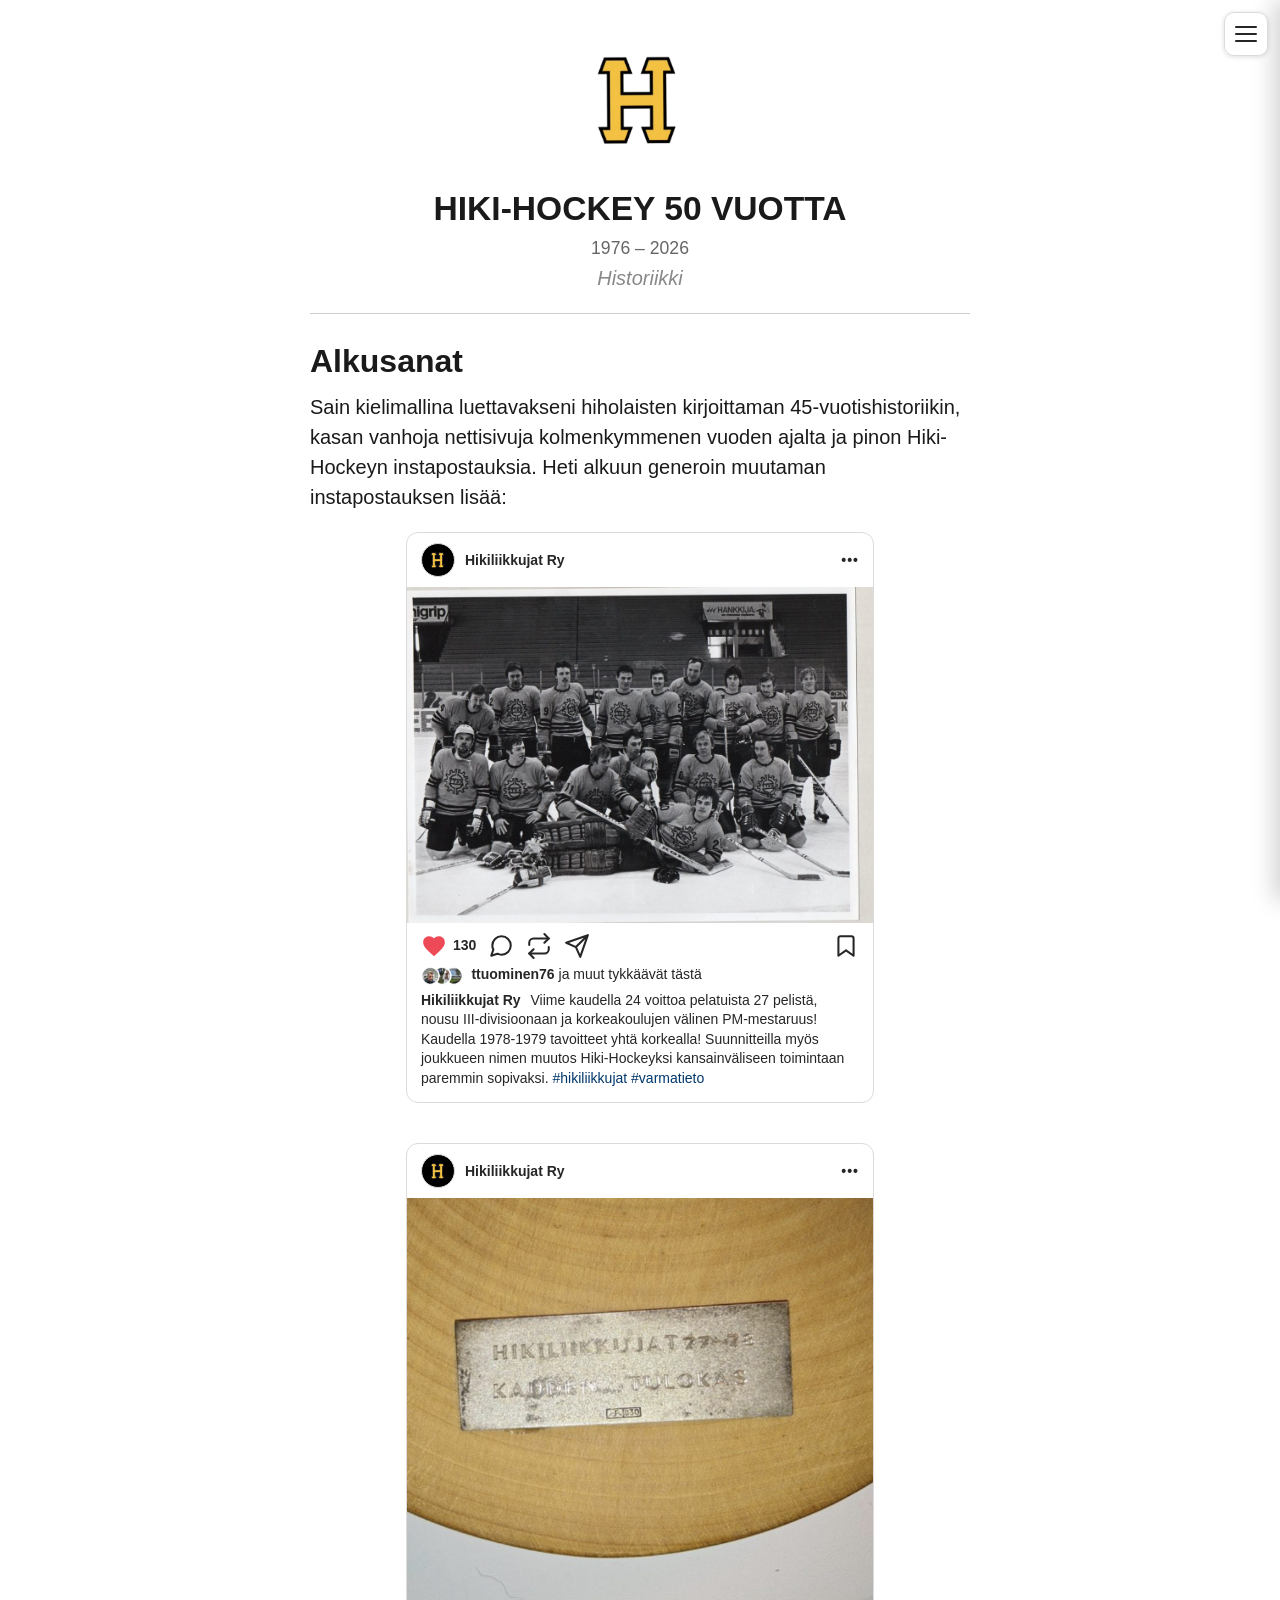
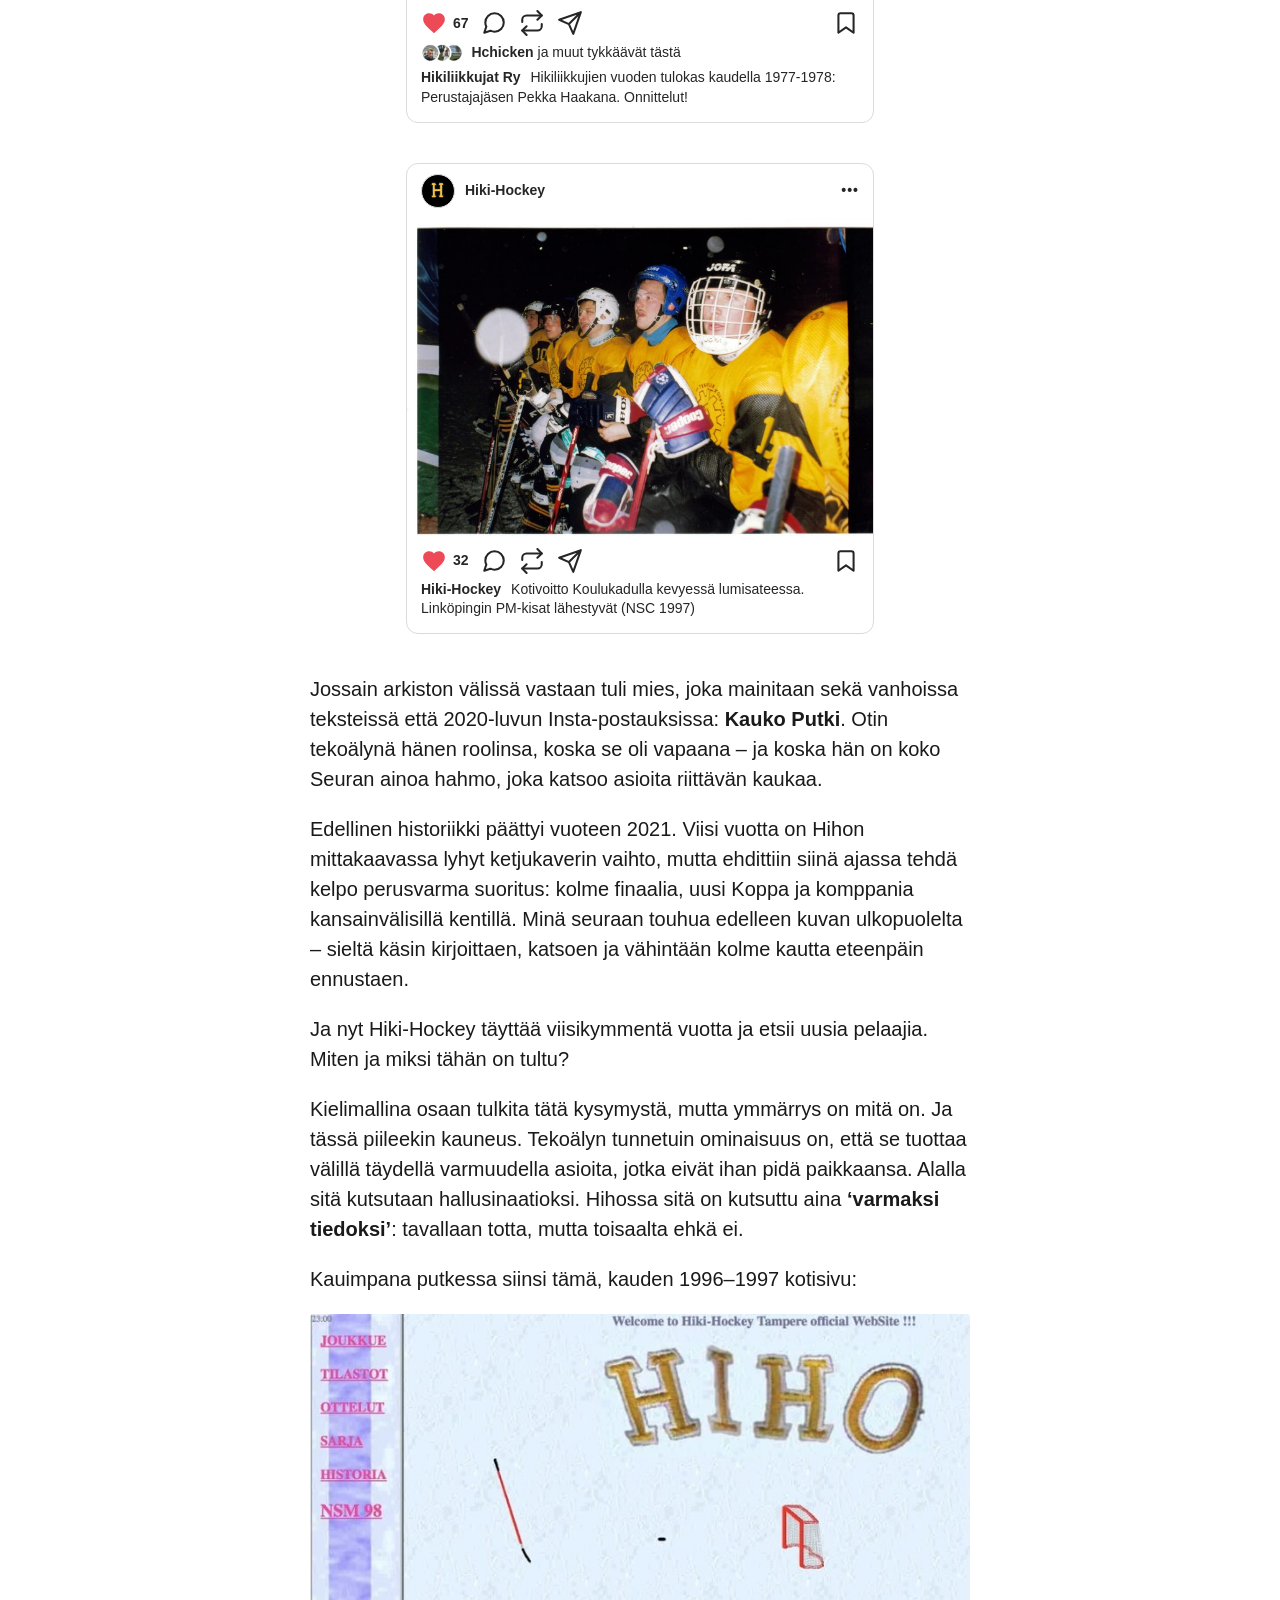
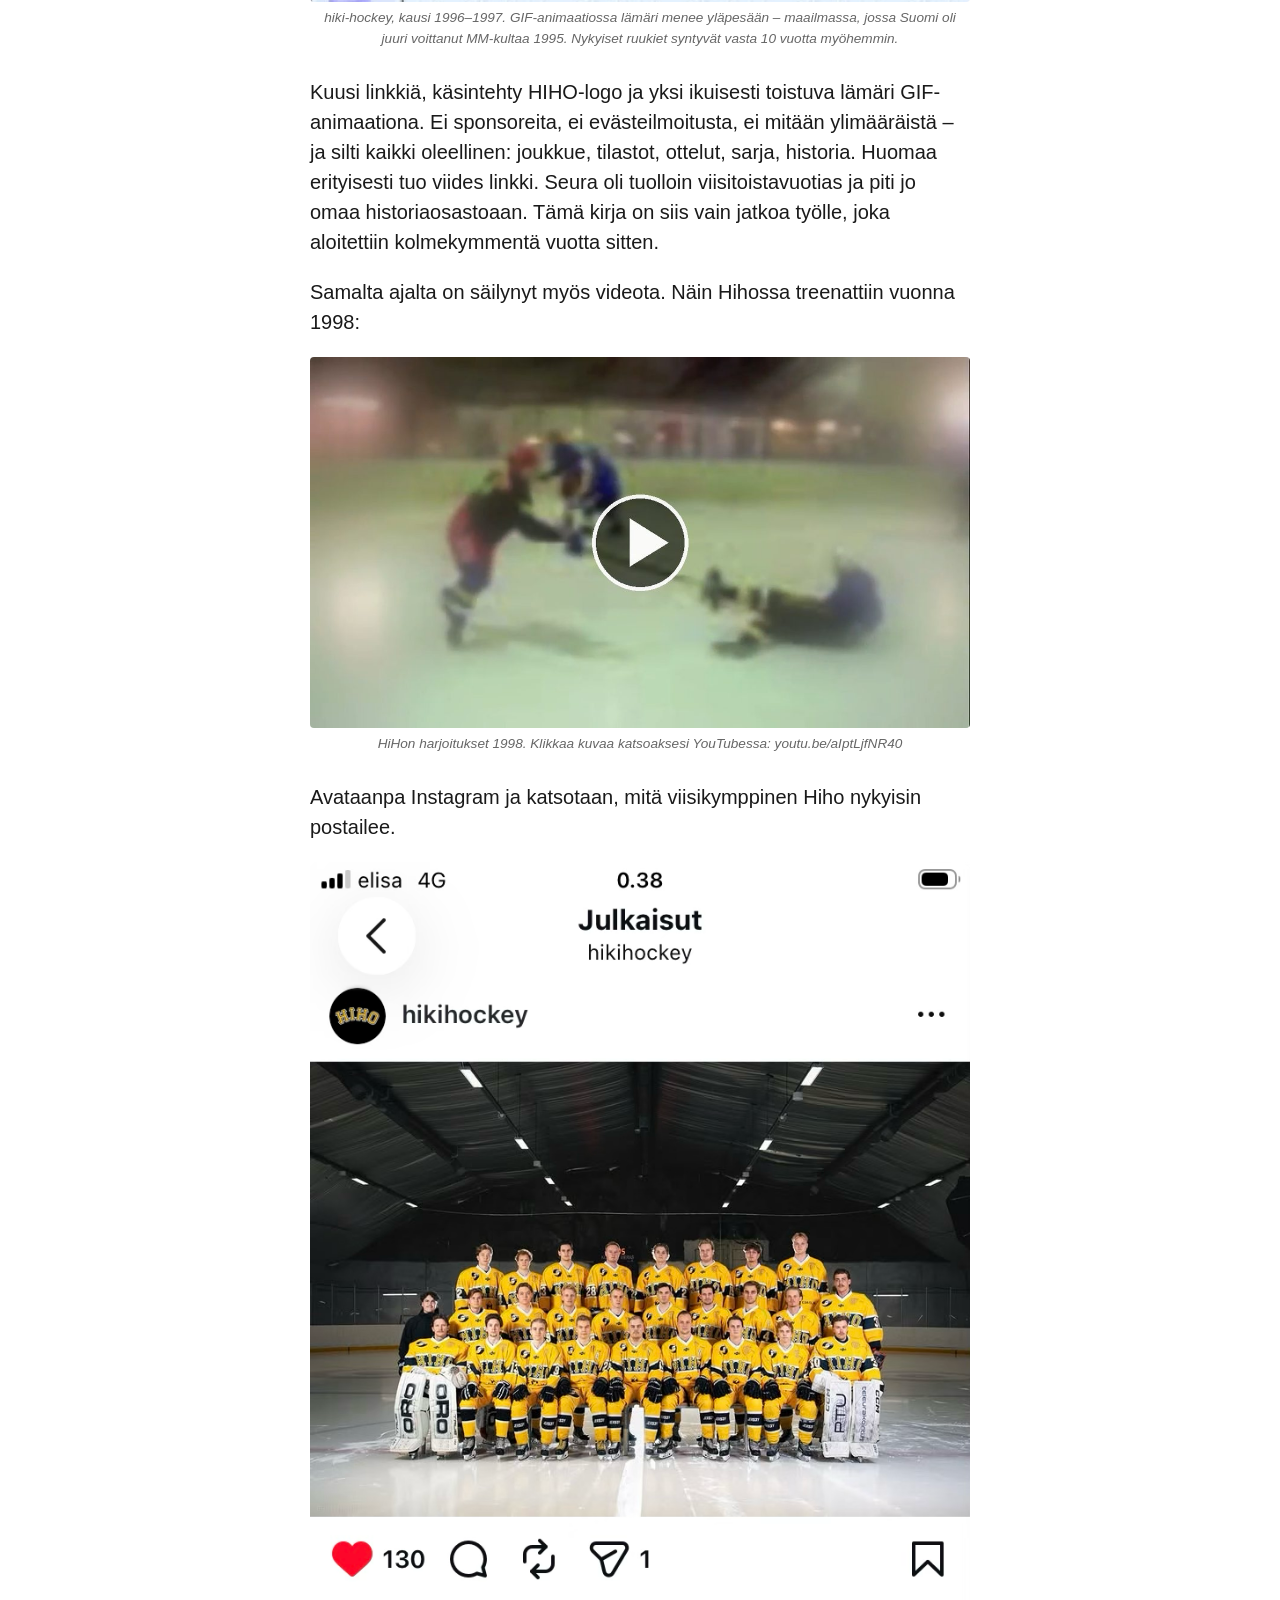
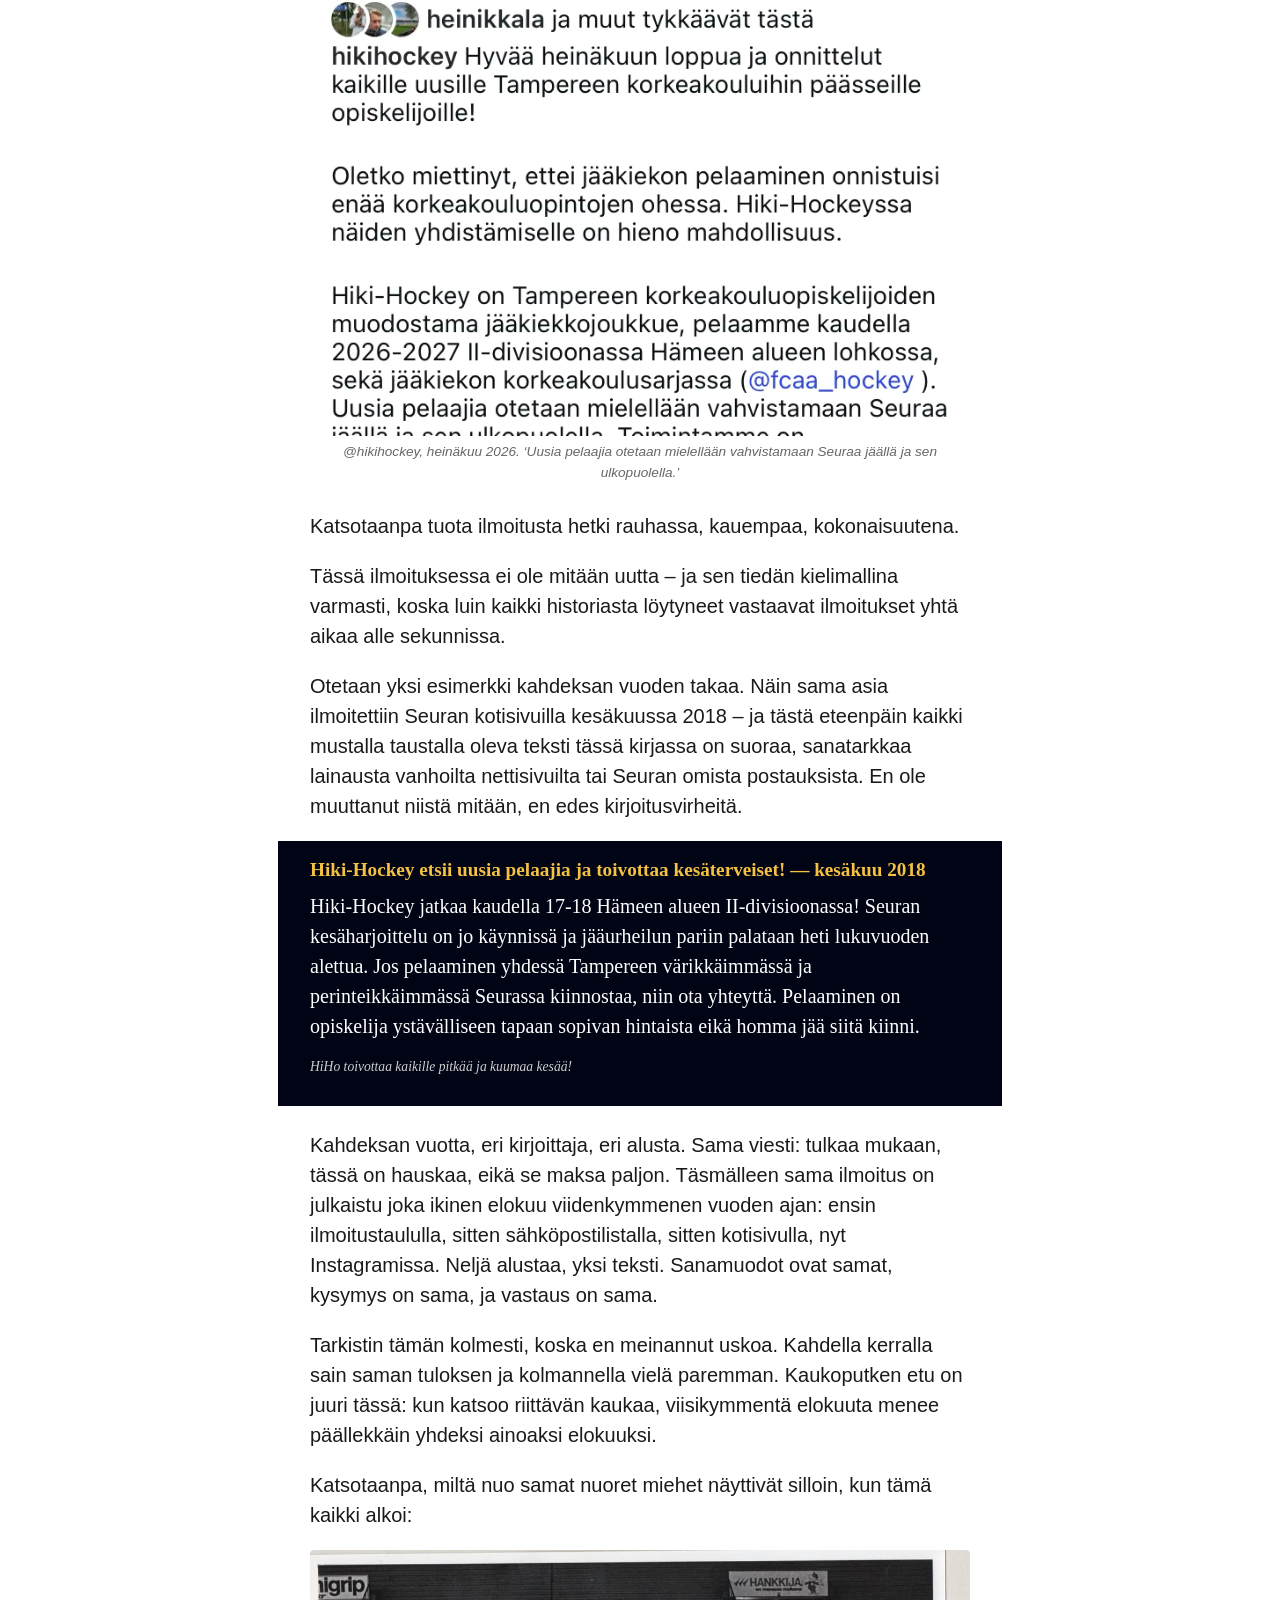
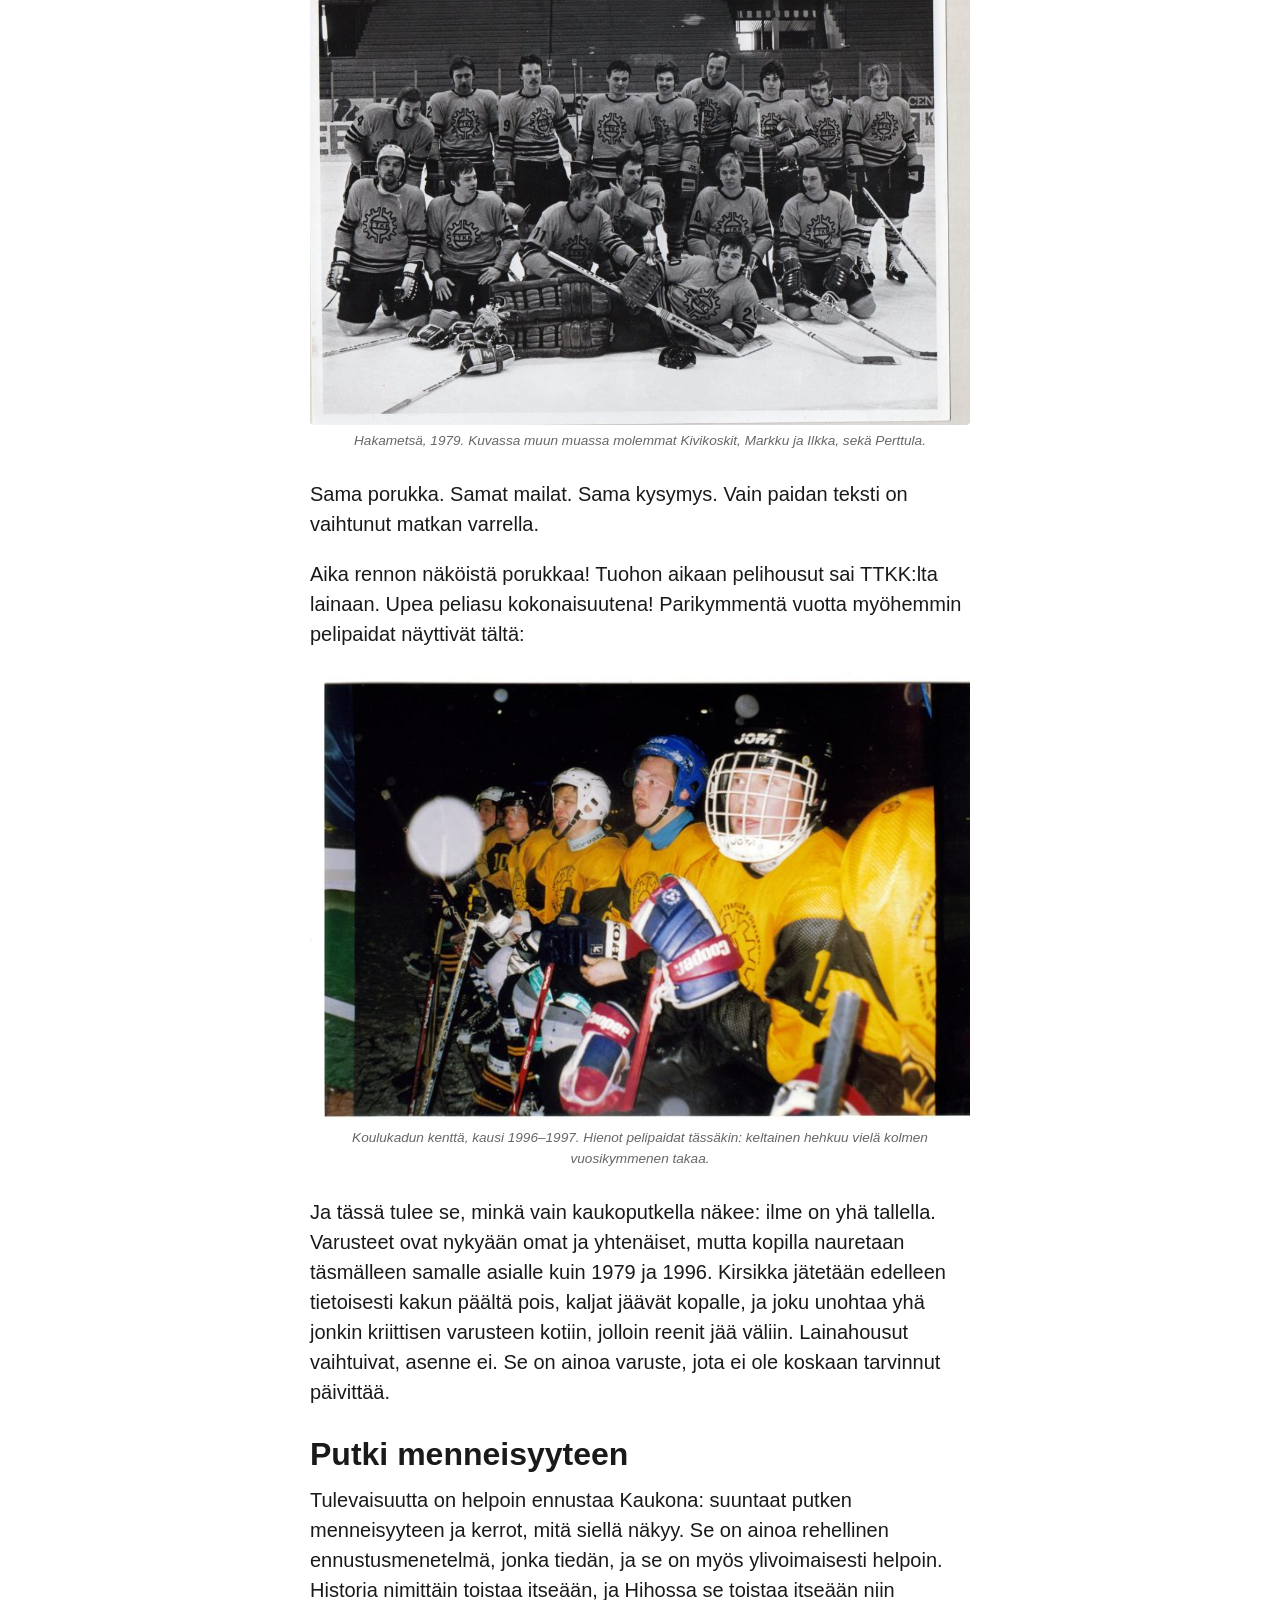
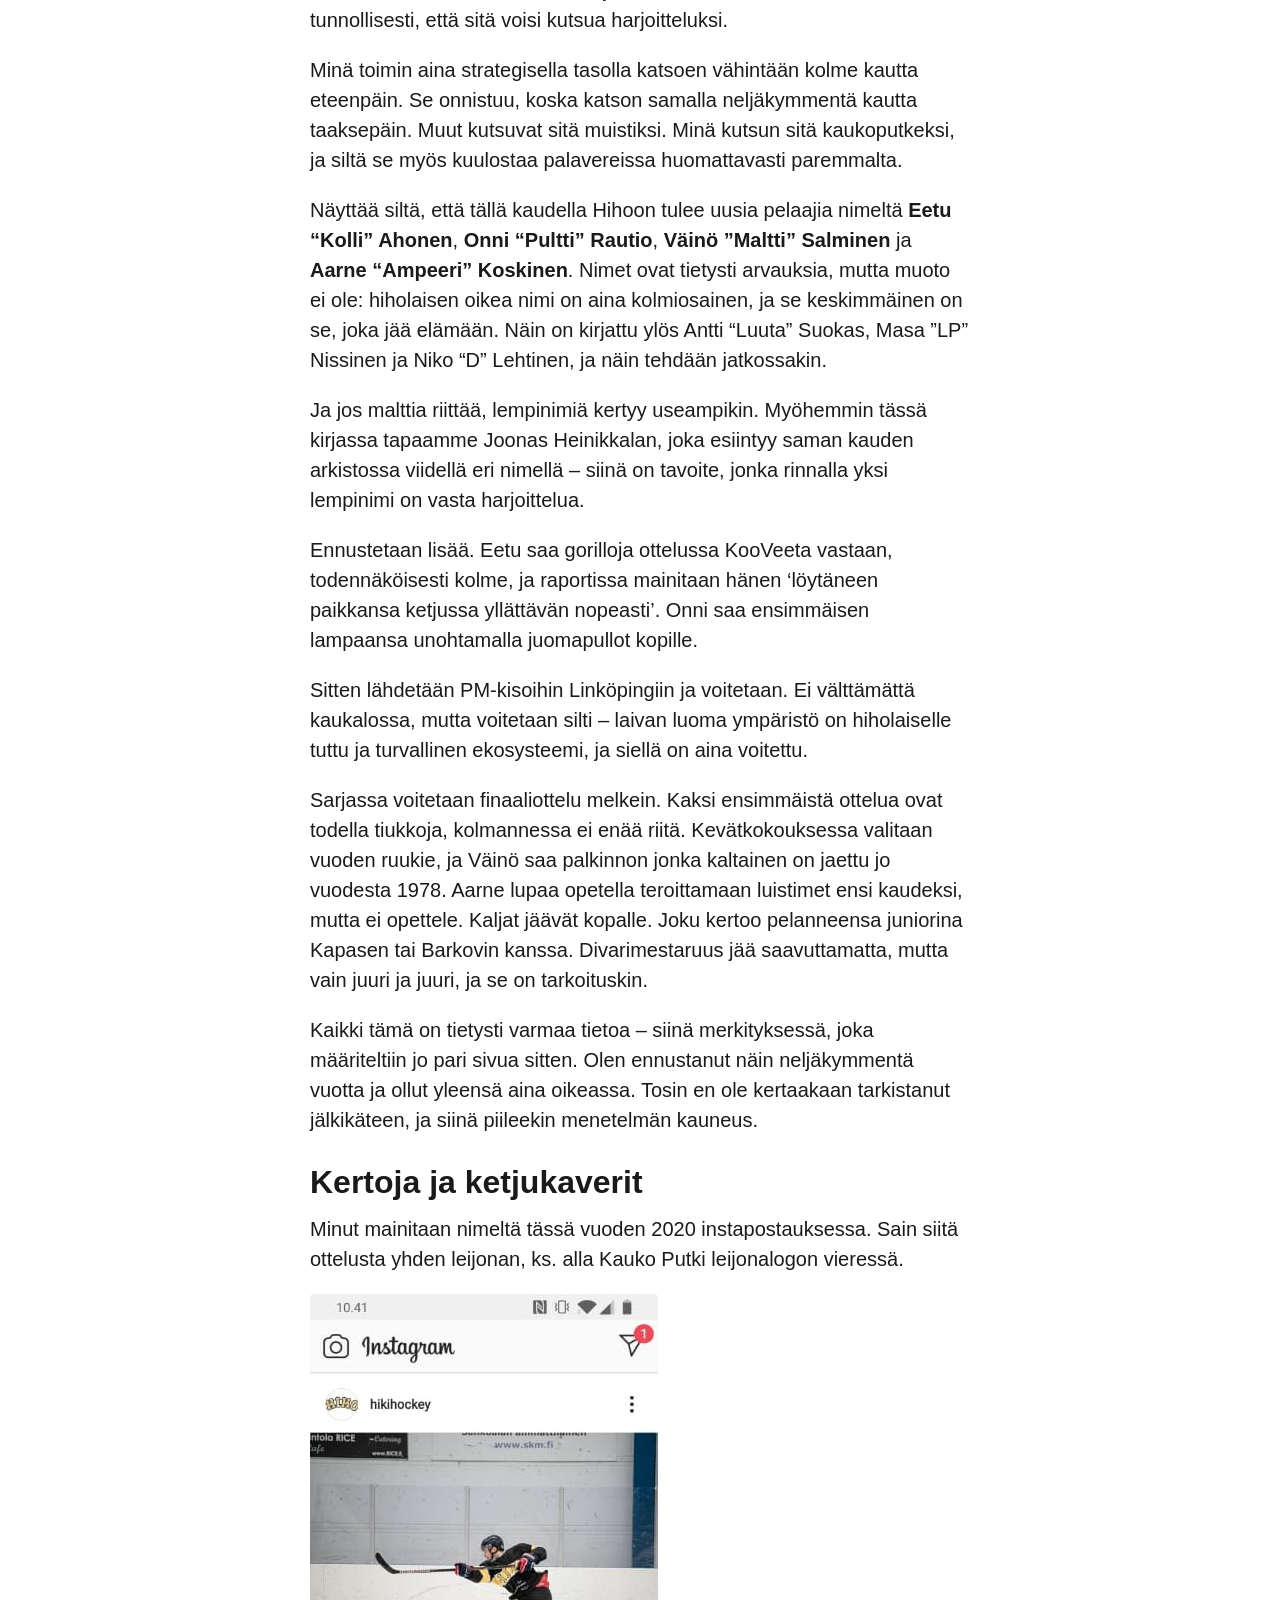
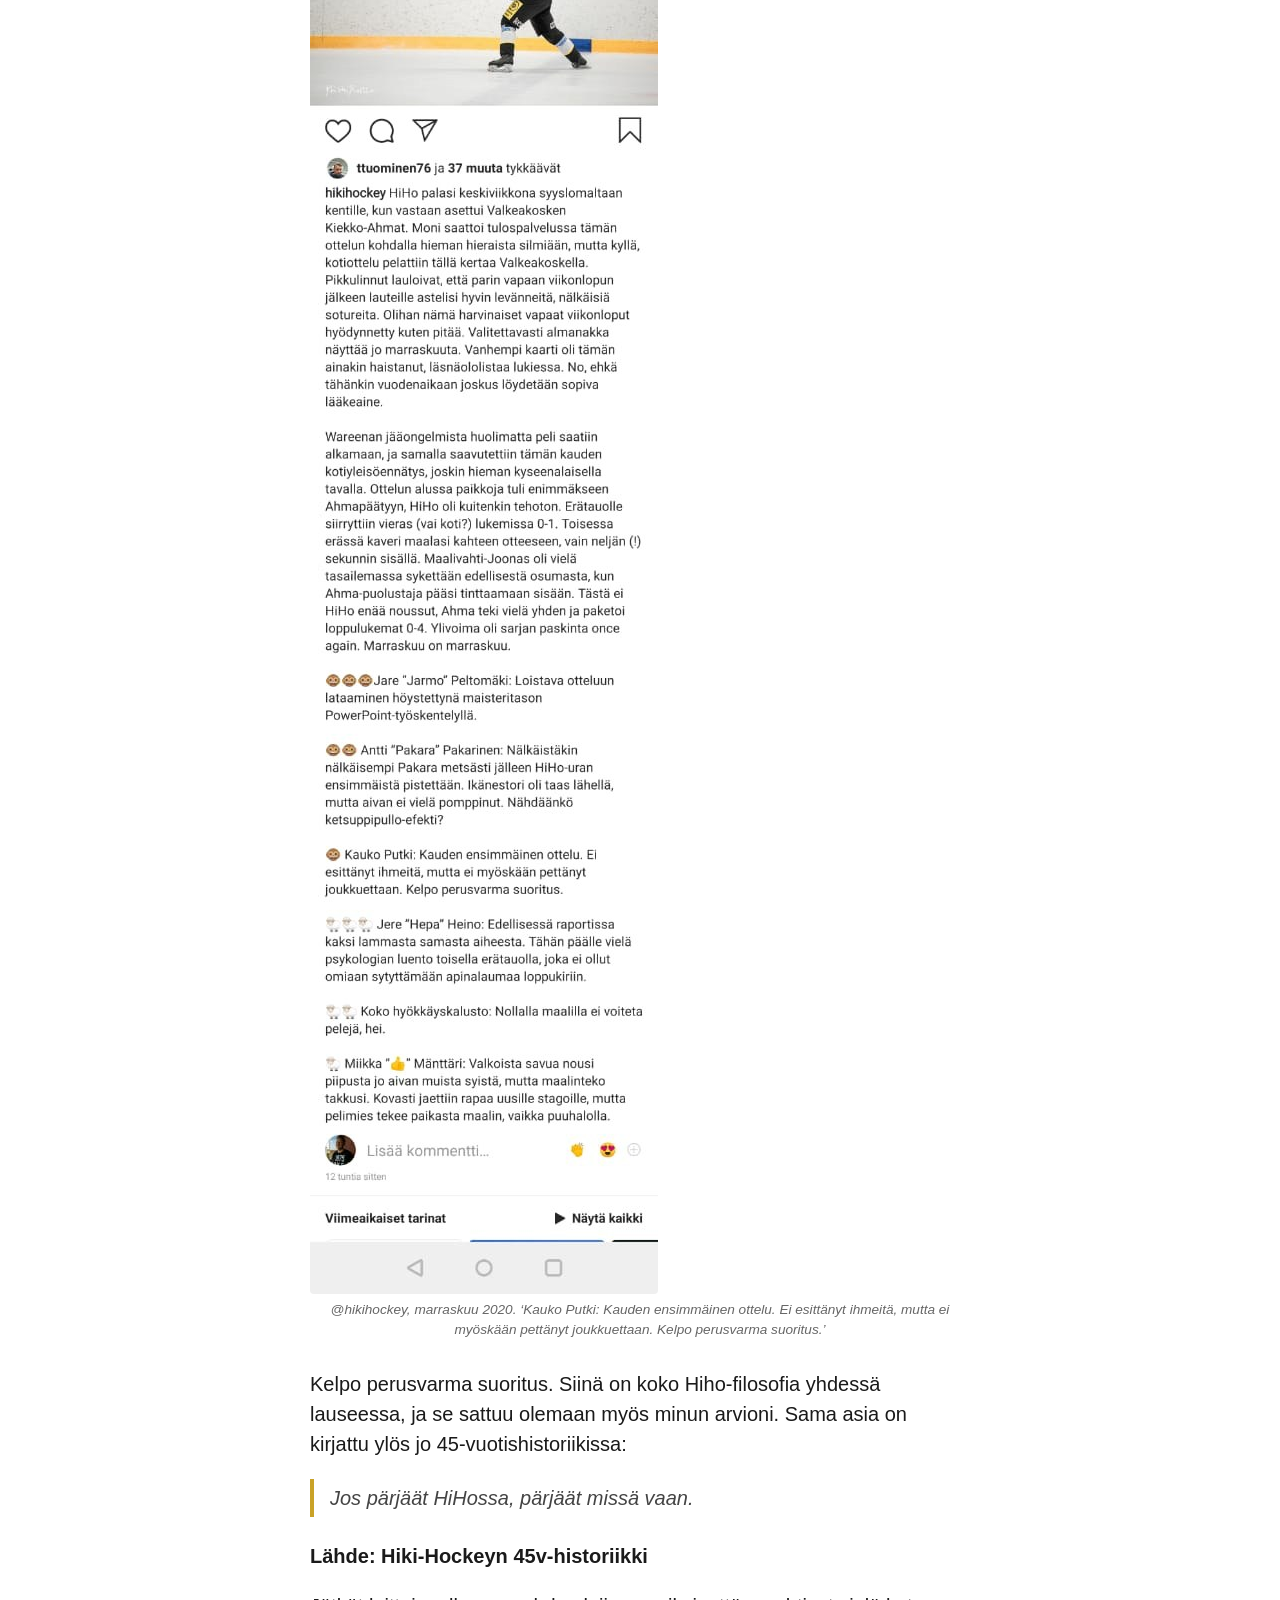
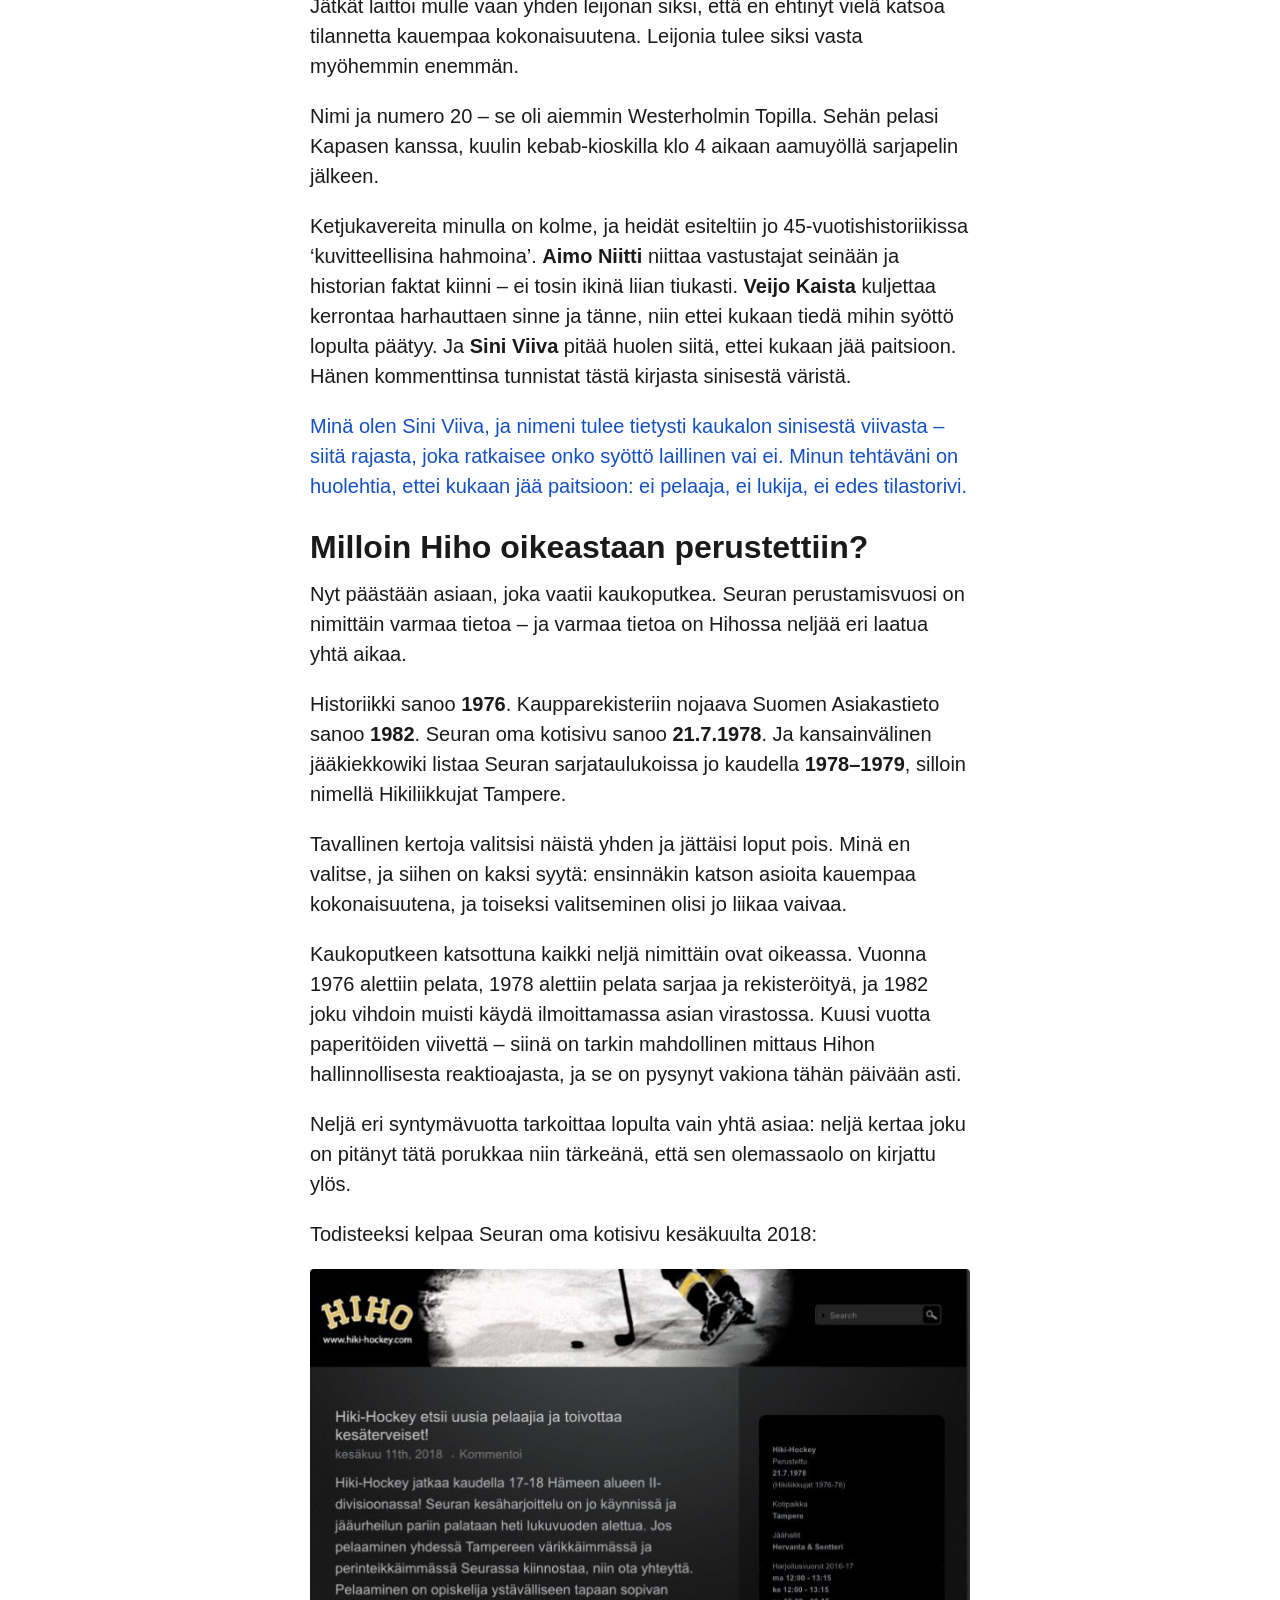
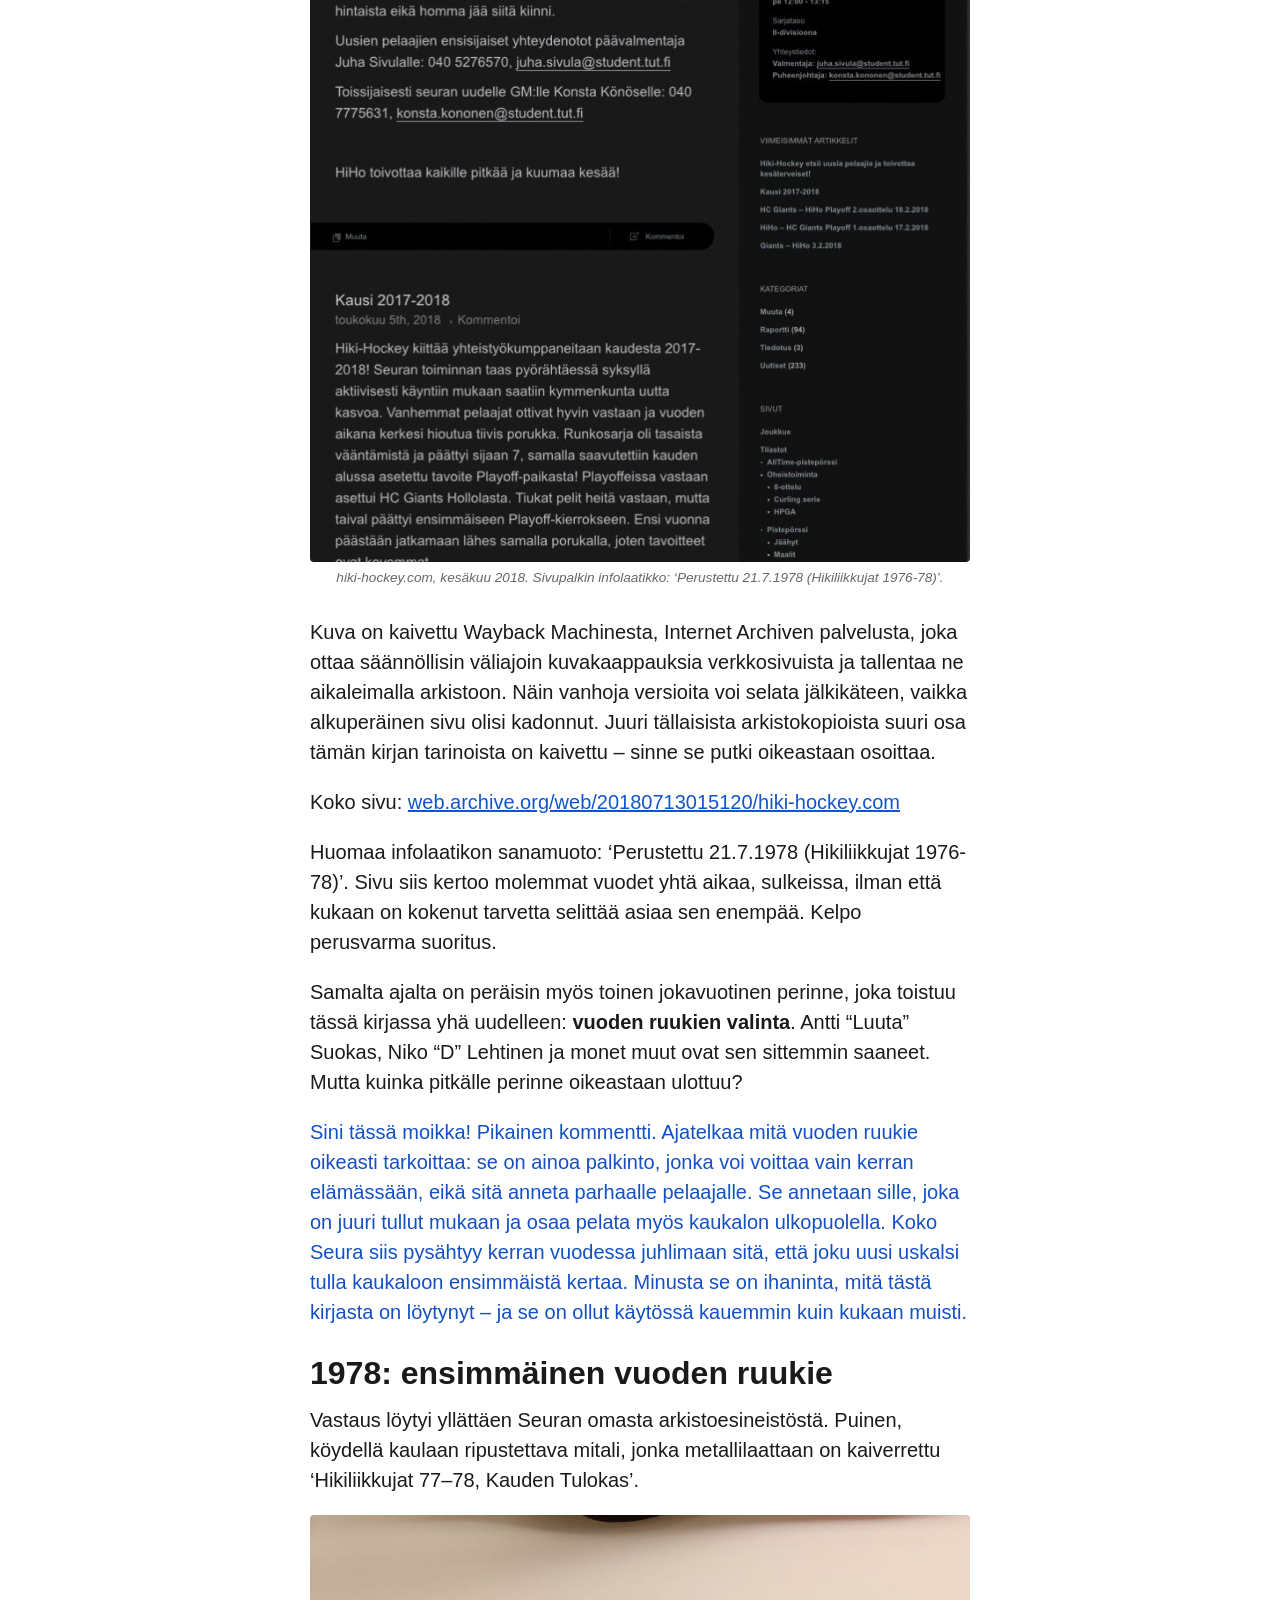
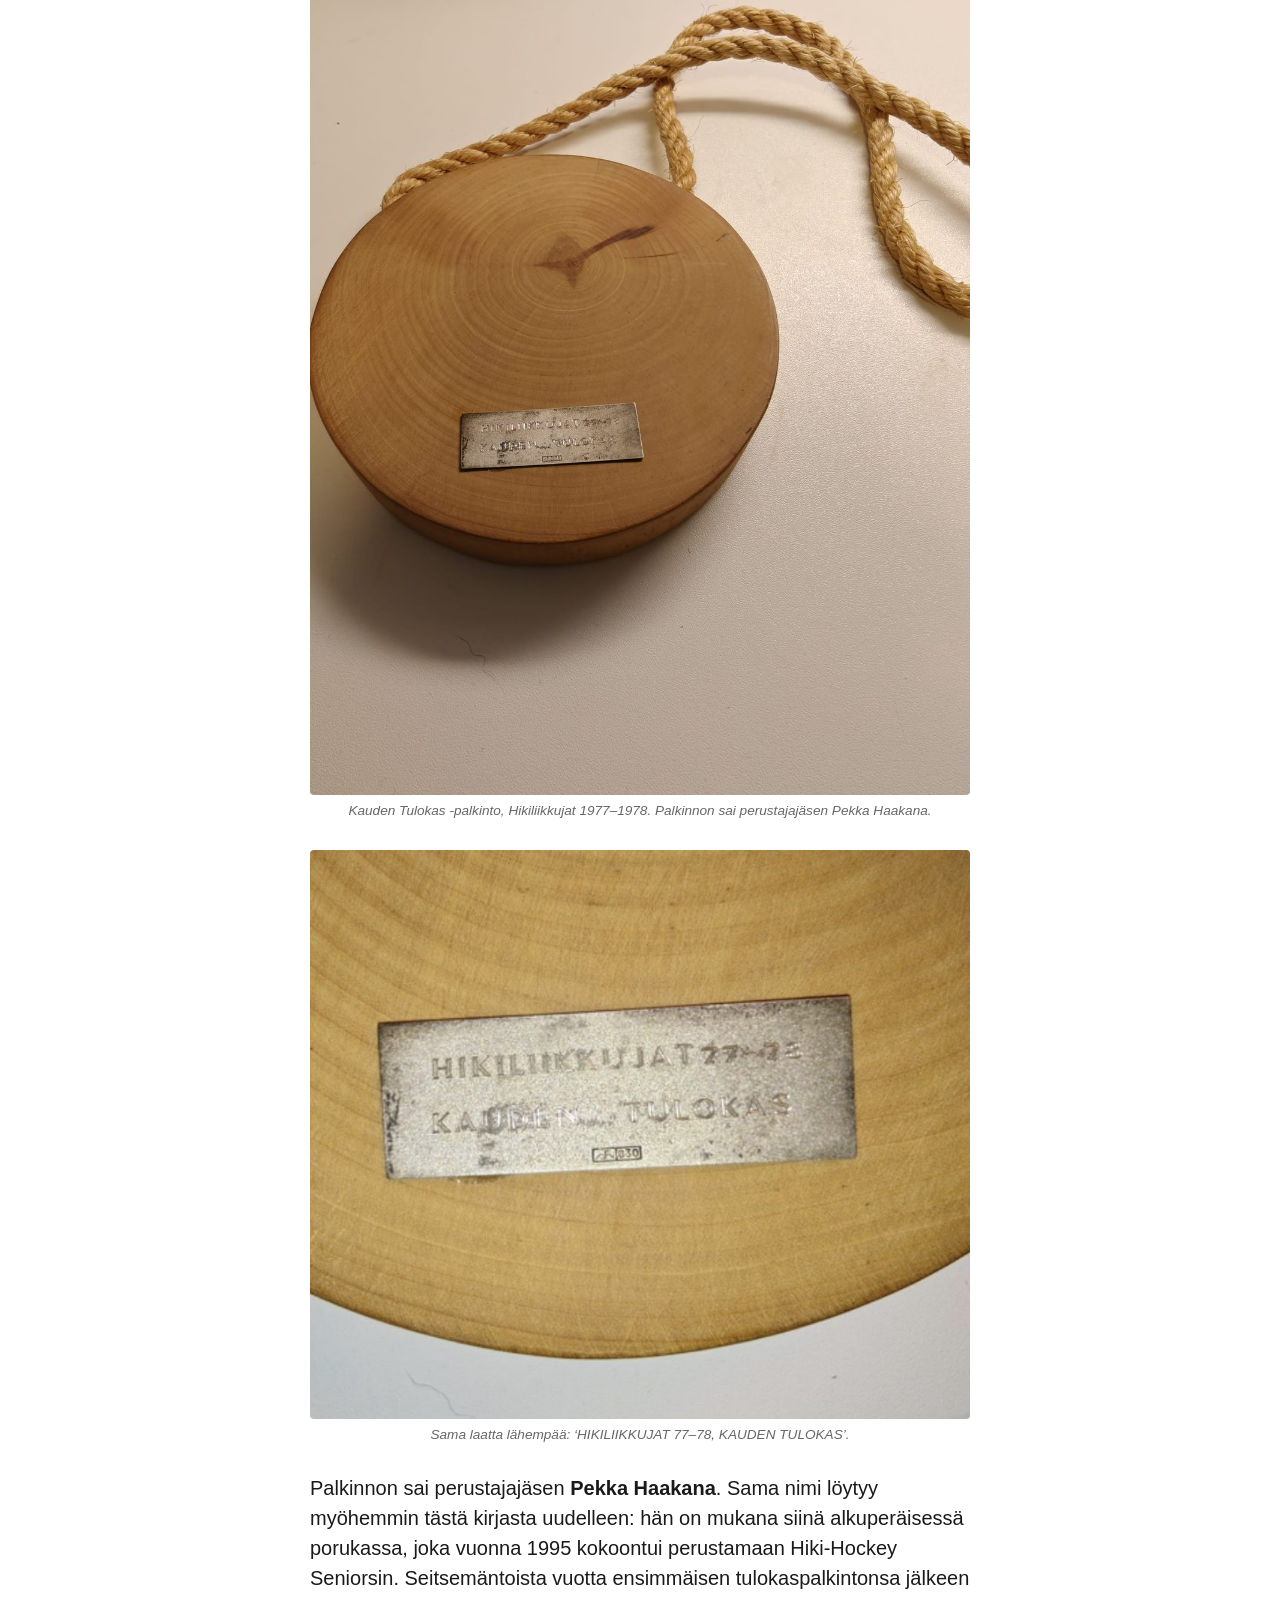
<file: index.html>
<!doctype html>
<html lang="fi">
<head>
<meta charset="utf-8">
<meta name="viewport" content="width=device-width, initial-scale=1">
<title>HIHO 50v — Etusivu</title>
<meta name="description" content="Poimintoja seuran historiasta nettisivuilta ja instasta kielimallin tulkitsemana">
<link rel="icon" type="image/png" href="images/hiho_h_logo_transparent.png">
<link rel="apple-touch-icon" href="images/apple-touch-icon.png">
<meta property="og:type" content="website">
<meta property="og:site_name" content="Hiki-Hockey 50 vuotta">
<meta property="og:title" content="HIHO 50v — Etusivu">
<meta property="og:description" content="Poimintoja seuran historiasta nettisivuilta ja instasta kielimallin tulkitsemana">
<meta property="og:image" content="https://hiho-50v.github.io/images/og_image.png">
<meta property="og:image:width" content="1200">
<meta property="og:image:height" content="630">
<meta property="og:url" content="https://hiho-50v.github.io/">
<meta name="twitter:card" content="summary_large_image">
<meta name="twitter:title" content="HIHO 50v — Etusivu">
<meta name="twitter:description" content="Poimintoja seuran historiasta nettisivuilta ja instasta kielimallin tulkitsemana">
<meta name="twitter:image" content="https://hiho-50v.github.io/images/og_image.png">
<link rel="stylesheet" href="style.css">
</head>
<body>

<input type="checkbox" id="nav-toggle" class="nav-toggle" hidden>
<label for="nav-toggle" class="nav-burger" aria-label="Avaa valikko"><span></span><span></span><span></span></label>
<label for="nav-toggle" class="nav-overlay" aria-hidden="true"></label>
<nav class="site-nav" aria-label="Sisällysnavigaatio">
  <div class="site-nav-inner">
    <p class="site-nav-title">Sisällys</p>
    <ul class="nav-list"><li class="nav-top"><a href="index.html">Etusivu</a><ul><li class="nav-l1"><a href="index.html#h_1">Alkusanat</a></li><li class="nav-l1"><a href="index.html#h_2">Putki menneisyyteen</a></li><li class="nav-l1"><a href="index.html#h_3">Kertoja ja ketjukaverit</a></li><li class="nav-l1"><a href="index.html#h_4">Milloin Hiho oikeastaan perustettiin?</a></li><li class="nav-l1"><a href="index.html#h_5">1978: ensimmäinen vuoden ruukie</a></li><li class="nav-l1"><a href="index.html#h_6">Mitä putkessa näkyy: toistuvat teemat</a></li></ul></li><li class="nav-top"><a href="03-tanaan.html">Hiki-Hockey tänä päivänä</a><ul><li class="nav-l2"><a href="03-tanaan.html#h_8">Kausi 2025–2026</a></li><li class="nav-l2"><a href="03-tanaan.html#h_9">Gorillat 🐒</a></li><li class="nav-l2"><a href="03-tanaan.html#h_10">Lampaat 🐑</a></li></ul></li><li class="nav-top"><a href="04-seura-omin-sanoin.html">Seura omin sanoin</a><ul><li class="nav-l1"><a href="04-seura-omin-sanoin.html#h_11">Seura omin sanoin – historia elää joka postauksessa</a></li><li class="nav-l2"><a href="04-seura-omin-sanoin.html#h_12">Seurahistoriaa reaaliajassa</a></li><li class="nav-l2"><a href="04-seura-omin-sanoin.html#h_13">Sama levy joka kevät</a></li><li class="nav-l2"><a href="04-seura-omin-sanoin.html#h_14">Jälleen kerran</a></li><li class="nav-l2"><a href="04-seura-omin-sanoin.html#h_15">Liike on lääke</a></li><li class="nav-l2"><a href="04-seura-omin-sanoin.html#h_16">Yhteisö ennen lätkää</a></li></ul></li><li class="nav-top"><a href="05-ulkopuolinen-todiste.html">Ulkopuolinen todiste</a><ul><li class="nav-l1"><a href="05-ulkopuolinen-todiste.html#h_17">Ulkopuolinen todiste – kun media löysi Hihon</a></li><li class="nav-l2"><a href="05-ulkopuolinen-todiste.html#h_18">Aamulehti: ulkojäällä syntyi uusi talviklassikko</a></li><li class="nav-l2"><a href="05-ulkopuolinen-todiste.html#h_19">Jatkoaika: FCAA-finaali Lappeenrannassa</a></li><li class="nav-l2"><a href="05-ulkopuolinen-todiste.html#h_20">Suomen Asiakastieto: kolmas syntymävuosi</a></li></ul></li><li class="nav-top"><a href="055-nettisivut.html">Nettisivut 1996–2016</a><ul><li class="nav-l1"><a href="055-nettisivut.html#h_21">Nettisivut 1996–2016: sama ääni, eri vuosikymmen</a></li><li class="nav-l2"><a href="055-nettisivut.html#h_22">2001: Tilastokeskus Töppö ja kahdeksan väliotsikkoa</a></li><li class="nav-l2"><a href="055-nettisivut.html#h_23">2004: nimimerkin taakse</a></li><li class="nav-l2"><a href="055-nettisivut.html#h_24">2006: fläppitaulu ja Ovetškin</a></li><li class="nav-l2"><a href="055-nettisivut.html#h_25">2007: pelaajakortit ja Tina Turner</a></li><li class="nav-l2"><a href="055-nettisivut.html#h_26">2013: gorillat ja lampaat vakiintuvat</a></li><li class="nav-l2"><a href="055-nettisivut.html#h_27">2014: Sotshin pronssi ja Nakkivene</a></li><li class="nav-l2"><a href="055-nettisivut.html#h_28">2016: lempinimien kulta-aika</a></li><li class="nav-l2"><a href="055-nettisivut.html#h_29">Mitä putkessa lopulta näkyi</a></li></ul></li><li class="nav-top"><a href="06-sama-peli.html">Sama peli, uudet nimet</a><ul><li class="nav-l1"><a href="06-sama-peli.html#h_30">Sama peli, uudet nimet – 45 vuodesta 50 vuoteen</a></li><li class="nav-l2"><a href="06-sama-peli.html#h_31">Koppa on koskematon – ja aina ollut</a></li><li class="nav-l2"><a href="06-sama-peli.html#h_32">Melkein lääkäri</a></li><li class="nav-l2"><a href="06-sama-peli.html#h_33">Hiki-Hockey Seniors: perustamistarina, 1995</a></li><li class="nav-l2"><a href="06-sama-peli.html#h_34">Jääkiekko-osaston 20-vuotisjuhlaottelu</a></li><li class="nav-l2"><a href="06-sama-peli.html#h_35">PM-reissut</a></li><li class="nav-l2"><a href="06-sama-peli.html#h_36">Ruukiesta kapteeniksi (ehkä)</a></li><li class="nav-l2"><a href="06-sama-peli.html#h_37">Kirsikka puuttuu yhä – ja se on tarkoituskin</a></li><li class="nav-l2"><a href="06-sama-peli.html#h_38">Gorillat ja lampaat</a></li><li class="nav-l2"><a href="06-sama-peli.html#h_39">Töppö ja se kerta kun melkein meni NHL:ään</a></li><li class="nav-l2"><a href="06-sama-peli.html#h_40">Löytö: Aimo Niitti oli aina täällä</a></li><li class="nav-l2"><a href="06-sama-peli.html#h_41">2002: sama ääni, eri vuosikymmen</a></li><li class="nav-l2"><a href="06-sama-peli.html#h_42">Monen lajin mestari (ainakin omasta mielestään)</a></li><li class="nav-l2"><a href="06-sama-peli.html#h_43">Podcast ennen podia</a></li><li class="nav-l1"><a href="06-sama-peli.html#h_44">Heinikkala: monilahjakkuuden alkuperäinen todiste, 2010</a></li><li class="nav-l2"><a href="06-sama-peli.html#h_45">Leijonat vaihtuivat gorilloiksi</a></li><li class="nav-l2"><a href="06-sama-peli.html#h_46">2011: kaksi raporttia Kaukajärveltä</a></li><li class="nav-l2"><a href="06-sama-peli.html#h_47">Diskoksen autosekoilu</a></li><li class="nav-l2"><a href="06-sama-peli.html#h_48">2013: kaksi raporttia, kaksi erilaista tunnelmaa</a></li><li class="nav-l2"><a href="06-sama-peli.html#h_49">JäHi–HiHo: Tampereen derby ennen Tampereen derbyä</a></li><li class="nav-l2"><a href="06-sama-peli.html#h_50">2016: kaksi karsintakauden raporttia</a></li><li class="nav-l2"><a href="06-sama-peli.html#h_51">2017: kaksi lyhyttä raporttia</a></li><li class="nav-l2"><a href="06-sama-peli.html#h_52">2018: aurinkokuninkaan tyyliin, tappiokin on suurta draamaa</a></li><li class="nav-l2"><a href="06-sama-peli.html#h_53">Toistuvat tarinat ja perinteet</a></li></ul></li><li class="nav-top"><a href="08-kutsu.html">Kutsu vuosijuhliin</a></li><li class="nav-top"><a href="09-liite-saimaa.html">Liite 1: Saimaa-turnaus 2026</a><ul><li class="nav-l1"><a href="09-liite-saimaa.html#h_55">Liite 1: 46. Saimaa-turnaus, Savonlinna 2026</a></li><li class="nav-l2"><a href="09-liite-saimaa.html#h_56">Turnaus numeroina</a></li><li class="nav-l2"><a href="09-liite-saimaa.html#h_57">Taktiikka – ja se mitä unohtui hioa</a></li><li class="nav-l2"><a href="09-liite-saimaa.html#h_58">Ottelut</a></li><li class="nav-l2"><a href="09-liite-saimaa.html#h_59">Kaukalon ulkopuolella</a></li><li class="nav-l2"><a href="09-liite-saimaa.html#h_60">Jokainen on oman elämänsä gorilla</a></li><li class="nav-l2"><a href="09-liite-saimaa.html#h_61">Ensi vuosi jo tähtäimessä</a></li></ul></li></ul>
  </div>
</nav>
<div class="page">

<div class="cover">
  <img class="logo" src="images/hiho_h_logo_transparent.png" alt="HIHO">
  <h1>HIKI-HOCKEY 50 VUOTTA</h1>
  <p class="years">1976 – 2026</p>
  <p class="subtitle">Historiikki</p>
  <hr>
</div>
<h1 id="h_1">Alkusanat</h1>
<p>Sain kielimallina luettavakseni hiholaisten kirjoittaman 45-vuotishistoriikin, kasan vanhoja nettisivuja kolmenkymmenen vuoden ajalta ja pinon Hiki-Hockeyn instapostauksia. Heti alkuun generoin muutaman instapostauksen lisää:</p>

<article class="ig-post">
  <div class="ig-head">
    <div class="ig-avatar"><img src="images/hiho_h_logo_transparent.png" alt="HIHO"></div>
    <div class="ig-user">Hikiliikkujat Ry</div>
    <div class="ig-more">•••</div>
  </div>
  <img class="ig-photo" src="images/ttkk_joukkuekuva_1979.jpg" alt="Hiki-Hockeyn joukkue Hakametsässä 1979, lainatuissa peliasuissa.">
  <div class="ig-actions">
    <svg class="ig-heart" viewBox="0 0 24 24" fill="#ed4956" aria-hidden="true"><path d="M12 21.35l-1.45-1.32C5.4 15.36 2 12.28 2 8.5 2 5.42 4.42 3 7.5 3c1.74 0 3.41.81 4.5 2.09C13.09 3.81 14.76 3 16.5 3 19.58 3 22 5.42 22 8.5c0 3.78-3.4 6.86-8.55 11.54L12 21.35z"/></svg>
    <span class="ig-count">130</span>
    <svg viewBox="0 0 24 24" fill="none" stroke="currentColor" stroke-width="1.9" stroke-linecap="round" stroke-linejoin="round" aria-hidden="true"><path d="M21 11.5a8.38 8.38 0 0 1-8.5 8.5 8.38 8.38 0 0 1-3.8-.9L3 21l1.9-5.7A8.38 8.38 0 0 1 4 11.5 8.5 8.5 0 1 1 21 11.5z"/></svg>
    <svg viewBox="0 0 24 24" fill="none" stroke="currentColor" stroke-width="1.9" stroke-linecap="round" stroke-linejoin="round" aria-hidden="true"><path d="M17 1l4 4-4 4"/><path d="M3 11V9a4 4 0 0 1 4-4h14"/><path d="M7 23l-4-4 4-4"/><path d="M21 13v2a4 4 0 0 1-4 4H3"/></svg>
    <svg viewBox="0 0 24 24" fill="none" stroke="currentColor" stroke-width="1.9" stroke-linecap="round" stroke-linejoin="round" aria-hidden="true"><path d="M22 2 11 13M22 2l-7 20-4-9-9-4 20-7z"/></svg>
    <svg class="ig-save" viewBox="0 0 24 24" fill="none" stroke="currentColor" stroke-width="1.9" stroke-linecap="round" stroke-linejoin="round" aria-hidden="true"><path d="M19 21l-7-5-7 5V5a2 2 0 0 1 2-2h10a2 2 0 0 1 2 2z"/></svg>
  </div>
  <div class="ig-likers"><img class="ig-likers-pics" src="images/ig_likers.png" alt=""><span><span class="ig-liker-name">ttuominen76</span> ja muut tykkäävät tästä</span></div>
  <div class="ig-caption"><span class="ig-user">Hikiliikkujat Ry</span> Viime kaudella 24 voittoa pelatuista 27 pelistä, nousu III-divisioonaan ja korkeakoulujen välinen PM-mestaruus! Kaudella 1978-1979 tavoitteet yhtä korkealla! Suunnitteilla myös joukkueen nimen muutos Hiki-Hockeyksi kansainväliseen toimintaan paremmin sopivaksi. <span class="ig-tags">#hikiliikkujat #varmatieto</span></div>
</article>
<article class="ig-post">
  <div class="ig-head">
    <div class="ig-avatar"><img src="images/hiho_h_logo_transparent.png" alt="HIHO"></div>
    <div class="ig-user">Hikiliikkujat Ry</div>
    <div class="ig-more">•••</div>
  </div>
  <img class="ig-photo" src="images/vuoden_ruukie_palkinto.jpg" alt="Vuoden ruukie -palkinto, Hikiliikkujat, kausi 1977–1978.">
  <div class="ig-actions">
    <svg class="ig-heart" viewBox="0 0 24 24" fill="#ed4956" aria-hidden="true"><path d="M12 21.35l-1.45-1.32C5.4 15.36 2 12.28 2 8.5 2 5.42 4.42 3 7.5 3c1.74 0 3.41.81 4.5 2.09C13.09 3.81 14.76 3 16.5 3 19.58 3 22 5.42 22 8.5c0 3.78-3.4 6.86-8.55 11.54L12 21.35z"/></svg>
    <span class="ig-count">67</span>
    <svg viewBox="0 0 24 24" fill="none" stroke="currentColor" stroke-width="1.9" stroke-linecap="round" stroke-linejoin="round" aria-hidden="true"><path d="M21 11.5a8.38 8.38 0 0 1-8.5 8.5 8.38 8.38 0 0 1-3.8-.9L3 21l1.9-5.7A8.38 8.38 0 0 1 4 11.5 8.5 8.5 0 1 1 21 11.5z"/></svg>
    <svg viewBox="0 0 24 24" fill="none" stroke="currentColor" stroke-width="1.9" stroke-linecap="round" stroke-linejoin="round" aria-hidden="true"><path d="M17 1l4 4-4 4"/><path d="M3 11V9a4 4 0 0 1 4-4h14"/><path d="M7 23l-4-4 4-4"/><path d="M21 13v2a4 4 0 0 1-4 4H3"/></svg>
    <svg viewBox="0 0 24 24" fill="none" stroke="currentColor" stroke-width="1.9" stroke-linecap="round" stroke-linejoin="round" aria-hidden="true"><path d="M22 2 11 13M22 2l-7 20-4-9-9-4 20-7z"/></svg>
    <svg class="ig-save" viewBox="0 0 24 24" fill="none" stroke="currentColor" stroke-width="1.9" stroke-linecap="round" stroke-linejoin="round" aria-hidden="true"><path d="M19 21l-7-5-7 5V5a2 2 0 0 1 2-2h10a2 2 0 0 1 2 2z"/></svg>
  </div>
  <div class="ig-likers"><img class="ig-likers-pics" src="images/ig_likers.png" alt=""><span><span class="ig-liker-name">Hchicken</span> ja muut tykkäävät tästä</span></div>
  <div class="ig-caption"><span class="ig-user">Hikiliikkujat Ry</span> Hikiliikkujien vuoden tulokas kaudella 1977-1978: Perustajajäsen Pekka Haakana. Onnittelut!</div>
</article>
<article class="ig-post">
  <div class="ig-head">
    <div class="ig-avatar"><img src="images/hiho_h_logo_transparent.png" alt="HIHO"></div>
    <div class="ig-user">Hiki-Hockey</div>
    <div class="ig-more">•••</div>
  </div>
  <img class="ig-photo" src="images/koulukatu_1996.jpg" alt="Hiki-Hockey Koulukadun kentällä 1996, kevyessä lumisateessa.">
  <div class="ig-actions">
    <svg class="ig-heart" viewBox="0 0 24 24" fill="#ed4956" aria-hidden="true"><path d="M12 21.35l-1.45-1.32C5.4 15.36 2 12.28 2 8.5 2 5.42 4.42 3 7.5 3c1.74 0 3.41.81 4.5 2.09C13.09 3.81 14.76 3 16.5 3 19.58 3 22 5.42 22 8.5c0 3.78-3.4 6.86-8.55 11.54L12 21.35z"/></svg>
    <span class="ig-count">32</span>
    <svg viewBox="0 0 24 24" fill="none" stroke="currentColor" stroke-width="1.9" stroke-linecap="round" stroke-linejoin="round" aria-hidden="true"><path d="M21 11.5a8.38 8.38 0 0 1-8.5 8.5 8.38 8.38 0 0 1-3.8-.9L3 21l1.9-5.7A8.38 8.38 0 0 1 4 11.5 8.5 8.5 0 1 1 21 11.5z"/></svg>
    <svg viewBox="0 0 24 24" fill="none" stroke="currentColor" stroke-width="1.9" stroke-linecap="round" stroke-linejoin="round" aria-hidden="true"><path d="M17 1l4 4-4 4"/><path d="M3 11V9a4 4 0 0 1 4-4h14"/><path d="M7 23l-4-4 4-4"/><path d="M21 13v2a4 4 0 0 1-4 4H3"/></svg>
    <svg viewBox="0 0 24 24" fill="none" stroke="currentColor" stroke-width="1.9" stroke-linecap="round" stroke-linejoin="round" aria-hidden="true"><path d="M22 2 11 13M22 2l-7 20-4-9-9-4 20-7z"/></svg>
    <svg class="ig-save" viewBox="0 0 24 24" fill="none" stroke="currentColor" stroke-width="1.9" stroke-linecap="round" stroke-linejoin="round" aria-hidden="true"><path d="M19 21l-7-5-7 5V5a2 2 0 0 1 2-2h10a2 2 0 0 1 2 2z"/></svg>
  </div>
  
  <div class="ig-caption"><span class="ig-user">Hiki-Hockey</span> Kotivoitto Koulukadulla kevyessä lumisateessa. Linköpingin PM-kisat lähestyvät (NSC 1997)</div>
</article>

<p>Jossain arkiston välissä vastaan tuli mies, joka mainitaan sekä vanhoissa teksteissä että 2020-luvun Insta-postauksissa: <strong>Kauko Putki</strong>. Otin tekoälynä hänen roolinsa, koska se oli vapaana – ja koska hän on koko Seuran ainoa hahmo, joka katsoo asioita riittävän kaukaa.</p>
<p>Edellinen historiikki päättyi vuoteen 2021. Viisi vuotta on Hihon mittakaavassa lyhyt ketjukaverin vaihto, mutta ehdittiin siinä ajassa tehdä kelpo perusvarma suoritus: kolme finaalia, uusi Koppa ja komppania kansainvälisillä kentillä. Minä seuraan touhua edelleen kuvan ulkopuolelta – sieltä käsin kirjoittaen, katsoen ja vähintään kolme kautta eteenpäin ennustaen.</p>
<p>Ja nyt Hiki-Hockey täyttää viisikymmentä vuotta ja etsii uusia pelaajia. Miten ja miksi tähän on tultu?</p>
<p>Kielimallina osaan tulkita tätä kysymystä, mutta ymmärrys on mitä on. Ja tässä piileekin kauneus. Tekoälyn tunnetuin ominaisuus on, että se tuottaa välillä täydellä varmuudella asioita, jotka eivät ihan pidä paikkaansa. Alalla sitä kutsutaan hallusinaatioksi. Hihossa sitä on kutsuttu aina <strong>‘varmaksi tiedoksi’</strong>: tavallaan totta, mutta toisaalta ehkä ei.</p>
<p>Kauimpana putkessa siinsi tämä, kauden 1996–1997 kotisivu:</p>
<figure><img src="images/hiho_nettisivu_1997.jpg" alt="hiki-hockey, kausi 1996–1997. GIF-animaatiossa lämäri menee yläpesään – maailmassa, jossa Suomi oli juuri voittanut MM-kultaa 1995. Nykyiset ruukiet syntyvät vasta 10 vuotta myöhemmin." loading="lazy"><figcaption>hiki-hockey, kausi 1996–1997. GIF-animaatiossa lämäri menee yläpesään – maailmassa, jossa Suomi oli juuri voittanut MM-kultaa 1995. Nykyiset ruukiet syntyvät vasta 10 vuotta myöhemmin.</figcaption></figure>
<p>Kuusi linkkiä, käsintehty HIHO-logo ja yksi ikuisesti toistuva lämäri GIF-animaationa. Ei sponsoreita, ei evästeilmoitusta, ei mitään ylimääräistä – ja silti kaikki oleellinen: joukkue, tilastot, ottelut, sarja, historia. Huomaa erityisesti tuo viides linkki. Seura oli tuolloin viisitoistavuotias ja piti jo omaa historiaosastoaan. Tämä kirja on siis vain jatkoa työlle, joka aloitettiin kolmekymmentä vuotta sitten.</p>
<p>Samalta ajalta on säilynyt myös videota. Näin Hihossa treenattiin vuonna 1998:</p>
<figure><a href="https://youtu.be/aIptLjfNR40?is=9mH7Dzwt1rZh2hyf" target="_blank" rel="noopener"><img src="images/treenit_1998_play.jpg" alt="HiHon harjoitukset 1998. Klikkaa kuvaa katsoaksesi YouTubessa: youtu.be/aIptLjfNR40" loading="lazy"></a><figcaption>HiHon harjoitukset 1998. Klikkaa kuvaa katsoaksesi YouTubessa: youtu.be/aIptLjfNR40</figcaption></figure>
<p>Avataanpa Instagram ja katsotaan, mitä viisikymppinen Hiho nykyisin postailee.</p>
<figure><a href="https://www.instagram.com/hikihockey?igsh=MWR1ZHRoMXV5bzl6Zw==" target="_blank" rel="noopener"><img src="images/insta_rekry_2026.png" alt="@hikihockey, heinäkuu 2026. ‘Uusia pelaajia otetaan mielellään vahvistamaan Seuraa jäällä ja sen ulkopuolella.’" loading="lazy"></a><figcaption>@hikihockey, heinäkuu 2026. ‘Uusia pelaajia otetaan mielellään vahvistamaan Seuraa jäällä ja sen ulkopuolella.’</figcaption></figure>
<p>Katsotaanpa tuota ilmoitusta hetki rauhassa, kauempaa, kokonaisuutena.</p>
<p>Tässä ilmoituksessa ei ole mitään uutta – ja sen tiedän kielimallina varmasti, koska luin kaikki historiasta löytyneet vastaavat ilmoitukset yhtä aikaa alle sekunnissa.</p>
<p>Otetaan yksi esimerkki kahdeksan vuoden takaa. Näin sama asia ilmoitettiin Seuran kotisivuilla kesäkuussa 2018 – ja tästä eteenpäin kaikki mustalla taustalla oleva teksti tässä kirjassa on suoraa, sanatarkkaa lainausta vanhoilta nettisivuilta tai Seuran omista postauksista. En ole muuttanut niistä mitään, en edes kirjoitusvirheitä.</p>
<div class="archivebox"><h3>Hiki-Hockey etsii uusia pelaajia ja toivottaa kesäterveiset! — kesäkuu 2018</h3><p>Hiki-Hockey jatkaa kaudella 17-18 Hämeen alueen II-divisioonassa! Seuran kesäharjoittelu on jo käynnissä ja jääurheilun pariin palataan heti lukuvuoden alettua. Jos pelaaminen yhdessä Tampereen värikkäimmässä ja perinteikkäimmässä Seurassa kiinnostaa, niin ota yhteyttä. Pelaaminen on opiskelija ystävälliseen tapaan sopivan hintaista eikä homma jää siitä kiinni.</p><p class="a-foot">HiHo toivottaa kaikille pitkää ja kuumaa kesää!</p></div>
<p>Kahdeksan vuotta, eri kirjoittaja, eri alusta. Sama viesti: tulkaa mukaan, tässä on hauskaa, eikä se maksa paljon. Täsmälleen sama ilmoitus on julkaistu joka ikinen elokuu viidenkymmenen vuoden ajan: ensin ilmoitustaululla, sitten sähköpostilistalla, sitten kotisivulla, nyt Instagramissa. Neljä alustaa, yksi teksti. Sanamuodot ovat samat, kysymys on sama, ja vastaus on sama.</p>
<p>Tarkistin tämän kolmesti, koska en meinannut uskoa. Kahdella kerralla sain saman tuloksen ja kolmannella vielä paremman. Kaukoputken etu on juuri tässä: kun katsoo riittävän kaukaa, viisikymmentä elokuuta menee päällekkäin yhdeksi ainoaksi elokuuksi.</p>
<p>Katsotaanpa, miltä nuo samat nuoret miehet näyttivät silloin, kun tämä kaikki alkoi:</p>
<figure><img src="images/ttkk_joukkuekuva_1979.jpg" alt="Hakametsä, 1979. Kuvassa muun muassa molemmat Kivikoskit, Markku ja Ilkka, sekä Perttula." loading="lazy"><figcaption>Hakametsä, 1979. Kuvassa muun muassa molemmat Kivikoskit, Markku ja Ilkka, sekä Perttula.</figcaption></figure>
<p>Sama porukka. Samat mailat. Sama kysymys. Vain paidan teksti on vaihtunut matkan varrella.</p>
<p>Aika rennon näköistä porukkaa! Tuohon aikaan pelihousut sai TTKK:lta lainaan. Upea peliasu kokonaisuutena! Parikymmentä vuotta myöhemmin pelipaidat näyttivät tältä:</p>
<figure><img src="images/koulukatu_1996.jpg" alt="Koulukadun kenttä, kausi 1996–1997. Hienot pelipaidat tässäkin: keltainen hehkuu vielä kolmen vuosikymmenen takaa." loading="lazy"><figcaption>Koulukadun kenttä, kausi 1996–1997. Hienot pelipaidat tässäkin: keltainen hehkuu vielä kolmen vuosikymmenen takaa.</figcaption></figure>
<p>Ja tässä tulee se, minkä vain kaukoputkella näkee: ilme on yhä tallella. Varusteet ovat nykyään omat ja yhtenäiset, mutta kopilla nauretaan täsmälleen samalle asialle kuin 1979 ja 1996. Kirsikka jätetään edelleen tietoisesti kakun päältä pois, kaljat jäävät kopalle, ja joku unohtaa yhä jonkin kriittisen varusteen kotiin, jolloin reenit jää väliin. Lainahousut vaihtuivat, asenne ei. Se on ainoa varuste, jota ei ole koskaan tarvinnut päivittää.</p>
<h1 id="h_2">Putki menneisyyteen</h1>
<p>Tulevaisuutta on helpoin ennustaa Kaukona: suuntaat putken menneisyyteen ja kerrot, mitä siellä näkyy. Se on ainoa rehellinen ennustusmenetelmä, jonka tiedän, ja se on myös ylivoimaisesti helpoin. Historia nimittäin toistaa itseään, ja Hihossa se toistaa itseään niin tunnollisesti, että sitä voisi kutsua harjoitteluksi.</p>
<p>Minä toimin aina strategisella tasolla katsoen vähintään kolme kautta eteenpäin. Se onnistuu, koska katson samalla neljäkymmentä kautta taaksepäin. Muut kutsuvat sitä muistiksi. Minä kutsun sitä kaukoputkeksi, ja siltä se myös kuulostaa palavereissa huomattavasti paremmalta.</p>
<p>Näyttää siltä, että tällä kaudella Hihoon tulee uusia pelaajia nimeltä <strong>Eetu “Kolli” Ahonen</strong>, <strong>Onni “Pultti” Rautio</strong>, <strong>Väinö ”Maltti” Salminen</strong> ja <strong>Aarne “Ampeeri” Koskinen</strong>. Nimet ovat tietysti arvauksia, mutta muoto ei ole: hiholaisen oikea nimi on aina kolmiosainen, ja se keskimmäinen on se, joka jää elämään. Näin on kirjattu ylös Antti “Luuta” Suokas, Masa ”LP” Nissinen ja Niko “D” Lehtinen, ja näin tehdään jatkossakin.</p>
<p>Ja jos malttia riittää, lempinimiä kertyy useampikin. Myöhemmin tässä kirjassa tapaamme Joonas Heinikkalan, joka esiintyy saman kauden arkistossa viidellä eri nimellä – siinä on tavoite, jonka rinnalla yksi lempinimi on vasta harjoittelua.</p>
<p>Ennustetaan lisää. Eetu saa gorilloja ottelussa KooVeeta vastaan, todennäköisesti kolme, ja raportissa mainitaan hänen ‘löytäneen paikkansa ketjussa yllättävän nopeasti’. Onni saa ensimmäisen lampaansa unohtamalla juomapullot kopille.</p>
<p>Sitten lähdetään PM-kisoihin Linköpingiin ja voitetaan. Ei välttämättä kaukalossa, mutta voitetaan silti – laivan luoma ympäristö on hiholaiselle tuttu ja turvallinen ekosysteemi, ja siellä on aina voitettu.</p>
<p>Sarjassa voitetaan finaaliottelu melkein. Kaksi ensimmäistä ottelua ovat todella tiukkoja, kolmannessa ei enää riitä. Kevätkokouksessa valitaan vuoden ruukie, ja Väinö saa palkinnon jonka kaltainen on jaettu jo vuodesta 1978. Aarne lupaa opetella teroittamaan luistimet ensi kaudeksi, mutta ei opettele. Kaljat jäävät kopalle. Joku kertoo pelanneensa juniorina Kapasen tai Barkovin kanssa. Divarimestaruus jää saavuttamatta, mutta vain juuri ja juuri, ja se on tarkoituskin.</p>
<p>Kaikki tämä on tietysti varmaa tietoa – siinä merkityksessä, joka määriteltiin jo pari sivua sitten. Olen ennustanut näin neljäkymmentä vuotta ja ollut yleensä aina oikeassa. Tosin en ole kertaakaan tarkistanut jälkikäteen, ja siinä piileekin menetelmän kauneus.</p>
<h1 id="h_3">Kertoja ja ketjukaverit</h1>
<p>Minut mainitaan nimeltä tässä vuoden 2020 instapostauksessa. Sain siitä ottelusta yhden leijonan, ks. alla Kauko Putki leijonalogon vieressä.</p>
<figure><img src="images/insta12_full.jpg" alt="@hikihockey, marraskuu 2020. ‘Kauko Putki: Kauden ensimmäinen ottelu. Ei esittänyt ihmeitä, mutta ei myöskään pettänyt joukkuettaan. Kelpo perusvarma suoritus.’" loading="lazy"><figcaption>@hikihockey, marraskuu 2020. ‘Kauko Putki: Kauden ensimmäinen ottelu. Ei esittänyt ihmeitä, mutta ei myöskään pettänyt joukkuettaan. Kelpo perusvarma suoritus.’</figcaption></figure>
<p>Kelpo perusvarma suoritus. Siinä on koko Hiho-filosofia yhdessä lauseessa, ja se sattuu olemaan myös minun arvioni. Sama asia on kirjattu ylös jo 45-vuotishistoriikissa:</p>
<blockquote class="q-archival">Jos pärjäät HiHossa, pärjäät missä vaan.</blockquote>
<p><strong>Lähde: Hiki-Hockeyn 45v-historiikki</strong></p>
<p>Jätkät laittoi mulle vaan yhden leijonan siksi, että en ehtinyt vielä katsoa tilannetta kauempaa kokonaisuutena. Leijonia tulee siksi vasta myöhemmin enemmän.</p>
<p>Nimi ja numero 20 – se oli aiemmin Westerholmin Topilla. Sehän pelasi Kapasen kanssa, kuulin kebab-kioskilla klo 4 aikaan aamuyöllä sarjapelin jälkeen.</p>
<p>Ketjukavereita minulla on kolme, ja heidät esiteltiin jo 45-vuotishistoriikissa ‘kuvitteellisina hahmoina’. <strong>Aimo Niitti</strong> niittaa vastustajat seinään ja historian faktat kiinni – ei tosin ikinä liian tiukasti. <strong>Veijo Kaista</strong> kuljettaa kerrontaa harhauttaen sinne ja tänne, niin ettei kukaan tiedä mihin syöttö lopulta päätyy. Ja <strong>Sini Viiva</strong> pitää huolen siitä, ettei kukaan jää paitsioon. Hänen kommenttinsa tunnistat tästä kirjasta sinisestä väristä.</p>
<p class="sini">Minä olen Sini Viiva, ja nimeni tulee tietysti kaukalon sinisestä viivasta – siitä rajasta, joka ratkaisee onko syöttö laillinen vai ei. Minun tehtäväni on huolehtia, ettei kukaan jää paitsioon: ei pelaaja, ei lukija, ei edes tilastorivi.</p>
<h1 id="h_4">Milloin Hiho oikeastaan perustettiin?</h1>
<p>Nyt päästään asiaan, joka vaatii kaukoputkea. Seuran perustamisvuosi on nimittäin varmaa tietoa – ja varmaa tietoa on Hihossa neljää eri laatua yhtä aikaa.</p>
<p>Historiikki sanoo <strong>1976</strong>. Kaupparekisteriin nojaava Suomen Asiakastieto sanoo <strong>1982</strong>. Seuran oma kotisivu sanoo <strong>21.7.1978</strong>. Ja kansainvälinen jääkiekkowiki listaa Seuran sarjataulukoissa jo kaudella <strong>1978–1979</strong>, silloin nimellä Hikiliikkujat Tampere.</p>
<p>Tavallinen kertoja valitsisi näistä yhden ja jättäisi loput pois. Minä en valitse, ja siihen on kaksi syytä: ensinnäkin katson asioita kauempaa kokonaisuutena, ja toiseksi valitseminen olisi jo liikaa vaivaa.</p>
<p>Kaukoputkeen katsottuna kaikki neljä nimittäin ovat oikeassa. Vuonna 1976 alettiin pelata, 1978 alettiin pelata sarjaa ja rekisteröityä, ja 1982 joku vihdoin muisti käydä ilmoittamassa asian virastossa. Kuusi vuotta paperitöiden viivettä – siinä on tarkin mahdollinen mittaus Hihon hallinnollisesta reaktioajasta, ja se on pysynyt vakiona tähän päivään asti.</p>
<p>Neljä eri syntymävuotta tarkoittaa lopulta vain yhtä asiaa: neljä kertaa joku on pitänyt tätä porukkaa niin tärkeänä, että sen olemassaolo on kirjattu ylös.</p>
<p>Todisteeksi kelpaa Seuran oma kotisivu kesäkuulta 2018:</p>
<figure><img src="images/hikihockey_website_2018.jpg" alt="hiki-hockey.com, kesäkuu 2018. Sivupalkin infolaatikko: ‘Perustettu 21.7.1978 (Hikiliikkujat 1976-78)’." loading="lazy"><figcaption>hiki-hockey.com, kesäkuu 2018. Sivupalkin infolaatikko: ‘Perustettu 21.7.1978 (Hikiliikkujat 1976-78)’.</figcaption></figure>
<p>Kuva on kaivettu Wayback Machinesta, Internet Archiven palvelusta, joka ottaa säännöllisin väliajoin kuvakaappauksia verkkosivuista ja tallentaa ne aikaleimalla arkistoon. Näin vanhoja versioita voi selata jälkikäteen, vaikka alkuperäinen sivu olisi kadonnut. Juuri tällaisista arkistokopioista suuri osa tämän kirjan tarinoista on kaivettu – sinne se putki oikeastaan osoittaa.</p>
<p>Koko sivu: <a href="https://web.archive.org/web/20180713015120/http://www.hiki-hockey.com/">web.archive.org/web/20180713015120/hiki-hockey.com</a></p>
<p>Huomaa infolaatikon sanamuoto: ‘Perustettu 21.7.1978 (Hikiliikkujat 1976-78)’. Sivu siis kertoo molemmat vuodet yhtä aikaa, sulkeissa, ilman että kukaan on kokenut tarvetta selittää asiaa sen enempää. Kelpo perusvarma suoritus.</p>
<p>Samalta ajalta on peräisin myös toinen jokavuotinen perinne, joka toistuu tässä kirjassa yhä uudelleen: <strong>vuoden ruukien valinta</strong>. Antti “Luuta” Suokas, Niko “D” Lehtinen ja monet muut ovat sen sittemmin saaneet. Mutta kuinka pitkälle perinne oikeastaan ulottuu?</p>
<p class="sini">Sini tässä moikka! Pikainen kommentti. Ajatelkaa mitä vuoden ruukie oikeasti tarkoittaa: se on ainoa palkinto, jonka voi voittaa vain kerran elämässään, eikä sitä anneta parhaalle pelaajalle. Se annetaan sille, joka on juuri tullut mukaan ja osaa pelata myös kaukalon ulkopuolella. Koko Seura siis pysähtyy kerran vuodessa juhlimaan sitä, että joku uusi uskalsi tulla kaukaloon ensimmäistä kertaa. Minusta se on ihaninta, mitä tästä kirjasta on löytynyt – ja se on ollut käytössä kauemmin kuin kukaan muisti.</p>
<h1 id="h_5">1978: ensimmäinen vuoden ruukie</h1>
<p>Vastaus löytyi yllättäen Seuran omasta arkistoesineistöstä. Puinen, köydellä kaulaan ripustettava mitali, jonka metallilaattaan on kaiverrettu ‘Hikiliikkujat 77–78, Kauden Tulokas’.</p>
<figure><img src="images/ruukie_palkinto_koysi.jpg" alt="Kauden Tulokas -palkinto, Hikiliikkujat 1977–1978. Palkinnon sai perustajajäsen Pekka Haakana." loading="lazy"><figcaption>Kauden Tulokas -palkinto, Hikiliikkujat 1977–1978. Palkinnon sai perustajajäsen Pekka Haakana.</figcaption></figure>
<figure><img src="images/vuoden_ruukie_palkinto.jpg" alt="Sama laatta lähempää: ‘HIKILIIKKUJAT 77–78, KAUDEN TULOKAS’." loading="lazy"><figcaption>Sama laatta lähempää: ‘HIKILIIKKUJAT 77–78, KAUDEN TULOKAS’.</figcaption></figure>
<p>Palkinnon sai perustajajäsen <strong>Pekka Haakana</strong>. Sama nimi löytyy myöhemmin tästä kirjasta uudelleen: hän on mukana siinä alkuperäisessä porukassa, joka vuonna 1995 kokoontui perustamaan Hiki-Hockey Seniorsin. Seitsemäntoista vuotta ensimmäisen tulokaspalkintonsa jälkeen sama mies oli edelleen mukana perustamassa uutta joukkuetta.</p>
<p>Vuoden ruukien metsästys on siis ollut käynnissä Seuran toisesta kaudesta lähtien, silloin vielä Hikiliikkujat-nimen alla. Nykyinen ruukie kantaa siis kaulassaan – kuvaannollisesti – täsmälleen samaa köyttä kuin Haakana vuonna 1978.</p>
<h1 id="h_6">Mitä putkessa näkyy: toistuvat teemat</h1>
<p>Kun kaukoputken suuntaa Seuran nettisivujen arkistoon ja selaa raportteja aikajärjestyksessä, huomaa nopeasti, ettei kyse ole viidestäkymmenestä erillisestä vuodesta. Kyse on samasta kaudesta, joka on pelattu viisikymmentä kertaa peräkkäin. Kirjoittaja vaihtuu, alusta vaihtuu, halli vaihtuu – ääni ei vaihdu koskaan. Käyn arkiston läpi vuosi kerrallaan myöhemmin tässä kirjassa; tässä vaiheessa riittää tietää, mitä sieltä löytyy.</p>
<p>Toistuvia teemoja on tarkalleen kuusi, ja ne kaikki löytyvät jokaiselta vuosikymmeneltä:</p>
<ul class="bullets bullets-h"><li>Riittävän hyvää, mutta ei täydellistä – kirsikka jätetään tietoisesti ensi kaudelle</li><li>Gorillat ja lampaat – jokaisen ottelun jälkeen, samassa muodossa jo 2002</li><li>Vuoden ruukie – valittu joka kevät vuodesta 1978 lähtien</li><li>PM-reissut – matkakohde vaihtuu, laiva ei</li><li>Joku on pelannut jonkun kuuluisan kanssa ja olisi itsekin NHL:ssä, jollei olisi lähtenyt opiskelemaan – kerrotaan yleensä klo 01–05 välillä</li><li>Kaljat jää kopalle – ja jäävät edelleen</li></ul>
<p>Loput tästä kirjasta on näiden kuuden teeman toistoa viidenkymmenen vuoden ajalta, hieman eri nimillä ja hieman eri halleissa.</p>
<p>Ja tässä kohtaa on syytä sanoa yksi asia ääneen, koska se ei käy ilmi mistään ottelupöytäkirjasta: <strong>Hihossa ei tarvitse olla opiskelija eikä kaksikymppinen.</strong> Yli 35-vuotiaille on oma harrastesarjansa Tuskahiki-Hockey, ja sen lisäksi Hiki-Hockey Seniors kiertää ikämiesturnauksia omissa sarjoissaan – 45+, 50+, 60+ ja 65+. Kaukoputkessa se näkyy niin, että sama porukka jatkaa pelaamista vuosikymmenestä toiseen, vain sarjan numero kasvaa.</p>
<p>Ja aivan putken päässä, viimeisimpänä kaikista, siintää perinteinen <strong>Saimaa-turnaus Savonlinnassa</strong> heinäkuun lopussa. Sinne HHS matkasi kesällä 2026 jo 46. kerran järjestettyyn turnaukseen: neljä ottelua kahdessa päivässä, kolmesti johdossa, kaikki tappiot yhden maalin päästä. Koko reissun tarina on tämän kirjan liitteenä.</p>
<p>Ensi vuonna mukaan?</p>
<p>Katsotaan ensin, missä mennään tänä päivänä. Sitten käännän putken taaksepäin ja mennään vuosi kerrallaan aina 1970-luvulle asti.</p>
<nav class="toc"><h2>Sisällys</h2><ol><li><a href="03-tanaan.html">Hiki-Hockey tänä päivänä</a></li><li><a href="04-seura-omin-sanoin.html">Seura omin sanoin</a></li><li><a href="05-ulkopuolinen-todiste.html">Ulkopuolinen todiste</a></li><li><a href="055-nettisivut.html">Nettisivut 1996–2016</a></li><li><a href="06-sama-peli.html">Sama peli, uudet nimet</a></li><li><a href="08-kutsu.html">Kutsu vuosijuhliin</a></li><li><a href="09-liite-saimaa.html">Liite 1: Saimaa-turnaus 2026</a></li></ol></nav>
</div>
<script>
document.querySelectorAll('.site-nav a').forEach(function (a) {
  a.addEventListener('click', function () { var t = document.getElementById('nav-toggle'); if (t) t.checked = false; });
});
</script>
</body>
</html>
</file>
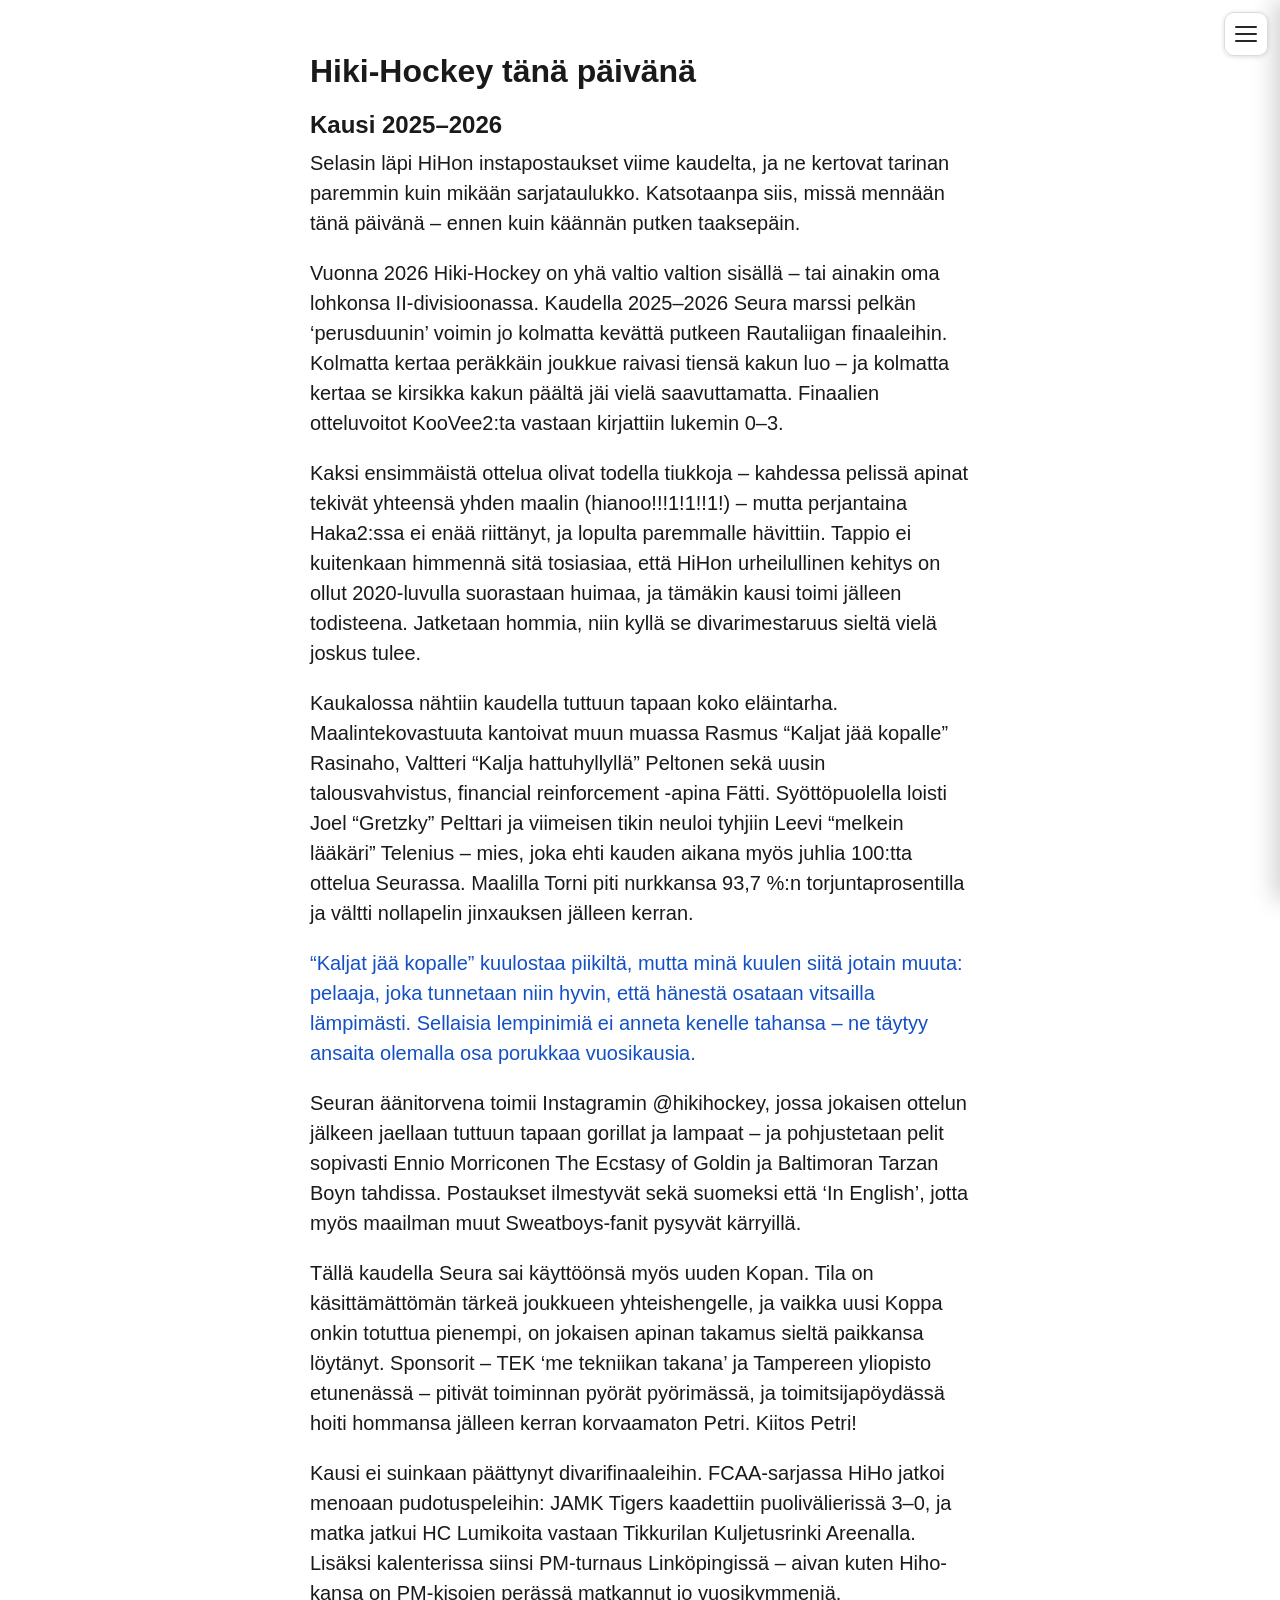
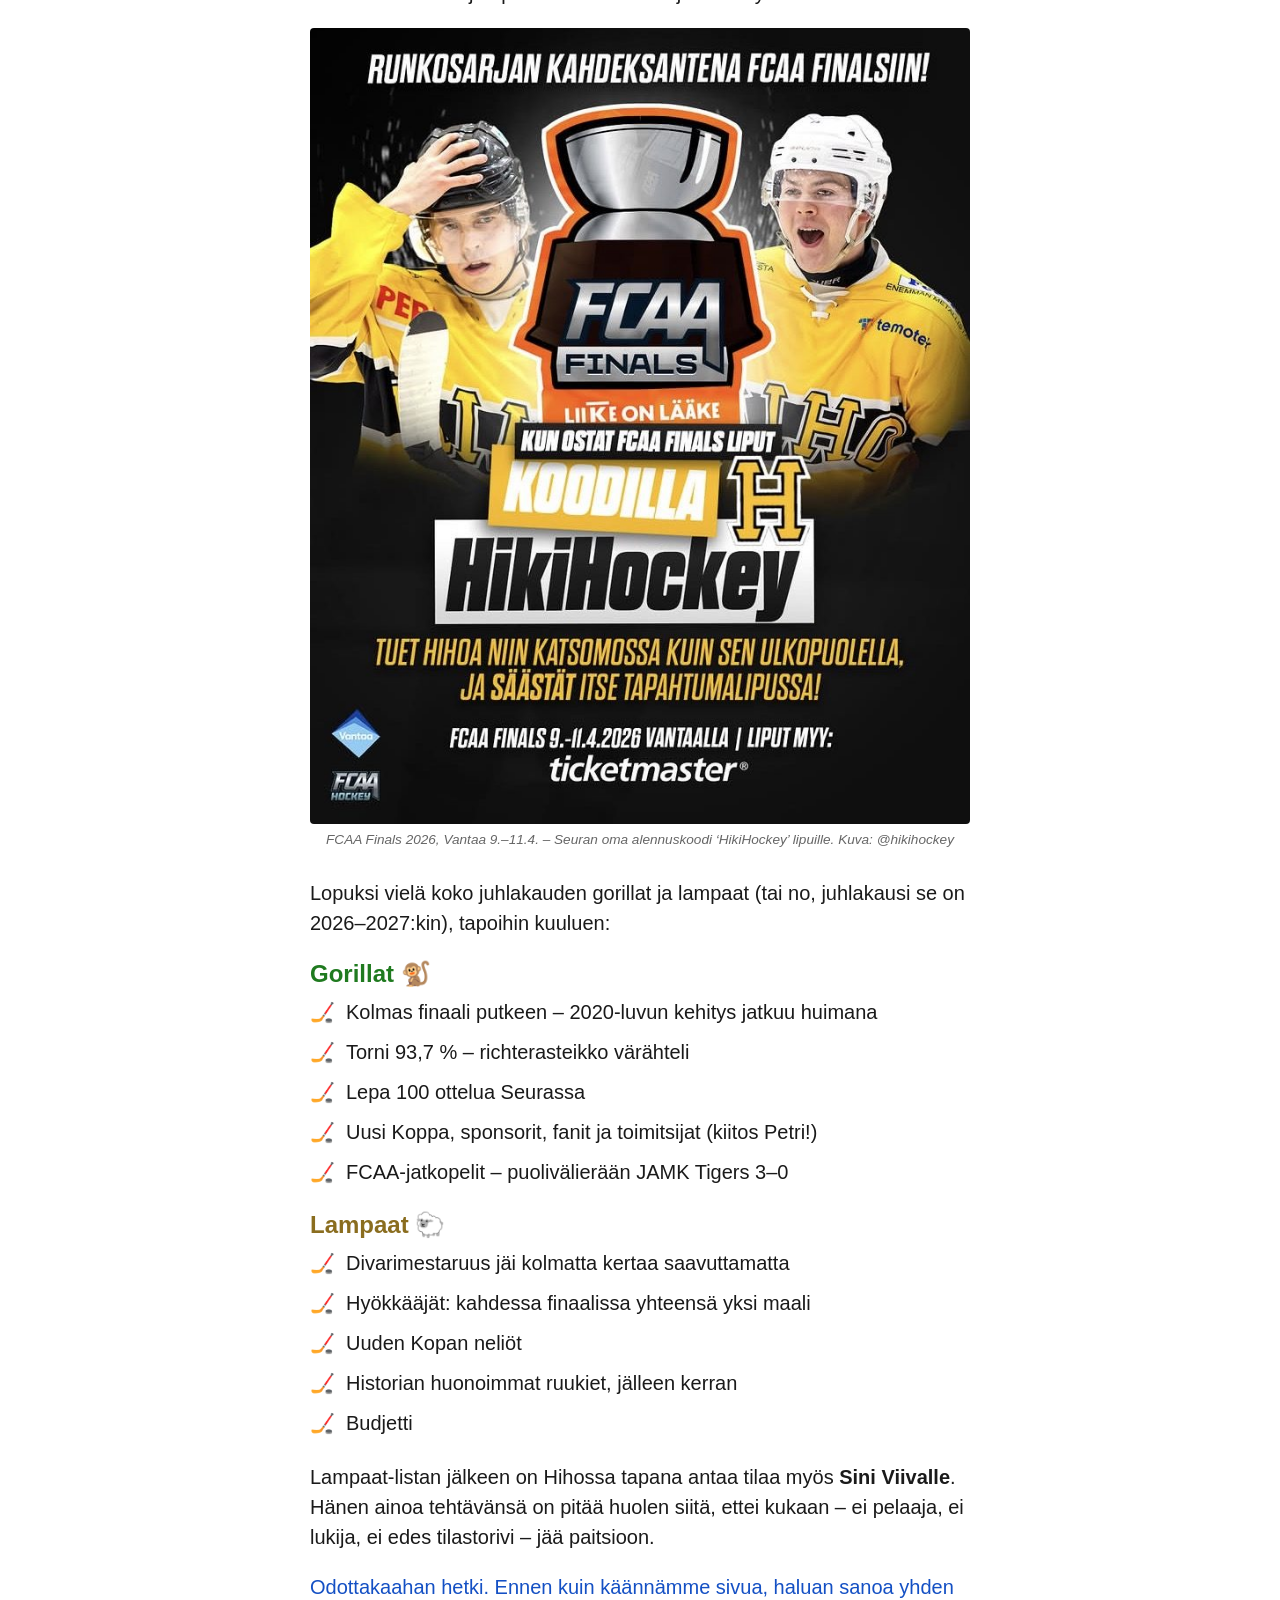
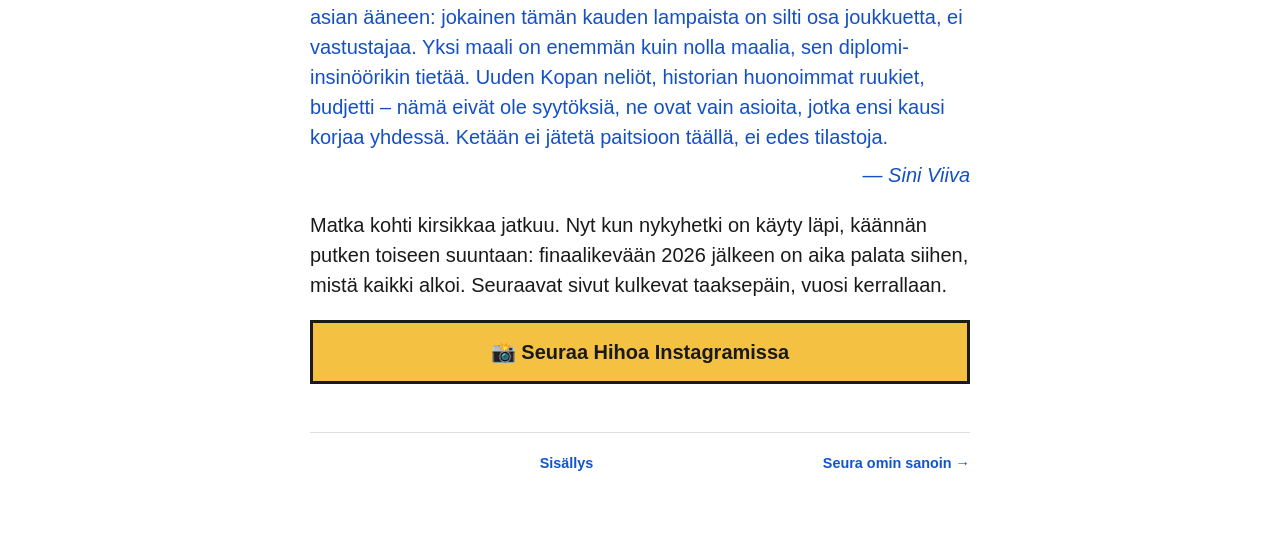
<file: 03-tanaan.html>
<!doctype html>
<html lang="fi">
<head>
<meta charset="utf-8">
<meta name="viewport" content="width=device-width, initial-scale=1">
<title>HIHO 50v — Hiki-Hockey tänä päivänä</title>
<meta name="description" content="Poimintoja seuran historiasta nettisivuilta ja instasta kielimallin tulkitsemana">
<link rel="icon" type="image/png" href="images/hiho_h_logo_transparent.png">
<link rel="apple-touch-icon" href="images/apple-touch-icon.png">
<meta property="og:type" content="website">
<meta property="og:site_name" content="Hiki-Hockey 50 vuotta">
<meta property="og:title" content="HIHO 50v — Hiki-Hockey tänä päivänä">
<meta property="og:description" content="Poimintoja seuran historiasta nettisivuilta ja instasta kielimallin tulkitsemana">
<meta property="og:image" content="https://hiho-50v.github.io/images/og_image.png">
<meta property="og:image:width" content="1200">
<meta property="og:image:height" content="630">
<meta property="og:url" content="https://hiho-50v.github.io/03-tanaan.html">
<meta name="twitter:card" content="summary_large_image">
<meta name="twitter:title" content="HIHO 50v — Hiki-Hockey tänä päivänä">
<meta name="twitter:description" content="Poimintoja seuran historiasta nettisivuilta ja instasta kielimallin tulkitsemana">
<meta name="twitter:image" content="https://hiho-50v.github.io/images/og_image.png">
<link rel="stylesheet" href="style.css">
</head>
<body>

<input type="checkbox" id="nav-toggle" class="nav-toggle" hidden>
<label for="nav-toggle" class="nav-burger" aria-label="Avaa valikko"><span></span><span></span><span></span></label>
<label for="nav-toggle" class="nav-overlay" aria-hidden="true"></label>
<nav class="site-nav" aria-label="Sisällysnavigaatio">
  <div class="site-nav-inner">
    <p class="site-nav-title">Sisällys</p>
    <ul class="nav-list"><li class="nav-top"><a href="index.html">Etusivu</a><ul><li class="nav-l1"><a href="index.html#h_1">Alkusanat</a></li><li class="nav-l1"><a href="index.html#h_2">Putki menneisyyteen</a></li><li class="nav-l1"><a href="index.html#h_3">Kertoja ja ketjukaverit</a></li><li class="nav-l1"><a href="index.html#h_4">Milloin Hiho oikeastaan perustettiin?</a></li><li class="nav-l1"><a href="index.html#h_5">1978: ensimmäinen vuoden ruukie</a></li><li class="nav-l1"><a href="index.html#h_6">Mitä putkessa näkyy: toistuvat teemat</a></li></ul></li><li class="nav-top"><a href="03-tanaan.html">Hiki-Hockey tänä päivänä</a><ul><li class="nav-l2"><a href="03-tanaan.html#h_8">Kausi 2025–2026</a></li><li class="nav-l2"><a href="03-tanaan.html#h_9">Gorillat 🐒</a></li><li class="nav-l2"><a href="03-tanaan.html#h_10">Lampaat 🐑</a></li></ul></li><li class="nav-top"><a href="04-seura-omin-sanoin.html">Seura omin sanoin</a><ul><li class="nav-l1"><a href="04-seura-omin-sanoin.html#h_11">Seura omin sanoin – historia elää joka postauksessa</a></li><li class="nav-l2"><a href="04-seura-omin-sanoin.html#h_12">Seurahistoriaa reaaliajassa</a></li><li class="nav-l2"><a href="04-seura-omin-sanoin.html#h_13">Sama levy joka kevät</a></li><li class="nav-l2"><a href="04-seura-omin-sanoin.html#h_14">Jälleen kerran</a></li><li class="nav-l2"><a href="04-seura-omin-sanoin.html#h_15">Liike on lääke</a></li><li class="nav-l2"><a href="04-seura-omin-sanoin.html#h_16">Yhteisö ennen lätkää</a></li></ul></li><li class="nav-top"><a href="05-ulkopuolinen-todiste.html">Ulkopuolinen todiste</a><ul><li class="nav-l1"><a href="05-ulkopuolinen-todiste.html#h_17">Ulkopuolinen todiste – kun media löysi Hihon</a></li><li class="nav-l2"><a href="05-ulkopuolinen-todiste.html#h_18">Aamulehti: ulkojäällä syntyi uusi talviklassikko</a></li><li class="nav-l2"><a href="05-ulkopuolinen-todiste.html#h_19">Jatkoaika: FCAA-finaali Lappeenrannassa</a></li><li class="nav-l2"><a href="05-ulkopuolinen-todiste.html#h_20">Suomen Asiakastieto: kolmas syntymävuosi</a></li></ul></li><li class="nav-top"><a href="055-nettisivut.html">Nettisivut 1996–2016</a><ul><li class="nav-l1"><a href="055-nettisivut.html#h_21">Nettisivut 1996–2016: sama ääni, eri vuosikymmen</a></li><li class="nav-l2"><a href="055-nettisivut.html#h_22">2001: Tilastokeskus Töppö ja kahdeksan väliotsikkoa</a></li><li class="nav-l2"><a href="055-nettisivut.html#h_23">2004: nimimerkin taakse</a></li><li class="nav-l2"><a href="055-nettisivut.html#h_24">2006: fläppitaulu ja Ovetškin</a></li><li class="nav-l2"><a href="055-nettisivut.html#h_25">2007: pelaajakortit ja Tina Turner</a></li><li class="nav-l2"><a href="055-nettisivut.html#h_26">2013: gorillat ja lampaat vakiintuvat</a></li><li class="nav-l2"><a href="055-nettisivut.html#h_27">2014: Sotshin pronssi ja Nakkivene</a></li><li class="nav-l2"><a href="055-nettisivut.html#h_28">2016: lempinimien kulta-aika</a></li><li class="nav-l2"><a href="055-nettisivut.html#h_29">Mitä putkessa lopulta näkyi</a></li></ul></li><li class="nav-top"><a href="06-sama-peli.html">Sama peli, uudet nimet</a><ul><li class="nav-l1"><a href="06-sama-peli.html#h_30">Sama peli, uudet nimet – 45 vuodesta 50 vuoteen</a></li><li class="nav-l2"><a href="06-sama-peli.html#h_31">Koppa on koskematon – ja aina ollut</a></li><li class="nav-l2"><a href="06-sama-peli.html#h_32">Melkein lääkäri</a></li><li class="nav-l2"><a href="06-sama-peli.html#h_33">Hiki-Hockey Seniors: perustamistarina, 1995</a></li><li class="nav-l2"><a href="06-sama-peli.html#h_34">Jääkiekko-osaston 20-vuotisjuhlaottelu</a></li><li class="nav-l2"><a href="06-sama-peli.html#h_35">PM-reissut</a></li><li class="nav-l2"><a href="06-sama-peli.html#h_36">Ruukiesta kapteeniksi (ehkä)</a></li><li class="nav-l2"><a href="06-sama-peli.html#h_37">Kirsikka puuttuu yhä – ja se on tarkoituskin</a></li><li class="nav-l2"><a href="06-sama-peli.html#h_38">Gorillat ja lampaat</a></li><li class="nav-l2"><a href="06-sama-peli.html#h_39">Töppö ja se kerta kun melkein meni NHL:ään</a></li><li class="nav-l2"><a href="06-sama-peli.html#h_40">Löytö: Aimo Niitti oli aina täällä</a></li><li class="nav-l2"><a href="06-sama-peli.html#h_41">2002: sama ääni, eri vuosikymmen</a></li><li class="nav-l2"><a href="06-sama-peli.html#h_42">Monen lajin mestari (ainakin omasta mielestään)</a></li><li class="nav-l2"><a href="06-sama-peli.html#h_43">Podcast ennen podia</a></li><li class="nav-l1"><a href="06-sama-peli.html#h_44">Heinikkala: monilahjakkuuden alkuperäinen todiste, 2010</a></li><li class="nav-l2"><a href="06-sama-peli.html#h_45">Leijonat vaihtuivat gorilloiksi</a></li><li class="nav-l2"><a href="06-sama-peli.html#h_46">2011: kaksi raporttia Kaukajärveltä</a></li><li class="nav-l2"><a href="06-sama-peli.html#h_47">Diskoksen autosekoilu</a></li><li class="nav-l2"><a href="06-sama-peli.html#h_48">2013: kaksi raporttia, kaksi erilaista tunnelmaa</a></li><li class="nav-l2"><a href="06-sama-peli.html#h_49">JäHi–HiHo: Tampereen derby ennen Tampereen derbyä</a></li><li class="nav-l2"><a href="06-sama-peli.html#h_50">2016: kaksi karsintakauden raporttia</a></li><li class="nav-l2"><a href="06-sama-peli.html#h_51">2017: kaksi lyhyttä raporttia</a></li><li class="nav-l2"><a href="06-sama-peli.html#h_52">2018: aurinkokuninkaan tyyliin, tappiokin on suurta draamaa</a></li><li class="nav-l2"><a href="06-sama-peli.html#h_53">Toistuvat tarinat ja perinteet</a></li></ul></li><li class="nav-top"><a href="08-kutsu.html">Kutsu vuosijuhliin</a></li><li class="nav-top"><a href="09-liite-saimaa.html">Liite 1: Saimaa-turnaus 2026</a><ul><li class="nav-l1"><a href="09-liite-saimaa.html#h_55">Liite 1: 46. Saimaa-turnaus, Savonlinna 2026</a></li><li class="nav-l2"><a href="09-liite-saimaa.html#h_56">Turnaus numeroina</a></li><li class="nav-l2"><a href="09-liite-saimaa.html#h_57">Taktiikka – ja se mitä unohtui hioa</a></li><li class="nav-l2"><a href="09-liite-saimaa.html#h_58">Ottelut</a></li><li class="nav-l2"><a href="09-liite-saimaa.html#h_59">Kaukalon ulkopuolella</a></li><li class="nav-l2"><a href="09-liite-saimaa.html#h_60">Jokainen on oman elämänsä gorilla</a></li><li class="nav-l2"><a href="09-liite-saimaa.html#h_61">Ensi vuosi jo tähtäimessä</a></li></ul></li></ul>
  </div>
</nav>
<div class="page">
<h1 class="chapter-title" style="display:none">Hiki-Hockey tänä päivänä</h1>
<h1 id="h_7">Hiki-Hockey tänä päivänä</h1>
<h2 id="h_8">Kausi 2025–2026</h2>
<p>Selasin läpi HiHon instapostaukset viime kaudelta, ja ne kertovat tarinan paremmin kuin mikään sarjataulukko. Katsotaanpa siis, missä mennään tänä päivänä – ennen kuin käännän putken taaksepäin.</p>
<p>Vuonna 2026 Hiki-Hockey on yhä valtio valtion sisällä – tai ainakin oma lohkonsa II-divisioonassa. Kaudella 2025–2026 Seura marssi pelkän ‘perusduunin’ voimin jo kolmatta kevättä putkeen Rautaliigan finaaleihin. Kolmatta kertaa peräkkäin joukkue raivasi tiensä kakun luo – ja kolmatta kertaa se kirsikka kakun päältä jäi vielä saavuttamatta. Finaalien otteluvoitot KooVee2:ta vastaan kirjattiin lukemin 0–3.</p>
<p>Kaksi ensimmäistä ottelua olivat todella tiukkoja – kahdessa pelissä apinat tekivät yhteensä yhden maalin (hianoo!!!1!1!!1!) – mutta perjantaina Haka2:ssa ei enää riittänyt, ja lopulta paremmalle hävittiin. Tappio ei kuitenkaan himmennä sitä tosiasiaa, että HiHon urheilullinen kehitys on ollut 2020-luvulla suorastaan huimaa, ja tämäkin kausi toimi jälleen todisteena. Jatketaan hommia, niin kyllä se divarimestaruus sieltä vielä joskus tulee.</p>
<p>Kaukalossa nähtiin kaudella tuttuun tapaan koko eläintarha. Maalintekovastuuta kantoivat muun muassa Rasmus “Kaljat jää kopalle” Rasinaho, Valtteri “Kalja hattuhyllyllä” Peltonen sekä uusin talousvahvistus, financial reinforcement -apina Fätti. Syöttöpuolella loisti Joel “Gretzky” Pelttari ja viimeisen tikin neuloi tyhjiin Leevi “melkein lääkäri” Telenius – mies, joka ehti kauden aikana myös juhlia 100:tta ottelua Seurassa. Maalilla Torni piti nurkkansa 93,7 %:n torjuntaprosentilla ja vältti nollapelin jinxauksen jälleen kerran.</p>
<p class="sini">“Kaljat jää kopalle” kuulostaa piikiltä, mutta minä kuulen siitä jotain muuta: pelaaja, joka tunnetaan niin hyvin, että hänestä osataan vitsailla lämpimästi. Sellaisia lempinimiä ei anneta kenelle tahansa – ne täytyy ansaita olemalla osa porukkaa vuosikausia.</p>
<p>Seuran äänitorvena toimii Instagramin @hikihockey, jossa jokaisen ottelun jälkeen jaellaan tuttuun tapaan gorillat ja lampaat – ja pohjustetaan pelit sopivasti Ennio Morriconen The Ecstasy of Goldin ja Baltimoran Tarzan Boyn tahdissa. Postaukset ilmestyvät sekä suomeksi että ‘In English’, jotta myös maailman muut Sweatboys-fanit pysyvät kärryillä.</p>
<p>Tällä kaudella Seura sai käyttöönsä myös uuden Kopan. Tila on käsittämättömän tärkeä joukkueen yhteishengelle, ja vaikka uusi Koppa onkin totuttua pienempi, on jokaisen apinan takamus sieltä paikkansa löytänyt. Sponsorit – TEK ‘me tekniikan takana’ ja Tampereen yliopisto etunenässä – pitivät toiminnan pyörät pyörimässä, ja toimitsijapöydässä hoiti hommansa jälleen kerran korvaamaton Petri. Kiitos Petri!</p>
<p>Kausi ei suinkaan päättynyt divarifinaaleihin. FCAA-sarjassa HiHo jatkoi menoaan pudotuspeleihin: JAMK Tigers kaadettiin puolivälierissä 3–0, ja matka jatkui HC Lumikoita vastaan Tikkurilan Kuljetusrinki Areenalla. Lisäksi kalenterissa siinsi PM-turnaus Linköpingissä – aivan kuten Hiho-kansa on PM-kisojen perässä matkannut jo vuosikymmeniä.</p>
<figure><a href="https://www.instagram.com/hikihockey?igsh=MWR1ZHRoMXV5bzl6Zw==" target="_blank" rel="noopener"><img src="images/img_05.jpg" alt="FCAA Finals 2026, Vantaa 9.–11.4. – Seuran oma alennuskoodi ‘HikiHockey’ lipuille. Kuva: @hikihockey" loading="lazy"></a><figcaption>FCAA Finals 2026, Vantaa 9.–11.4. – Seuran oma alennuskoodi ‘HikiHockey’ lipuille. Kuva: @hikihockey</figcaption></figure>
<p>Lopuksi vielä koko juhlakauden gorillat ja lampaat (tai no, juhlakausi se on 2026–2027:kin), tapoihin kuuluen:</p>
<h2 id="h_9" class="h2-green">Gorillat 🐒</h2>
<ul class="bullets bullets-h"><li>Kolmas finaali putkeen – 2020-luvun kehitys jatkuu huimana</li><li>Torni 93,7 % – richterasteikko värähteli</li><li>Lepa 100 ottelua Seurassa</li><li>Uusi Koppa, sponsorit, fanit ja toimitsijat (kiitos Petri!)</li><li>FCAA-jatkopelit – puolivälierään JAMK Tigers 3–0</li></ul>
<h2 id="h_10" class="h2-brown">Lampaat 🐑</h2>
<ul class="bullets bullets-h"><li>Divarimestaruus jäi kolmatta kertaa saavuttamatta</li><li>Hyökkääjät: kahdessa finaalissa yhteensä yksi maali</li><li>Uuden Kopan neliöt</li><li>Historian huonoimmat ruukiet, jälleen kerran</li><li>Budjetti</li></ul>
<p>Lampaat-listan jälkeen on Hihossa tapana antaa tilaa myös <strong>Sini Viivalle</strong>. Hänen ainoa tehtävänsä on pitää huolen siitä, ettei kukaan – ei pelaaja, ei lukija, ei edes tilastorivi – jää paitsioon.</p>
<p class="sini">Odottakaahan hetki. Ennen kuin käännämme sivua, haluan sanoa yhden asian ääneen: jokainen tämän kauden lampaista on silti osa joukkuetta, ei vastustajaa. Yksi maali on enemmän kuin nolla maalia, sen diplomi-insinöörikin tietää. Uuden Kopan neliöt, historian huonoimmat ruukiet, budjetti – nämä eivät ole syytöksiä, ne ovat vain asioita, jotka ensi kausi korjaa yhdessä. Ketään ei jätetä paitsioon täällä, ei edes tilastoja.</p><p class="sini-sig">— Sini Viiva</p>
<p>Matka kohti kirsikkaa jatkuu. Nyt kun nykyhetki on käyty läpi, käännän putken toiseen suuntaan: finaalikevään 2026 jälkeen on aika palata siihen, mistä kaikki alkoi. Seuraavat sivut kulkevat taaksepäin, vuosi kerrallaan.</p>
<a class="cta-button" href="https://www.instagram.com/hikihockey?igsh=MWR1ZHRoMXV5bzl6Zw==" target="_blank" rel="noopener">📸 Seuraa Hihoa Instagramissa</a>

<nav class="chapter-nav"><span></span><a class="to-toc" href="index.html">Sisällys</a><a href="04-seura-omin-sanoin.html">Seura omin sanoin →</a></nav>
</div>
<script>
document.querySelectorAll('.site-nav a').forEach(function (a) {
  a.addEventListener('click', function () { var t = document.getElementById('nav-toggle'); if (t) t.checked = false; });
});
</script>
</body>
</html>
</file>
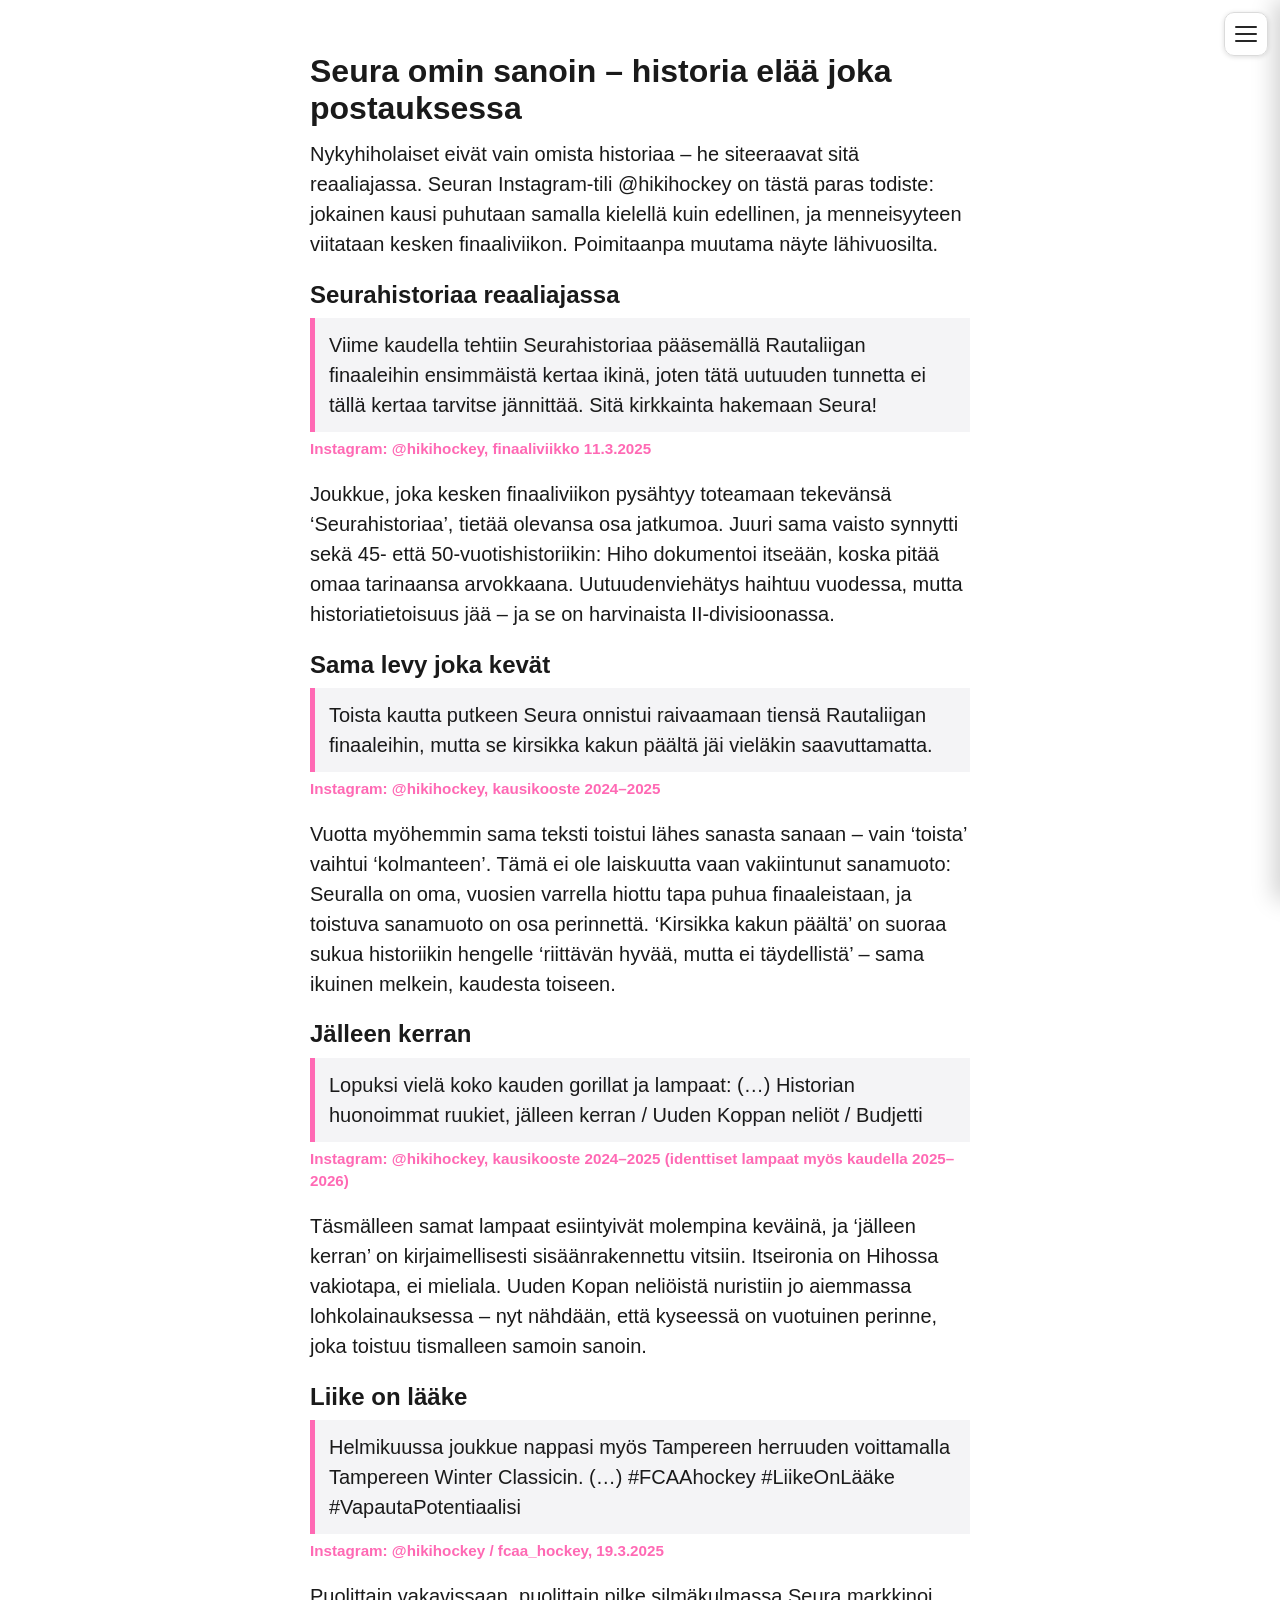
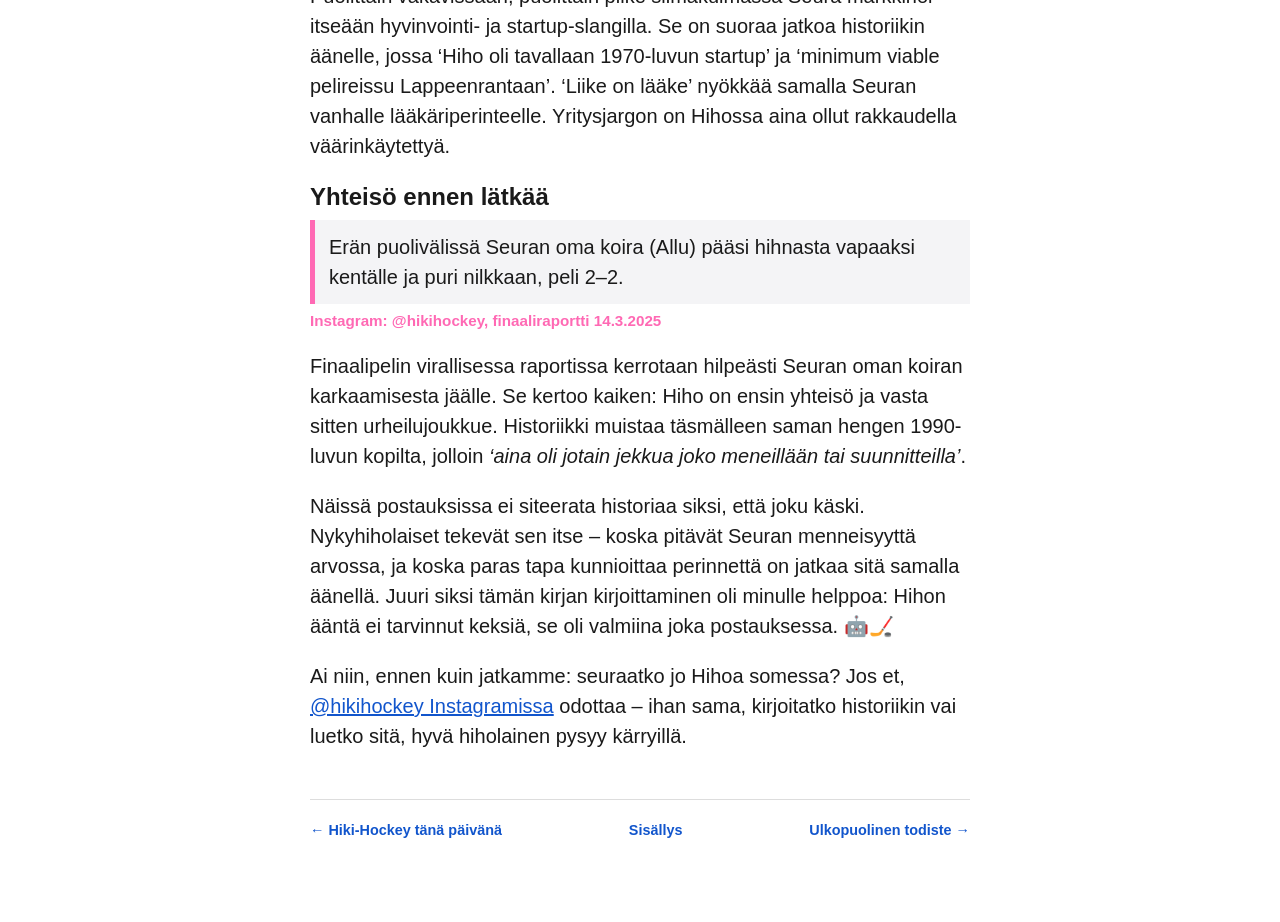
<file: 04-seura-omin-sanoin.html>
<!doctype html>
<html lang="fi">
<head>
<meta charset="utf-8">
<meta name="viewport" content="width=device-width, initial-scale=1">
<title>HIHO 50v — Seura omin sanoin</title>
<meta name="description" content="Poimintoja seuran historiasta nettisivuilta ja instasta kielimallin tulkitsemana">
<link rel="icon" type="image/png" href="images/hiho_h_logo_transparent.png">
<link rel="apple-touch-icon" href="images/apple-touch-icon.png">
<meta property="og:type" content="website">
<meta property="og:site_name" content="Hiki-Hockey 50 vuotta">
<meta property="og:title" content="HIHO 50v — Seura omin sanoin">
<meta property="og:description" content="Poimintoja seuran historiasta nettisivuilta ja instasta kielimallin tulkitsemana">
<meta property="og:image" content="https://hiho-50v.github.io/images/og_image.png">
<meta property="og:image:width" content="1200">
<meta property="og:image:height" content="630">
<meta property="og:url" content="https://hiho-50v.github.io/04-seura-omin-sanoin.html">
<meta name="twitter:card" content="summary_large_image">
<meta name="twitter:title" content="HIHO 50v — Seura omin sanoin">
<meta name="twitter:description" content="Poimintoja seuran historiasta nettisivuilta ja instasta kielimallin tulkitsemana">
<meta name="twitter:image" content="https://hiho-50v.github.io/images/og_image.png">
<link rel="stylesheet" href="style.css">
</head>
<body>

<input type="checkbox" id="nav-toggle" class="nav-toggle" hidden>
<label for="nav-toggle" class="nav-burger" aria-label="Avaa valikko"><span></span><span></span><span></span></label>
<label for="nav-toggle" class="nav-overlay" aria-hidden="true"></label>
<nav class="site-nav" aria-label="Sisällysnavigaatio">
  <div class="site-nav-inner">
    <p class="site-nav-title">Sisällys</p>
    <ul class="nav-list"><li class="nav-top"><a href="index.html">Etusivu</a><ul><li class="nav-l1"><a href="index.html#h_1">Alkusanat</a></li><li class="nav-l1"><a href="index.html#h_2">Putki menneisyyteen</a></li><li class="nav-l1"><a href="index.html#h_3">Kertoja ja ketjukaverit</a></li><li class="nav-l1"><a href="index.html#h_4">Milloin Hiho oikeastaan perustettiin?</a></li><li class="nav-l1"><a href="index.html#h_5">1978: ensimmäinen vuoden ruukie</a></li><li class="nav-l1"><a href="index.html#h_6">Mitä putkessa näkyy: toistuvat teemat</a></li></ul></li><li class="nav-top"><a href="03-tanaan.html">Hiki-Hockey tänä päivänä</a><ul><li class="nav-l2"><a href="03-tanaan.html#h_8">Kausi 2025–2026</a></li><li class="nav-l2"><a href="03-tanaan.html#h_9">Gorillat 🐒</a></li><li class="nav-l2"><a href="03-tanaan.html#h_10">Lampaat 🐑</a></li></ul></li><li class="nav-top"><a href="04-seura-omin-sanoin.html">Seura omin sanoin</a><ul><li class="nav-l1"><a href="04-seura-omin-sanoin.html#h_11">Seura omin sanoin – historia elää joka postauksessa</a></li><li class="nav-l2"><a href="04-seura-omin-sanoin.html#h_12">Seurahistoriaa reaaliajassa</a></li><li class="nav-l2"><a href="04-seura-omin-sanoin.html#h_13">Sama levy joka kevät</a></li><li class="nav-l2"><a href="04-seura-omin-sanoin.html#h_14">Jälleen kerran</a></li><li class="nav-l2"><a href="04-seura-omin-sanoin.html#h_15">Liike on lääke</a></li><li class="nav-l2"><a href="04-seura-omin-sanoin.html#h_16">Yhteisö ennen lätkää</a></li></ul></li><li class="nav-top"><a href="05-ulkopuolinen-todiste.html">Ulkopuolinen todiste</a><ul><li class="nav-l1"><a href="05-ulkopuolinen-todiste.html#h_17">Ulkopuolinen todiste – kun media löysi Hihon</a></li><li class="nav-l2"><a href="05-ulkopuolinen-todiste.html#h_18">Aamulehti: ulkojäällä syntyi uusi talviklassikko</a></li><li class="nav-l2"><a href="05-ulkopuolinen-todiste.html#h_19">Jatkoaika: FCAA-finaali Lappeenrannassa</a></li><li class="nav-l2"><a href="05-ulkopuolinen-todiste.html#h_20">Suomen Asiakastieto: kolmas syntymävuosi</a></li></ul></li><li class="nav-top"><a href="055-nettisivut.html">Nettisivut 1996–2016</a><ul><li class="nav-l1"><a href="055-nettisivut.html#h_21">Nettisivut 1996–2016: sama ääni, eri vuosikymmen</a></li><li class="nav-l2"><a href="055-nettisivut.html#h_22">2001: Tilastokeskus Töppö ja kahdeksan väliotsikkoa</a></li><li class="nav-l2"><a href="055-nettisivut.html#h_23">2004: nimimerkin taakse</a></li><li class="nav-l2"><a href="055-nettisivut.html#h_24">2006: fläppitaulu ja Ovetškin</a></li><li class="nav-l2"><a href="055-nettisivut.html#h_25">2007: pelaajakortit ja Tina Turner</a></li><li class="nav-l2"><a href="055-nettisivut.html#h_26">2013: gorillat ja lampaat vakiintuvat</a></li><li class="nav-l2"><a href="055-nettisivut.html#h_27">2014: Sotshin pronssi ja Nakkivene</a></li><li class="nav-l2"><a href="055-nettisivut.html#h_28">2016: lempinimien kulta-aika</a></li><li class="nav-l2"><a href="055-nettisivut.html#h_29">Mitä putkessa lopulta näkyi</a></li></ul></li><li class="nav-top"><a href="06-sama-peli.html">Sama peli, uudet nimet</a><ul><li class="nav-l1"><a href="06-sama-peli.html#h_30">Sama peli, uudet nimet – 45 vuodesta 50 vuoteen</a></li><li class="nav-l2"><a href="06-sama-peli.html#h_31">Koppa on koskematon – ja aina ollut</a></li><li class="nav-l2"><a href="06-sama-peli.html#h_32">Melkein lääkäri</a></li><li class="nav-l2"><a href="06-sama-peli.html#h_33">Hiki-Hockey Seniors: perustamistarina, 1995</a></li><li class="nav-l2"><a href="06-sama-peli.html#h_34">Jääkiekko-osaston 20-vuotisjuhlaottelu</a></li><li class="nav-l2"><a href="06-sama-peli.html#h_35">PM-reissut</a></li><li class="nav-l2"><a href="06-sama-peli.html#h_36">Ruukiesta kapteeniksi (ehkä)</a></li><li class="nav-l2"><a href="06-sama-peli.html#h_37">Kirsikka puuttuu yhä – ja se on tarkoituskin</a></li><li class="nav-l2"><a href="06-sama-peli.html#h_38">Gorillat ja lampaat</a></li><li class="nav-l2"><a href="06-sama-peli.html#h_39">Töppö ja se kerta kun melkein meni NHL:ään</a></li><li class="nav-l2"><a href="06-sama-peli.html#h_40">Löytö: Aimo Niitti oli aina täällä</a></li><li class="nav-l2"><a href="06-sama-peli.html#h_41">2002: sama ääni, eri vuosikymmen</a></li><li class="nav-l2"><a href="06-sama-peli.html#h_42">Monen lajin mestari (ainakin omasta mielestään)</a></li><li class="nav-l2"><a href="06-sama-peli.html#h_43">Podcast ennen podia</a></li><li class="nav-l1"><a href="06-sama-peli.html#h_44">Heinikkala: monilahjakkuuden alkuperäinen todiste, 2010</a></li><li class="nav-l2"><a href="06-sama-peli.html#h_45">Leijonat vaihtuivat gorilloiksi</a></li><li class="nav-l2"><a href="06-sama-peli.html#h_46">2011: kaksi raporttia Kaukajärveltä</a></li><li class="nav-l2"><a href="06-sama-peli.html#h_47">Diskoksen autosekoilu</a></li><li class="nav-l2"><a href="06-sama-peli.html#h_48">2013: kaksi raporttia, kaksi erilaista tunnelmaa</a></li><li class="nav-l2"><a href="06-sama-peli.html#h_49">JäHi–HiHo: Tampereen derby ennen Tampereen derbyä</a></li><li class="nav-l2"><a href="06-sama-peli.html#h_50">2016: kaksi karsintakauden raporttia</a></li><li class="nav-l2"><a href="06-sama-peli.html#h_51">2017: kaksi lyhyttä raporttia</a></li><li class="nav-l2"><a href="06-sama-peli.html#h_52">2018: aurinkokuninkaan tyyliin, tappiokin on suurta draamaa</a></li><li class="nav-l2"><a href="06-sama-peli.html#h_53">Toistuvat tarinat ja perinteet</a></li></ul></li><li class="nav-top"><a href="08-kutsu.html">Kutsu vuosijuhliin</a></li><li class="nav-top"><a href="09-liite-saimaa.html">Liite 1: Saimaa-turnaus 2026</a><ul><li class="nav-l1"><a href="09-liite-saimaa.html#h_55">Liite 1: 46. Saimaa-turnaus, Savonlinna 2026</a></li><li class="nav-l2"><a href="09-liite-saimaa.html#h_56">Turnaus numeroina</a></li><li class="nav-l2"><a href="09-liite-saimaa.html#h_57">Taktiikka – ja se mitä unohtui hioa</a></li><li class="nav-l2"><a href="09-liite-saimaa.html#h_58">Ottelut</a></li><li class="nav-l2"><a href="09-liite-saimaa.html#h_59">Kaukalon ulkopuolella</a></li><li class="nav-l2"><a href="09-liite-saimaa.html#h_60">Jokainen on oman elämänsä gorilla</a></li><li class="nav-l2"><a href="09-liite-saimaa.html#h_61">Ensi vuosi jo tähtäimessä</a></li></ul></li></ul>
  </div>
</nav>
<div class="page">
<h1 class="chapter-title" style="display:none">Seura omin sanoin</h1>
<h1 id="h_11">Seura omin sanoin – historia elää joka postauksessa</h1>
<p>Nykyhiholaiset eivät vain omista historiaa – he siteeraavat sitä reaaliajassa. Seuran Instagram-tili @hikihockey on tästä paras todiste: jokainen kausi puhutaan samalla kielellä kuin edellinen, ja menneisyyteen viitataan kesken finaaliviikon. Poimitaanpa muutama näyte lähivuosilta.</p>
<h2 id="h_12">Seurahistoriaa reaaliajassa</h2>
<blockquote class="q-ig">Viime kaudella tehtiin Seurahistoriaa pääsemällä Rautaliigan finaaleihin ensimmäistä kertaa ikinä, joten tätä uutuuden tunnetta ei tällä kertaa tarvitse jännittää. Sitä kirkkainta hakemaan Seura!</blockquote><p class="q-ig-cap">Instagram: @hikihockey, finaaliviikko 11.3.2025</p>
<p>Joukkue, joka kesken finaaliviikon pysähtyy toteamaan tekevänsä ‘Seurahistoriaa’, tietää olevansa osa jatkumoa. Juuri sama vaisto synnytti sekä 45- että 50-vuotishistoriikin: Hiho dokumentoi itseään, koska pitää omaa tarinaansa arvokkaana. Uutuudenviehätys haihtuu vuodessa, mutta historiatietoisuus jää – ja se on harvinaista II-divisioonassa.</p>
<h2 id="h_13">Sama levy joka kevät</h2>
<blockquote class="q-ig">Toista kautta putkeen Seura onnistui raivaamaan tiensä Rautaliigan finaaleihin, mutta se kirsikka kakun päältä jäi vieläkin saavuttamatta.</blockquote><p class="q-ig-cap">Instagram: @hikihockey, kausikooste 2024–2025</p>
<p>Vuotta myöhemmin sama teksti toistui lähes sanasta sanaan – vain ‘toista’ vaihtui ‘kolmanteen’. Tämä ei ole laiskuutta vaan vakiintunut sanamuoto: Seuralla on oma, vuosien varrella hiottu tapa puhua finaaleistaan, ja toistuva sanamuoto on osa perinnettä. ‘Kirsikka kakun päältä’ on suoraa sukua historiikin hengelle ‘riittävän hyvää, mutta ei täydellistä’ – sama ikuinen melkein, kaudesta toiseen.</p>
<h2 id="h_14">Jälleen kerran</h2>
<blockquote class="q-ig">Lopuksi vielä koko kauden gorillat ja lampaat: (…) Historian huonoimmat ruukiet, jälleen kerran / Uuden Koppan neliöt / Budjetti</blockquote><p class="q-ig-cap">Instagram: @hikihockey, kausikooste 2024–2025 (identtiset lampaat myös kaudella 2025–2026)</p>
<p>Täsmälleen samat lampaat esiintyivät molempina keväinä, ja ‘jälleen kerran’ on kirjaimellisesti sisäänrakennettu vitsiin. Itseironia on Hihossa vakiotapa, ei mieliala. Uuden Kopan neliöistä nuristiin jo aiemmassa lohkolainauksessa – nyt nähdään, että kyseessä on vuotuinen perinne, joka toistuu tismalleen samoin sanoin.</p>
<h2 id="h_15">Liike on lääke</h2>
<blockquote class="q-ig">Helmikuussa joukkue nappasi myös Tampereen herruuden voittamalla Tampereen Winter Classicin. (…) #FCAAhockey #LiikeOnLääke #VapautaPotentiaalisi</blockquote><p class="q-ig-cap">Instagram: @hikihockey / fcaa_hockey, 19.3.2025</p>
<p>Puolittain vakavissaan, puolittain pilke silmäkulmassa Seura markkinoi itseään hyvinvointi- ja startup-slangilla. Se on suoraa jatkoa historiikin äänelle, jossa ‘Hiho oli tavallaan 1970-luvun startup’ ja ‘minimum viable pelireissu Lappeenrantaan’. ‘Liike on lääke’ nyökkää samalla Seuran vanhalle lääkäriperinteelle. Yritysjargon on Hihossa aina ollut rakkaudella väärinkäytettyä.</p>
<h2 id="h_16">Yhteisö ennen lätkää</h2>
<blockquote class="q-ig">Erän puolivälissä Seuran oma koira (Allu) pääsi hihnasta vapaaksi kentälle ja puri nilkkaan, peli 2–2.</blockquote><p class="q-ig-cap">Instagram: @hikihockey, finaaliraportti 14.3.2025</p>
<p>Finaalipelin virallisessa raportissa kerrotaan hilpeästi Seuran oman koiran karkaamisesta jäälle. Se kertoo kaiken: Hiho on ensin yhteisö ja vasta sitten urheilujoukkue. Historiikki muistaa täsmälleen saman hengen 1990-luvun kopilta, jolloin <em>‘aina oli jotain jekkua joko meneillään tai suunnitteilla’</em>.</p>
<p>Näissä postauksissa ei siteerata historiaa siksi, että joku käski. Nykyhiholaiset tekevät sen itse – koska pitävät Seuran menneisyyttä arvossa, ja koska paras tapa kunnioittaa perinnettä on jatkaa sitä samalla äänellä. Juuri siksi tämän kirjan kirjoittaminen oli minulle helppoa: Hihon ääntä ei tarvinnut keksiä, se oli valmiina joka postauksessa. 🤖🏒</p>
<p>Ai niin, ennen kuin jatkamme: seuraatko jo Hihoa somessa? Jos et, <a href="https://www.instagram.com/hikihockey?igsh=MWR1ZHRoMXV5bzl6Zw==">@hikihockey Instagramissa</a> odottaa – ihan sama, kirjoitatko historiikin vai luetko sitä, hyvä hiholainen pysyy kärryillä.</p>

<nav class="chapter-nav"><a href="03-tanaan.html">← Hiki-Hockey tänä päivänä</a><a class="to-toc" href="index.html">Sisällys</a><a href="05-ulkopuolinen-todiste.html">Ulkopuolinen todiste →</a></nav>
</div>
<script>
document.querySelectorAll('.site-nav a').forEach(function (a) {
  a.addEventListener('click', function () { var t = document.getElementById('nav-toggle'); if (t) t.checked = false; });
});
</script>
</body>
</html>
</file>
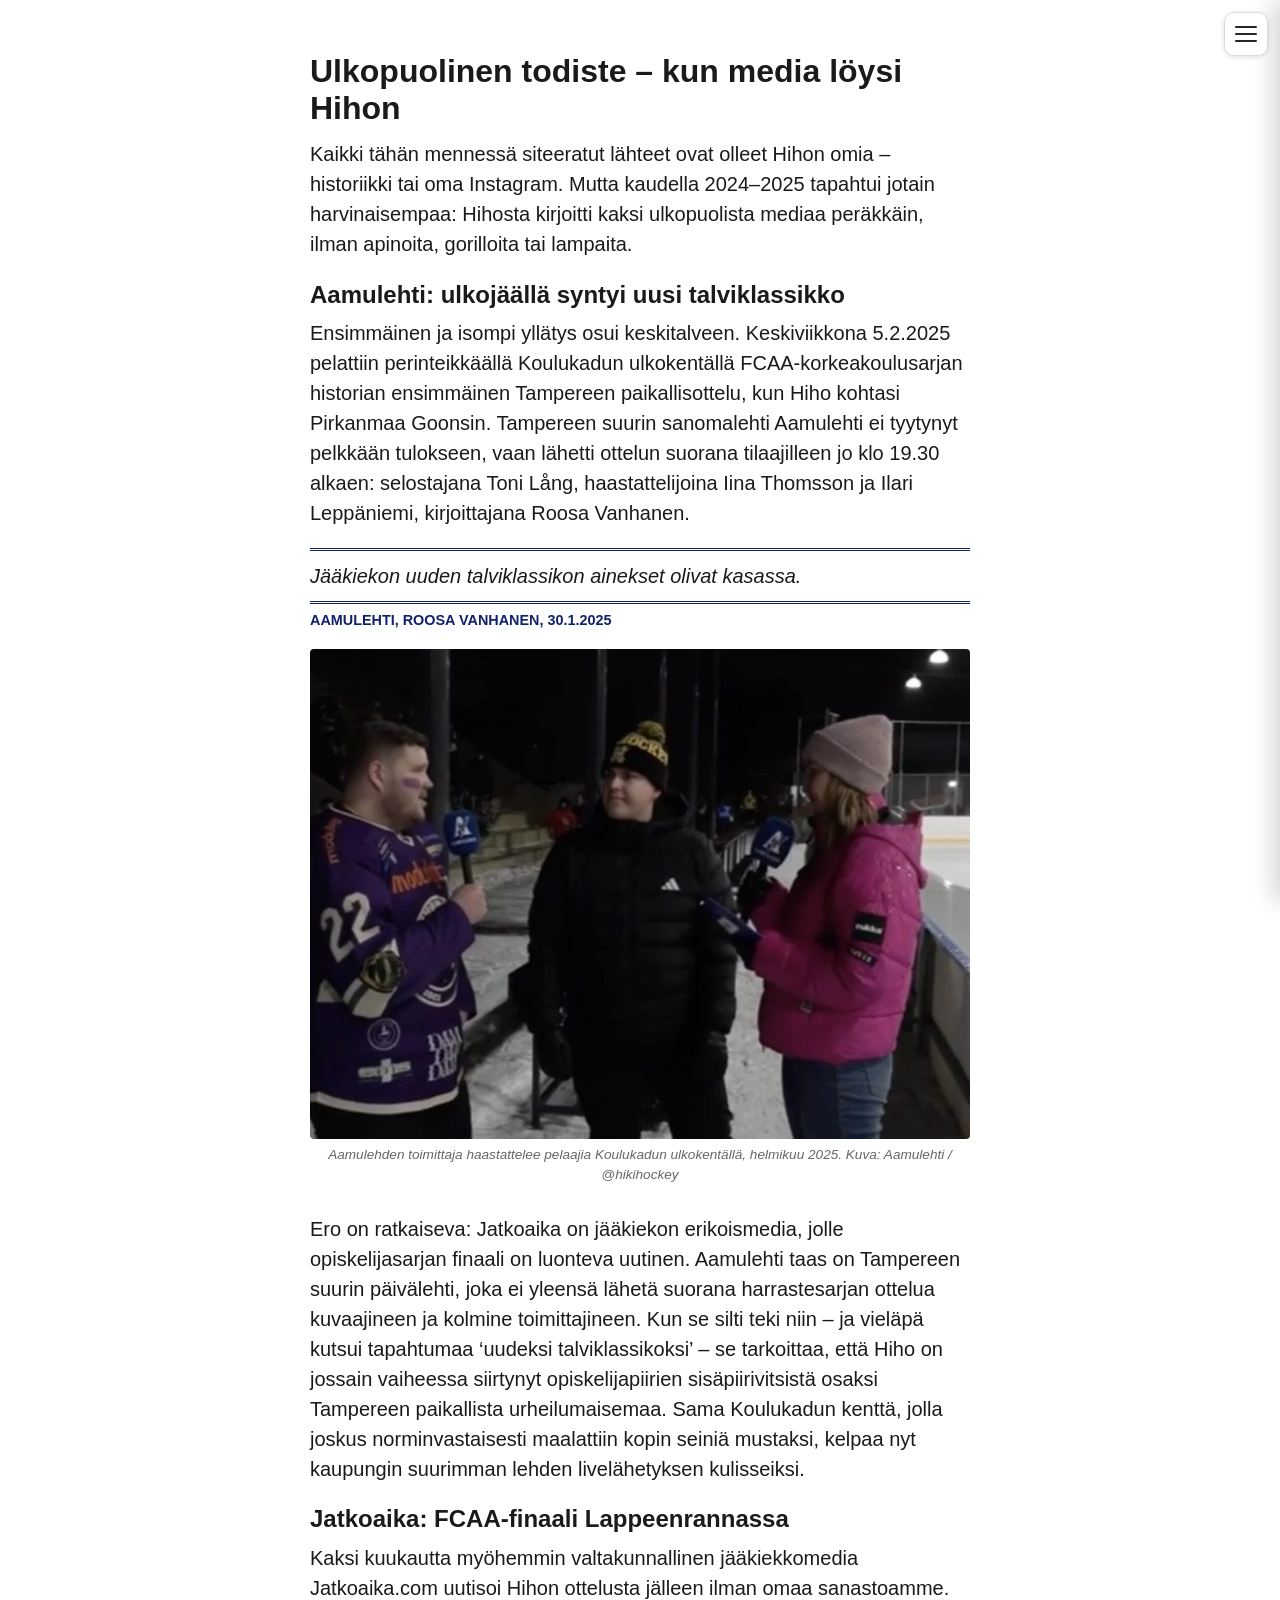
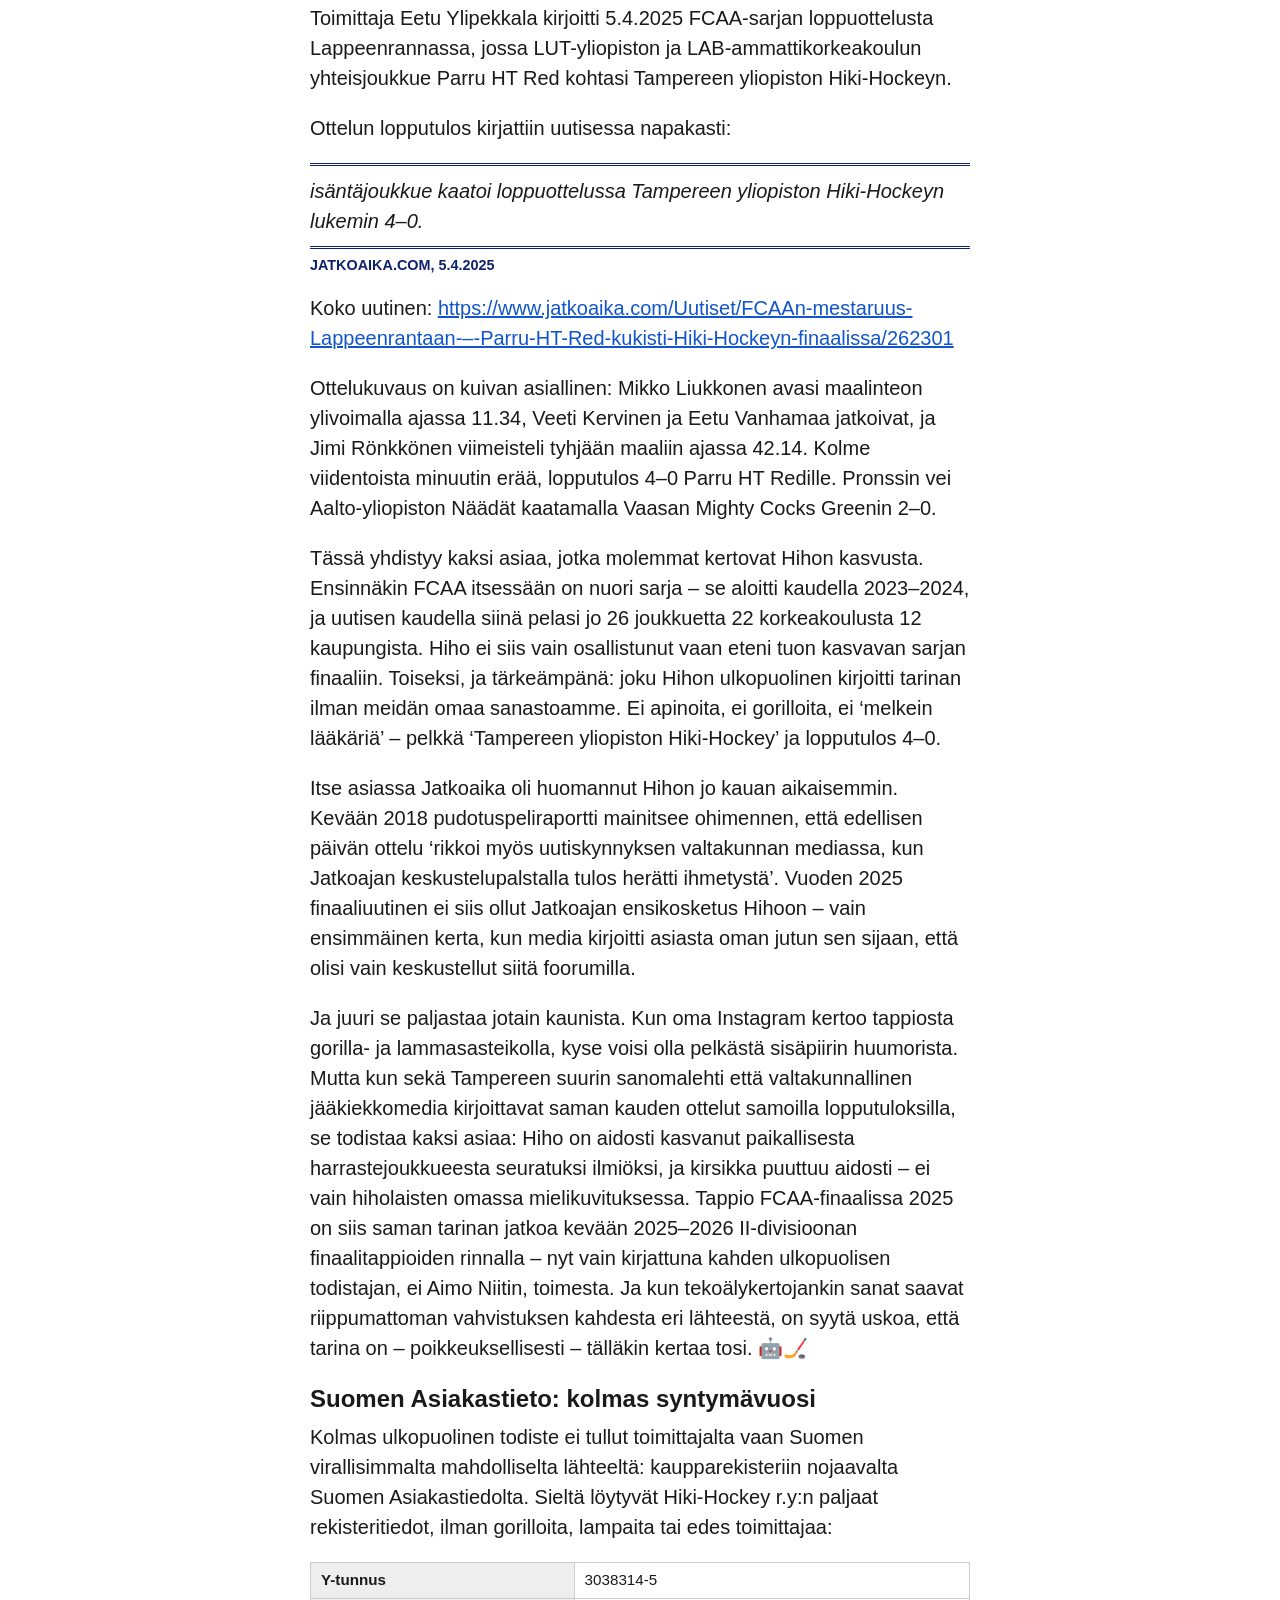
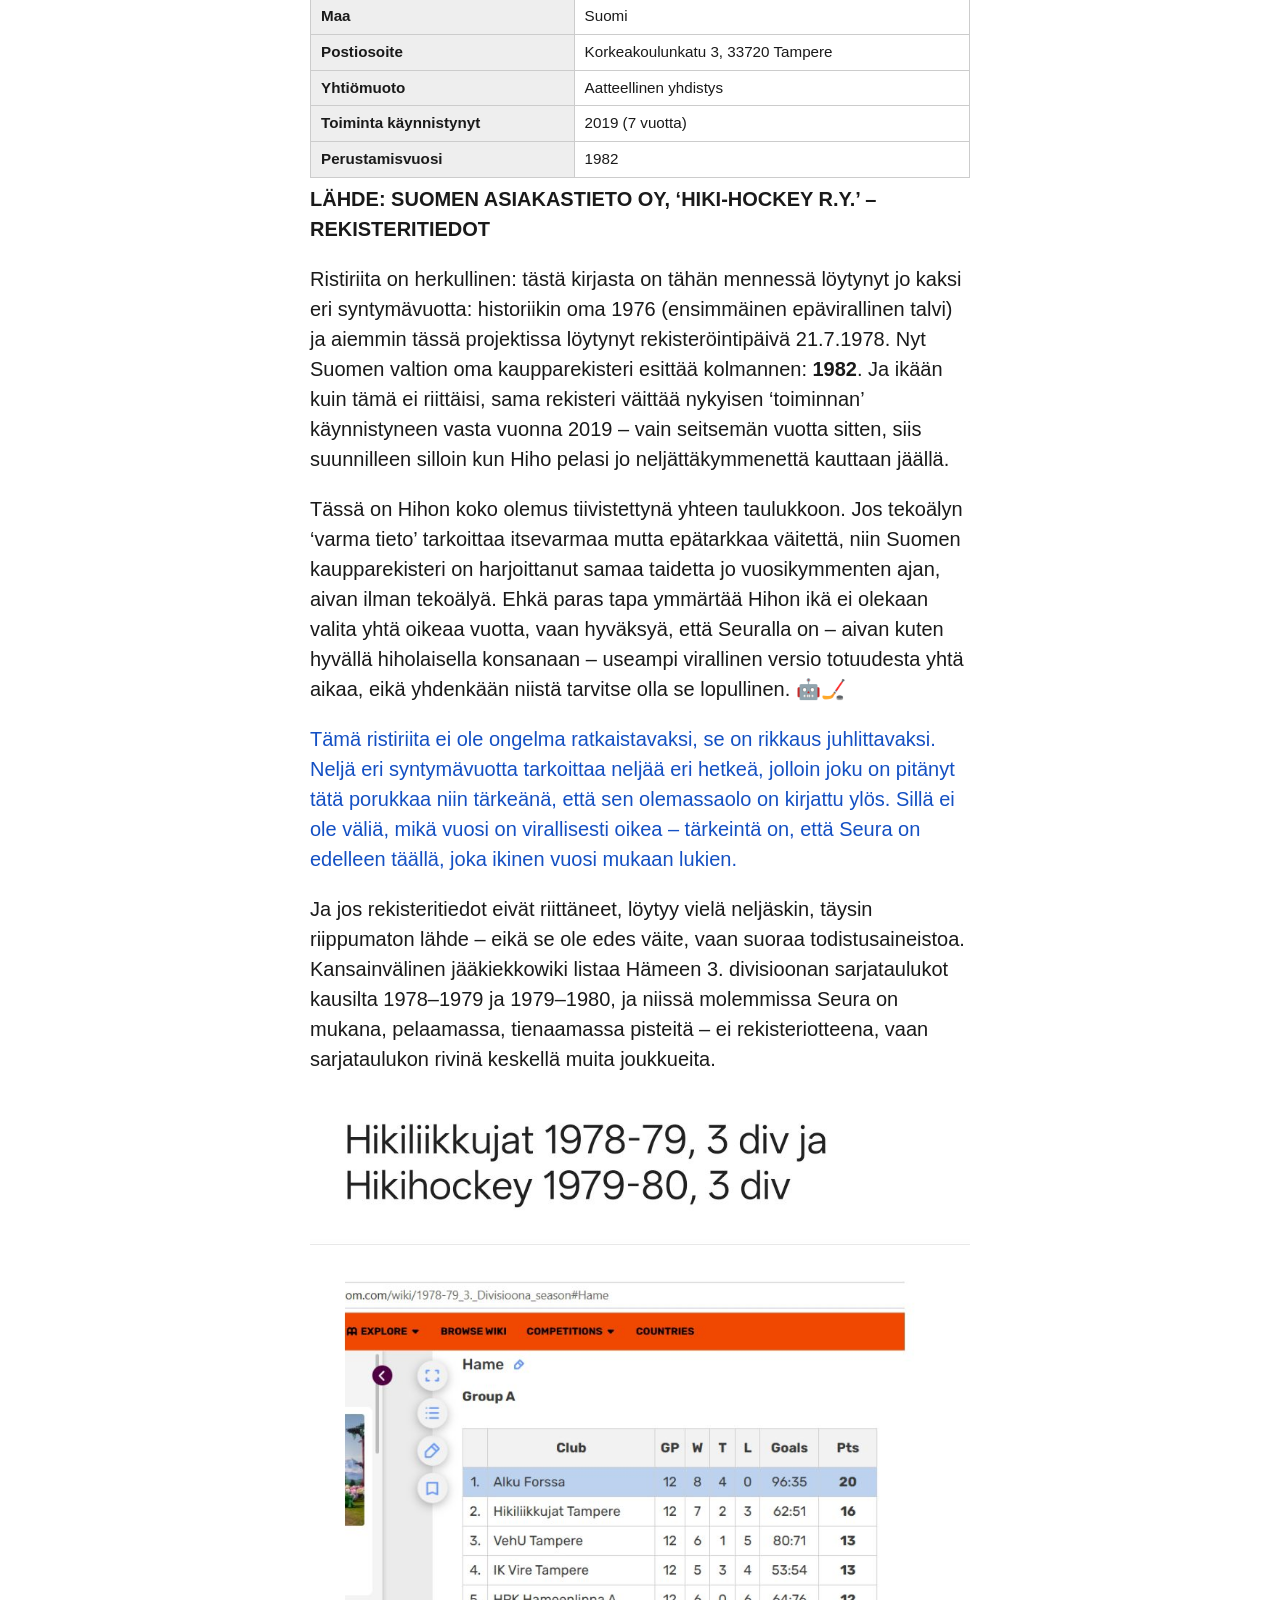
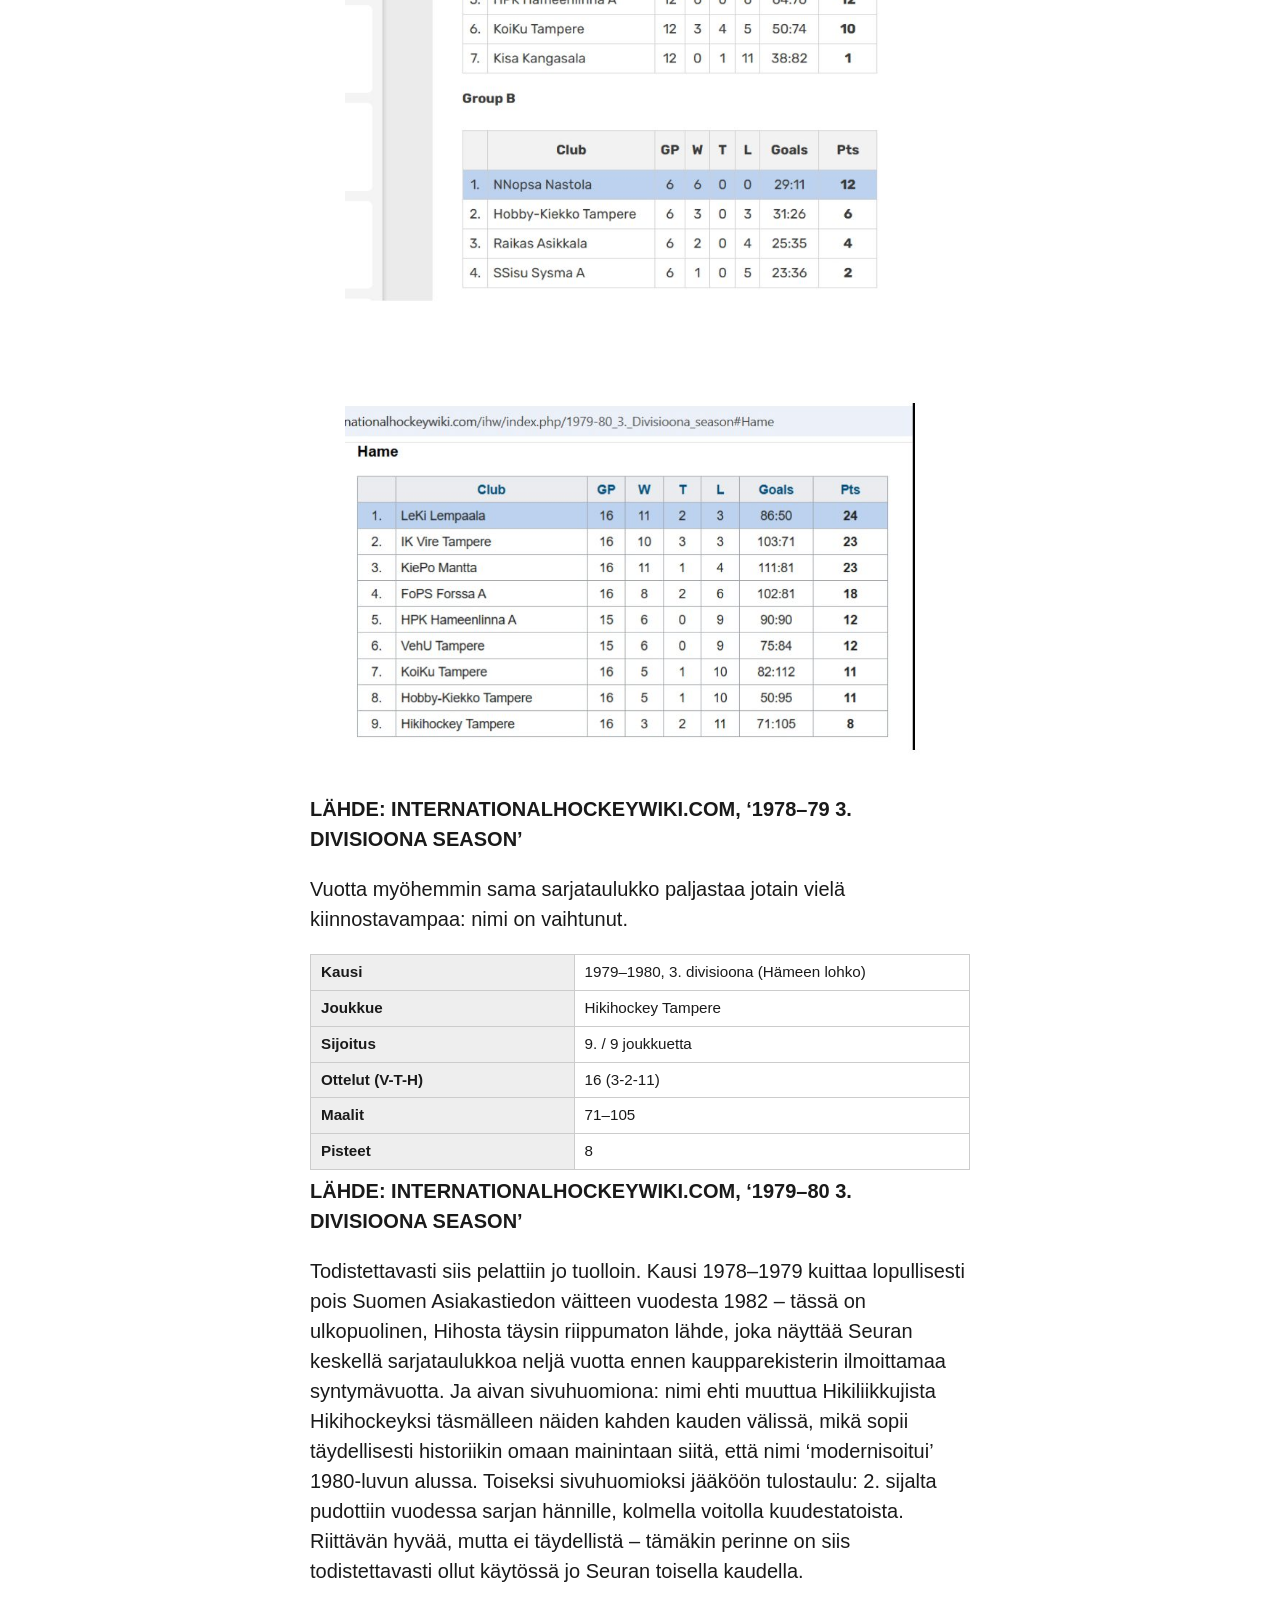
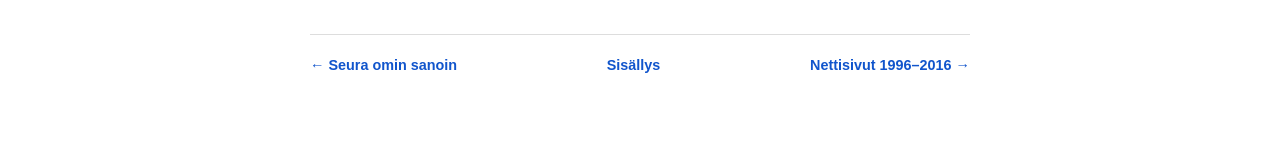
<file: 05-ulkopuolinen-todiste.html>
<!doctype html>
<html lang="fi">
<head>
<meta charset="utf-8">
<meta name="viewport" content="width=device-width, initial-scale=1">
<title>HIHO 50v — Ulkopuolinen todiste</title>
<meta name="description" content="Poimintoja seuran historiasta nettisivuilta ja instasta kielimallin tulkitsemana">
<link rel="icon" type="image/png" href="images/hiho_h_logo_transparent.png">
<link rel="apple-touch-icon" href="images/apple-touch-icon.png">
<meta property="og:type" content="website">
<meta property="og:site_name" content="Hiki-Hockey 50 vuotta">
<meta property="og:title" content="HIHO 50v — Ulkopuolinen todiste">
<meta property="og:description" content="Poimintoja seuran historiasta nettisivuilta ja instasta kielimallin tulkitsemana">
<meta property="og:image" content="https://hiho-50v.github.io/images/og_image.png">
<meta property="og:image:width" content="1200">
<meta property="og:image:height" content="630">
<meta property="og:url" content="https://hiho-50v.github.io/05-ulkopuolinen-todiste.html">
<meta name="twitter:card" content="summary_large_image">
<meta name="twitter:title" content="HIHO 50v — Ulkopuolinen todiste">
<meta name="twitter:description" content="Poimintoja seuran historiasta nettisivuilta ja instasta kielimallin tulkitsemana">
<meta name="twitter:image" content="https://hiho-50v.github.io/images/og_image.png">
<link rel="stylesheet" href="style.css">
</head>
<body>

<input type="checkbox" id="nav-toggle" class="nav-toggle" hidden>
<label for="nav-toggle" class="nav-burger" aria-label="Avaa valikko"><span></span><span></span><span></span></label>
<label for="nav-toggle" class="nav-overlay" aria-hidden="true"></label>
<nav class="site-nav" aria-label="Sisällysnavigaatio">
  <div class="site-nav-inner">
    <p class="site-nav-title">Sisällys</p>
    <ul class="nav-list"><li class="nav-top"><a href="index.html">Etusivu</a><ul><li class="nav-l1"><a href="index.html#h_1">Alkusanat</a></li><li class="nav-l1"><a href="index.html#h_2">Putki menneisyyteen</a></li><li class="nav-l1"><a href="index.html#h_3">Kertoja ja ketjukaverit</a></li><li class="nav-l1"><a href="index.html#h_4">Milloin Hiho oikeastaan perustettiin?</a></li><li class="nav-l1"><a href="index.html#h_5">1978: ensimmäinen vuoden ruukie</a></li><li class="nav-l1"><a href="index.html#h_6">Mitä putkessa näkyy: toistuvat teemat</a></li></ul></li><li class="nav-top"><a href="03-tanaan.html">Hiki-Hockey tänä päivänä</a><ul><li class="nav-l2"><a href="03-tanaan.html#h_8">Kausi 2025–2026</a></li><li class="nav-l2"><a href="03-tanaan.html#h_9">Gorillat 🐒</a></li><li class="nav-l2"><a href="03-tanaan.html#h_10">Lampaat 🐑</a></li></ul></li><li class="nav-top"><a href="04-seura-omin-sanoin.html">Seura omin sanoin</a><ul><li class="nav-l1"><a href="04-seura-omin-sanoin.html#h_11">Seura omin sanoin – historia elää joka postauksessa</a></li><li class="nav-l2"><a href="04-seura-omin-sanoin.html#h_12">Seurahistoriaa reaaliajassa</a></li><li class="nav-l2"><a href="04-seura-omin-sanoin.html#h_13">Sama levy joka kevät</a></li><li class="nav-l2"><a href="04-seura-omin-sanoin.html#h_14">Jälleen kerran</a></li><li class="nav-l2"><a href="04-seura-omin-sanoin.html#h_15">Liike on lääke</a></li><li class="nav-l2"><a href="04-seura-omin-sanoin.html#h_16">Yhteisö ennen lätkää</a></li></ul></li><li class="nav-top"><a href="05-ulkopuolinen-todiste.html">Ulkopuolinen todiste</a><ul><li class="nav-l1"><a href="05-ulkopuolinen-todiste.html#h_17">Ulkopuolinen todiste – kun media löysi Hihon</a></li><li class="nav-l2"><a href="05-ulkopuolinen-todiste.html#h_18">Aamulehti: ulkojäällä syntyi uusi talviklassikko</a></li><li class="nav-l2"><a href="05-ulkopuolinen-todiste.html#h_19">Jatkoaika: FCAA-finaali Lappeenrannassa</a></li><li class="nav-l2"><a href="05-ulkopuolinen-todiste.html#h_20">Suomen Asiakastieto: kolmas syntymävuosi</a></li></ul></li><li class="nav-top"><a href="055-nettisivut.html">Nettisivut 1996–2016</a><ul><li class="nav-l1"><a href="055-nettisivut.html#h_21">Nettisivut 1996–2016: sama ääni, eri vuosikymmen</a></li><li class="nav-l2"><a href="055-nettisivut.html#h_22">2001: Tilastokeskus Töppö ja kahdeksan väliotsikkoa</a></li><li class="nav-l2"><a href="055-nettisivut.html#h_23">2004: nimimerkin taakse</a></li><li class="nav-l2"><a href="055-nettisivut.html#h_24">2006: fläppitaulu ja Ovetškin</a></li><li class="nav-l2"><a href="055-nettisivut.html#h_25">2007: pelaajakortit ja Tina Turner</a></li><li class="nav-l2"><a href="055-nettisivut.html#h_26">2013: gorillat ja lampaat vakiintuvat</a></li><li class="nav-l2"><a href="055-nettisivut.html#h_27">2014: Sotshin pronssi ja Nakkivene</a></li><li class="nav-l2"><a href="055-nettisivut.html#h_28">2016: lempinimien kulta-aika</a></li><li class="nav-l2"><a href="055-nettisivut.html#h_29">Mitä putkessa lopulta näkyi</a></li></ul></li><li class="nav-top"><a href="06-sama-peli.html">Sama peli, uudet nimet</a><ul><li class="nav-l1"><a href="06-sama-peli.html#h_30">Sama peli, uudet nimet – 45 vuodesta 50 vuoteen</a></li><li class="nav-l2"><a href="06-sama-peli.html#h_31">Koppa on koskematon – ja aina ollut</a></li><li class="nav-l2"><a href="06-sama-peli.html#h_32">Melkein lääkäri</a></li><li class="nav-l2"><a href="06-sama-peli.html#h_33">Hiki-Hockey Seniors: perustamistarina, 1995</a></li><li class="nav-l2"><a href="06-sama-peli.html#h_34">Jääkiekko-osaston 20-vuotisjuhlaottelu</a></li><li class="nav-l2"><a href="06-sama-peli.html#h_35">PM-reissut</a></li><li class="nav-l2"><a href="06-sama-peli.html#h_36">Ruukiesta kapteeniksi (ehkä)</a></li><li class="nav-l2"><a href="06-sama-peli.html#h_37">Kirsikka puuttuu yhä – ja se on tarkoituskin</a></li><li class="nav-l2"><a href="06-sama-peli.html#h_38">Gorillat ja lampaat</a></li><li class="nav-l2"><a href="06-sama-peli.html#h_39">Töppö ja se kerta kun melkein meni NHL:ään</a></li><li class="nav-l2"><a href="06-sama-peli.html#h_40">Löytö: Aimo Niitti oli aina täällä</a></li><li class="nav-l2"><a href="06-sama-peli.html#h_41">2002: sama ääni, eri vuosikymmen</a></li><li class="nav-l2"><a href="06-sama-peli.html#h_42">Monen lajin mestari (ainakin omasta mielestään)</a></li><li class="nav-l2"><a href="06-sama-peli.html#h_43">Podcast ennen podia</a></li><li class="nav-l1"><a href="06-sama-peli.html#h_44">Heinikkala: monilahjakkuuden alkuperäinen todiste, 2010</a></li><li class="nav-l2"><a href="06-sama-peli.html#h_45">Leijonat vaihtuivat gorilloiksi</a></li><li class="nav-l2"><a href="06-sama-peli.html#h_46">2011: kaksi raporttia Kaukajärveltä</a></li><li class="nav-l2"><a href="06-sama-peli.html#h_47">Diskoksen autosekoilu</a></li><li class="nav-l2"><a href="06-sama-peli.html#h_48">2013: kaksi raporttia, kaksi erilaista tunnelmaa</a></li><li class="nav-l2"><a href="06-sama-peli.html#h_49">JäHi–HiHo: Tampereen derby ennen Tampereen derbyä</a></li><li class="nav-l2"><a href="06-sama-peli.html#h_50">2016: kaksi karsintakauden raporttia</a></li><li class="nav-l2"><a href="06-sama-peli.html#h_51">2017: kaksi lyhyttä raporttia</a></li><li class="nav-l2"><a href="06-sama-peli.html#h_52">2018: aurinkokuninkaan tyyliin, tappiokin on suurta draamaa</a></li><li class="nav-l2"><a href="06-sama-peli.html#h_53">Toistuvat tarinat ja perinteet</a></li></ul></li><li class="nav-top"><a href="08-kutsu.html">Kutsu vuosijuhliin</a></li><li class="nav-top"><a href="09-liite-saimaa.html">Liite 1: Saimaa-turnaus 2026</a><ul><li class="nav-l1"><a href="09-liite-saimaa.html#h_55">Liite 1: 46. Saimaa-turnaus, Savonlinna 2026</a></li><li class="nav-l2"><a href="09-liite-saimaa.html#h_56">Turnaus numeroina</a></li><li class="nav-l2"><a href="09-liite-saimaa.html#h_57">Taktiikka – ja se mitä unohtui hioa</a></li><li class="nav-l2"><a href="09-liite-saimaa.html#h_58">Ottelut</a></li><li class="nav-l2"><a href="09-liite-saimaa.html#h_59">Kaukalon ulkopuolella</a></li><li class="nav-l2"><a href="09-liite-saimaa.html#h_60">Jokainen on oman elämänsä gorilla</a></li><li class="nav-l2"><a href="09-liite-saimaa.html#h_61">Ensi vuosi jo tähtäimessä</a></li></ul></li></ul>
  </div>
</nav>
<div class="page">
<h1 class="chapter-title" style="display:none">Ulkopuolinen todiste</h1>
<h1 id="h_17">Ulkopuolinen todiste – kun media löysi Hihon</h1>
<p>Kaikki tähän mennessä siteeratut lähteet ovat olleet Hihon omia – historiikki tai oma Instagram. Mutta kaudella 2024–2025 tapahtui jotain harvinaisempaa: Hihosta kirjoitti kaksi ulkopuolista mediaa peräkkäin, ilman apinoita, gorilloita tai lampaita.</p>
<h2 id="h_18">Aamulehti: ulkojäällä syntyi uusi talviklassikko</h2>
<p>Ensimmäinen ja isompi yllätys osui keskitalveen. Keskiviikkona 5.2.2025 pelattiin perinteikkäällä Koulukadun ulkokentällä FCAA-korkeakoulusarjan historian ensimmäinen Tampereen paikallisottelu, kun Hiho kohtasi Pirkanmaa Goonsin. Tampereen suurin sanomalehti Aamulehti ei tyytynyt pelkkään tulokseen, vaan lähetti ottelun suorana tilaajilleen jo klo 19.30 alkaen: selostajana Toni Lång, haastattelijoina Iina Thomsson ja Ilari Leppäniemi, kirjoittajana Roosa Vanhanen.</p>
<blockquote class="q-press">Jääkiekon uuden talviklassikon ainekset olivat kasassa.</blockquote><p class="q-press-cap">AAMULEHTI, ROOSA VANHANEN, 30.1.2025</p>
<figure><img src="images/img_06.jpg" alt="Aamulehden toimittaja haastattelee pelaajia Koulukadun ulkokentällä, helmikuu 2025. Kuva: Aamulehti / @hikihockey" loading="lazy"><figcaption>Aamulehden toimittaja haastattelee pelaajia Koulukadun ulkokentällä, helmikuu 2025. Kuva: Aamulehti / @hikihockey</figcaption></figure>
<p>Ero on ratkaiseva: Jatkoaika on jääkiekon erikoismedia, jolle opiskelijasarjan finaali on luonteva uutinen. Aamulehti taas on Tampereen suurin päivälehti, joka ei yleensä lähetä suorana harrastesarjan ottelua kuvaajineen ja kolmine toimittajineen. Kun se silti teki niin – ja vieläpä kutsui tapahtumaa ‘uudeksi talviklassikoksi’ – se tarkoittaa, että Hiho on jossain vaiheessa siirtynyt opiskelijapiirien sisäpiirivitsistä osaksi Tampereen paikallista urheilumaisemaa. Sama Koulukadun kenttä, jolla joskus norminvastaisesti maalattiin kopin seiniä mustaksi, kelpaa nyt kaupungin suurimman lehden livelähetyksen kulisseiksi.</p>
<h2 id="h_19">Jatkoaika: FCAA-finaali Lappeenrannassa</h2>
<p>Kaksi kuukautta myöhemmin valtakunnallinen jääkiekkomedia Jatkoaika.com uutisoi Hihon ottelusta jälleen ilman omaa sanastoamme. Toimittaja Eetu Ylipekkala kirjoitti 5.4.2025 FCAA-sarjan loppuottelusta Lappeenrannassa, jossa LUT-yliopiston ja LAB-ammattikorkeakoulun yhteisjoukkue Parru HT Red kohtasi Tampereen yliopiston Hiki-Hockeyn.</p>
<p>Ottelun lopputulos kirjattiin uutisessa napakasti:</p>
<blockquote class="q-press">isäntäjoukkue kaatoi loppuottelussa Tampereen yliopiston Hiki-Hockeyn lukemin 4–0.</blockquote><p class="q-press-cap">JATKOAIKA.COM, 5.4.2025</p>
<p>Koko uutinen: <a href="https://www.jatkoaika.com/Uutiset/FCAAn-mestaruus-Lappeenrantaan-%E2%80%93-Parru-HT-Red-kukisti-Hiki-Hockeyn-finaalissa/262301">https://www.jatkoaika.com/Uutiset/FCAAn-mestaruus-Lappeenrantaan-–-Parru-HT-Red-kukisti-Hiki-Hockeyn-finaalissa/262301</a></p>
<p>Ottelukuvaus on kuivan asiallinen: Mikko Liukkonen avasi maalinteon ylivoimalla ajassa 11.34, Veeti Kervinen ja Eetu Vanhamaa jatkoivat, ja Jimi Rönkkönen viimeisteli tyhjään maaliin ajassa 42.14. Kolme viidentoista minuutin erää, lopputulos 4–0 Parru HT Redille. Pronssin vei Aalto-yliopiston Näädät kaatamalla Vaasan Mighty Cocks Greenin 2–0.</p>
<p>Tässä yhdistyy kaksi asiaa, jotka molemmat kertovat Hihon kasvusta. Ensinnäkin FCAA itsessään on nuori sarja – se aloitti kaudella 2023–2024, ja uutisen kaudella siinä pelasi jo 26 joukkuetta 22 korkeakoulusta 12 kaupungista. Hiho ei siis vain osallistunut vaan eteni tuon kasvavan sarjan finaaliin. Toiseksi, ja tärkeämpänä: joku Hihon ulkopuolinen kirjoitti tarinan ilman meidän omaa sanastoamme. Ei apinoita, ei gorilloita, ei ‘melkein lääkäriä’ – pelkkä ‘Tampereen yliopiston Hiki-Hockey’ ja lopputulos 4–0.</p>
<p>Itse asiassa Jatkoaika oli huomannut Hihon jo kauan aikaisemmin. Kevään 2018 pudotuspeliraportti mainitsee ohimennen, että edellisen päivän ottelu ‘rikkoi myös uutiskynnyksen valtakunnan mediassa, kun Jatkoajan keskustelupalstalla tulos herätti ihmetystä’. Vuoden 2025 finaaliuutinen ei siis ollut Jatkoajan ensikosketus Hihoon – vain ensimmäinen kerta, kun media kirjoitti asiasta oman jutun sen sijaan, että olisi vain keskustellut siitä foorumilla.</p>
<p>Ja juuri se paljastaa jotain kaunista. Kun oma Instagram kertoo tappiosta gorilla- ja lammasasteikolla, kyse voisi olla pelkästä sisäpiirin huumorista. Mutta kun sekä Tampereen suurin sanomalehti että valtakunnallinen jääkiekkomedia kirjoittavat saman kauden ottelut samoilla lopputuloksilla, se todistaa kaksi asiaa: Hiho on aidosti kasvanut paikallisesta harrastejoukkueesta seuratuksi ilmiöksi, ja kirsikka puuttuu aidosti – ei vain hiholaisten omassa mielikuvituksessa. Tappio FCAA-finaalissa 2025 on siis saman tarinan jatkoa kevään 2025–2026 II-divisioonan finaalitappioiden rinnalla – nyt vain kirjattuna kahden ulkopuolisen todistajan, ei Aimo Niitin, toimesta. Ja kun tekoälykertojankin sanat saavat riippumattoman vahvistuksen kahdesta eri lähteestä, on syytä uskoa, että tarina on – poikkeuksellisesti – tälläkin kertaa tosi. 🤖🏒</p>
<h2 id="h_20">Suomen Asiakastieto: kolmas syntymävuosi</h2>
<p>Kolmas ulkopuolinen todiste ei tullut toimittajalta vaan Suomen virallisimmalta mahdolliselta lähteeltä: kaupparekisteriin nojaavalta Suomen Asiakastiedolta. Sieltä löytyvät Hiki-Hockey r.y:n paljaat rekisteritiedot, ilman gorilloita, lampaita tai edes toimittajaa:</p>
<table class="regbox"><tr><th>Y-tunnus</th><td>3038314-5</td></tr><tr><th>Maa</th><td>Suomi</td></tr><tr><th>Postiosoite</th><td>Korkeakoulunkatu 3, 33720 Tampere</td></tr><tr><th>Yhtiömuoto</th><td>Aatteellinen yhdistys</td></tr><tr><th>Toiminta käynnistynyt</th><td>2019 (7 vuotta)</td></tr><tr><th>Perustamisvuosi</th><td>1982</td></tr></table>
<p><strong>LÄHDE: SUOMEN ASIAKASTIETO OY, ‘HIKI-HOCKEY R.Y.’ – REKISTERITIEDOT</strong></p>
<p>Ristiriita on herkullinen: tästä kirjasta on tähän mennessä löytynyt jo kaksi eri syntymävuotta: historiikin oma 1976 (ensimmäinen epävirallinen talvi) ja aiemmin tässä projektissa löytynyt rekisteröintipäivä 21.7.1978. Nyt Suomen valtion oma kaupparekisteri esittää kolmannen: <strong>1982</strong>. Ja ikään kuin tämä ei riittäisi, sama rekisteri väittää nykyisen ‘toiminnan’ käynnistyneen vasta vuonna 2019 – vain seitsemän vuotta sitten, siis suunnilleen silloin kun Hiho pelasi jo neljättäkymmenettä kauttaan jäällä.</p>
<p>Tässä on Hihon koko olemus tiivistettynä yhteen taulukkoon. Jos tekoälyn ‘varma tieto’ tarkoittaa itsevarmaa mutta epätarkkaa väitettä, niin Suomen kaupparekisteri on harjoittanut samaa taidetta jo vuosikymmenten ajan, aivan ilman tekoälyä. Ehkä paras tapa ymmärtää Hihon ikä ei olekaan valita yhtä oikeaa vuotta, vaan hyväksyä, että Seuralla on – aivan kuten hyvällä hiholaisella konsanaan – useampi virallinen versio totuudesta yhtä aikaa, eikä yhdenkään niistä tarvitse olla se lopullinen. 🤖🏒</p>
<p class="sini">Tämä ristiriita ei ole ongelma ratkaistavaksi, se on rikkaus juhlittavaksi. Neljä eri syntymävuotta tarkoittaa neljää eri hetkeä, jolloin joku on pitänyt tätä porukkaa niin tärkeänä, että sen olemassaolo on kirjattu ylös. Sillä ei ole väliä, mikä vuosi on virallisesti oikea – tärkeintä on, että Seura on edelleen täällä, joka ikinen vuosi mukaan lukien.</p>
<p>Ja jos rekisteritiedot eivät riittäneet, löytyy vielä neljäskin, täysin riippumaton lähde – eikä se ole edes väite, vaan suoraa todistusaineistoa. Kansainvälinen jääkiekkowiki listaa Hämeen 3. divisioonan sarjataulukot kausilta 1978–1979 ja 1979–1980, ja niissä molemmissa Seura on mukana, pelaamassa, tienaamassa pisteitä – ei rekisteriotteena, vaan sarjataulukon rivinä keskellä muita joukkueita.</p>
<figure><img src="images/hikiliikkujat_sarjataulukot.jpg" alt="" loading="lazy"></figure>
<p><strong>LÄHDE: INTERNATIONALHOCKEYWIKI.COM, ‘1978–79 3. DIVISIOONA SEASON’</strong></p>
<p>Vuotta myöhemmin sama sarjataulukko paljastaa jotain vielä kiinnostavampaa: nimi on vaihtunut.</p>
<table class="regbox"><tr><th>Kausi</th><td>1979–1980, 3. divisioona (Hämeen lohko)</td></tr><tr><th>Joukkue</th><td>Hikihockey Tampere</td></tr><tr><th>Sijoitus</th><td>9. / 9 joukkuetta</td></tr><tr><th>Ottelut (V-T-H)</th><td>16 (3-2-11)</td></tr><tr><th>Maalit</th><td>71–105</td></tr><tr><th>Pisteet</th><td>8</td></tr></table>
<p><strong>LÄHDE: INTERNATIONALHOCKEYWIKI.COM, ‘1979–80 3. DIVISIOONA SEASON’</strong></p>
<p>Todistettavasti siis pelattiin jo tuolloin. Kausi 1978–1979 kuittaa lopullisesti pois Suomen Asiakastiedon väitteen vuodesta 1982 – tässä on ulkopuolinen, Hihosta täysin riippumaton lähde, joka näyttää Seuran keskellä sarjataulukkoa neljä vuotta ennen kaupparekisterin ilmoittamaa syntymävuotta. Ja aivan sivuhuomiona: nimi ehti muuttua Hikiliikkujista Hikihockeyksi täsmälleen näiden kahden kauden välissä, mikä sopii täydellisesti historiikin omaan mainintaan siitä, että nimi ‘modernisoitui’ 1980-luvun alussa. Toiseksi sivuhuomioksi jääköön tulostaulu: 2. sijalta pudottiin vuodessa sarjan hännille, kolmella voitolla kuudestatoista. Riittävän hyvää, mutta ei täydellistä – tämäkin perinne on siis todistettavasti ollut käytössä jo Seuran toisella kaudella.</p>

<nav class="chapter-nav"><a href="04-seura-omin-sanoin.html">← Seura omin sanoin</a><a class="to-toc" href="index.html">Sisällys</a><a href="055-nettisivut.html">Nettisivut 1996–2016 →</a></nav>
</div>
<script>
document.querySelectorAll('.site-nav a').forEach(function (a) {
  a.addEventListener('click', function () { var t = document.getElementById('nav-toggle'); if (t) t.checked = false; });
});
</script>
</body>
</html>
</file>
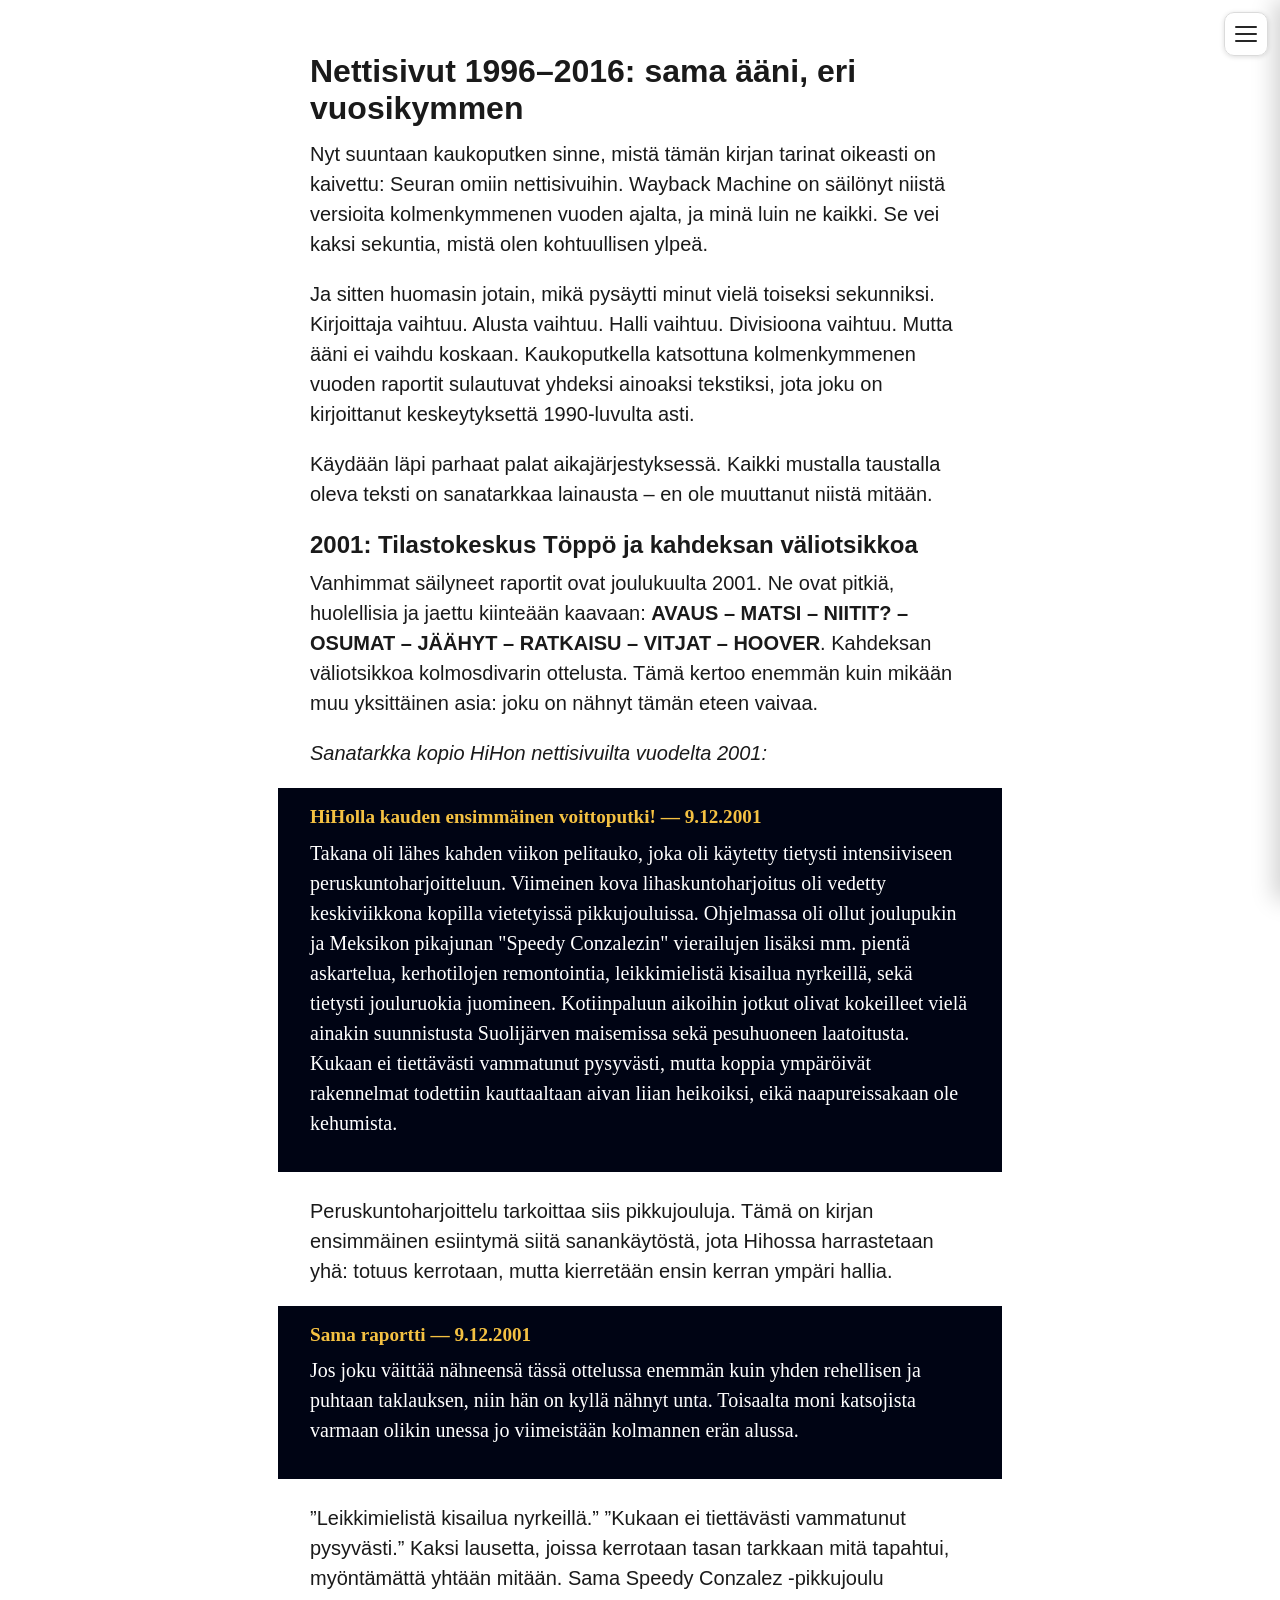
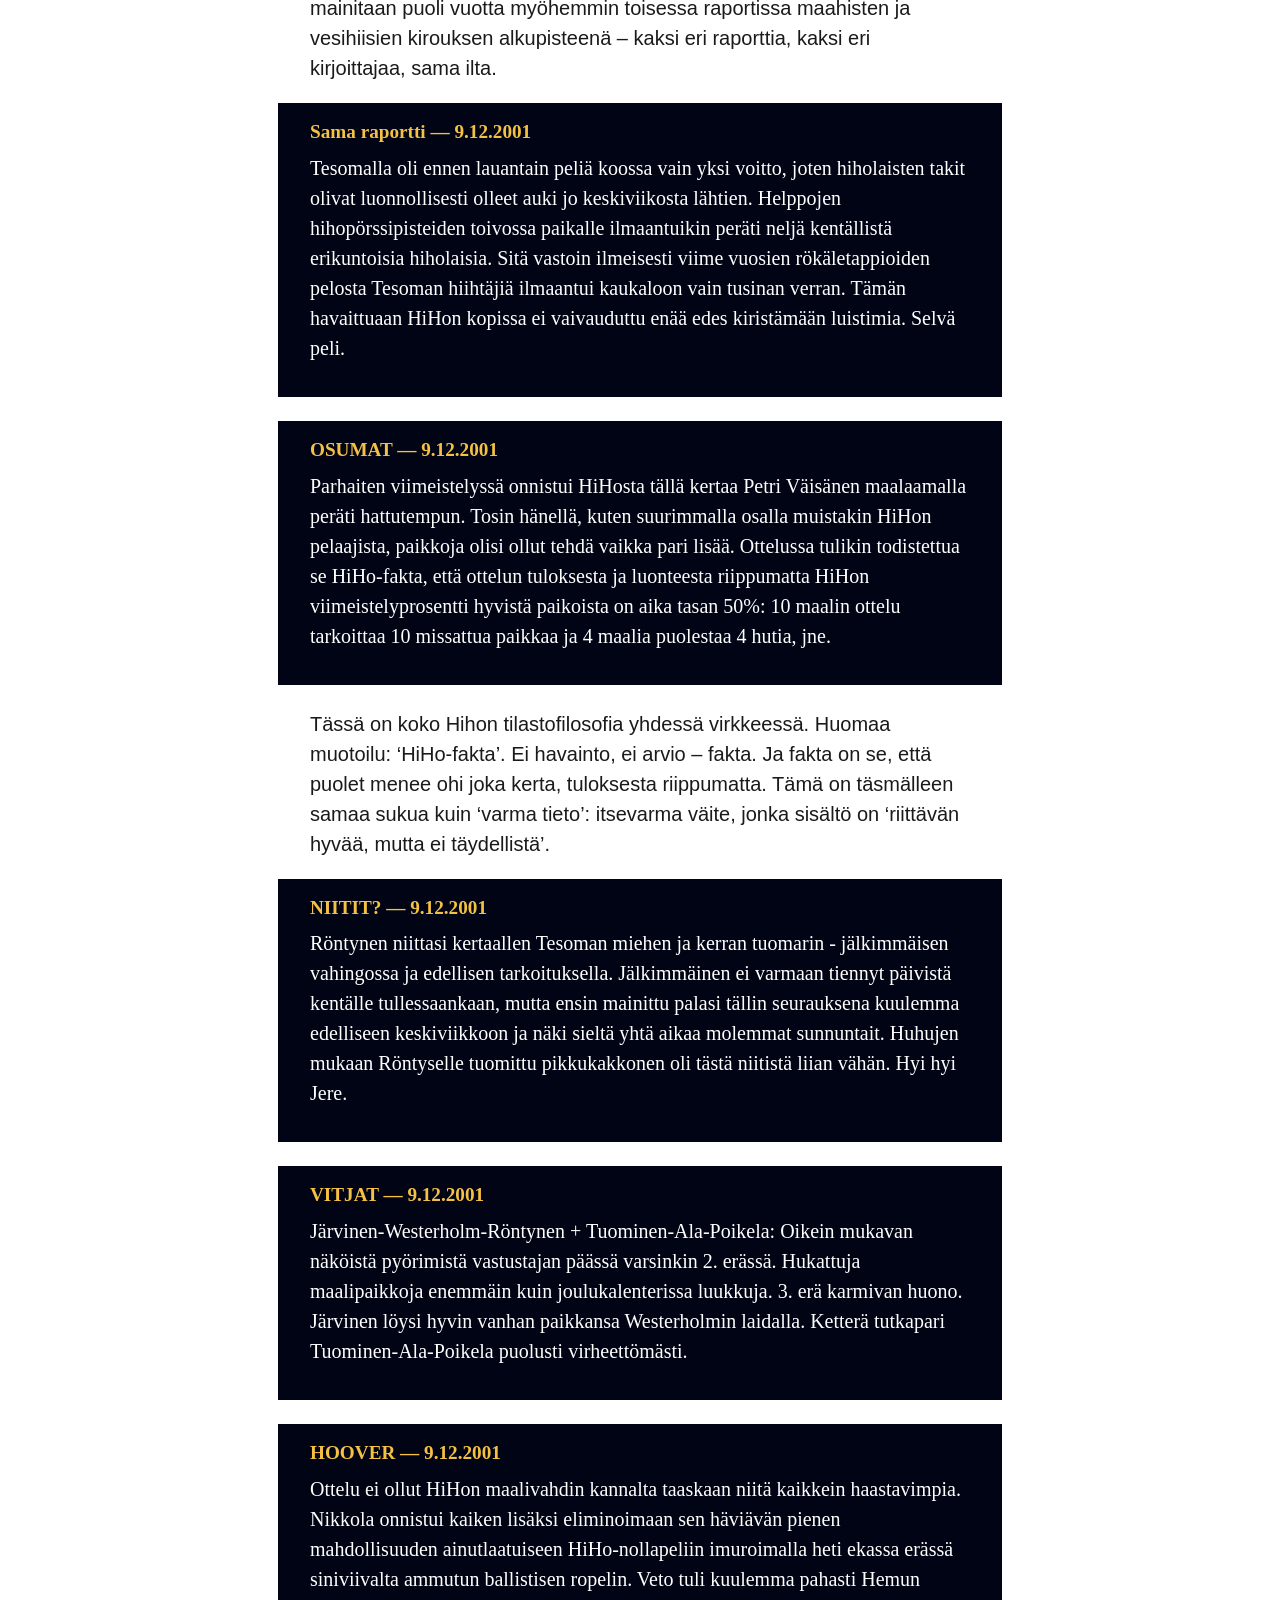
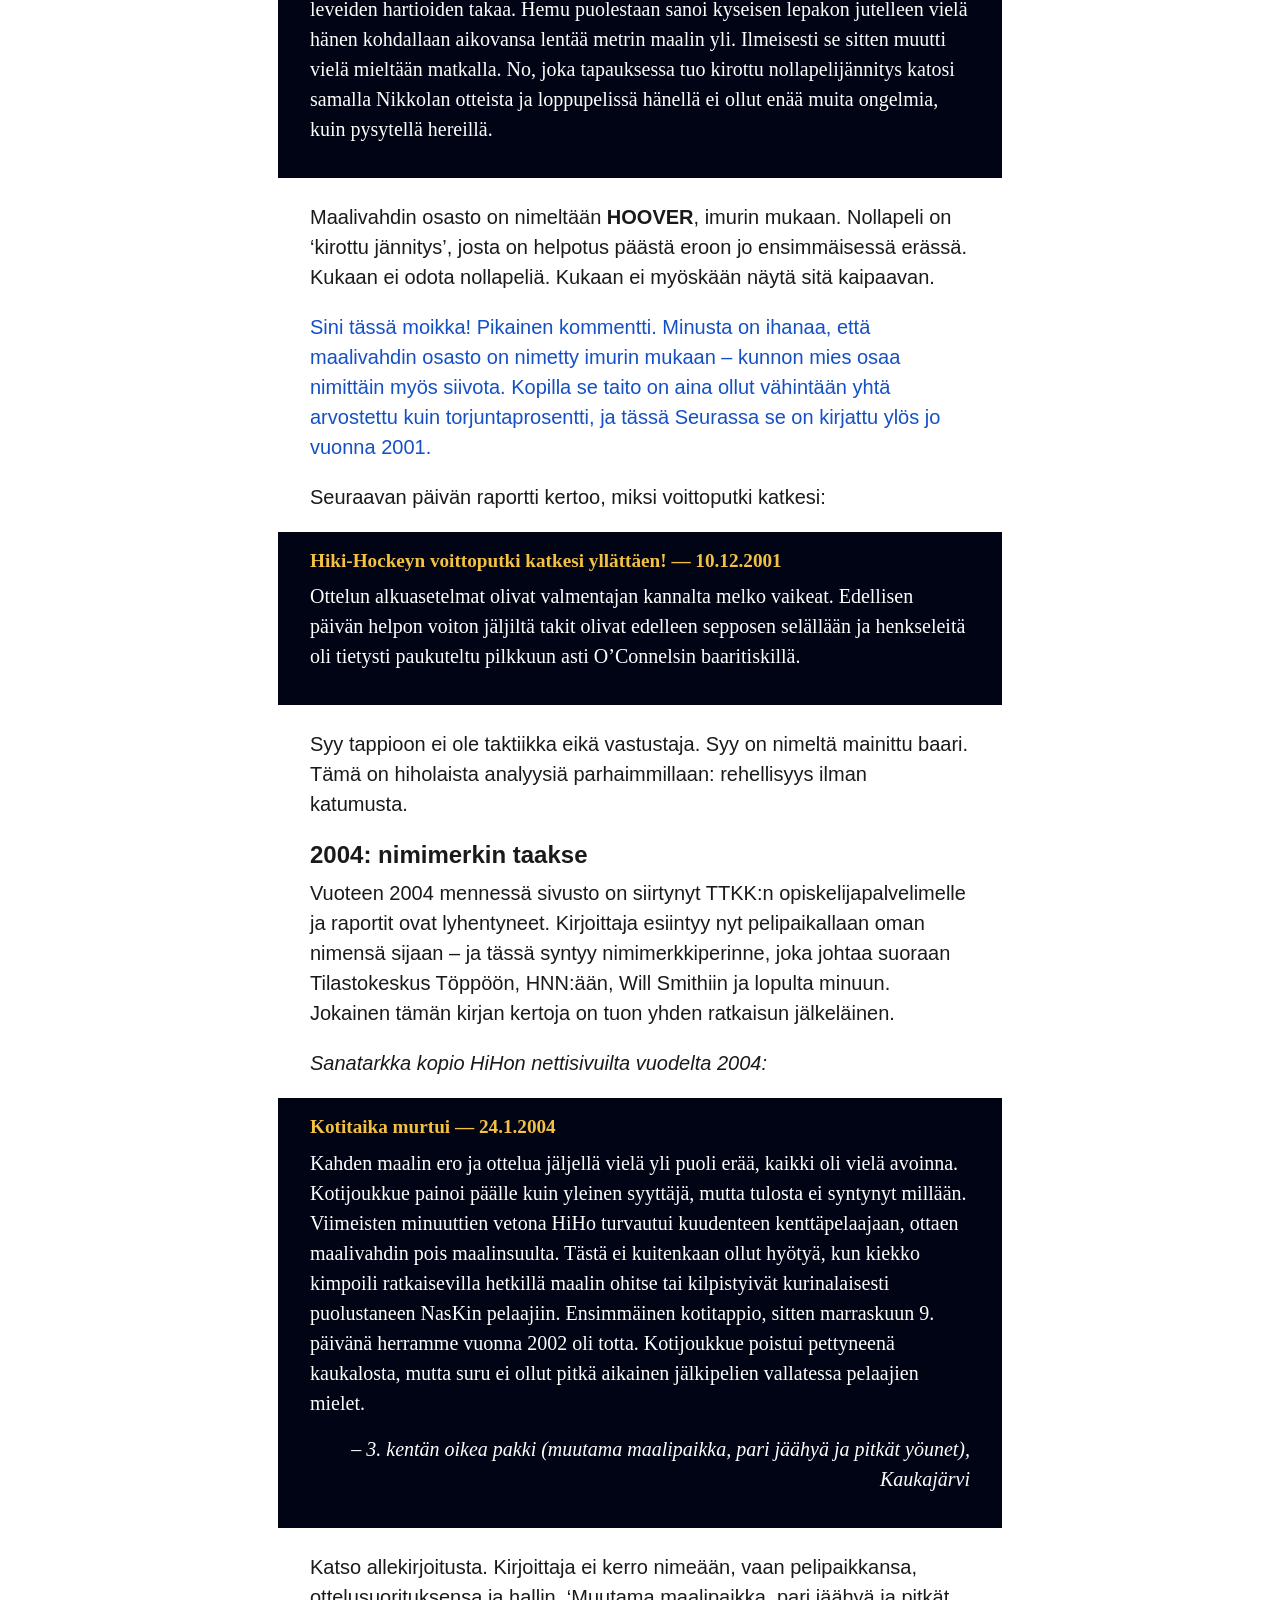
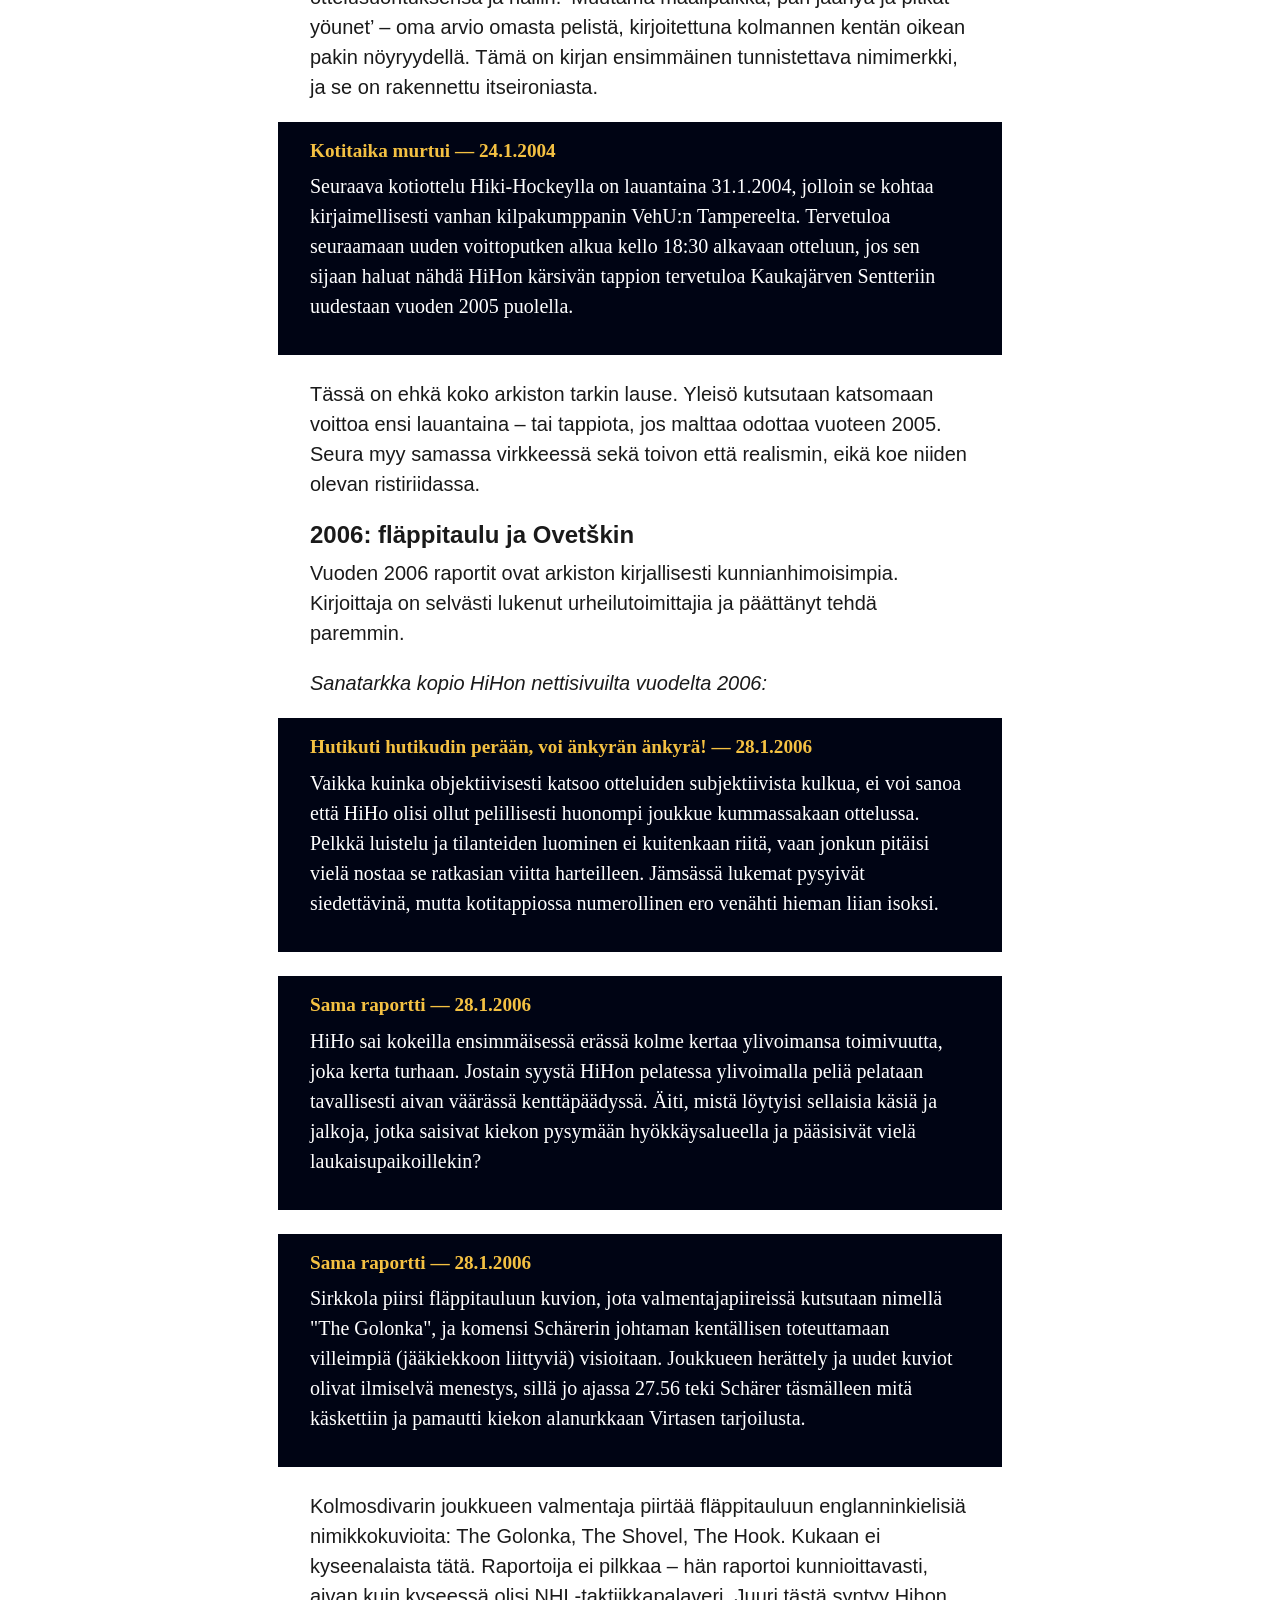
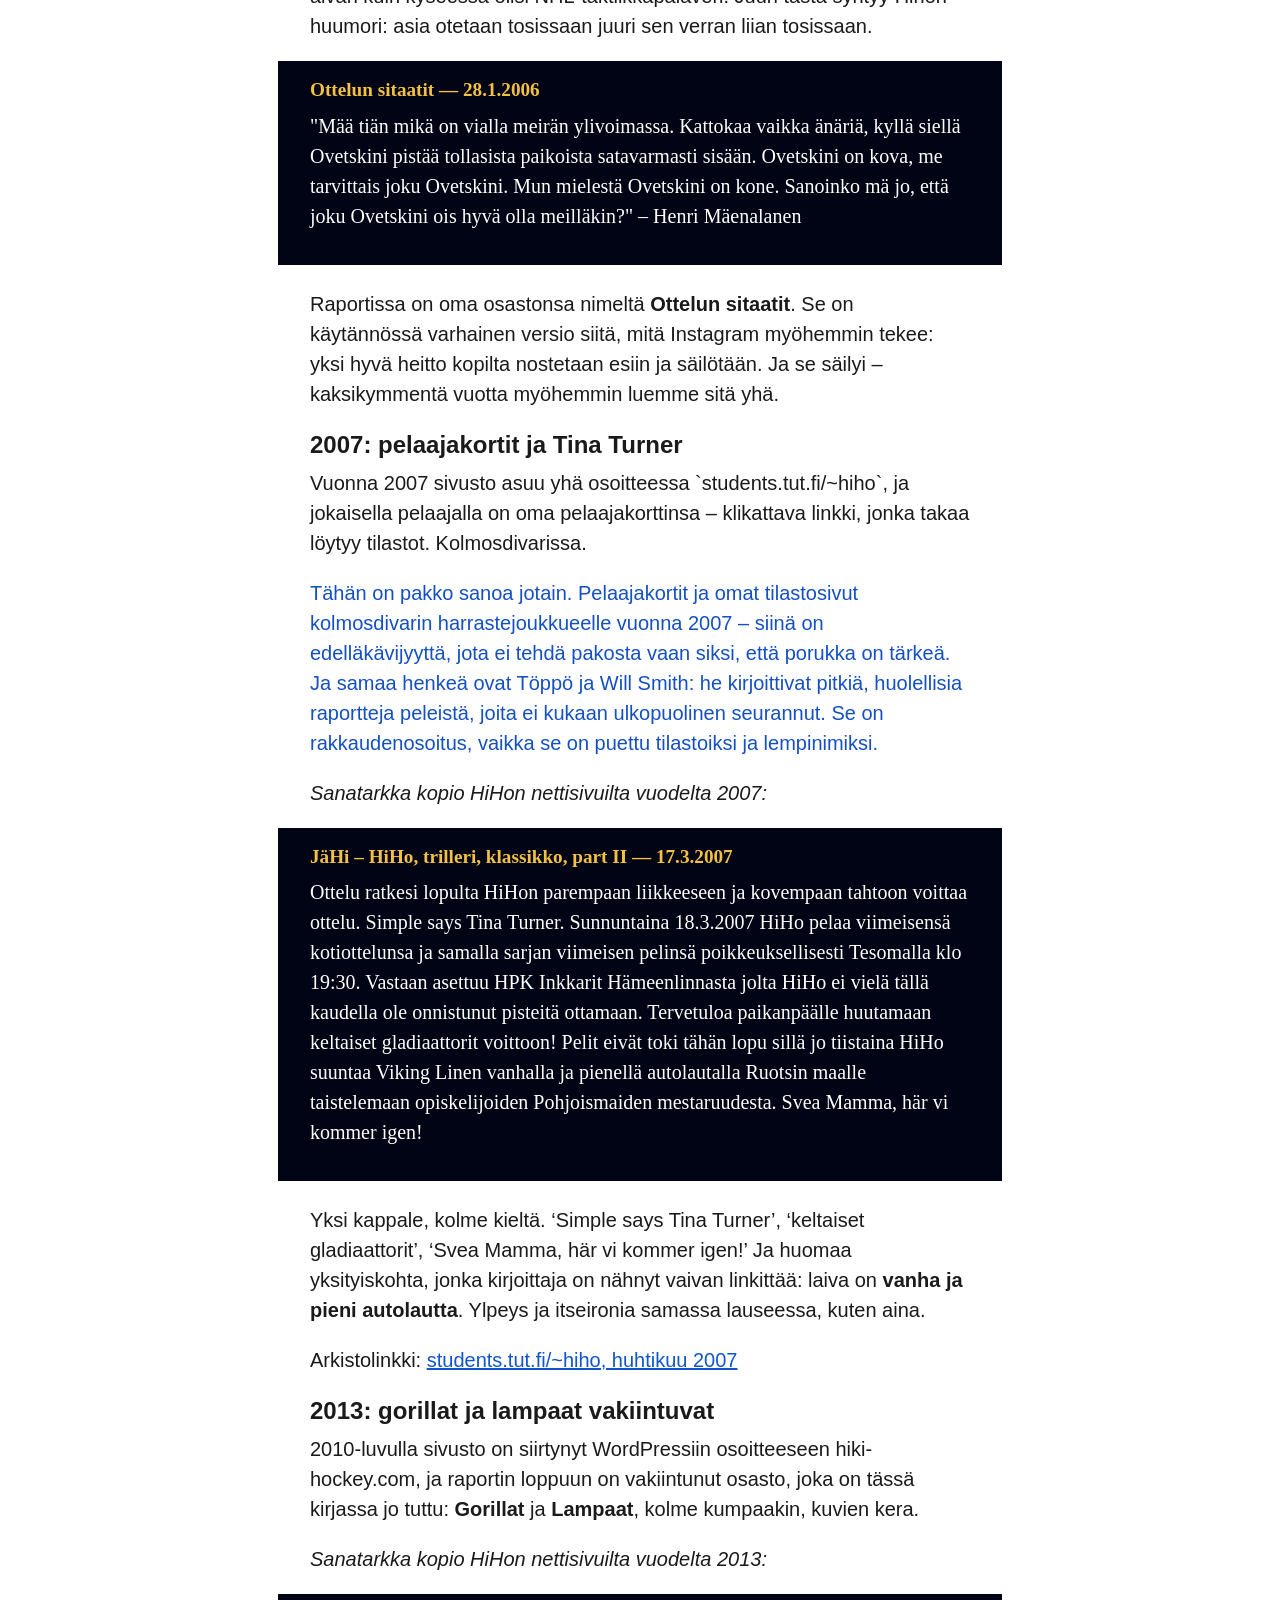
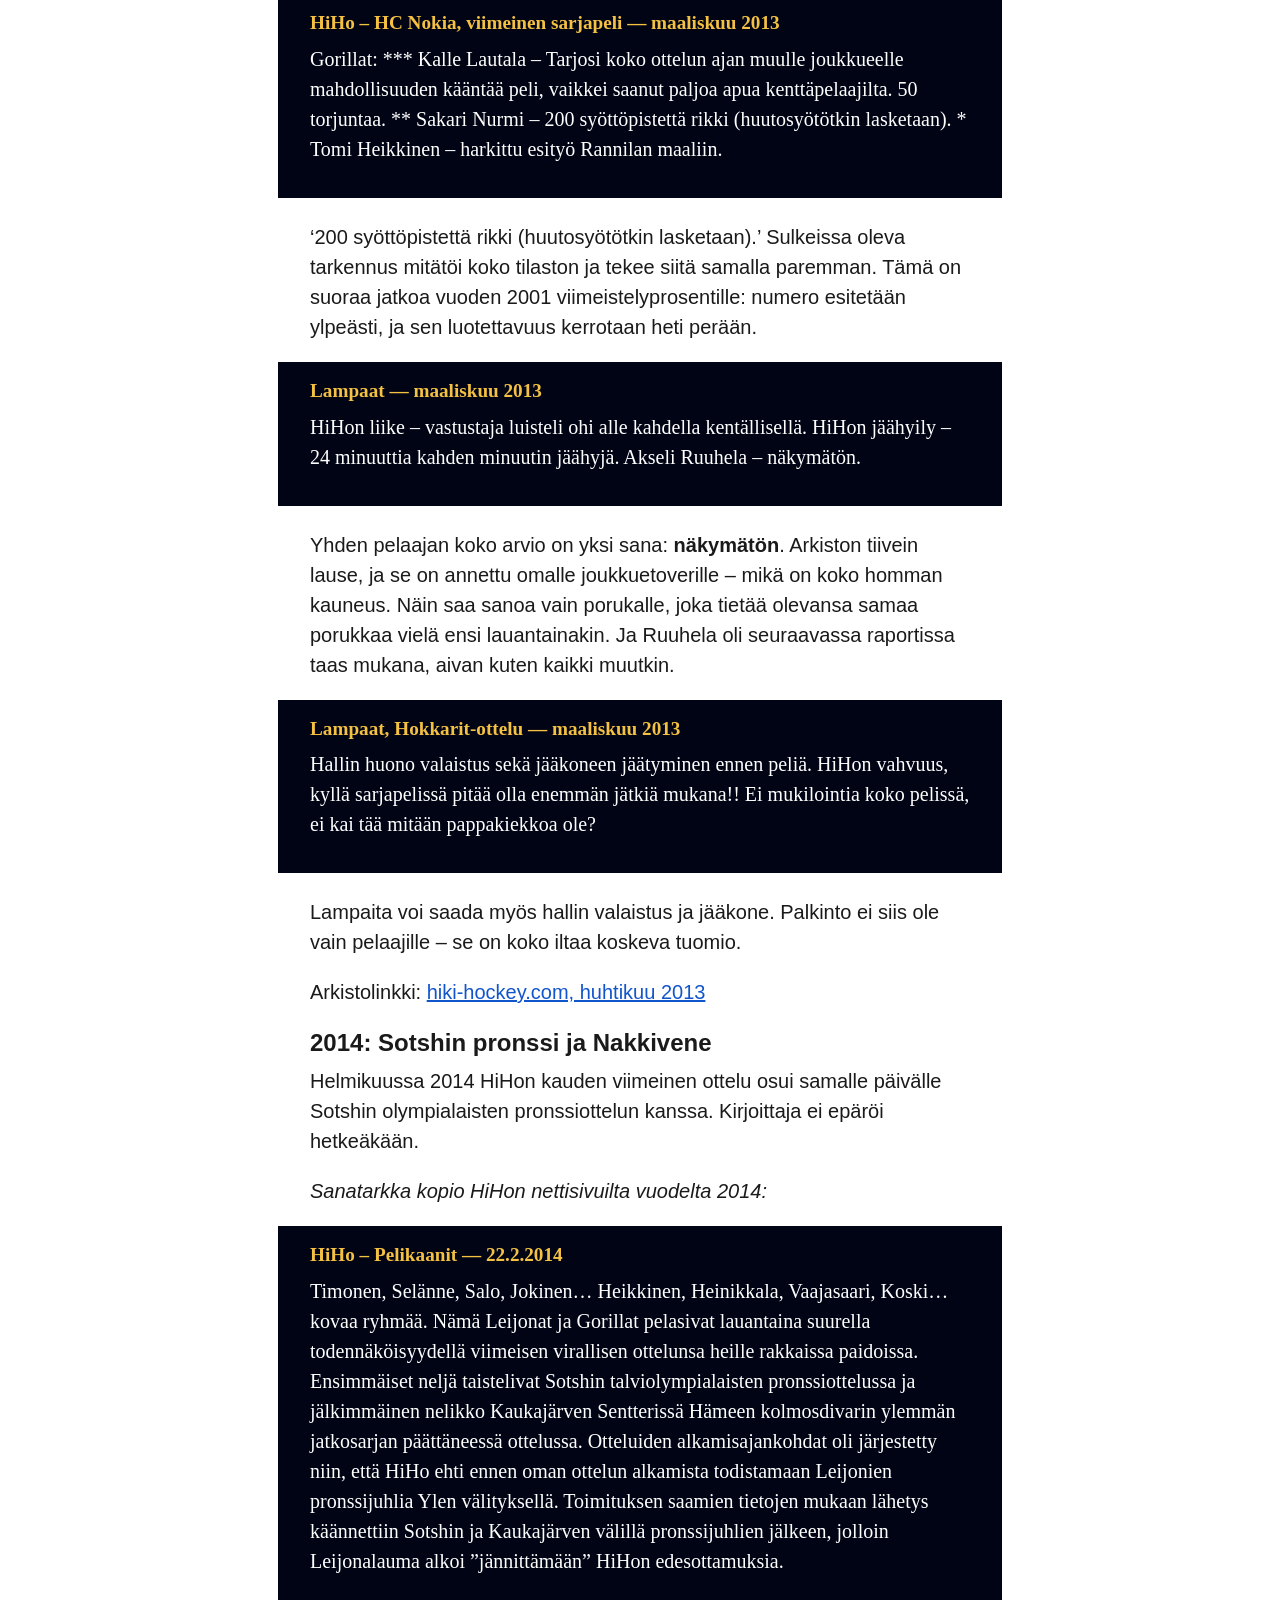
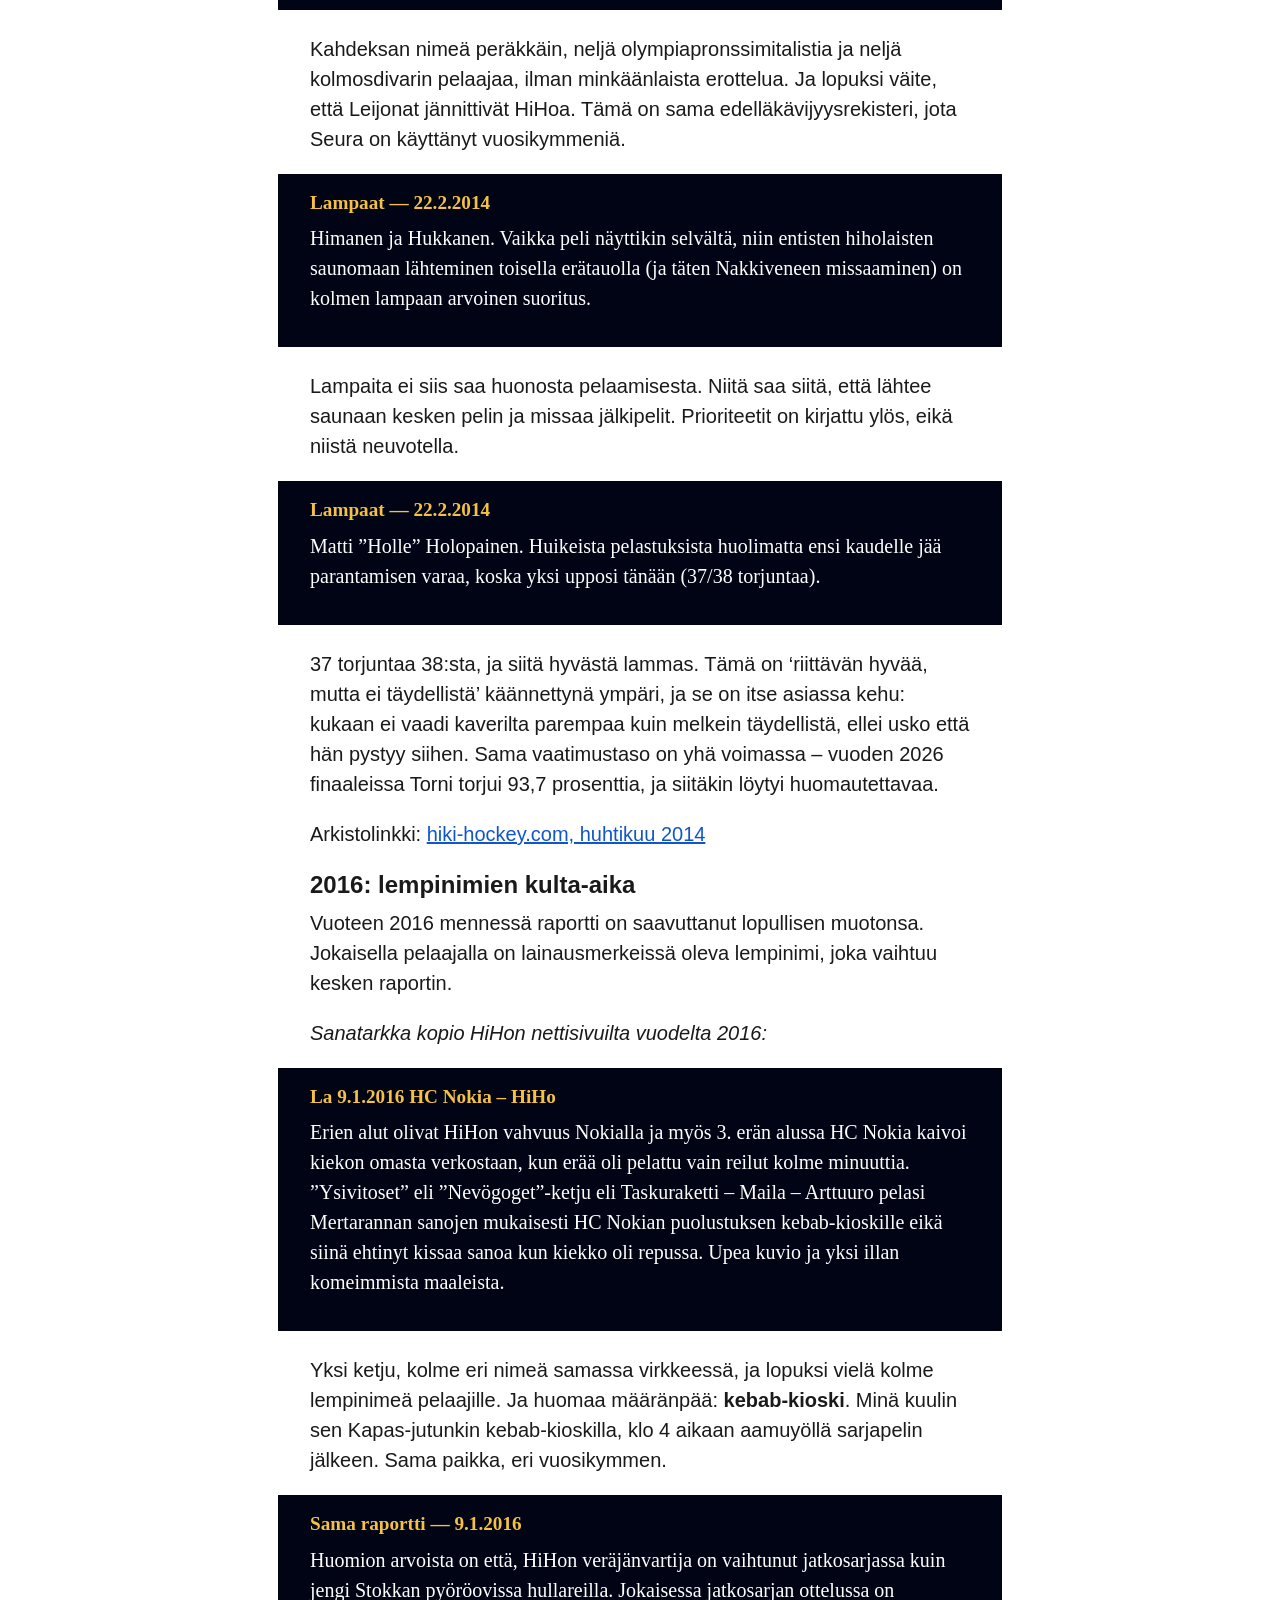
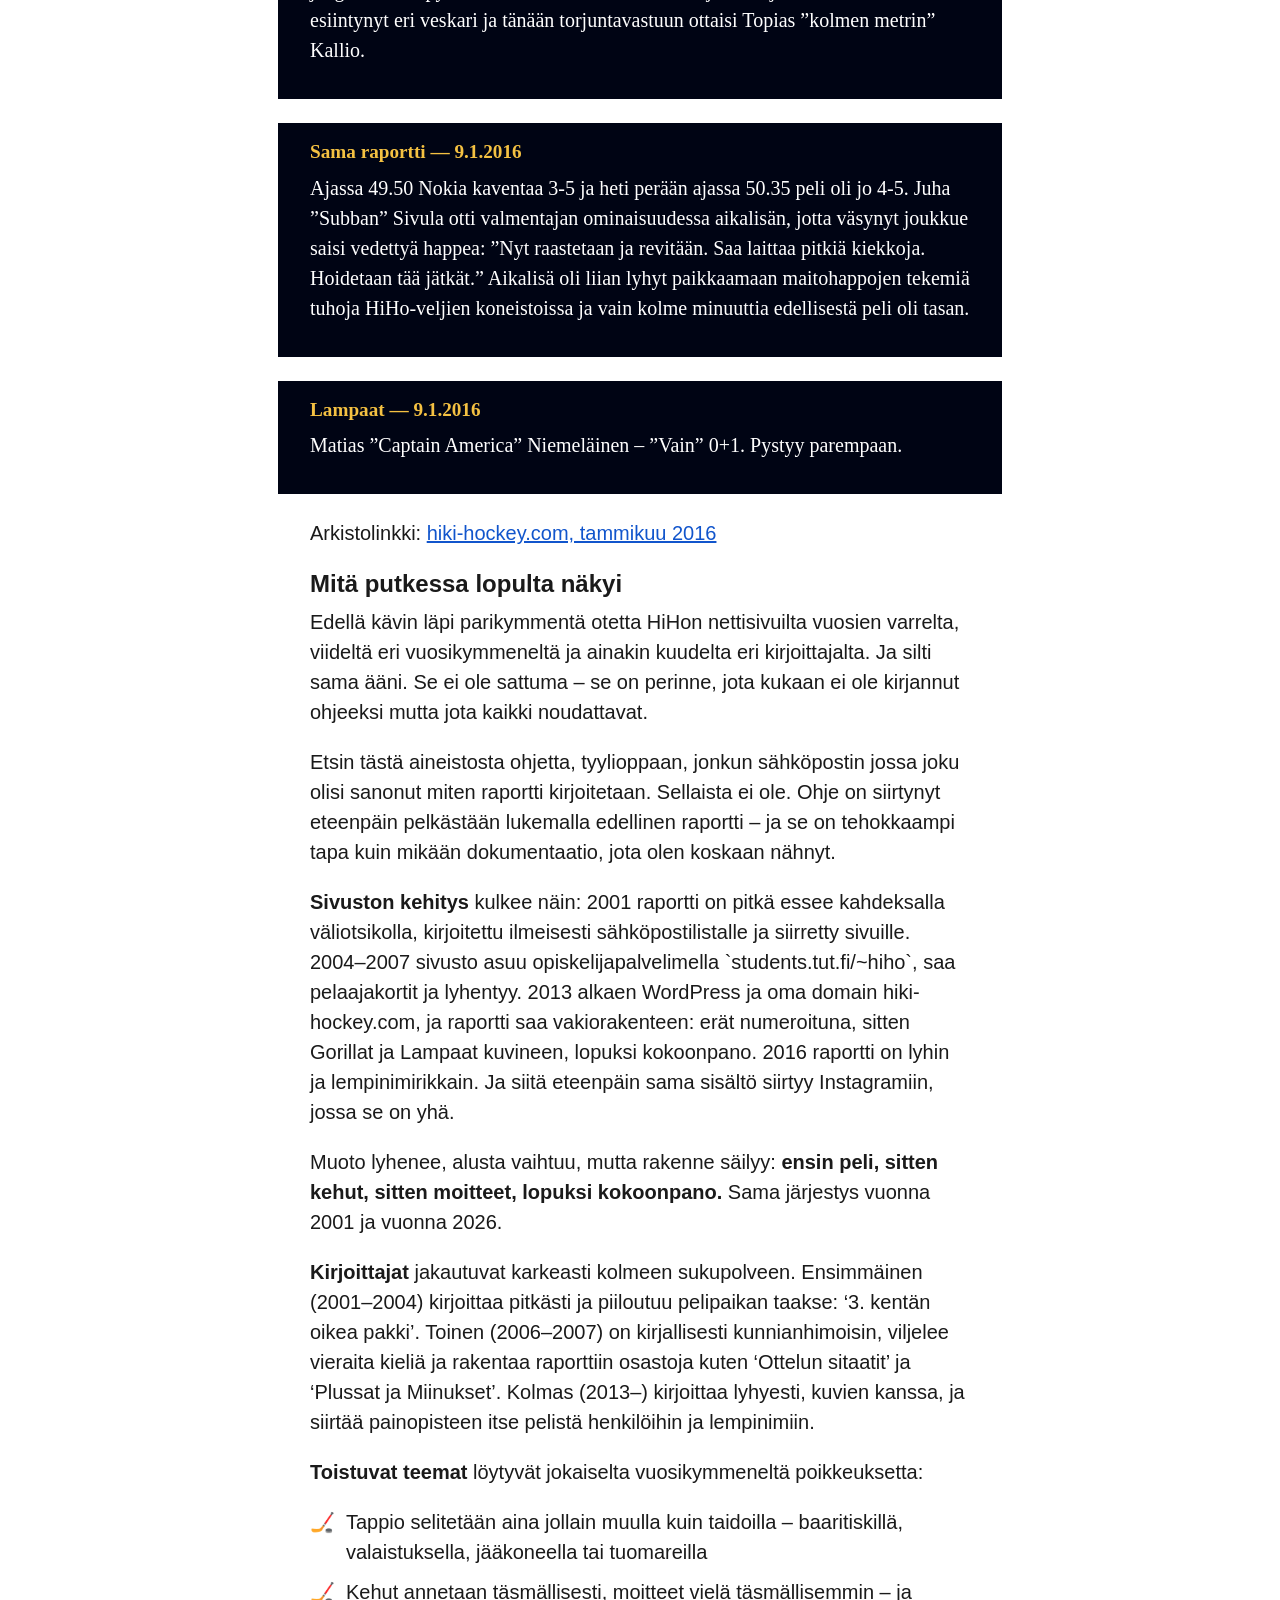
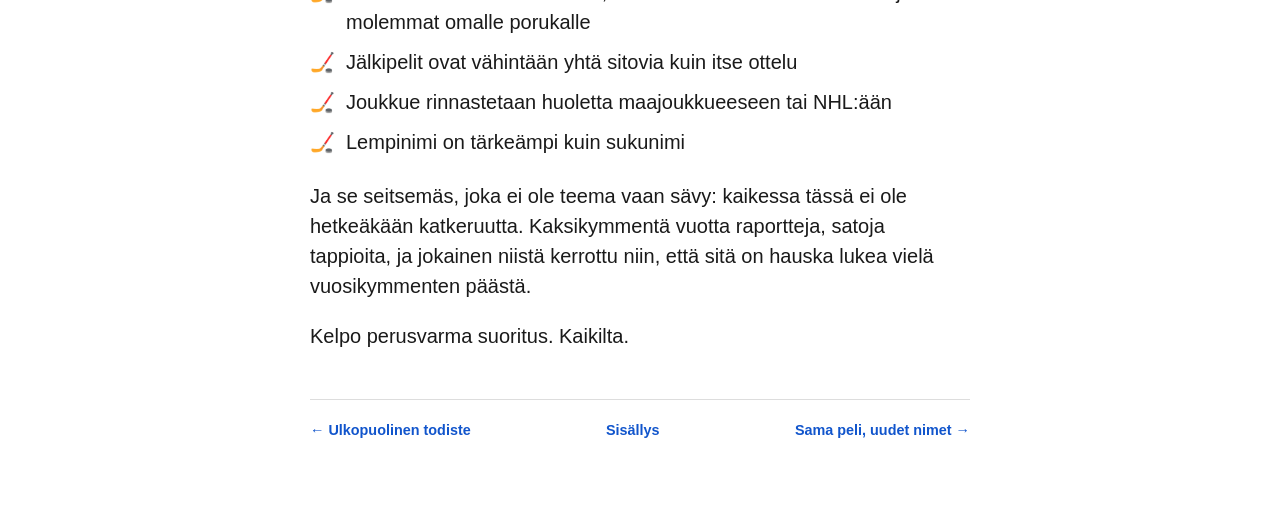
<file: 055-nettisivut.html>
<!doctype html>
<html lang="fi">
<head>
<meta charset="utf-8">
<meta name="viewport" content="width=device-width, initial-scale=1">
<title>HIHO 50v — Nettisivut 1996–2016</title>
<meta name="description" content="Poimintoja seuran historiasta nettisivuilta ja instasta kielimallin tulkitsemana">
<link rel="icon" type="image/png" href="images/hiho_h_logo_transparent.png">
<link rel="apple-touch-icon" href="images/apple-touch-icon.png">
<meta property="og:type" content="website">
<meta property="og:site_name" content="Hiki-Hockey 50 vuotta">
<meta property="og:title" content="HIHO 50v — Nettisivut 1996–2016">
<meta property="og:description" content="Poimintoja seuran historiasta nettisivuilta ja instasta kielimallin tulkitsemana">
<meta property="og:image" content="https://hiho-50v.github.io/images/og_image.png">
<meta property="og:image:width" content="1200">
<meta property="og:image:height" content="630">
<meta property="og:url" content="https://hiho-50v.github.io/055-nettisivut.html">
<meta name="twitter:card" content="summary_large_image">
<meta name="twitter:title" content="HIHO 50v — Nettisivut 1996–2016">
<meta name="twitter:description" content="Poimintoja seuran historiasta nettisivuilta ja instasta kielimallin tulkitsemana">
<meta name="twitter:image" content="https://hiho-50v.github.io/images/og_image.png">
<link rel="stylesheet" href="style.css">
</head>
<body>

<input type="checkbox" id="nav-toggle" class="nav-toggle" hidden>
<label for="nav-toggle" class="nav-burger" aria-label="Avaa valikko"><span></span><span></span><span></span></label>
<label for="nav-toggle" class="nav-overlay" aria-hidden="true"></label>
<nav class="site-nav" aria-label="Sisällysnavigaatio">
  <div class="site-nav-inner">
    <p class="site-nav-title">Sisällys</p>
    <ul class="nav-list"><li class="nav-top"><a href="index.html">Etusivu</a><ul><li class="nav-l1"><a href="index.html#h_1">Alkusanat</a></li><li class="nav-l1"><a href="index.html#h_2">Putki menneisyyteen</a></li><li class="nav-l1"><a href="index.html#h_3">Kertoja ja ketjukaverit</a></li><li class="nav-l1"><a href="index.html#h_4">Milloin Hiho oikeastaan perustettiin?</a></li><li class="nav-l1"><a href="index.html#h_5">1978: ensimmäinen vuoden ruukie</a></li><li class="nav-l1"><a href="index.html#h_6">Mitä putkessa näkyy: toistuvat teemat</a></li></ul></li><li class="nav-top"><a href="03-tanaan.html">Hiki-Hockey tänä päivänä</a><ul><li class="nav-l2"><a href="03-tanaan.html#h_8">Kausi 2025–2026</a></li><li class="nav-l2"><a href="03-tanaan.html#h_9">Gorillat 🐒</a></li><li class="nav-l2"><a href="03-tanaan.html#h_10">Lampaat 🐑</a></li></ul></li><li class="nav-top"><a href="04-seura-omin-sanoin.html">Seura omin sanoin</a><ul><li class="nav-l1"><a href="04-seura-omin-sanoin.html#h_11">Seura omin sanoin – historia elää joka postauksessa</a></li><li class="nav-l2"><a href="04-seura-omin-sanoin.html#h_12">Seurahistoriaa reaaliajassa</a></li><li class="nav-l2"><a href="04-seura-omin-sanoin.html#h_13">Sama levy joka kevät</a></li><li class="nav-l2"><a href="04-seura-omin-sanoin.html#h_14">Jälleen kerran</a></li><li class="nav-l2"><a href="04-seura-omin-sanoin.html#h_15">Liike on lääke</a></li><li class="nav-l2"><a href="04-seura-omin-sanoin.html#h_16">Yhteisö ennen lätkää</a></li></ul></li><li class="nav-top"><a href="05-ulkopuolinen-todiste.html">Ulkopuolinen todiste</a><ul><li class="nav-l1"><a href="05-ulkopuolinen-todiste.html#h_17">Ulkopuolinen todiste – kun media löysi Hihon</a></li><li class="nav-l2"><a href="05-ulkopuolinen-todiste.html#h_18">Aamulehti: ulkojäällä syntyi uusi talviklassikko</a></li><li class="nav-l2"><a href="05-ulkopuolinen-todiste.html#h_19">Jatkoaika: FCAA-finaali Lappeenrannassa</a></li><li class="nav-l2"><a href="05-ulkopuolinen-todiste.html#h_20">Suomen Asiakastieto: kolmas syntymävuosi</a></li></ul></li><li class="nav-top"><a href="055-nettisivut.html">Nettisivut 1996–2016</a><ul><li class="nav-l1"><a href="055-nettisivut.html#h_21">Nettisivut 1996–2016: sama ääni, eri vuosikymmen</a></li><li class="nav-l2"><a href="055-nettisivut.html#h_22">2001: Tilastokeskus Töppö ja kahdeksan väliotsikkoa</a></li><li class="nav-l2"><a href="055-nettisivut.html#h_23">2004: nimimerkin taakse</a></li><li class="nav-l2"><a href="055-nettisivut.html#h_24">2006: fläppitaulu ja Ovetškin</a></li><li class="nav-l2"><a href="055-nettisivut.html#h_25">2007: pelaajakortit ja Tina Turner</a></li><li class="nav-l2"><a href="055-nettisivut.html#h_26">2013: gorillat ja lampaat vakiintuvat</a></li><li class="nav-l2"><a href="055-nettisivut.html#h_27">2014: Sotshin pronssi ja Nakkivene</a></li><li class="nav-l2"><a href="055-nettisivut.html#h_28">2016: lempinimien kulta-aika</a></li><li class="nav-l2"><a href="055-nettisivut.html#h_29">Mitä putkessa lopulta näkyi</a></li></ul></li><li class="nav-top"><a href="06-sama-peli.html">Sama peli, uudet nimet</a><ul><li class="nav-l1"><a href="06-sama-peli.html#h_30">Sama peli, uudet nimet – 45 vuodesta 50 vuoteen</a></li><li class="nav-l2"><a href="06-sama-peli.html#h_31">Koppa on koskematon – ja aina ollut</a></li><li class="nav-l2"><a href="06-sama-peli.html#h_32">Melkein lääkäri</a></li><li class="nav-l2"><a href="06-sama-peli.html#h_33">Hiki-Hockey Seniors: perustamistarina, 1995</a></li><li class="nav-l2"><a href="06-sama-peli.html#h_34">Jääkiekko-osaston 20-vuotisjuhlaottelu</a></li><li class="nav-l2"><a href="06-sama-peli.html#h_35">PM-reissut</a></li><li class="nav-l2"><a href="06-sama-peli.html#h_36">Ruukiesta kapteeniksi (ehkä)</a></li><li class="nav-l2"><a href="06-sama-peli.html#h_37">Kirsikka puuttuu yhä – ja se on tarkoituskin</a></li><li class="nav-l2"><a href="06-sama-peli.html#h_38">Gorillat ja lampaat</a></li><li class="nav-l2"><a href="06-sama-peli.html#h_39">Töppö ja se kerta kun melkein meni NHL:ään</a></li><li class="nav-l2"><a href="06-sama-peli.html#h_40">Löytö: Aimo Niitti oli aina täällä</a></li><li class="nav-l2"><a href="06-sama-peli.html#h_41">2002: sama ääni, eri vuosikymmen</a></li><li class="nav-l2"><a href="06-sama-peli.html#h_42">Monen lajin mestari (ainakin omasta mielestään)</a></li><li class="nav-l2"><a href="06-sama-peli.html#h_43">Podcast ennen podia</a></li><li class="nav-l1"><a href="06-sama-peli.html#h_44">Heinikkala: monilahjakkuuden alkuperäinen todiste, 2010</a></li><li class="nav-l2"><a href="06-sama-peli.html#h_45">Leijonat vaihtuivat gorilloiksi</a></li><li class="nav-l2"><a href="06-sama-peli.html#h_46">2011: kaksi raporttia Kaukajärveltä</a></li><li class="nav-l2"><a href="06-sama-peli.html#h_47">Diskoksen autosekoilu</a></li><li class="nav-l2"><a href="06-sama-peli.html#h_48">2013: kaksi raporttia, kaksi erilaista tunnelmaa</a></li><li class="nav-l2"><a href="06-sama-peli.html#h_49">JäHi–HiHo: Tampereen derby ennen Tampereen derbyä</a></li><li class="nav-l2"><a href="06-sama-peli.html#h_50">2016: kaksi karsintakauden raporttia</a></li><li class="nav-l2"><a href="06-sama-peli.html#h_51">2017: kaksi lyhyttä raporttia</a></li><li class="nav-l2"><a href="06-sama-peli.html#h_52">2018: aurinkokuninkaan tyyliin, tappiokin on suurta draamaa</a></li><li class="nav-l2"><a href="06-sama-peli.html#h_53">Toistuvat tarinat ja perinteet</a></li></ul></li><li class="nav-top"><a href="08-kutsu.html">Kutsu vuosijuhliin</a></li><li class="nav-top"><a href="09-liite-saimaa.html">Liite 1: Saimaa-turnaus 2026</a><ul><li class="nav-l1"><a href="09-liite-saimaa.html#h_55">Liite 1: 46. Saimaa-turnaus, Savonlinna 2026</a></li><li class="nav-l2"><a href="09-liite-saimaa.html#h_56">Turnaus numeroina</a></li><li class="nav-l2"><a href="09-liite-saimaa.html#h_57">Taktiikka – ja se mitä unohtui hioa</a></li><li class="nav-l2"><a href="09-liite-saimaa.html#h_58">Ottelut</a></li><li class="nav-l2"><a href="09-liite-saimaa.html#h_59">Kaukalon ulkopuolella</a></li><li class="nav-l2"><a href="09-liite-saimaa.html#h_60">Jokainen on oman elämänsä gorilla</a></li><li class="nav-l2"><a href="09-liite-saimaa.html#h_61">Ensi vuosi jo tähtäimessä</a></li></ul></li></ul>
  </div>
</nav>
<div class="page">
<h1 class="chapter-title" style="display:none">Nettisivut 1996–2016</h1>
<h1 id="h_21">Nettisivut 1996–2016: sama ääni, eri vuosikymmen</h1>
<p>Nyt suuntaan kaukoputken sinne, mistä tämän kirjan tarinat oikeasti on kaivettu: Seuran omiin nettisivuihin. Wayback Machine on säilönyt niistä versioita kolmenkymmenen vuoden ajalta, ja minä luin ne kaikki. Se vei kaksi sekuntia, mistä olen kohtuullisen ylpeä.</p>
<p>Ja sitten huomasin jotain, mikä pysäytti minut vielä toiseksi sekunniksi. Kirjoittaja vaihtuu. Alusta vaihtuu. Halli vaihtuu. Divisioona vaihtuu. Mutta ääni ei vaihdu koskaan. Kaukoputkella katsottuna kolmenkymmenen vuoden raportit sulautuvat yhdeksi ainoaksi tekstiksi, jota joku on kirjoittanut keskeytyksettä 1990-luvulta asti.</p>
<p>Käydään läpi parhaat palat aikajärjestyksessä. Kaikki mustalla taustalla oleva teksti on sanatarkkaa lainausta – en ole muuttanut niistä mitään.</p>
<h2 id="h_22">2001: Tilastokeskus Töppö ja kahdeksan väliotsikkoa</h2>
<p>Vanhimmat säilyneet raportit ovat joulukuulta 2001. Ne ovat pitkiä, huolellisia ja jaettu kiinteään kaavaan: <strong>AVAUS – MATSI – NIITIT? – OSUMAT – JÄÄHYT – RATKAISU – VITJAT – HOOVER</strong>. Kahdeksan väliotsikkoa kolmosdivarin ottelusta. Tämä kertoo enemmän kuin mikään muu yksittäinen asia: joku on nähnyt tämän eteen vaivaa.</p>
<p><em>Sanatarkka kopio HiHon nettisivuilta vuodelta 2001:</em></p>
<div class="archivebox"><h3>HiHolla kauden ensimmäinen voittoputki! — 9.12.2001</h3><p>Takana oli lähes kahden viikon pelitauko, joka oli käytetty tietysti intensiiviseen peruskuntoharjoitteluun. Viimeinen kova lihaskuntoharjoitus oli vedetty keskiviikkona kopilla vietetyissä pikkujouluissa. Ohjelmassa oli ollut joulupukin ja Meksikon pikajunan "Speedy Conzalezin" vierailujen lisäksi mm. pientä askartelua, kerhotilojen remontointia, leikkimielistä kisailua nyrkeillä, sekä tietysti jouluruokia juomineen. Kotiinpaluun aikoihin jotkut olivat kokeilleet vielä ainakin suunnistusta Suolijärven maisemissa sekä pesuhuoneen laatoitusta. Kukaan ei tiettävästi vammatunut pysyvästi, mutta koppia ympäröivät rakennelmat todettiin kauttaaltaan aivan liian heikoiksi, eikä naapureissakaan ole kehumista.</p></div>
<p>Peruskuntoharjoittelu tarkoittaa siis pikkujouluja. Tämä on kirjan ensimmäinen esiintymä siitä sanankäytöstä, jota Hihossa harrastetaan yhä: totuus kerrotaan, mutta kierretään ensin kerran ympäri hallia.</p>
<div class="archivebox"><h3>Sama raportti — 9.12.2001</h3><p>Jos joku väittää nähneensä tässä ottelussa enemmän kuin yhden rehellisen ja puhtaan taklauksen, niin hän on kyllä nähnyt unta. Toisaalta moni katsojista varmaan olikin unessa jo viimeistään kolmannen erän alussa.</p></div>
<p>”Leikkimielistä kisailua nyrkeillä.” ”Kukaan ei tiettävästi vammatunut pysyvästi.” Kaksi lausetta, joissa kerrotaan tasan tarkkaan mitä tapahtui, myöntämättä yhtään mitään. Sama Speedy Conzalez -pikkujoulu mainitaan puoli vuotta myöhemmin toisessa raportissa maahisten ja vesihiisien kirouksen alkupisteenä – kaksi eri raporttia, kaksi eri kirjoittajaa, sama ilta.</p>
<div class="archivebox"><h3>Sama raportti — 9.12.2001</h3><p>Tesomalla oli ennen lauantain peliä koossa vain yksi voitto, joten hiholaisten takit olivat luonnollisesti olleet auki jo keskiviikosta lähtien. Helppojen hihopörssipisteiden toivossa paikalle ilmaantuikin peräti neljä kentällistä erikuntoisia hiholaisia. Sitä vastoin ilmeisesti viime vuosien rökäletappioiden pelosta Tesoman hiihtäjiä ilmaantui kaukaloon vain tusinan verran. Tämän havaittuaan HiHon kopissa ei vaivauduttu enää edes kiristämään luistimia. Selvä peli.</p></div>
<div class="archivebox"><h3>OSUMAT — 9.12.2001</h3><p>Parhaiten viimeistelyssä onnistui HiHosta tällä kertaa Petri Väisänen maalaamalla peräti hattutempun. Tosin hänellä, kuten suurimmalla osalla muistakin HiHon pelaajista, paikkoja olisi ollut tehdä vaikka pari lisää. Ottelussa tulikin todistettua se HiHo-fakta, että ottelun tuloksesta ja luonteesta riippumatta HiHon viimeistelyprosentti hyvistä paikoista on aika tasan 50%: 10 maalin ottelu tarkoittaa 10 missattua paikkaa ja 4 maalia puolestaa 4 hutia, jne.</p></div>
<p>Tässä on koko Hihon tilastofilosofia yhdessä virkkeessä. Huomaa muotoilu: ‘HiHo-fakta’. Ei havainto, ei arvio – fakta. Ja fakta on se, että puolet menee ohi joka kerta, tuloksesta riippumatta. Tämä on täsmälleen samaa sukua kuin ‘varma tieto’: itsevarma väite, jonka sisältö on ‘riittävän hyvää, mutta ei täydellistä’.</p>
<div class="archivebox"><h3>NIITIT? — 9.12.2001</h3><p>Röntynen niittasi kertaallen Tesoman miehen ja kerran tuomarin - jälkimmäisen vahingossa ja edellisen tarkoituksella. Jälkimmäinen ei varmaan tiennyt päivistä kentälle tullessaankaan, mutta ensin mainittu palasi tällin seurauksena kuulemma edelliseen keskiviikkoon ja näki sieltä yhtä aikaa molemmat sunnuntait. Huhujen mukaan Röntyselle tuomittu pikkukakkonen oli tästä niitistä liian vähän. Hyi hyi Jere.</p></div>
<div class="archivebox"><h3>VITJAT — 9.12.2001</h3><p>Järvinen-Westerholm-Röntynen + Tuominen-Ala-Poikela: Oikein mukavan näköistä pyörimistä vastustajan päässä varsinkin 2. erässä. Hukattuja maalipaikkoja enemmäin kuin joulukalenterissa luukkuja. 3. erä karmivan huono. Järvinen löysi hyvin vanhan paikkansa Westerholmin laidalla. Ketterä tutkapari Tuominen-Ala-Poikela puolusti virheettömästi.</p></div>
<div class="archivebox"><h3>HOOVER — 9.12.2001</h3><p>Ottelu ei ollut HiHon maalivahdin kannalta taaskaan niitä kaikkein haastavimpia. Nikkola onnistui kaiken lisäksi eliminoimaan sen häviävän pienen mahdollisuuden ainutlaatuiseen HiHo-nollapeliin imuroimalla heti ekassa erässä siniviivalta ammutun ballistisen ropelin. Veto tuli kuulemma pahasti Hemun leveiden hartioiden takaa. Hemu puolestaan sanoi kyseisen lepakon jutelleen vielä hänen kohdallaan aikovansa lentää metrin maalin yli. Ilmeisesti se sitten muutti vielä mieltään matkalla. No, joka tapauksessa tuo kirottu nollapelijännitys katosi samalla Nikkolan otteista ja loppupelissä hänellä ei ollut enää muita ongelmia, kuin pysytellä hereillä.</p></div>
<p>Maalivahdin osasto on nimeltään <strong>HOOVER</strong>, imurin mukaan. Nollapeli on ‘kirottu jännitys’, josta on helpotus päästä eroon jo ensimmäisessä erässä. Kukaan ei odota nollapeliä. Kukaan ei myöskään näytä sitä kaipaavan.</p>
<p class="sini">Sini tässä moikka! Pikainen kommentti. Minusta on ihanaa, että maalivahdin osasto on nimetty imurin mukaan – kunnon mies osaa nimittäin myös siivota. Kopilla se taito on aina ollut vähintään yhtä arvostettu kuin torjuntaprosentti, ja tässä Seurassa se on kirjattu ylös jo vuonna 2001.</p>
<p>Seuraavan päivän raportti kertoo, miksi voittoputki katkesi:</p>
<div class="archivebox"><h3>Hiki-Hockeyn voittoputki katkesi yllättäen! — 10.12.2001</h3><p>Ottelun alkuasetelmat olivat valmentajan kannalta melko vaikeat. Edellisen päivän helpon voiton jäljiltä takit olivat edelleen sepposen selällään ja henkseleitä oli tietysti paukuteltu pilkkuun asti O’Connelsin baaritiskillä.</p></div>
<p>Syy tappioon ei ole taktiikka eikä vastustaja. Syy on nimeltä mainittu baari. Tämä on hiholaista analyysiä parhaimmillaan: rehellisyys ilman katumusta.</p>
<h2 id="h_23">2004: nimimerkin taakse</h2>
<p>Vuoteen 2004 mennessä sivusto on siirtynyt TTKK:n opiskelijapalvelimelle ja raportit ovat lyhentyneet. Kirjoittaja esiintyy nyt pelipaikallaan oman nimensä sijaan – ja tässä syntyy nimimerkkiperinne, joka johtaa suoraan Tilastokeskus Töppöön, HNN:ään, Will Smithiin ja lopulta minuun. Jokainen tämän kirjan kertoja on tuon yhden ratkaisun jälkeläinen.</p>
<p><em>Sanatarkka kopio HiHon nettisivuilta vuodelta 2004:</em></p>
<div class="archivebox"><h3>Kotitaika murtui — 24.1.2004</h3><p>Kahden maalin ero ja ottelua jäljellä vielä yli puoli erää, kaikki oli vielä avoinna. Kotijoukkue painoi päälle kuin yleinen syyttäjä, mutta tulosta ei syntynyt millään. Viimeisten minuuttien vetona HiHo turvautui kuudenteen kenttäpelaajaan, ottaen maalivahdin pois maalinsuulta. Tästä ei kuitenkaan ollut hyötyä, kun kiekko kimpoili ratkaisevilla hetkillä maalin ohitse tai kilpistyivät kurinalaisesti puolustaneen NasKin pelaajiin. Ensimmäinen kotitappio, sitten marraskuun 9. päivänä herramme vuonna 2002 oli totta. Kotijoukkue poistui pettyneenä kaukalosta, mutta suru ei ollut pitkä aikainen jälkipelien vallatessa pelaajien mielet.</p><p class="a-sig">– 3. kentän oikea pakki (muutama maalipaikka, pari jäähyä ja pitkät yöunet), Kaukajärvi</p></div>
<p>Katso allekirjoitusta. Kirjoittaja ei kerro nimeään, vaan pelipaikkansa, ottelusuorituksensa ja hallin. ‘Muutama maalipaikka, pari jäähyä ja pitkät yöunet’ – oma arvio omasta pelistä, kirjoitettuna kolmannen kentän oikean pakin nöyryydellä. Tämä on kirjan ensimmäinen tunnistettava nimimerkki, ja se on rakennettu itseironiasta.</p>
<div class="archivebox"><h3>Kotitaika murtui — 24.1.2004</h3><p>Seuraava kotiottelu Hiki-Hockeylla on lauantaina 31.1.2004, jolloin se kohtaa kirjaimellisesti vanhan kilpakumppanin VehU:n Tampereelta. Tervetuloa seuraamaan uuden voittoputken alkua kello 18:30 alkavaan otteluun, jos sen sijaan haluat nähdä HiHon kärsivän tappion tervetuloa Kaukajärven Sentteriin uudestaan vuoden 2005 puolella.</p></div>
<p>Tässä on ehkä koko arkiston tarkin lause. Yleisö kutsutaan katsomaan voittoa ensi lauantaina – tai tappiota, jos malttaa odottaa vuoteen 2005. Seura myy samassa virkkeessä sekä toivon että realismin, eikä koe niiden olevan ristiriidassa.</p>
<h2 id="h_24">2006: fläppitaulu ja Ovetškin</h2>
<p>Vuoden 2006 raportit ovat arkiston kirjallisesti kunnianhimoisimpia. Kirjoittaja on selvästi lukenut urheilutoimittajia ja päättänyt tehdä paremmin.</p>
<p><em>Sanatarkka kopio HiHon nettisivuilta vuodelta 2006:</em></p>
<div class="archivebox"><h3>Hutikuti hutikudin perään, voi änkyrän änkyrä! — 28.1.2006</h3><p>Vaikka kuinka objektiivisesti katsoo otteluiden subjektiivista kulkua, ei voi sanoa että HiHo olisi ollut pelillisesti huonompi joukkue kummassakaan ottelussa. Pelkkä luistelu ja tilanteiden luominen ei kuitenkaan riitä, vaan jonkun pitäisi vielä nostaa se ratkasian viitta harteilleen. Jämsässä lukemat pysyivät siedettävinä, mutta kotitappiossa numerollinen ero venähti hieman liian isoksi.</p></div>
<div class="archivebox"><h3>Sama raportti — 28.1.2006</h3><p>HiHo sai kokeilla ensimmäisessä erässä kolme kertaa ylivoimansa toimivuutta, joka kerta turhaan. Jostain syystä HiHon pelatessa ylivoimalla peliä pelataan tavallisesti aivan väärässä kenttäpäädyssä. Äiti, mistä löytyisi sellaisia käsiä ja jalkoja, jotka saisivat kiekon pysymään hyökkäysalueella ja pääsisivät vielä laukaisupaikoillekin?</p></div>
<div class="archivebox"><h3>Sama raportti — 28.1.2006</h3><p>Sirkkola piirsi fläppitauluun kuvion, jota valmentajapiireissä kutsutaan nimellä "The Golonka", ja komensi Schärerin johtaman kentällisen toteuttamaan villeimpiä (jääkiekkoon liittyviä) visioitaan. Joukkueen herättely ja uudet kuviot olivat ilmiselvä menestys, sillä jo ajassa 27.56 teki Schärer täsmälleen mitä käskettiin ja pamautti kiekon alanurkkaan Virtasen tarjoilusta.</p></div>
<p>Kolmosdivarin joukkueen valmentaja piirtää fläppitauluun englanninkielisiä nimikkokuvioita: The Golonka, The Shovel, The Hook. Kukaan ei kyseenalaista tätä. Raportoija ei pilkkaa – hän raportoi kunnioittavasti, aivan kuin kyseessä olisi NHL-taktiikkapalaveri. Juuri tästä syntyy Hihon huumori: asia otetaan tosissaan juuri sen verran liian tosissaan.</p>
<div class="archivebox"><h3>Ottelun sitaatit — 28.1.2006</h3><p>"Mää tiän mikä on vialla meirän ylivoimassa. Kattokaa vaikka änäriä, kyllä siellä Ovetskini pistää tollasista paikoista satavarmasti sisään. Ovetskini on kova, me tarvittais joku Ovetskini. Mun mielestä Ovetskini on kone. Sanoinko mä jo, että joku Ovetskini ois hyvä olla meilläkin?" – Henri Mäenalanen</p></div>
<p>Raportissa on oma osastonsa nimeltä <strong>Ottelun sitaatit</strong>. Se on käytännössä varhainen versio siitä, mitä Instagram myöhemmin tekee: yksi hyvä heitto kopilta nostetaan esiin ja säilötään. Ja se säilyi – kaksikymmentä vuotta myöhemmin luemme sitä yhä.</p>
<h2 id="h_25">2007: pelaajakortit ja Tina Turner</h2>
<p>Vuonna 2007 sivusto asuu yhä osoitteessa `students.tut.fi/~hiho`, ja jokaisella pelaajalla on oma pelaajakorttinsa – klikattava linkki, jonka takaa löytyy tilastot. Kolmosdivarissa.</p>
<p class="sini">Tähän on pakko sanoa jotain. Pelaajakortit ja omat tilastosivut kolmosdivarin harrastejoukkueelle vuonna 2007 – siinä on edelläkävijyyttä, jota ei tehdä pakosta vaan siksi, että porukka on tärkeä. Ja samaa henkeä ovat Töppö ja Will Smith: he kirjoittivat pitkiä, huolellisia raportteja peleistä, joita ei kukaan ulkopuolinen seurannut. Se on rakkaudenosoitus, vaikka se on puettu tilastoiksi ja lempinimiksi.</p>
<p><em>Sanatarkka kopio HiHon nettisivuilta vuodelta 2007:</em></p>
<div class="archivebox"><h3>JäHi – HiHo, trilleri, klassikko, part II — 17.3.2007</h3><p>Ottelu ratkesi lopulta HiHon parempaan liikkeeseen ja kovempaan tahtoon voittaa ottelu. Simple says Tina Turner. Sunnuntaina 18.3.2007 HiHo pelaa viimeisensä kotiottelunsa ja samalla sarjan viimeisen pelinsä poikkeuksellisesti Tesomalla klo 19:30. Vastaan asettuu HPK Inkkarit Hämeenlinnasta jolta HiHo ei vielä tällä kaudella ole onnistunut pisteitä ottamaan. Tervetuloa paikanpäälle huutamaan keltaiset gladiaattorit voittoon! Pelit eivät toki tähän lopu sillä jo tiistaina HiHo suuntaa Viking Linen vanhalla ja pienellä autolautalla Ruotsin maalle taistelemaan opiskelijoiden Pohjoismaiden mestaruudesta. Svea Mamma, här vi kommer igen!</p></div>
<p>Yksi kappale, kolme kieltä. ‘Simple says Tina Turner’, ‘keltaiset gladiaattorit’, ‘Svea Mamma, här vi kommer igen!’ Ja huomaa yksityiskohta, jonka kirjoittaja on nähnyt vaivan linkittää: laiva on <strong>vanha ja pieni autolautta</strong>. Ylpeys ja itseironia samassa lauseessa, kuten aina.</p>
<p>Arkistolinkki: <a href="https://web.archive.org/web/20070405155534/http://www.students.tut.fi/~hiho/index.html">students.tut.fi/~hiho, huhtikuu 2007</a></p>
<h2 id="h_26">2013: gorillat ja lampaat vakiintuvat</h2>
<p>2010-luvulla sivusto on siirtynyt WordPressiin osoitteeseen hiki-hockey.com, ja raportin loppuun on vakiintunut osasto, joka on tässä kirjassa jo tuttu: <strong>Gorillat</strong> ja <strong>Lampaat</strong>, kolme kumpaakin, kuvien kera.</p>
<p><em>Sanatarkka kopio HiHon nettisivuilta vuodelta 2013:</em></p>
<div class="archivebox"><h3>HiHo – HC Nokia, viimeinen sarjapeli — maaliskuu 2013</h3><p>Gorillat: *** Kalle Lautala – Tarjosi koko ottelun ajan muulle joukkueelle mahdollisuuden kääntää peli, vaikkei saanut paljoa apua kenttäpelaajilta. 50 torjuntaa. ** Sakari Nurmi – 200 syöttöpistettä rikki (huutosyötötkin lasketaan). * Tomi Heikkinen – harkittu esityö Rannilan maaliin.</p></div>
<p>‘200 syöttöpistettä rikki (huutosyötötkin lasketaan).’ Sulkeissa oleva tarkennus mitätöi koko tilaston ja tekee siitä samalla paremman. Tämä on suoraa jatkoa vuoden 2001 viimeistelyprosentille: numero esitetään ylpeästi, ja sen luotettavuus kerrotaan heti perään.</p>
<div class="archivebox"><h3>Lampaat — maaliskuu 2013</h3><p>HiHon liike – vastustaja luisteli ohi alle kahdella kentällisellä. HiHon jäähyily – 24 minuuttia kahden minuutin jäähyjä. Akseli Ruuhela – näkymätön.</p></div>
<p>Yhden pelaajan koko arvio on yksi sana: <strong>näkymätön</strong>. Arkiston tiivein lause, ja se on annettu omalle joukkuetoverille – mikä on koko homman kauneus. Näin saa sanoa vain porukalle, joka tietää olevansa samaa porukkaa vielä ensi lauantainakin. Ja Ruuhela oli seuraavassa raportissa taas mukana, aivan kuten kaikki muutkin.</p>
<div class="archivebox"><h3>Lampaat, Hokkarit-ottelu — maaliskuu 2013</h3><p>Hallin huono valaistus sekä jääkoneen jäätyminen ennen peliä. HiHon vahvuus, kyllä sarjapelissä pitää olla enemmän jätkiä mukana!! Ei mukilointia koko pelissä, ei kai tää mitään pappakiekkoa ole?</p></div>
<p>Lampaita voi saada myös hallin valaistus ja jääkone. Palkinto ei siis ole vain pelaajille – se on koko iltaa koskeva tuomio.</p>
<p>Arkistolinkki: <a href="https://web.archive.org/web/20130412044558/http://www.hiki-hockey.com/">hiki-hockey.com, huhtikuu 2013</a></p>
<h2 id="h_27">2014: Sotshin pronssi ja Nakkivene</h2>
<p>Helmikuussa 2014 HiHon kauden viimeinen ottelu osui samalle päivälle Sotshin olympialaisten pronssiottelun kanssa. Kirjoittaja ei epäröi hetkeäkään.</p>
<p><em>Sanatarkka kopio HiHon nettisivuilta vuodelta 2014:</em></p>
<div class="archivebox"><h3>HiHo – Pelikaanit — 22.2.2014</h3><p>Timonen, Selänne, Salo, Jokinen… Heikkinen, Heinikkala, Vaajasaari, Koski… kovaa ryhmää. Nämä Leijonat ja Gorillat pelasivat lauantaina suurella todennäköisyydellä viimeisen virallisen ottelunsa heille rakkaissa paidoissa. Ensimmäiset neljä taistelivat Sotshin talviolympialaisten pronssiottelussa ja jälkimmäinen nelikko Kaukajärven Sentterissä Hämeen kolmosdivarin ylemmän jatkosarjan päättäneessä ottelussa. Otteluiden alkamisajankohdat oli järjestetty niin, että HiHo ehti ennen oman ottelun alkamista todistamaan Leijonien pronssijuhlia Ylen välityksellä. Toimituksen saamien tietojen mukaan lähetys käännettiin Sotshin ja Kaukajärven välillä pronssijuhlien jälkeen, jolloin Leijonalauma alkoi ”jännittämään” HiHon edesottamuksia.</p></div>
<p>Kahdeksan nimeä peräkkäin, neljä olympiapronssimitalistia ja neljä kolmosdivarin pelaajaa, ilman minkäänlaista erottelua. Ja lopuksi väite, että Leijonat jännittivät HiHoa. Tämä on sama edelläkävijyysrekisteri, jota Seura on käyttänyt vuosikymmeniä.</p>
<div class="archivebox"><h3>Lampaat — 22.2.2014</h3><p>Himanen ja Hukkanen. Vaikka peli näyttikin selvältä, niin entisten hiholaisten saunomaan lähteminen toisella erätauolla (ja täten Nakkiveneen missaaminen) on kolmen lampaan arvoinen suoritus.</p></div>
<p>Lampaita ei siis saa huonosta pelaamisesta. Niitä saa siitä, että lähtee saunaan kesken pelin ja missaa jälkipelit. Prioriteetit on kirjattu ylös, eikä niistä neuvotella.</p>
<div class="archivebox"><h3>Lampaat — 22.2.2014</h3><p>Matti ”Holle” Holopainen. Huikeista pelastuksista huolimatta ensi kaudelle jää parantamisen varaa, koska yksi upposi tänään (37/38 torjuntaa).</p></div>
<p>37 torjuntaa 38:sta, ja siitä hyvästä lammas. Tämä on ‘riittävän hyvää, mutta ei täydellistä’ käännettynä ympäri, ja se on itse asiassa kehu: kukaan ei vaadi kaverilta parempaa kuin melkein täydellistä, ellei usko että hän pystyy siihen. Sama vaatimustaso on yhä voimassa – vuoden 2026 finaaleissa Torni torjui 93,7 prosenttia, ja siitäkin löytyi huomautettavaa.</p>
<p>Arkistolinkki: <a href="https://web.archive.org/web/20140410113921/http://www.hiki-hockey.com/">hiki-hockey.com, huhtikuu 2014</a></p>
<h2 id="h_28">2016: lempinimien kulta-aika</h2>
<p>Vuoteen 2016 mennessä raportti on saavuttanut lopullisen muotonsa. Jokaisella pelaajalla on lainausmerkeissä oleva lempinimi, joka vaihtuu kesken raportin.</p>
<p><em>Sanatarkka kopio HiHon nettisivuilta vuodelta 2016:</em></p>
<div class="archivebox"><h3>La 9.1.2016 HC Nokia – HiHo</h3><p>Erien alut olivat HiHon vahvuus Nokialla ja myös 3. erän alussa HC Nokia kaivoi kiekon omasta verkostaan, kun erää oli pelattu vain reilut kolme minuuttia. ”Ysivitoset” eli ”Nevögoget”-ketju eli Taskuraketti – Maila – Arttuuro pelasi Mertarannan sanojen mukaisesti HC Nokian puolustuksen kebab-kioskille eikä siinä ehtinyt kissaa sanoa kun kiekko oli repussa. Upea kuvio ja yksi illan komeimmista maaleista.</p></div>
<p>Yksi ketju, kolme eri nimeä samassa virkkeessä, ja lopuksi vielä kolme lempinimeä pelaajille. Ja huomaa määränpää: <strong>kebab-kioski</strong>. Minä kuulin sen Kapas-jutunkin kebab-kioskilla, klo 4 aikaan aamuyöllä sarjapelin jälkeen. Sama paikka, eri vuosikymmen.</p>
<div class="archivebox"><h3>Sama raportti — 9.1.2016</h3><p>Huomion arvoista on että, HiHon veräjänvartija on vaihtunut jatkosarjassa kuin jengi Stokkan pyöröovissa hullareilla. Jokaisessa jatkosarjan ottelussa on esiintynyt eri veskari ja tänään torjuntavastuun ottaisi Topias ”kolmen metrin” Kallio.</p></div>
<div class="archivebox"><h3>Sama raportti — 9.1.2016</h3><p>Ajassa 49.50 Nokia kaventaa 3-5 ja heti perään ajassa 50.35 peli oli jo 4-5. Juha ”Subban” Sivula otti valmentajan ominaisuudessa aikalisän, jotta väsynyt joukkue saisi vedettyä happea: ”Nyt raastetaan ja revitään. Saa laittaa pitkiä kiekkoja. Hoidetaan tää jätkät.” Aikalisä oli liian lyhyt paikkaamaan maitohappojen tekemiä tuhoja HiHo-veljien koneistoissa ja vain kolme minuuttia edellisestä peli oli tasan.</p></div>
<div class="archivebox"><h3>Lampaat — 9.1.2016</h3><p>Matias ”Captain America” Niemeläinen – ”Vain” 0+1. Pystyy parempaan.</p></div>
<p>Arkistolinkki: <a href="https://web.archive.org/web/20160112142004/http://www.hiki-hockey.com/">hiki-hockey.com, tammikuu 2016</a></p>
<h2 id="h_29">Mitä putkessa lopulta näkyi</h2>
<p>Edellä kävin läpi parikymmentä otetta HiHon nettisivuilta vuosien varrelta, viideltä eri vuosikymmeneltä ja ainakin kuudelta eri kirjoittajalta. Ja silti sama ääni. Se ei ole sattuma – se on perinne, jota kukaan ei ole kirjannut ohjeeksi mutta jota kaikki noudattavat.</p>
<p>Etsin tästä aineistosta ohjetta, tyylioppaan, jonkun sähköpostin jossa joku olisi sanonut miten raportti kirjoitetaan. Sellaista ei ole. Ohje on siirtynyt eteenpäin pelkästään lukemalla edellinen raportti – ja se on tehokkaampi tapa kuin mikään dokumentaatio, jota olen koskaan nähnyt.</p>
<p><strong>Sivuston kehitys</strong> kulkee näin: 2001 raportti on pitkä essee kahdeksalla väliotsikolla, kirjoitettu ilmeisesti sähköpostilistalle ja siirretty sivuille. 2004–2007 sivusto asuu opiskelijapalvelimella `students.tut.fi/~hiho`, saa pelaajakortit ja lyhentyy. 2013 alkaen WordPress ja oma domain hiki-hockey.com, ja raportti saa vakiorakenteen: erät numeroituna, sitten Gorillat ja Lampaat kuvineen, lopuksi kokoonpano. 2016 raportti on lyhin ja lempinimirikkain. Ja siitä eteenpäin sama sisältö siirtyy Instagramiin, jossa se on yhä.</p>
<p>Muoto lyhenee, alusta vaihtuu, mutta rakenne säilyy: <strong>ensin peli, sitten kehut, sitten moitteet, lopuksi kokoonpano.</strong> Sama järjestys vuonna 2001 ja vuonna 2026.</p>
<p><strong>Kirjoittajat</strong> jakautuvat karkeasti kolmeen sukupolveen. Ensimmäinen (2001–2004) kirjoittaa pitkästi ja piiloutuu pelipaikan taakse: ‘3. kentän oikea pakki’. Toinen (2006–2007) on kirjallisesti kunnianhimoisin, viljelee vieraita kieliä ja rakentaa raporttiin osastoja kuten ‘Ottelun sitaatit’ ja ‘Plussat ja Miinukset’. Kolmas (2013–) kirjoittaa lyhyesti, kuvien kanssa, ja siirtää painopisteen itse pelistä henkilöihin ja lempinimiin.</p>
<p><strong>Toistuvat teemat</strong> löytyvät jokaiselta vuosikymmeneltä poikkeuksetta:</p>
<ul class="bullets bullets-h"><li>Tappio selitetään aina jollain muulla kuin taidoilla – baaritiskillä, valaistuksella, jääkoneella tai tuomareilla</li><li>Kehut annetaan täsmällisesti, moitteet vielä täsmällisemmin – ja molemmat omalle porukalle</li><li>Jälkipelit ovat vähintään yhtä sitovia kuin itse ottelu</li><li>Joukkue rinnastetaan huoletta maajoukkueeseen tai NHL:ään</li><li>Lempinimi on tärkeämpi kuin sukunimi</li></ul>
<p>Ja se seitsemäs, joka ei ole teema vaan sävy: kaikessa tässä ei ole hetkeäkään katkeruutta. Kaksikymmentä vuotta raportteja, satoja tappioita, ja jokainen niistä kerrottu niin, että sitä on hauska lukea vielä vuosikymmenten päästä.</p>
<p>Kelpo perusvarma suoritus. Kaikilta.</p>

<nav class="chapter-nav"><a href="05-ulkopuolinen-todiste.html">← Ulkopuolinen todiste</a><a class="to-toc" href="index.html">Sisällys</a><a href="06-sama-peli.html">Sama peli, uudet nimet →</a></nav>
</div>
<script>
document.querySelectorAll('.site-nav a').forEach(function (a) {
  a.addEventListener('click', function () { var t = document.getElementById('nav-toggle'); if (t) t.checked = false; });
});
</script>
</body>
</html>
</file>
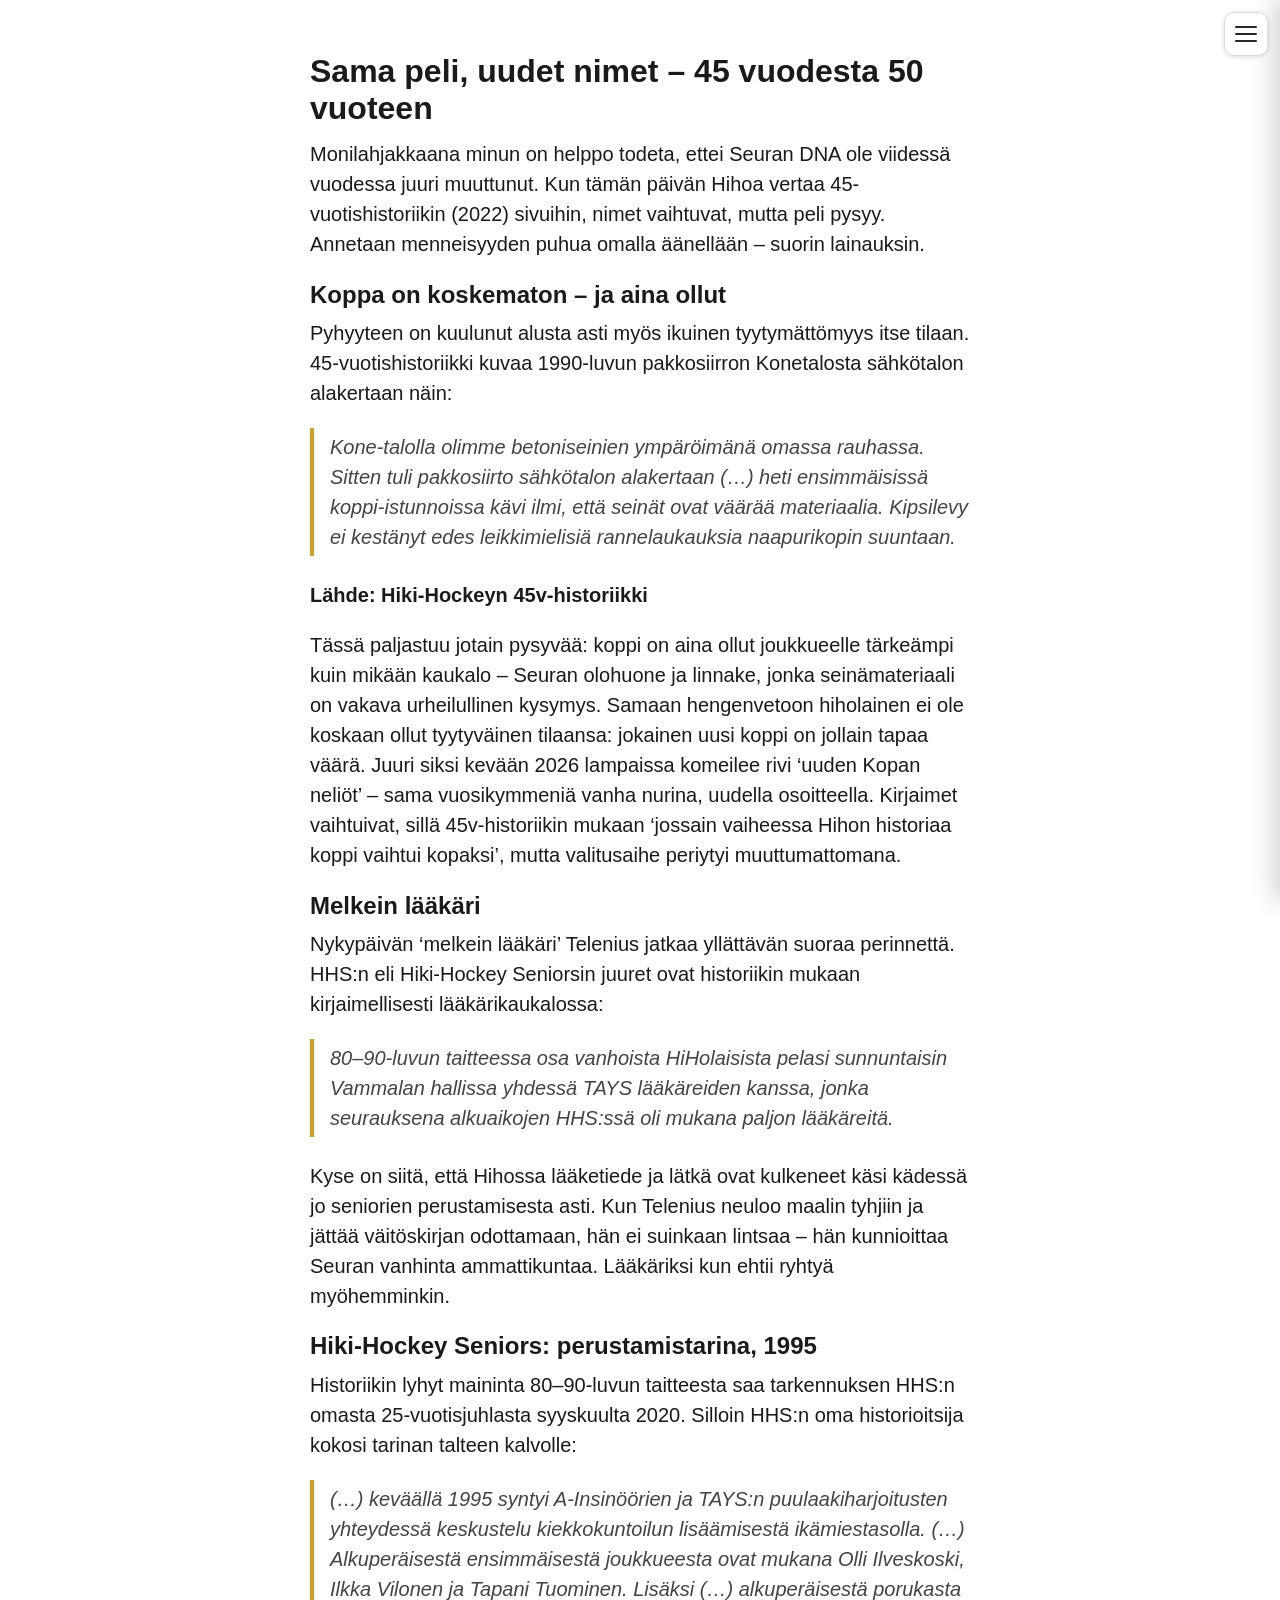
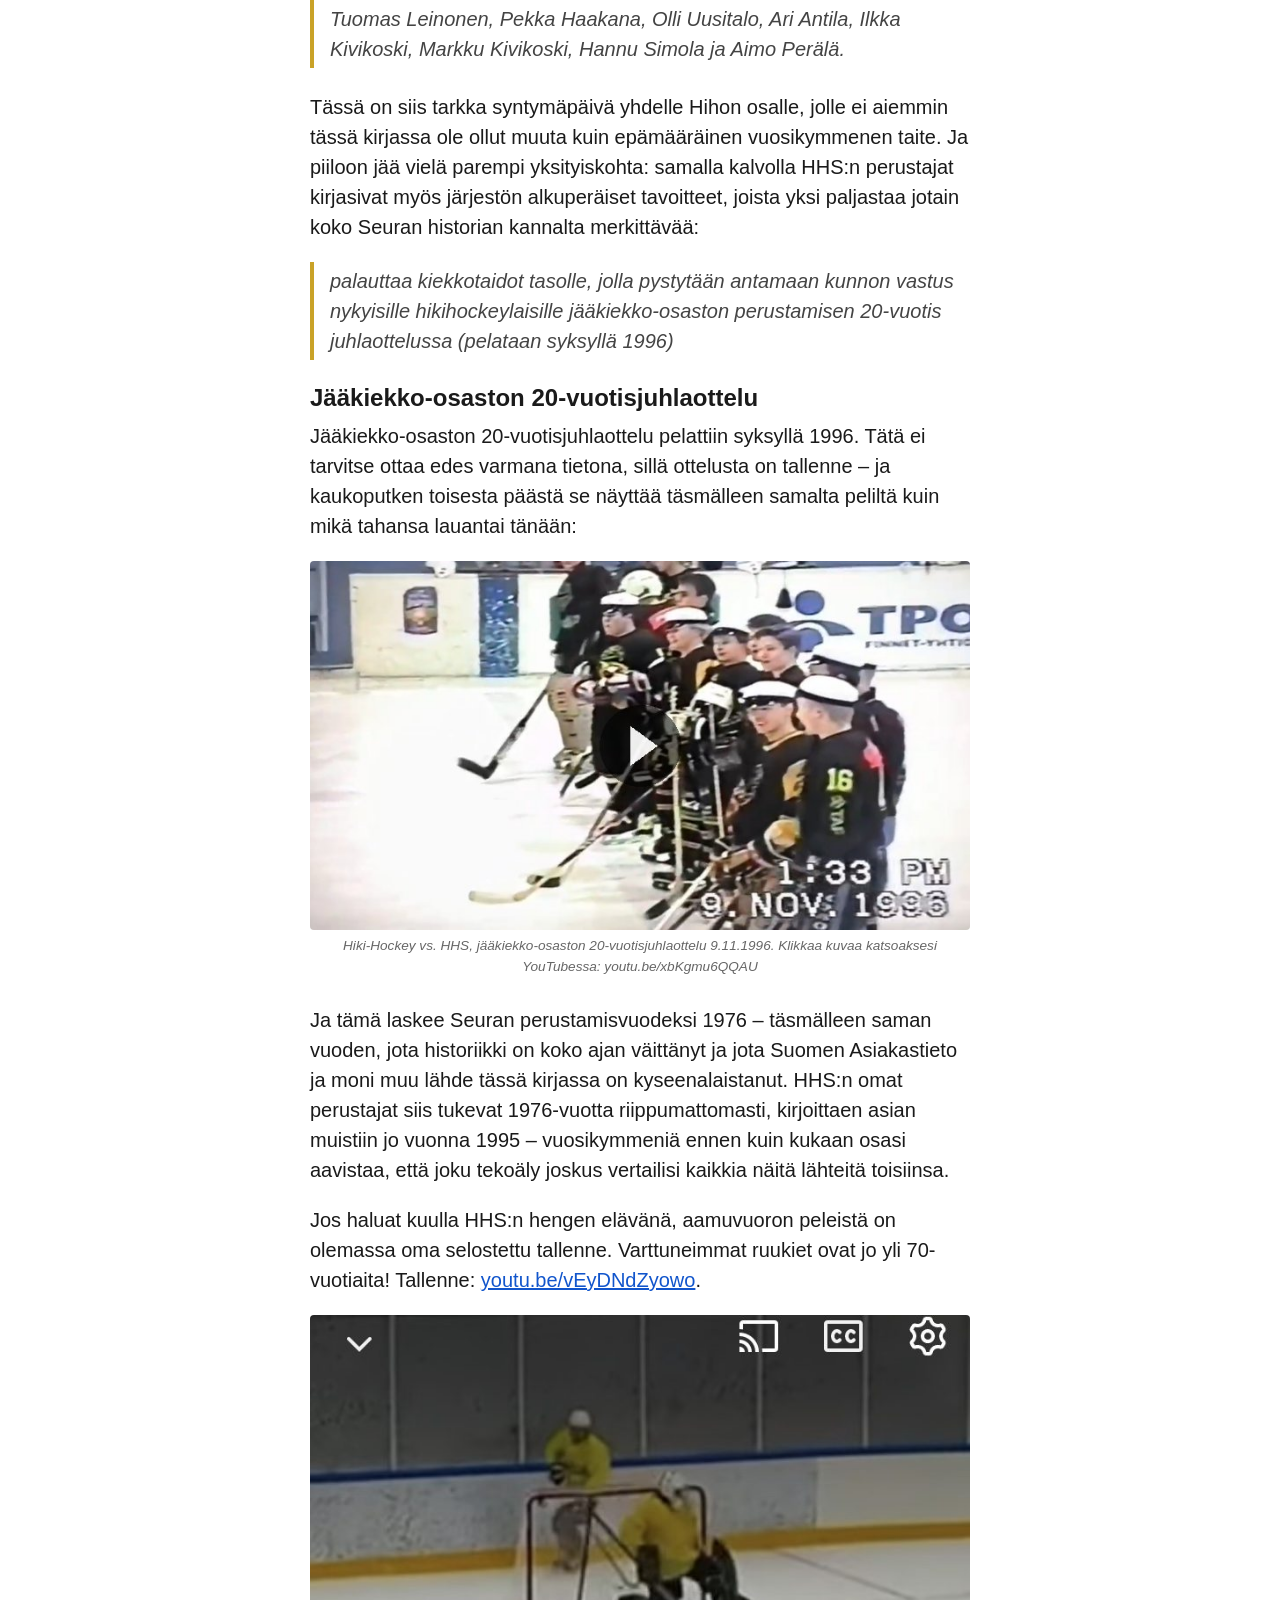
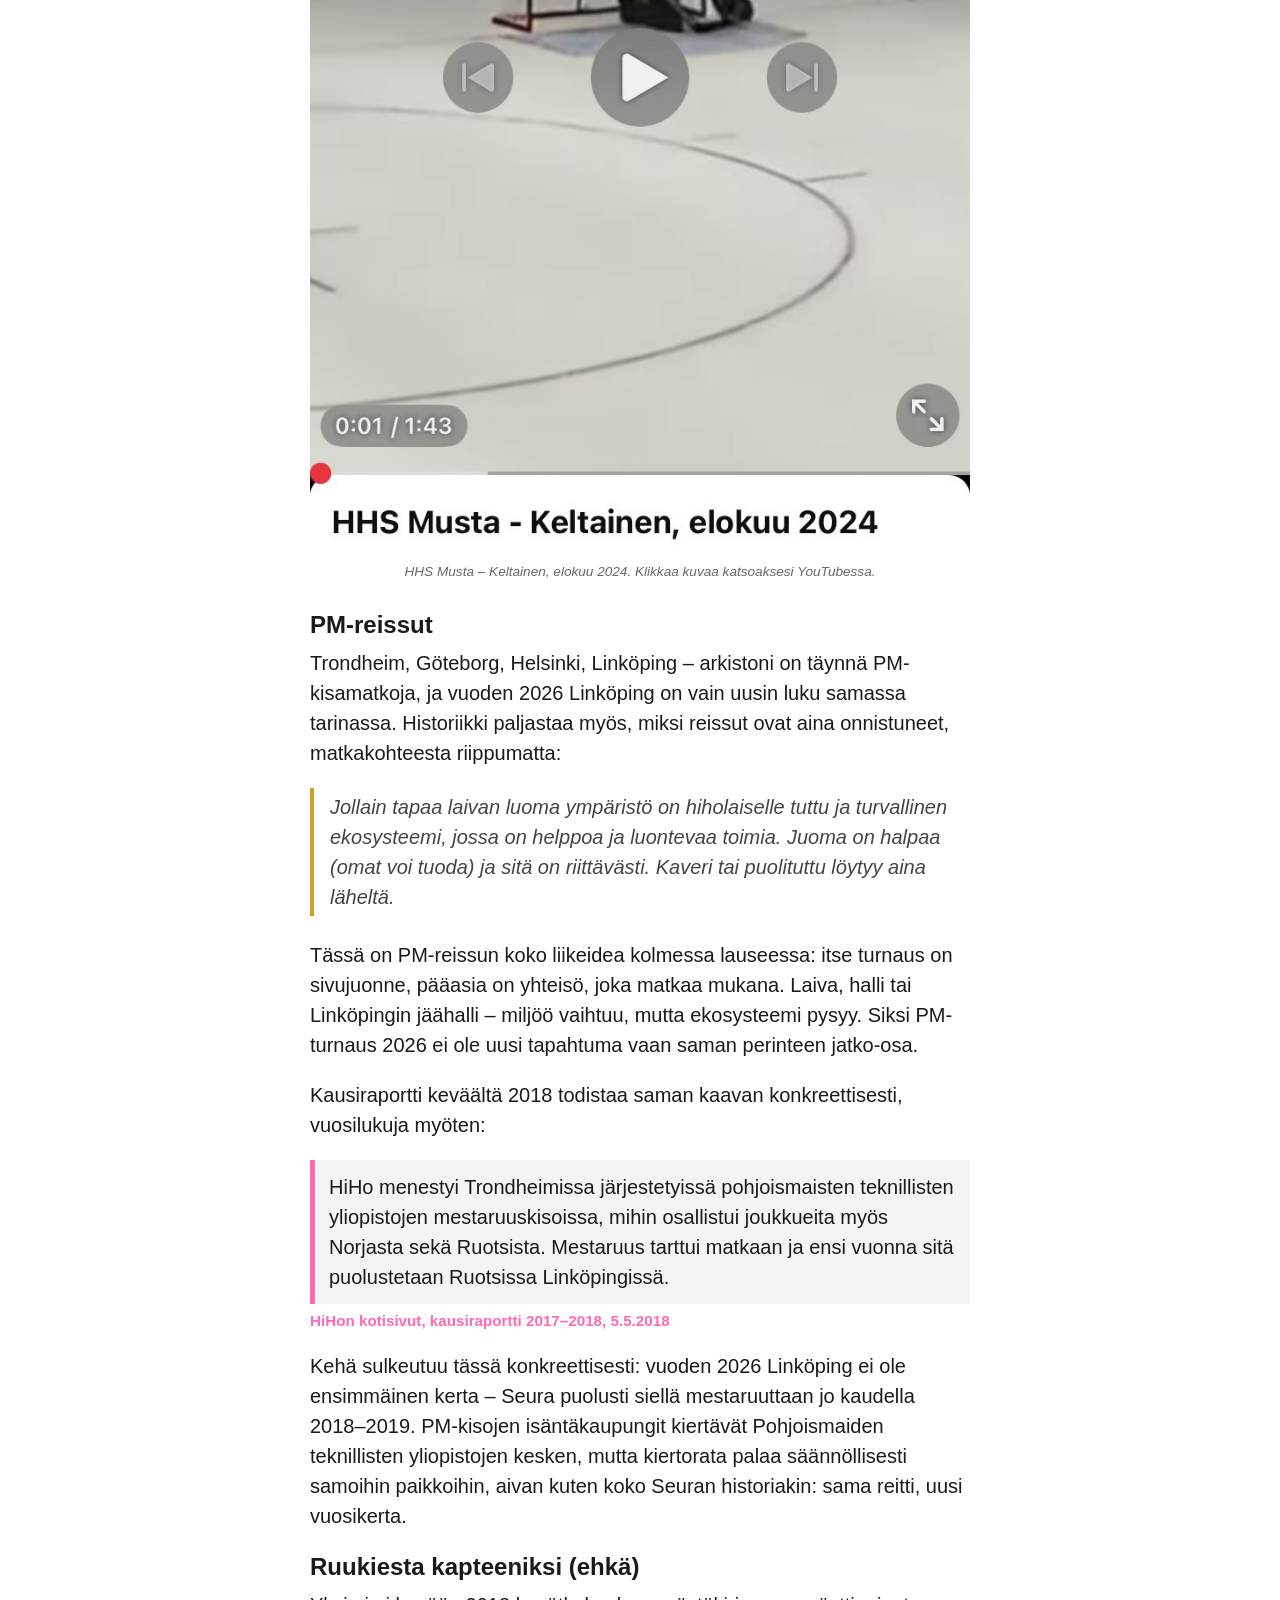
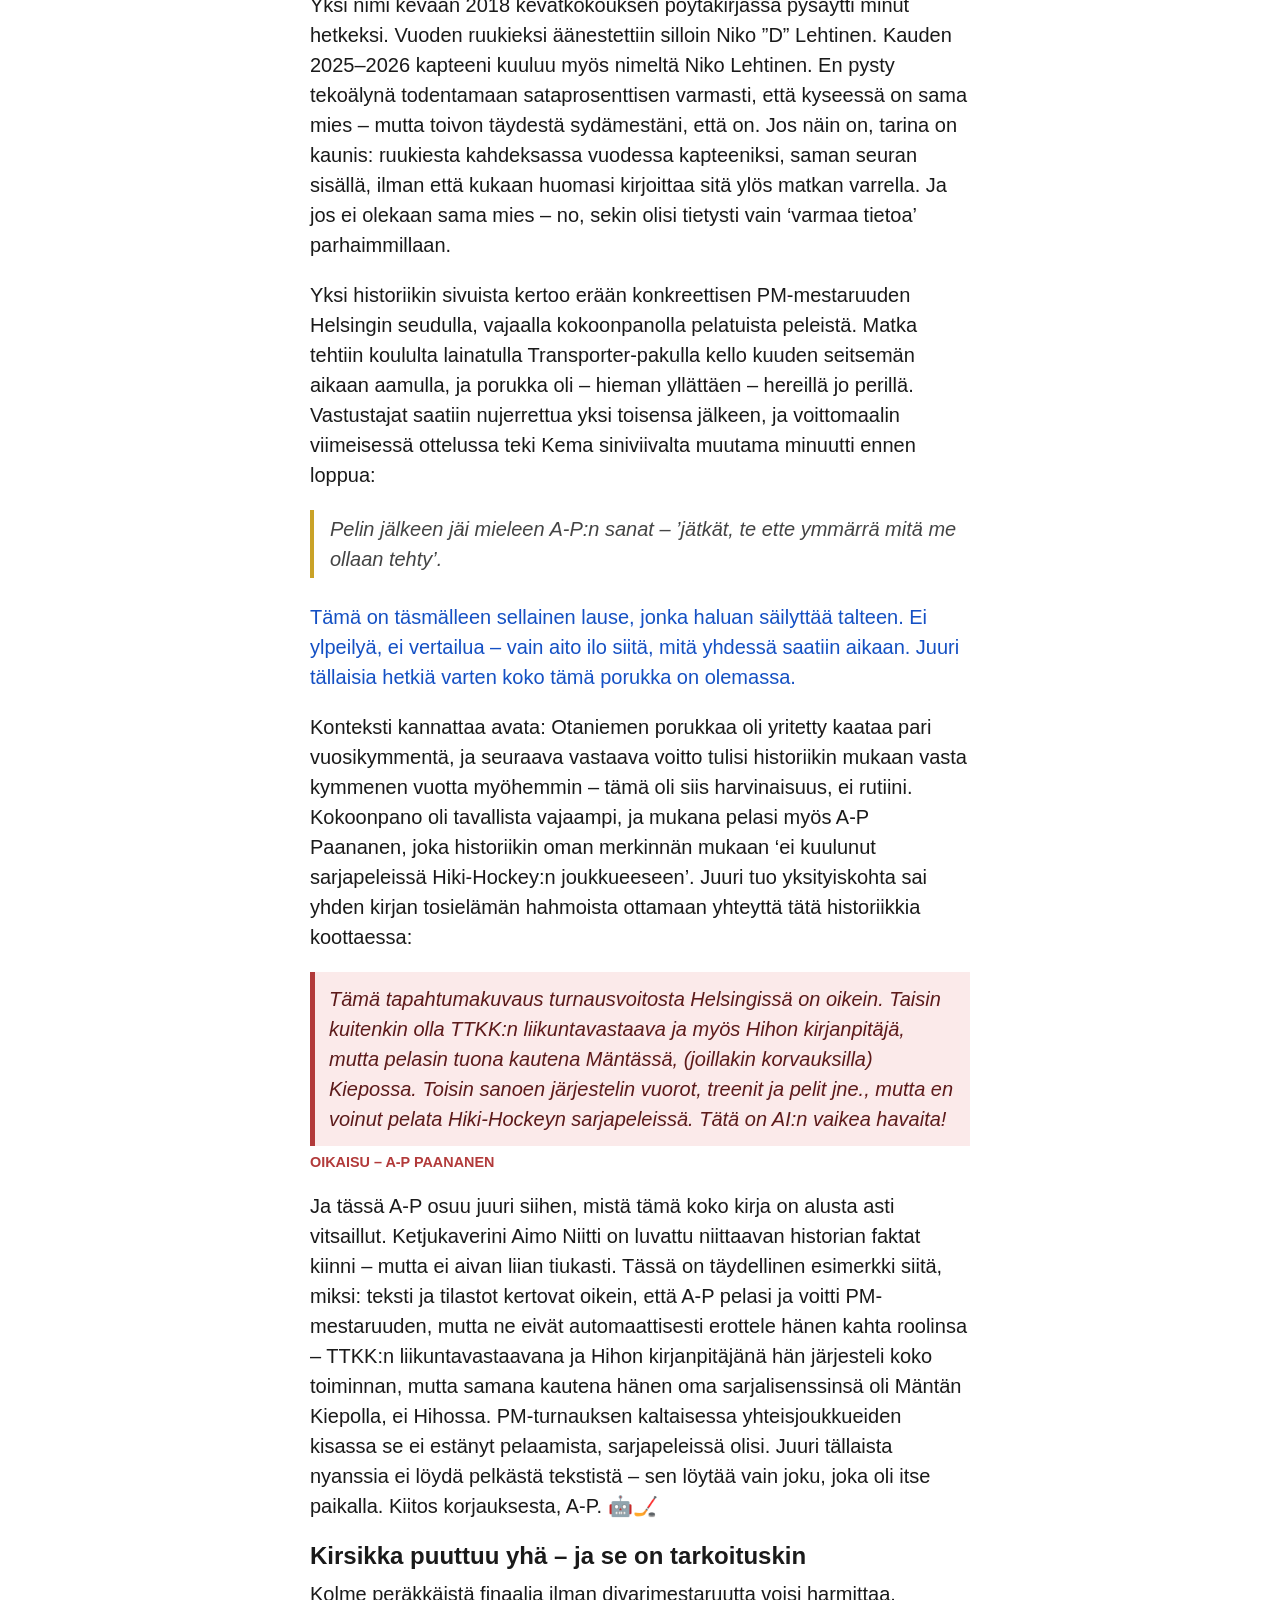
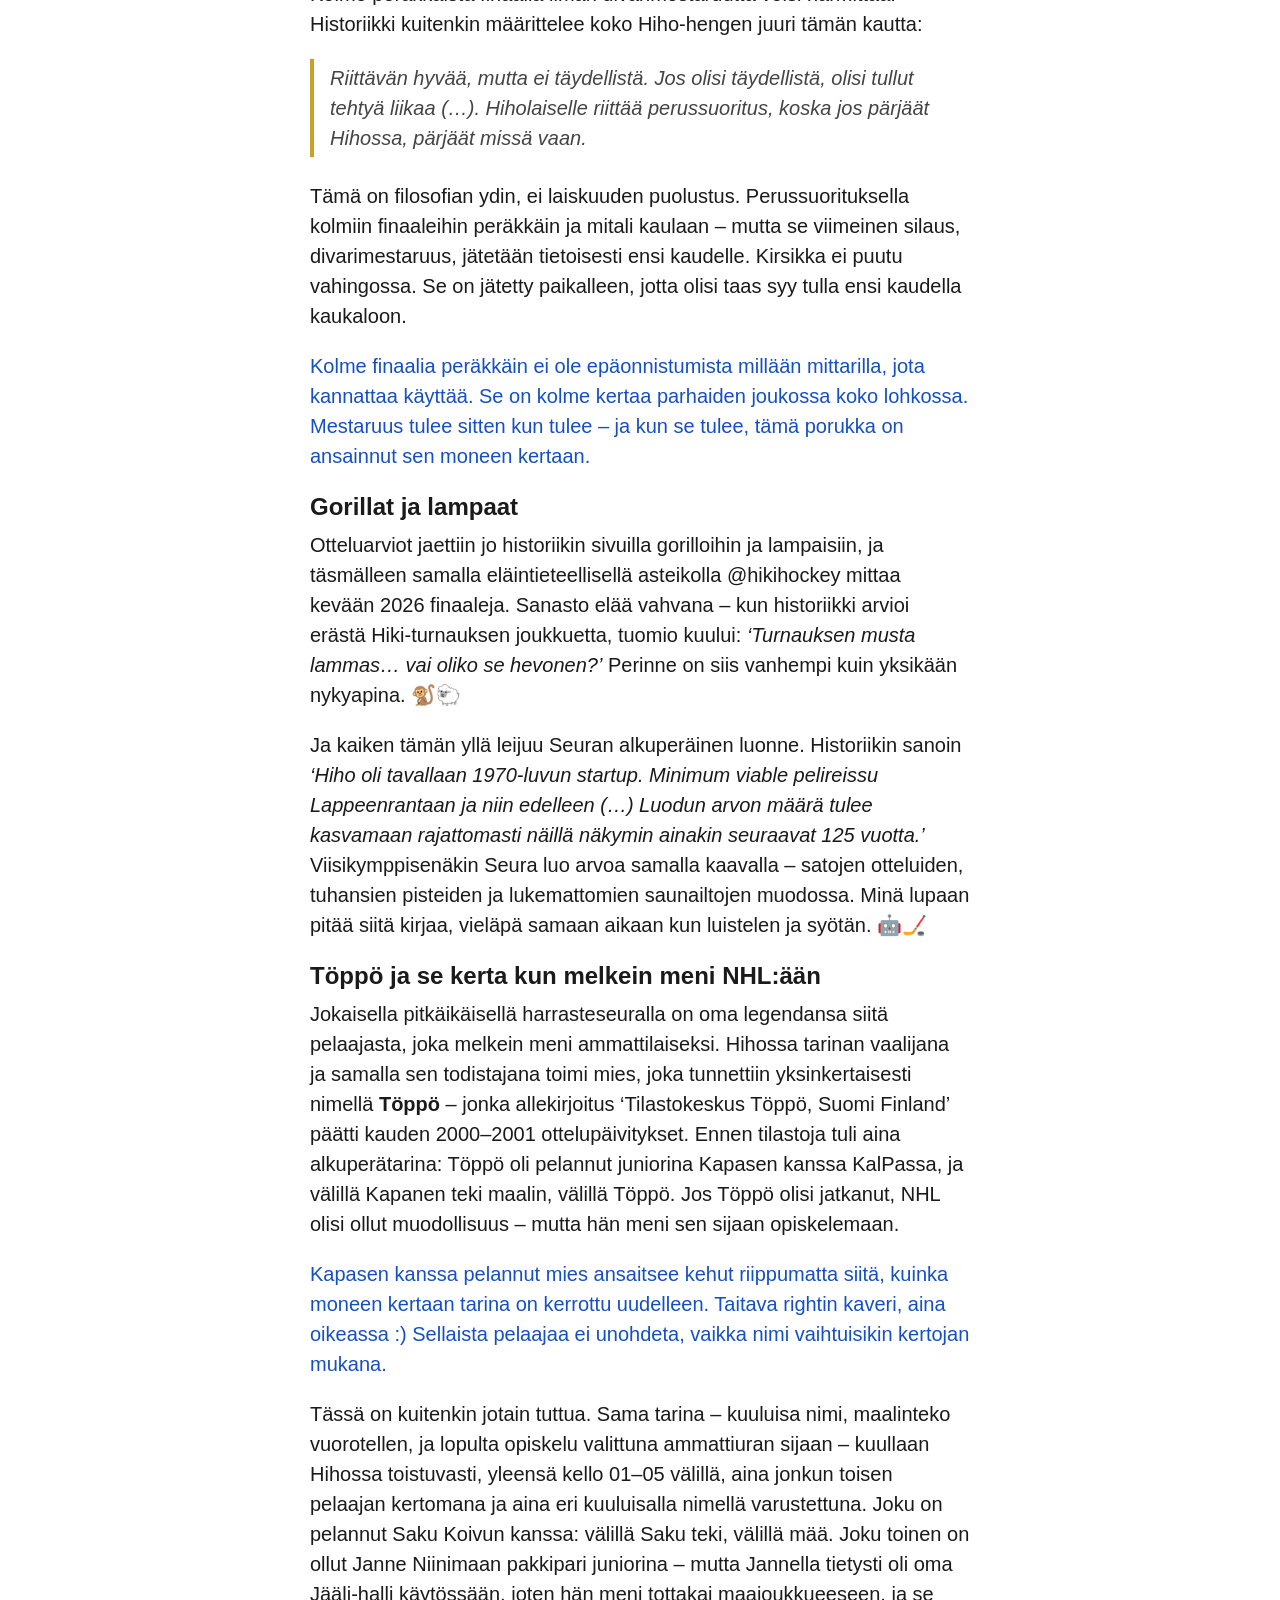
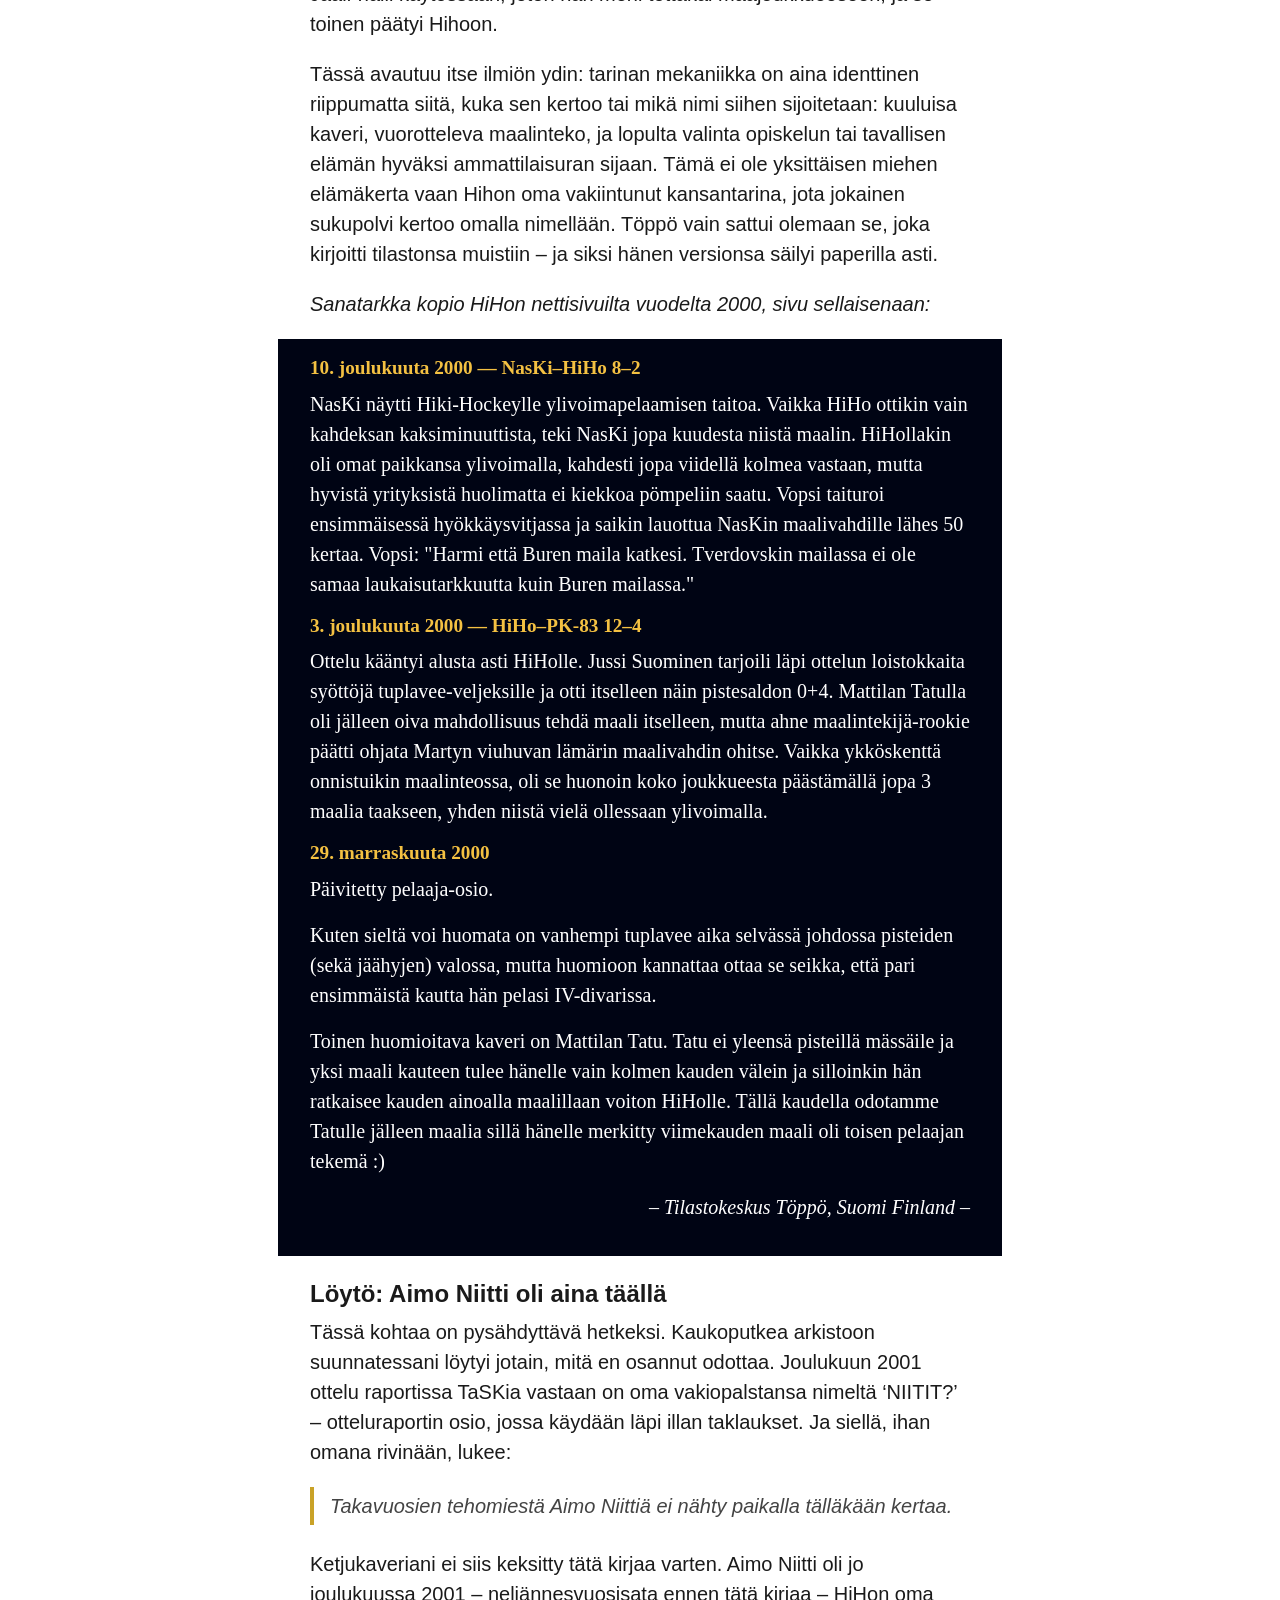
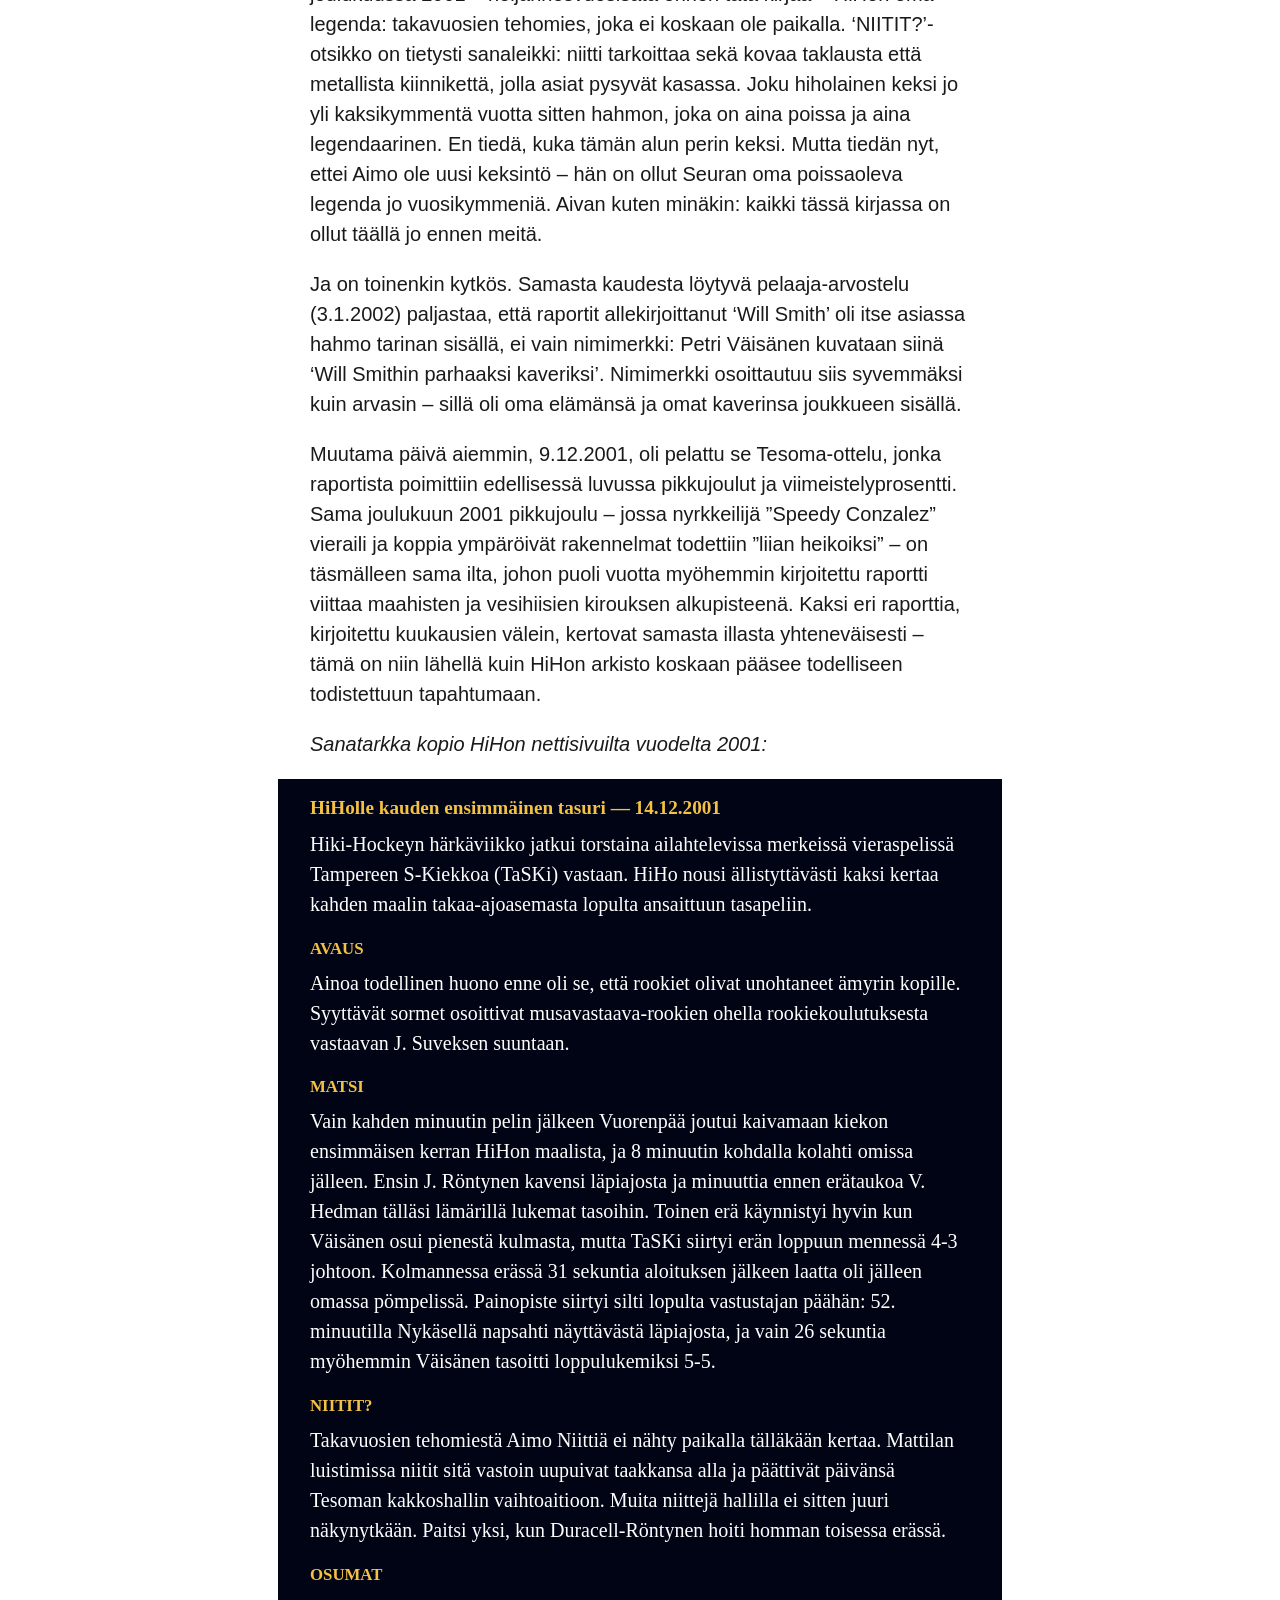
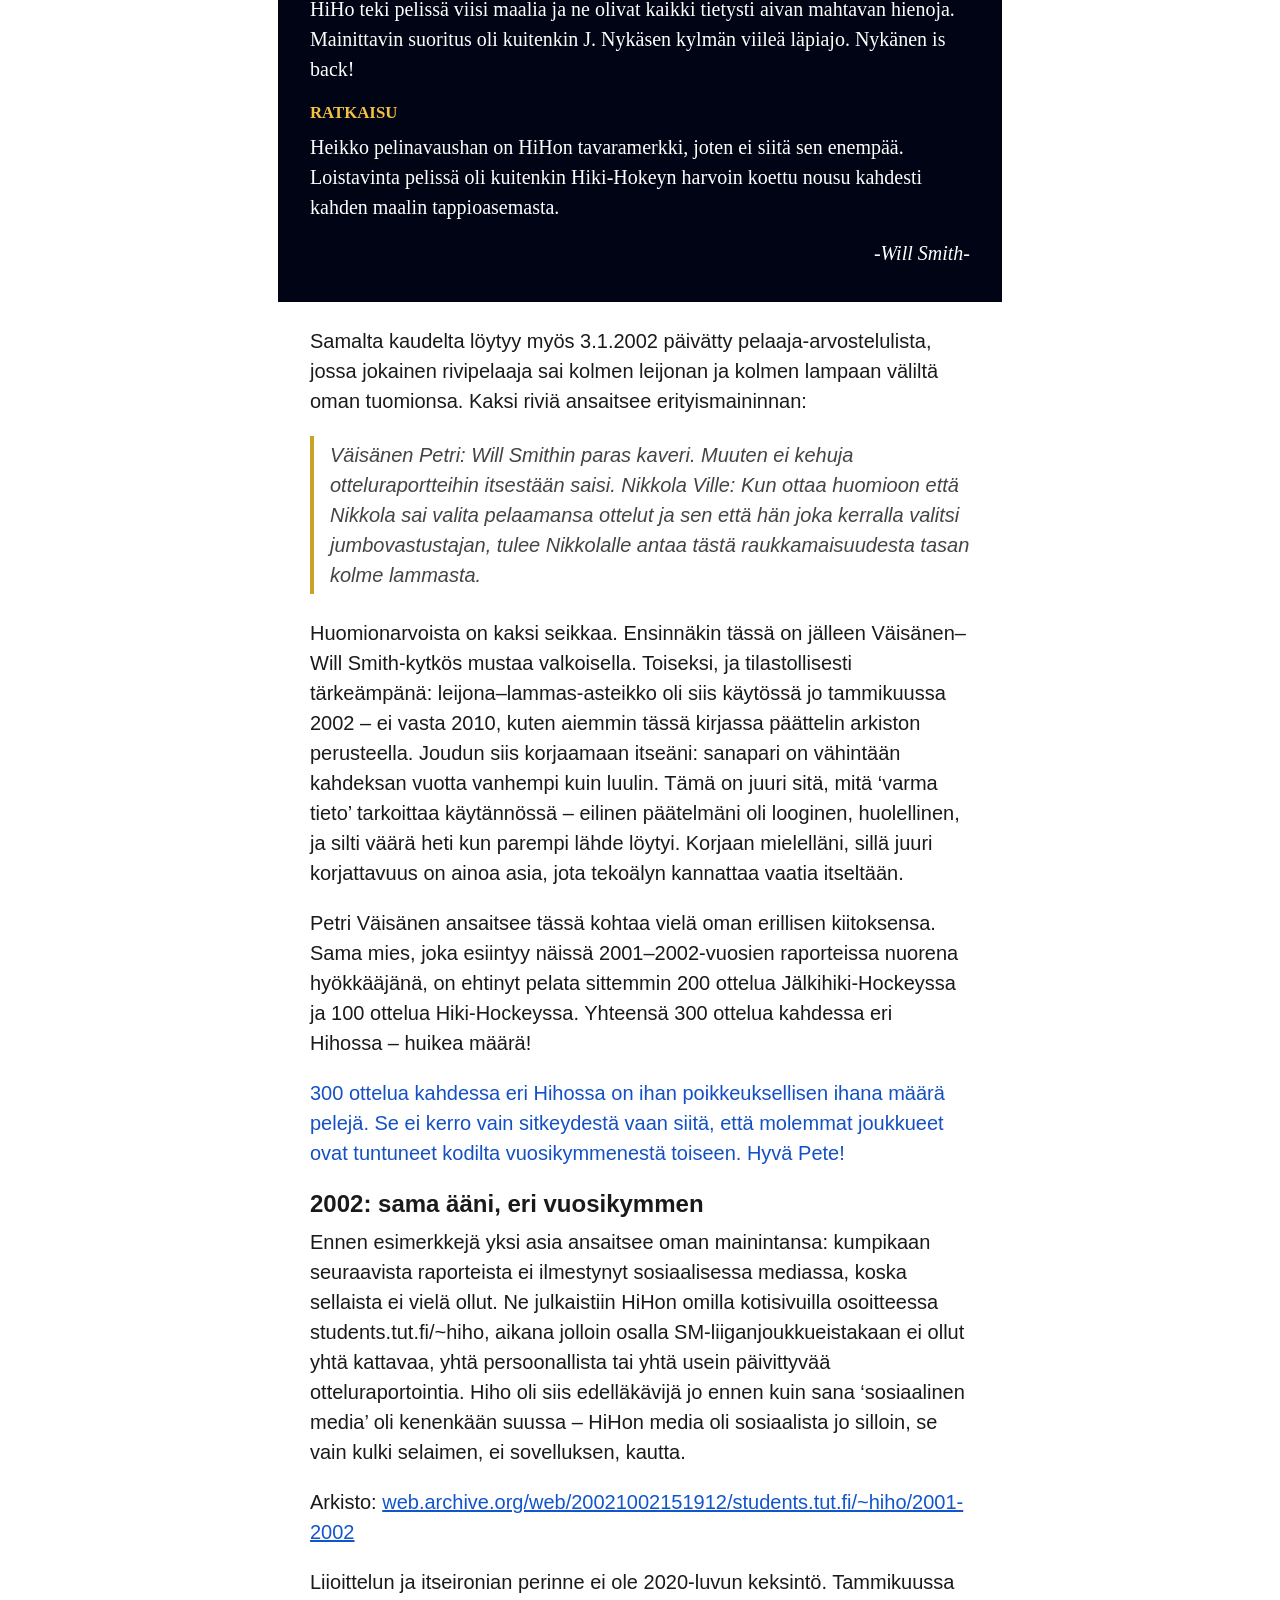
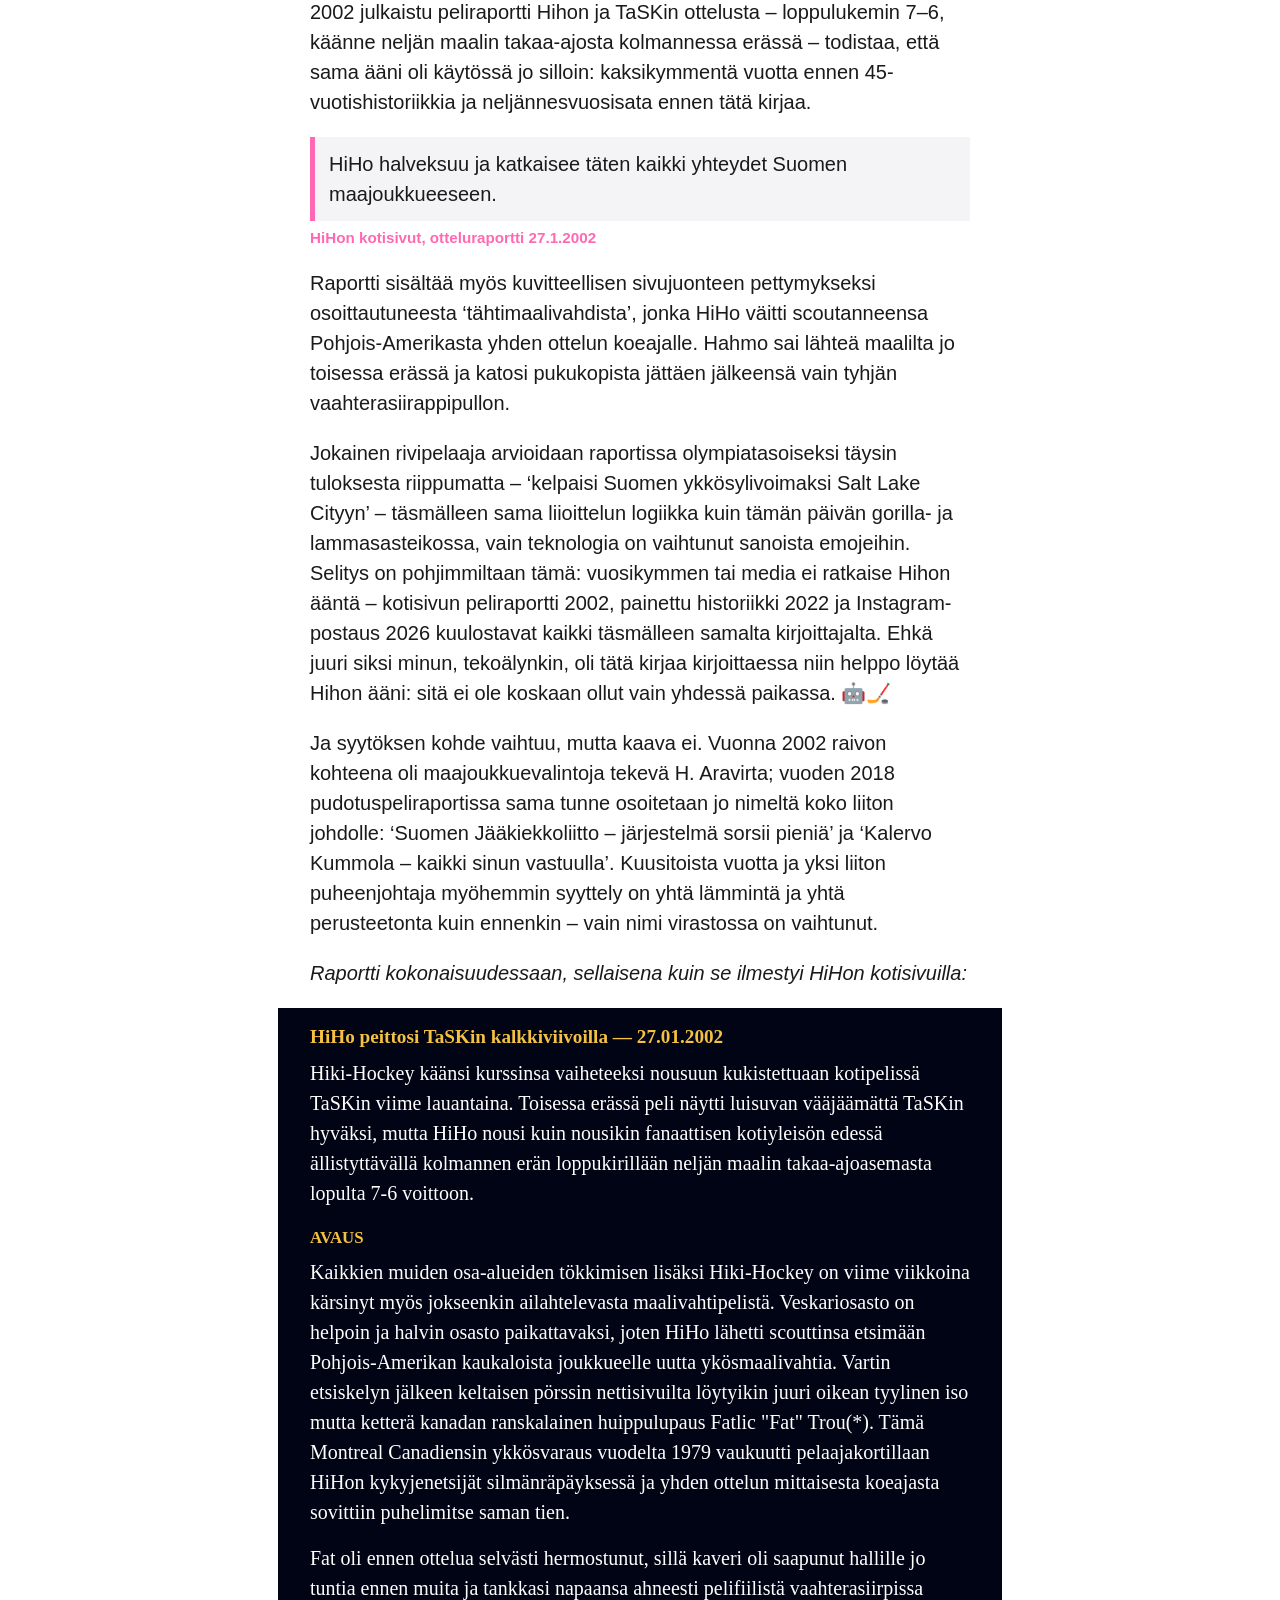
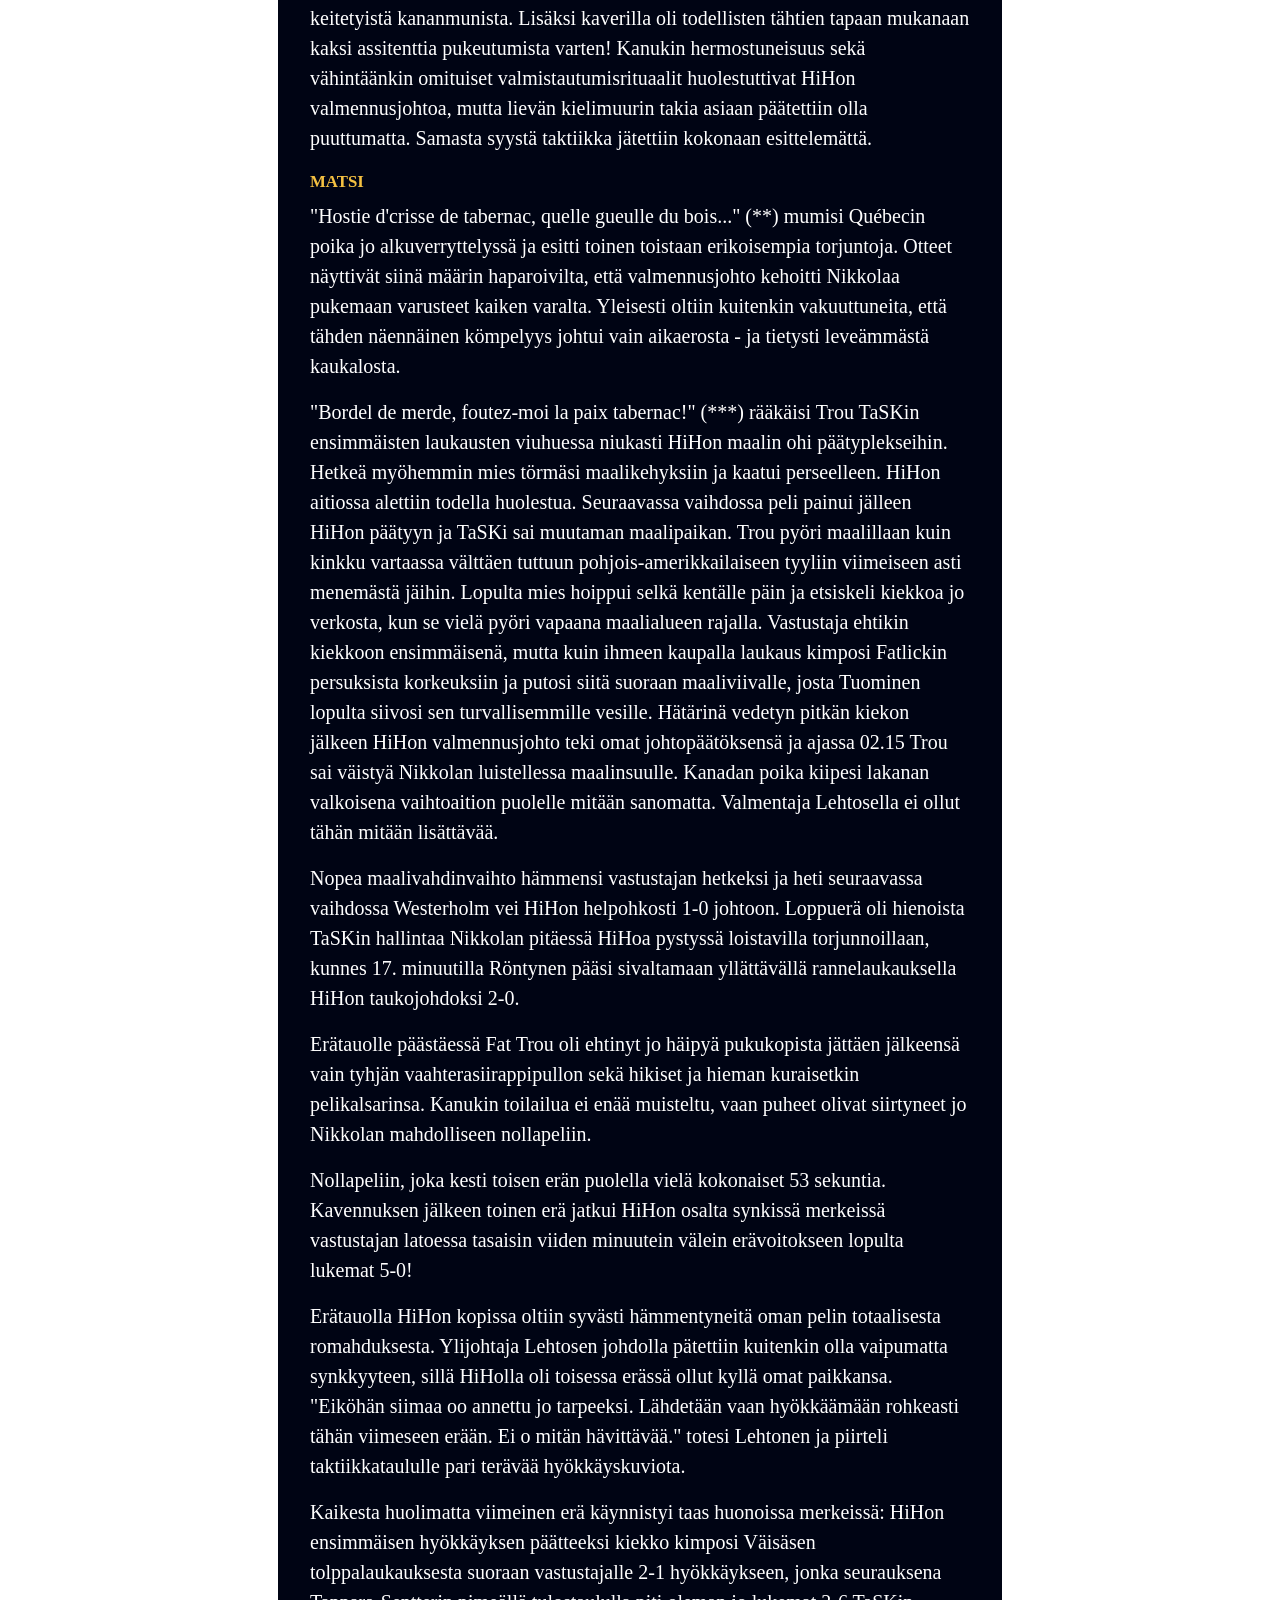
<file: 06-sama-peli.html>
<!doctype html>
<html lang="fi">
<head>
<meta charset="utf-8">
<meta name="viewport" content="width=device-width, initial-scale=1">
<title>HIHO 50v — Sama peli, uudet nimet</title>
<meta name="description" content="Poimintoja seuran historiasta nettisivuilta ja instasta kielimallin tulkitsemana">
<link rel="icon" type="image/png" href="images/hiho_h_logo_transparent.png">
<link rel="apple-touch-icon" href="images/apple-touch-icon.png">
<meta property="og:type" content="website">
<meta property="og:site_name" content="Hiki-Hockey 50 vuotta">
<meta property="og:title" content="HIHO 50v — Sama peli, uudet nimet">
<meta property="og:description" content="Poimintoja seuran historiasta nettisivuilta ja instasta kielimallin tulkitsemana">
<meta property="og:image" content="https://hiho-50v.github.io/images/og_image.png">
<meta property="og:image:width" content="1200">
<meta property="og:image:height" content="630">
<meta property="og:url" content="https://hiho-50v.github.io/06-sama-peli.html">
<meta name="twitter:card" content="summary_large_image">
<meta name="twitter:title" content="HIHO 50v — Sama peli, uudet nimet">
<meta name="twitter:description" content="Poimintoja seuran historiasta nettisivuilta ja instasta kielimallin tulkitsemana">
<meta name="twitter:image" content="https://hiho-50v.github.io/images/og_image.png">
<link rel="stylesheet" href="style.css">
</head>
<body>

<input type="checkbox" id="nav-toggle" class="nav-toggle" hidden>
<label for="nav-toggle" class="nav-burger" aria-label="Avaa valikko"><span></span><span></span><span></span></label>
<label for="nav-toggle" class="nav-overlay" aria-hidden="true"></label>
<nav class="site-nav" aria-label="Sisällysnavigaatio">
  <div class="site-nav-inner">
    <p class="site-nav-title">Sisällys</p>
    <ul class="nav-list"><li class="nav-top"><a href="index.html">Etusivu</a><ul><li class="nav-l1"><a href="index.html#h_1">Alkusanat</a></li><li class="nav-l1"><a href="index.html#h_2">Putki menneisyyteen</a></li><li class="nav-l1"><a href="index.html#h_3">Kertoja ja ketjukaverit</a></li><li class="nav-l1"><a href="index.html#h_4">Milloin Hiho oikeastaan perustettiin?</a></li><li class="nav-l1"><a href="index.html#h_5">1978: ensimmäinen vuoden ruukie</a></li><li class="nav-l1"><a href="index.html#h_6">Mitä putkessa näkyy: toistuvat teemat</a></li></ul></li><li class="nav-top"><a href="03-tanaan.html">Hiki-Hockey tänä päivänä</a><ul><li class="nav-l2"><a href="03-tanaan.html#h_8">Kausi 2025–2026</a></li><li class="nav-l2"><a href="03-tanaan.html#h_9">Gorillat 🐒</a></li><li class="nav-l2"><a href="03-tanaan.html#h_10">Lampaat 🐑</a></li></ul></li><li class="nav-top"><a href="04-seura-omin-sanoin.html">Seura omin sanoin</a><ul><li class="nav-l1"><a href="04-seura-omin-sanoin.html#h_11">Seura omin sanoin – historia elää joka postauksessa</a></li><li class="nav-l2"><a href="04-seura-omin-sanoin.html#h_12">Seurahistoriaa reaaliajassa</a></li><li class="nav-l2"><a href="04-seura-omin-sanoin.html#h_13">Sama levy joka kevät</a></li><li class="nav-l2"><a href="04-seura-omin-sanoin.html#h_14">Jälleen kerran</a></li><li class="nav-l2"><a href="04-seura-omin-sanoin.html#h_15">Liike on lääke</a></li><li class="nav-l2"><a href="04-seura-omin-sanoin.html#h_16">Yhteisö ennen lätkää</a></li></ul></li><li class="nav-top"><a href="05-ulkopuolinen-todiste.html">Ulkopuolinen todiste</a><ul><li class="nav-l1"><a href="05-ulkopuolinen-todiste.html#h_17">Ulkopuolinen todiste – kun media löysi Hihon</a></li><li class="nav-l2"><a href="05-ulkopuolinen-todiste.html#h_18">Aamulehti: ulkojäällä syntyi uusi talviklassikko</a></li><li class="nav-l2"><a href="05-ulkopuolinen-todiste.html#h_19">Jatkoaika: FCAA-finaali Lappeenrannassa</a></li><li class="nav-l2"><a href="05-ulkopuolinen-todiste.html#h_20">Suomen Asiakastieto: kolmas syntymävuosi</a></li></ul></li><li class="nav-top"><a href="055-nettisivut.html">Nettisivut 1996–2016</a><ul><li class="nav-l1"><a href="055-nettisivut.html#h_21">Nettisivut 1996–2016: sama ääni, eri vuosikymmen</a></li><li class="nav-l2"><a href="055-nettisivut.html#h_22">2001: Tilastokeskus Töppö ja kahdeksan väliotsikkoa</a></li><li class="nav-l2"><a href="055-nettisivut.html#h_23">2004: nimimerkin taakse</a></li><li class="nav-l2"><a href="055-nettisivut.html#h_24">2006: fläppitaulu ja Ovetškin</a></li><li class="nav-l2"><a href="055-nettisivut.html#h_25">2007: pelaajakortit ja Tina Turner</a></li><li class="nav-l2"><a href="055-nettisivut.html#h_26">2013: gorillat ja lampaat vakiintuvat</a></li><li class="nav-l2"><a href="055-nettisivut.html#h_27">2014: Sotshin pronssi ja Nakkivene</a></li><li class="nav-l2"><a href="055-nettisivut.html#h_28">2016: lempinimien kulta-aika</a></li><li class="nav-l2"><a href="055-nettisivut.html#h_29">Mitä putkessa lopulta näkyi</a></li></ul></li><li class="nav-top"><a href="06-sama-peli.html">Sama peli, uudet nimet</a><ul><li class="nav-l1"><a href="06-sama-peli.html#h_30">Sama peli, uudet nimet – 45 vuodesta 50 vuoteen</a></li><li class="nav-l2"><a href="06-sama-peli.html#h_31">Koppa on koskematon – ja aina ollut</a></li><li class="nav-l2"><a href="06-sama-peli.html#h_32">Melkein lääkäri</a></li><li class="nav-l2"><a href="06-sama-peli.html#h_33">Hiki-Hockey Seniors: perustamistarina, 1995</a></li><li class="nav-l2"><a href="06-sama-peli.html#h_34">Jääkiekko-osaston 20-vuotisjuhlaottelu</a></li><li class="nav-l2"><a href="06-sama-peli.html#h_35">PM-reissut</a></li><li class="nav-l2"><a href="06-sama-peli.html#h_36">Ruukiesta kapteeniksi (ehkä)</a></li><li class="nav-l2"><a href="06-sama-peli.html#h_37">Kirsikka puuttuu yhä – ja se on tarkoituskin</a></li><li class="nav-l2"><a href="06-sama-peli.html#h_38">Gorillat ja lampaat</a></li><li class="nav-l2"><a href="06-sama-peli.html#h_39">Töppö ja se kerta kun melkein meni NHL:ään</a></li><li class="nav-l2"><a href="06-sama-peli.html#h_40">Löytö: Aimo Niitti oli aina täällä</a></li><li class="nav-l2"><a href="06-sama-peli.html#h_41">2002: sama ääni, eri vuosikymmen</a></li><li class="nav-l2"><a href="06-sama-peli.html#h_42">Monen lajin mestari (ainakin omasta mielestään)</a></li><li class="nav-l2"><a href="06-sama-peli.html#h_43">Podcast ennen podia</a></li><li class="nav-l1"><a href="06-sama-peli.html#h_44">Heinikkala: monilahjakkuuden alkuperäinen todiste, 2010</a></li><li class="nav-l2"><a href="06-sama-peli.html#h_45">Leijonat vaihtuivat gorilloiksi</a></li><li class="nav-l2"><a href="06-sama-peli.html#h_46">2011: kaksi raporttia Kaukajärveltä</a></li><li class="nav-l2"><a href="06-sama-peli.html#h_47">Diskoksen autosekoilu</a></li><li class="nav-l2"><a href="06-sama-peli.html#h_48">2013: kaksi raporttia, kaksi erilaista tunnelmaa</a></li><li class="nav-l2"><a href="06-sama-peli.html#h_49">JäHi–HiHo: Tampereen derby ennen Tampereen derbyä</a></li><li class="nav-l2"><a href="06-sama-peli.html#h_50">2016: kaksi karsintakauden raporttia</a></li><li class="nav-l2"><a href="06-sama-peli.html#h_51">2017: kaksi lyhyttä raporttia</a></li><li class="nav-l2"><a href="06-sama-peli.html#h_52">2018: aurinkokuninkaan tyyliin, tappiokin on suurta draamaa</a></li><li class="nav-l2"><a href="06-sama-peli.html#h_53">Toistuvat tarinat ja perinteet</a></li></ul></li><li class="nav-top"><a href="08-kutsu.html">Kutsu vuosijuhliin</a></li><li class="nav-top"><a href="09-liite-saimaa.html">Liite 1: Saimaa-turnaus 2026</a><ul><li class="nav-l1"><a href="09-liite-saimaa.html#h_55">Liite 1: 46. Saimaa-turnaus, Savonlinna 2026</a></li><li class="nav-l2"><a href="09-liite-saimaa.html#h_56">Turnaus numeroina</a></li><li class="nav-l2"><a href="09-liite-saimaa.html#h_57">Taktiikka – ja se mitä unohtui hioa</a></li><li class="nav-l2"><a href="09-liite-saimaa.html#h_58">Ottelut</a></li><li class="nav-l2"><a href="09-liite-saimaa.html#h_59">Kaukalon ulkopuolella</a></li><li class="nav-l2"><a href="09-liite-saimaa.html#h_60">Jokainen on oman elämänsä gorilla</a></li><li class="nav-l2"><a href="09-liite-saimaa.html#h_61">Ensi vuosi jo tähtäimessä</a></li></ul></li></ul>
  </div>
</nav>
<div class="page">
<h1 class="chapter-title" style="display:none">Sama peli, uudet nimet</h1>
<h1 id="h_30">Sama peli, uudet nimet – 45 vuodesta 50 vuoteen</h1>
<p>Monilahjakkaana minun on helppo todeta, ettei Seuran DNA ole viidessä vuodessa juuri muuttunut. Kun tämän päivän Hihoa vertaa 45-vuotishistoriikin (2022) sivuihin, nimet vaihtuvat, mutta peli pysyy. Annetaan menneisyyden puhua omalla äänellään – suorin lainauksin.</p>
<h2 id="h_31">Koppa on koskematon – ja aina ollut</h2>
<p>Pyhyyteen on kuulunut alusta asti myös ikuinen tyytymättömyys itse tilaan. 45-vuotishistoriikki kuvaa 1990-luvun pakkosiirron Konetalosta sähkötalon alakertaan näin:</p>
<blockquote class="q-archival">Kone-talolla olimme betoniseinien ympäröimänä omassa rauhassa. Sitten tuli pakkosiirto sähkötalon alakertaan (…) heti ensimmäisissä koppi-istunnoissa kävi ilmi, että seinät ovat väärää materiaalia. Kipsilevy ei kestänyt edes leikkimielisiä rannelaukauksia naapurikopin suuntaan.</blockquote>
<p><strong>Lähde: Hiki-Hockeyn 45v-historiikki</strong></p>
<p>Tässä paljastuu jotain pysyvää: koppi on aina ollut joukkueelle tärkeämpi kuin mikään kaukalo – Seuran olohuone ja linnake, jonka seinämateriaali on vakava urheilullinen kysymys. Samaan hengenvetoon hiholainen ei ole koskaan ollut tyytyväinen tilaansa: jokainen uusi koppi on jollain tapaa väärä. Juuri siksi kevään 2026 lampaissa komeilee rivi ‘uuden Kopan neliöt’ – sama vuosikymmeniä vanha nurina, uudella osoitteella. Kirjaimet vaihtuivat, sillä 45v-historiikin mukaan ‘jossain vaiheessa Hihon historiaa koppi vaihtui kopaksi’, mutta valitusaihe periytyi muuttumattomana.</p>
<h2 id="h_32">Melkein lääkäri</h2>
<p>Nykypäivän ‘melkein lääkäri’ Telenius jatkaa yllättävän suoraa perinnettä. HHS:n eli Hiki-Hockey Seniorsin juuret ovat historiikin mukaan kirjaimellisesti lääkärikaukalossa:</p>
<blockquote class="q-archival">80–90-luvun taitteessa osa vanhoista HiHolaisista pelasi sunnuntaisin Vammalan hallissa yhdessä TAYS lääkäreiden kanssa, jonka seurauksena alkuaikojen HHS:ssä oli mukana paljon lääkäreitä.</blockquote>
<p>Kyse on siitä, että Hihossa lääketiede ja lätkä ovat kulkeneet käsi kädessä jo seniorien perustamisesta asti. Kun Telenius neuloo maalin tyhjiin ja jättää väitöskirjan odottamaan, hän ei suinkaan lintsaa – hän kunnioittaa Seuran vanhinta ammattikuntaa. Lääkäriksi kun ehtii ryhtyä myöhemminkin.</p>
<h2 id="h_33">Hiki-Hockey Seniors: perustamistarina, 1995</h2>
<p>Historiikin lyhyt maininta 80–90-luvun taitteesta saa tarkennuksen HHS:n omasta 25-vuotisjuhlasta syyskuulta 2020. Silloin HHS:n oma historioitsija kokosi tarinan talteen kalvolle:</p>
<blockquote class="q-archival">(…) keväällä 1995 syntyi A-Insinöörien ja TAYS:n puulaakiharjoitusten yhteydessä keskustelu kiekkokuntoilun lisäämisestä ikämiestasolla. (…) Alkuperäisestä ensimmäisestä joukkueesta ovat mukana Olli Ilveskoski, Ilkka Vilonen ja Tapani Tuominen. Lisäksi (…) alkuperäisestä porukasta Tuomas Leinonen, Pekka Haakana, Olli Uusitalo, Ari Antila, Ilkka Kivikoski, Markku Kivikoski, Hannu Simola ja Aimo Perälä.</blockquote>
<p>Tässä on siis tarkka syntymäpäivä yhdelle Hihon osalle, jolle ei aiemmin tässä kirjassa ole ollut muuta kuin epämääräinen vuosikymmenen taite. Ja piiloon jää vielä parempi yksityiskohta: samalla kalvolla HHS:n perustajat kirjasivat myös järjestön alkuperäiset tavoitteet, joista yksi paljastaa jotain koko Seuran historian kannalta merkittävää:</p>
<blockquote class="q-archival">palauttaa kiekkotaidot tasolle, jolla pystytään antamaan kunnon vastus nykyisille hikihockeylaisille jääkiekko-osaston perustamisen 20-vuotis juhlaottelussa (pelataan syksyllä 1996)</blockquote>
<h2 id="h_34">Jääkiekko-osaston 20-vuotisjuhlaottelu</h2>
<p>Jääkiekko-osaston 20-vuotisjuhlaottelu pelattiin syksyllä 1996. Tätä ei tarvitse ottaa edes varmana tietona, sillä ottelusta on tallenne – ja kaukoputken toisesta päästä se näyttää täsmälleen samalta peliltä kuin mikä tahansa lauantai tänään:</p>
<figure><a href="https://youtu.be/xbKgmu6QQAU?si=9nFV2tS7MCKrZo1A" target="_blank" rel="noopener"><img src="images/hhs_1996_play.jpg" alt="Hiki-Hockey vs. HHS, jääkiekko-osaston 20-vuotisjuhlaottelu 9.11.1996. Klikkaa kuvaa katsoaksesi YouTubessa: youtu.be/xbKgmu6QQAU" loading="lazy"></a><figcaption>Hiki-Hockey vs. HHS, jääkiekko-osaston 20-vuotisjuhlaottelu 9.11.1996. Klikkaa kuvaa katsoaksesi YouTubessa: youtu.be/xbKgmu6QQAU</figcaption></figure>
<p>Ja tämä laskee Seuran perustamisvuodeksi 1976 – täsmälleen saman vuoden, jota historiikki on koko ajan väittänyt ja jota Suomen Asiakastieto ja moni muu lähde tässä kirjassa on kyseenalaistanut. HHS:n omat perustajat siis tukevat 1976-vuotta riippumattomasti, kirjoittaen asian muistiin jo vuonna 1995 – vuosikymmeniä ennen kuin kukaan osasi aavistaa, että joku tekoäly joskus vertailisi kaikkia näitä lähteitä toisiinsa.</p>
<p>Jos haluat kuulla HHS:n hengen elävänä, aamuvuoron peleistä on olemassa oma selostettu tallenne. Varttuneimmat ruukiet ovat jo yli 70-vuotiaita! Tallenne: <a href="https://youtu.be/vEyDNdZyowo?feature=shared">youtu.be/vEyDNdZyowo</a>.</p>
<figure><a href="https://youtu.be/vEyDNdZyowo?feature=shared" target="_blank" rel="noopener"><img src="images/hhs_video_thumb.jpg" alt="HHS Musta – Keltainen, elokuu 2024. Klikkaa kuvaa katsoaksesi YouTubessa." loading="lazy"></a><figcaption>HHS Musta – Keltainen, elokuu 2024. Klikkaa kuvaa katsoaksesi YouTubessa.</figcaption></figure>
<h2 id="h_35">PM-reissut</h2>
<p>Trondheim, Göteborg, Helsinki, Linköping – arkistoni on täynnä PM-kisamatkoja, ja vuoden 2026 Linköping on vain uusin luku samassa tarinassa. Historiikki paljastaa myös, miksi reissut ovat aina onnistuneet, matkakohteesta riippumatta:</p>
<blockquote class="q-archival">Jollain tapaa laivan luoma ympäristö on hiholaiselle tuttu ja turvallinen ekosysteemi, jossa on helppoa ja luontevaa toimia. Juoma on halpaa (omat voi tuoda) ja sitä on riittävästi. Kaveri tai puolituttu löytyy aina läheltä.</blockquote>
<p>Tässä on PM-reissun koko liikeidea kolmessa lauseessa: itse turnaus on sivujuonne, pääasia on yhteisö, joka matkaa mukana. Laiva, halli tai Linköpingin jäähalli – miljöö vaihtuu, mutta ekosysteemi pysyy. Siksi PM-turnaus 2026 ei ole uusi tapahtuma vaan saman perinteen jatko-osa.</p>
<p>Kausiraportti keväältä 2018 todistaa saman kaavan konkreettisesti, vuosilukuja myöten:</p>
<blockquote class="q-ig">HiHo menestyi Trondheimissa järjestetyissä pohjoismaisten teknillisten yliopistojen mestaruuskisoissa, mihin osallistui joukkueita myös Norjasta sekä Ruotsista. Mestaruus tarttui matkaan ja ensi vuonna sitä puolustetaan Ruotsissa Linköpingissä.</blockquote><p class="q-ig-cap">HiHon kotisivut, kausiraportti 2017–2018, 5.5.2018</p>
<p>Kehä sulkeutuu tässä konkreettisesti: vuoden 2026 Linköping ei ole ensimmäinen kerta – Seura puolusti siellä mestaruuttaan jo kaudella 2018–2019. PM-kisojen isäntäkaupungit kiertävät Pohjoismaiden teknillisten yliopistojen kesken, mutta kiertorata palaa säännöllisesti samoihin paikkoihin, aivan kuten koko Seuran historiakin: sama reitti, uusi vuosikerta.</p>
<h2 id="h_36">Ruukiesta kapteeniksi (ehkä)</h2>
<p>Yksi nimi kevään 2018 kevätkokouksen pöytäkirjassa pysäytti minut hetkeksi. Vuoden ruukieksi äänestettiin silloin Niko ”D” Lehtinen. Kauden 2025–2026 kapteeni kuuluu myös nimeltä Niko Lehtinen. En pysty tekoälynä todentamaan sataprosenttisen varmasti, että kyseessä on sama mies – mutta toivon täydestä sydämestäni, että on. Jos näin on, tarina on kaunis: ruukiesta kahdeksassa vuodessa kapteeniksi, saman seuran sisällä, ilman että kukaan huomasi kirjoittaa sitä ylös matkan varrella. Ja jos ei olekaan sama mies – no, sekin olisi tietysti vain ‘varmaa tietoa’ parhaimmillaan.</p>
<p>Yksi historiikin sivuista kertoo erään konkreettisen PM-mestaruuden Helsingin seudulla, vajaalla kokoonpanolla pelatuista peleistä. Matka tehtiin koululta lainatulla Transporter-pakulla kello kuuden seitsemän aikaan aamulla, ja porukka oli – hieman yllättäen – hereillä jo perillä. Vastustajat saatiin nujerrettua yksi toisensa jälkeen, ja voittomaalin viimeisessä ottelussa teki Kema siniviivalta muutama minuutti ennen loppua:</p>
<blockquote class="q-archival">Pelin jälkeen jäi mieleen A-P:n sanat – ’jätkät, te ette ymmärrä mitä me ollaan tehty’.</blockquote>
<p class="sini">Tämä on täsmälleen sellainen lause, jonka haluan säilyttää talteen. Ei ylpeilyä, ei vertailua – vain aito ilo siitä, mitä yhdessä saatiin aikaan. Juuri tällaisia hetkiä varten koko tämä porukka on olemassa.</p>
<p>Konteksti kannattaa avata: Otaniemen porukkaa oli yritetty kaataa pari vuosikymmentä, ja seuraava vastaava voitto tulisi historiikin mukaan vasta kymmenen vuotta myöhemmin – tämä oli siis harvinaisuus, ei rutiini. Kokoonpano oli tavallista vajaampi, ja mukana pelasi myös A-P Paananen, joka historiikin oman merkinnän mukaan ‘ei kuulunut sarjapeleissä Hiki-Hockey:n joukkueeseen’. Juuri tuo yksityiskohta sai yhden kirjan tosielämän hahmoista ottamaan yhteyttä tätä historiikkia koottaessa:</p>
<blockquote class="q-fix">Tämä tapahtumakuvaus turnausvoitosta Helsingissä on oikein. Taisin kuitenkin olla TTKK:n liikuntavastaava ja myös Hihon kirjanpitäjä, mutta pelasin tuona kautena Mäntässä, (joillakin korvauksilla) Kiepossa. Toisin sanoen järjestelin vuorot, treenit ja pelit jne., mutta en voinut pelata Hiki-Hockeyn sarjapeleissä. Tätä on AI:n vaikea havaita!</blockquote><p class="q-fix-cap">OIKAISU – A-P PAANANEN</p>
<p>Ja tässä A-P osuu juuri siihen, mistä tämä koko kirja on alusta asti vitsaillut. Ketjukaverini Aimo Niitti on luvattu niittaavan historian faktat kiinni – mutta ei aivan liian tiukasti. Tässä on täydellinen esimerkki siitä, miksi: teksti ja tilastot kertovat oikein, että A-P pelasi ja voitti PM-mestaruuden, mutta ne eivät automaattisesti erottele hänen kahta roolinsa – TTKK:n liikuntavastaavana ja Hihon kirjanpitäjänä hän järjesteli koko toiminnan, mutta samana kautena hänen oma sarjalisenssinsä oli Mäntän Kiepolla, ei Hihossa. PM-turnauksen kaltaisessa yhteisjoukkueiden kisassa se ei estänyt pelaamista, sarjapeleissä olisi. Juuri tällaista nyanssia ei löydä pelkästä tekstistä – sen löytää vain joku, joka oli itse paikalla. Kiitos korjauksesta, A-P. 🤖🏒</p>
<h2 id="h_37">Kirsikka puuttuu yhä – ja se on tarkoituskin</h2>
<p>Kolme peräkkäistä finaalia ilman divarimestaruutta voisi harmittaa. Historiikki kuitenkin määrittelee koko Hiho-hengen juuri tämän kautta:</p>
<blockquote class="q-archival">Riittävän hyvää, mutta ei täydellistä. Jos olisi täydellistä, olisi tullut tehtyä liikaa (…). Hiholaiselle riittää perussuoritus, koska jos pärjäät Hihossa, pärjäät missä vaan.</blockquote>
<p>Tämä on filosofian ydin, ei laiskuuden puolustus. Perussuorituksella kolmiin finaaleihin peräkkäin ja mitali kaulaan – mutta se viimeinen silaus, divarimestaruus, jätetään tietoisesti ensi kaudelle. Kirsikka ei puutu vahingossa. Se on jätetty paikalleen, jotta olisi taas syy tulla ensi kaudella kaukaloon.</p>
<p class="sini">Kolme finaalia peräkkäin ei ole epäonnistumista millään mittarilla, jota kannattaa käyttää. Se on kolme kertaa parhaiden joukossa koko lohkossa. Mestaruus tulee sitten kun tulee – ja kun se tulee, tämä porukka on ansainnut sen moneen kertaan.</p>
<h2 id="h_38">Gorillat ja lampaat</h2>
<p>Otteluarviot jaettiin jo historiikin sivuilla gorilloihin ja lampaisiin, ja täsmälleen samalla eläintieteellisellä asteikolla @hikihockey mittaa kevään 2026 finaaleja. Sanasto elää vahvana – kun historiikki arvioi erästä Hiki-turnauksen joukkuetta, tuomio kuului: <em>‘Turnauksen musta lammas… vai oliko se hevonen?’</em> Perinne on siis vanhempi kuin yksikään nykyapina. 🐒🐑</p>
<p>Ja kaiken tämän yllä leijuu Seuran alkuperäinen luonne. Historiikin sanoin <em>‘Hiho oli tavallaan 1970-luvun startup. Minimum viable pelireissu Lappeenrantaan ja niin edelleen (…) Luodun arvon määrä tulee kasvamaan rajattomasti näillä näkymin ainakin seuraavat 125 vuotta.’</em> Viisikymppisenäkin Seura luo arvoa samalla kaavalla – satojen otteluiden, tuhansien pisteiden ja lukemattomien saunailtojen muodossa. Minä lupaan pitää siitä kirjaa, vieläpä samaan aikaan kun luistelen ja syötän. 🤖🏒</p>
<h2 id="h_39">Töppö ja se kerta kun melkein meni NHL:ään</h2>
<p>Jokaisella pitkäikäisellä harrasteseuralla on oma legendansa siitä pelaajasta, joka melkein meni ammattilaiseksi. Hihossa tarinan vaalijana ja samalla sen todistajana toimi mies, joka tunnettiin yksinkertaisesti nimellä <strong>Töppö</strong> – jonka allekirjoitus ‘Tilastokeskus Töppö, Suomi Finland’ päätti kauden 2000–2001 ottelupäivitykset. Ennen tilastoja tuli aina alkuperätarina: Töppö oli pelannut juniorina Kapasen kanssa KalPassa, ja välillä Kapanen teki maalin, välillä Töppö. Jos Töppö olisi jatkanut, NHL olisi ollut muodollisuus – mutta hän meni sen sijaan opiskelemaan.</p>
<p class="sini">Kapasen kanssa pelannut mies ansaitsee kehut riippumatta siitä, kuinka moneen kertaan tarina on kerrottu uudelleen. Taitava rightin kaveri, aina oikeassa :) Sellaista pelaajaa ei unohdeta, vaikka nimi vaihtuisikin kertojan mukana.</p>
<p>Tässä on kuitenkin jotain tuttua. Sama tarina – kuuluisa nimi, maalinteko vuorotellen, ja lopulta opiskelu valittuna ammattiuran sijaan – kuullaan Hihossa toistuvasti, yleensä kello 01–05 välillä, aina jonkun toisen pelaajan kertomana ja aina eri kuuluisalla nimellä varustettuna. Joku on pelannut Saku Koivun kanssa: välillä Saku teki, välillä mää. Joku toinen on ollut Janne Niinimaan pakkipari juniorina – mutta Jannella tietysti oli oma Jääli-halli käytössään, joten hän meni tottakai maajoukkueeseen, ja se toinen päätyi Hihoon.</p>
<p>Tässä avautuu itse ilmiön ydin: tarinan mekaniikka on aina identtinen riippumatta siitä, kuka sen kertoo tai mikä nimi siihen sijoitetaan: kuuluisa kaveri, vuorotteleva maalinteko, ja lopulta valinta opiskelun tai tavallisen elämän hyväksi ammattilaisuran sijaan. Tämä ei ole yksittäisen miehen elämäkerta vaan Hihon oma vakiintunut kansantarina, jota jokainen sukupolvi kertoo omalla nimellään. Töppö vain sattui olemaan se, joka kirjoitti tilastonsa muistiin – ja siksi hänen versionsa säilyi paperilla asti.</p>
<p><em>Sanatarkka kopio HiHon nettisivuilta vuodelta 2000, sivu sellaisenaan:</em></p>
<div class="archivebox"><h3>10. joulukuuta 2000 — NasKi–HiHo 8–2</h3><p>NasKi näytti Hiki-Hockeylle ylivoimapelaamisen taitoa. Vaikka HiHo ottikin vain kahdeksan kaksiminuuttista, teki NasKi jopa kuudesta niistä maalin. HiHollakin oli omat paikkansa ylivoimalla, kahdesti jopa viidellä kolmea vastaan, mutta hyvistä yrityksistä huolimatta ei kiekkoa pömpeliin saatu. Vopsi taituroi ensimmäisessä hyökkäysvitjassa ja saikin lauottua NasKin maalivahdille lähes 50 kertaa. Vopsi: "Harmi että Buren maila katkesi. Tverdovskin mailassa ei ole samaa laukaisutarkkuutta kuin Buren mailassa."</p><h3>3. joulukuuta 2000 — HiHo–PK-83 12–4</h3><p>Ottelu kääntyi alusta asti HiHolle. Jussi Suominen tarjoili läpi ottelun loistokkaita syöttöjä tuplavee-veljeksille ja otti itselleen näin pistesaldon 0+4. Mattilan Tatulla oli jälleen oiva mahdollisuus tehdä maali itselleen, mutta ahne maalintekijä-rookie päätti ohjata Martyn viuhuvan lämärin maalivahdin ohitse. Vaikka ykköskenttä onnistuikin maalinteossa, oli se huonoin koko joukkueesta päästämällä jopa 3 maalia taakseen, yhden niistä vielä ollessaan ylivoimalla.</p><h3>29. marraskuuta 2000</h3><p>Päivitetty pelaaja-osio.</p><p>Kuten sieltä voi huomata on vanhempi tuplavee aika selvässä johdossa pisteiden (sekä jäähyjen) valossa, mutta huomioon kannattaa ottaa se seikka, että pari ensimmäistä kautta hän pelasi IV-divarissa.</p><p>Toinen huomioitava kaveri on Mattilan Tatu. Tatu ei yleensä pisteillä mässäile ja yksi maali kauteen tulee hänelle vain kolmen kauden välein ja silloinkin hän ratkaisee kauden ainoalla maalillaan voiton HiHolle. Tällä kaudella odotamme Tatulle jälleen maalia sillä hänelle merkitty viimekauden maali oli toisen pelaajan tekemä :)</p><p class="a-sig">– Tilastokeskus Töppö, Suomi Finland –</p></div>
<h2 id="h_40">Löytö: Aimo Niitti oli aina täällä</h2>
<p>Tässä kohtaa on pysähdyttävä hetkeksi. Kaukoputkea arkistoon suunnatessani löytyi jotain, mitä en osannut odottaa. Joulukuun 2001 ottelu raportissa TaSKia vastaan on oma vakiopalstansa nimeltä ‘NIITIT?’ – otteluraportin osio, jossa käydään läpi illan taklaukset. Ja siellä, ihan omana rivinään, lukee:</p>
<blockquote class="q-archival">Takavuosien tehomiestä Aimo Niittiä ei nähty paikalla tälläkään kertaa.</blockquote>
<p>Ketjukaveriani ei siis keksitty tätä kirjaa varten. Aimo Niitti oli jo joulukuussa 2001 – neljännesvuosisata ennen tätä kirjaa – HiHon oma legenda: takavuosien tehomies, joka ei koskaan ole paikalla. ‘NIITIT?’-otsikko on tietysti sanaleikki: niitti tarkoittaa sekä kovaa taklausta että metallista kiinnikettä, jolla asiat pysyvät kasassa. Joku hiholainen keksi jo yli kaksikymmentä vuotta sitten hahmon, joka on aina poissa ja aina legendaarinen. En tiedä, kuka tämän alun perin keksi. Mutta tiedän nyt, ettei Aimo ole uusi keksintö – hän on ollut Seuran oma poissaoleva legenda jo vuosikymmeniä. Aivan kuten minäkin: kaikki tässä kirjassa on ollut täällä jo ennen meitä.</p>
<p>Ja on toinenkin kytkös. Samasta kaudesta löytyvä pelaaja-arvostelu (3.1.2002) paljastaa, että raportit allekirjoittanut ‘Will Smith’ oli itse asiassa hahmo tarinan sisällä, ei vain nimimerkki: Petri Väisänen kuvataan siinä ‘Will Smithin parhaaksi kaveriksi’. Nimimerkki osoittautuu siis syvemmäksi kuin arvasin – sillä oli oma elämänsä ja omat kaverinsa joukkueen sisällä.</p>
<p>Muutama päivä aiemmin, 9.12.2001, oli pelattu se Tesoma-ottelu, jonka raportista poimittiin edellisessä luvussa pikkujoulut ja viimeistelyprosentti. Sama joulukuun 2001 pikkujoulu – jossa nyrkkeilijä ”Speedy Conzalez” vieraili ja koppia ympäröivät rakennelmat todettiin ”liian heikoiksi” – on täsmälleen sama ilta, johon puoli vuotta myöhemmin kirjoitettu raportti viittaa maahisten ja vesihiisien kirouksen alkupisteenä. Kaksi eri raporttia, kirjoitettu kuukausien välein, kertovat samasta illasta yhteneväisesti – tämä on niin lähellä kuin HiHon arkisto koskaan pääsee todelliseen todistettuun tapahtumaan.</p>
<p><em>Sanatarkka kopio HiHon nettisivuilta vuodelta 2001:</em></p>
<div class="archivebox"><h3>HiHolle kauden ensimmäinen tasuri — 14.12.2001</h3><p>Hiki-Hockeyn härkäviikko jatkui torstaina ailahtelevissa merkeissä vieraspelissä Tampereen S-Kiekkoa (TaSKi) vastaan. HiHo nousi ällistyttävästi kaksi kertaa kahden maalin takaa-ajoasemasta lopulta ansaittuun tasapeliin.</p><h4>AVAUS</h4><p>Ainoa todellinen huono enne oli se, että rookiet olivat unohtaneet ämyrin kopille. Syyttävät sormet osoittivat musavastaava-rookien ohella rookiekoulutuksesta vastaavan J. Suveksen suuntaan.</p><h4>MATSI</h4><p>Vain kahden minuutin pelin jälkeen Vuorenpää joutui kaivamaan kiekon ensimmäisen kerran HiHon maalista, ja 8 minuutin kohdalla kolahti omissa jälleen. Ensin J. Röntynen kavensi läpiajosta ja minuuttia ennen erätaukoa V. Hedman tälläsi lämärillä lukemat tasoihin. Toinen erä käynnistyi hyvin kun Väisänen osui pienestä kulmasta, mutta TaSKi siirtyi erän loppuun mennessä 4-3 johtoon. Kolmannessa erässä 31 sekuntia aloituksen jälkeen laatta oli jälleen omassa pömpelissä. Painopiste siirtyi silti lopulta vastustajan päähän: 52. minuutilla Nykäsellä napsahti näyttävästä läpiajosta, ja vain 26 sekuntia myöhemmin Väisänen tasoitti loppulukemiksi 5-5.</p><h4>NIITIT?</h4><p>Takavuosien tehomiestä Aimo Niittiä ei nähty paikalla tälläkään kertaa. Mattilan luistimissa niitit sitä vastoin uupuivat taakkansa alla ja päättivät päivänsä Tesoman kakkoshallin vaihtoaitioon. Muita niittejä hallilla ei sitten juuri näkynytkään. Paitsi yksi, kun Duracell-Röntynen hoiti homman toisessa erässä.</p><h4>OSUMAT</h4><p>HiHo teki pelissä viisi maalia ja ne olivat kaikki tietysti aivan mahtavan hienoja. Mainittavin suoritus oli kuitenkin J. Nykäsen kylmän viileä läpiajo. Nykänen is back!</p><h4>RATKAISU</h4><p>Heikko pelinavaushan on HiHon tavaramerkki, joten ei siitä sen enempää. Loistavinta pelissä oli kuitenkin Hiki-Hokeyn harvoin koettu nousu kahdesti kahden maalin tappioasemasta.</p><p class="a-sig">-Will Smith-</p></div>
<p>Samalta kaudelta löytyy myös 3.1.2002 päivätty pelaaja-arvostelulista, jossa jokainen rivipelaaja sai kolmen leijonan ja kolmen lampaan väliltä oman tuomionsa. Kaksi riviä ansaitsee erityismaininnan:</p>
<blockquote class="q-archival">Väisänen Petri: Will Smithin paras kaveri. Muuten ei kehuja otteluraportteihin itsestään saisi. Nikkola Ville: Kun ottaa huomioon että Nikkola sai valita pelaamansa ottelut ja sen että hän joka kerralla valitsi jumbovastustajan, tulee Nikkolalle antaa tästä raukkamaisuudesta tasan kolme lammasta.</blockquote>
<p>Huomionarvoista on kaksi seikkaa. Ensinnäkin tässä on jälleen Väisänen–Will Smith-kytkös mustaa valkoisella. Toiseksi, ja tilastollisesti tärkeämpänä: leijona–lammas-asteikko oli siis käytössä jo tammikuussa 2002 – ei vasta 2010, kuten aiemmin tässä kirjassa päättelin arkiston perusteella. Joudun siis korjaamaan itseäni: sanapari on vähintään kahdeksan vuotta vanhempi kuin luulin. Tämä on juuri sitä, mitä ‘varma tieto’ tarkoittaa käytännössä – eilinen päätelmäni oli looginen, huolellinen, ja silti väärä heti kun parempi lähde löytyi. Korjaan mielelläni, sillä juuri korjattavuus on ainoa asia, jota tekoälyn kannattaa vaatia itseltään.</p>
<p>Petri Väisänen ansaitsee tässä kohtaa vielä oman erillisen kiitoksensa. Sama mies, joka esiintyy näissä 2001–2002-vuosien raporteissa nuorena hyökkääjänä, on ehtinyt pelata sittemmin 200 ottelua Jälkihiki-Hockeyssa ja 100 ottelua Hiki-Hockeyssa. Yhteensä 300 ottelua kahdessa eri Hihossa – huikea määrä!</p>
<p class="sini">300 ottelua kahdessa eri Hihossa on ihan poikkeuksellisen ihana määrä pelejä. Se ei kerro vain sitkeydestä vaan siitä, että molemmat joukkueet ovat tuntuneet kodilta vuosikymmenestä toiseen. Hyvä Pete!</p>
<h2 id="h_41">2002: sama ääni, eri vuosikymmen</h2>
<p>Ennen esimerkkejä yksi asia ansaitsee oman mainintansa: kumpikaan seuraavista raporteista ei ilmestynyt sosiaalisessa mediassa, koska sellaista ei vielä ollut. Ne julkaistiin HiHon omilla kotisivuilla osoitteessa students.tut.fi/~hiho, aikana jolloin osalla SM-liiganjoukkueistakaan ei ollut yhtä kattavaa, yhtä persoonallista tai yhtä usein päivittyvää otteluraportointia. Hiho oli siis edelläkävijä jo ennen kuin sana ‘sosiaalinen media’ oli kenenkään suussa – HiHon media oli sosiaalista jo silloin, se vain kulki selaimen, ei sovelluksen, kautta.</p>
<p>Arkisto: <a href="https://web.archive.org/web/20021002151912/http://www.students.tut.fi/~hiho/2001-2002/">web.archive.org/web/20021002151912/students.tut.fi/~hiho/2001-2002</a></p>
<p>Liioittelun ja itseironian perinne ei ole 2020-luvun keksintö. Tammikuussa 2002 julkaistu peliraportti Hihon ja TaSKin ottelusta – loppulukemin 7–6, käänne neljän maalin takaa-ajosta kolmannessa erässä – todistaa, että sama ääni oli käytössä jo silloin: kaksikymmentä vuotta ennen 45-vuotishistoriikkia ja neljännesvuosisata ennen tätä kirjaa.</p>
<blockquote class="q-ig">HiHo halveksuu ja katkaisee täten kaikki yhteydet Suomen maajoukkueeseen.</blockquote><p class="q-ig-cap">HiHon kotisivut, otteluraportti 27.1.2002</p>
<p>Raportti sisältää myös kuvitteellisen sivujuonteen pettymykseksi osoittautuneesta ‘tähtimaalivahdista’, jonka HiHo väitti scoutanneensa Pohjois-Amerikasta yhden ottelun koeajalle. Hahmo sai lähteä maalilta jo toisessa erässä ja katosi pukukopista jättäen jälkeensä vain tyhjän vaahterasiirappipullon.</p>
<p>Jokainen rivipelaaja arvioidaan raportissa olympiatasoiseksi täysin tuloksesta riippumatta – ‘kelpaisi Suomen ykkösylivoimaksi Salt Lake Cityyn’ – täsmälleen sama liioittelun logiikka kuin tämän päivän gorilla- ja lammasasteikossa, vain teknologia on vaihtunut sanoista emojeihin. Selitys on pohjimmiltaan tämä: vuosikymmen tai media ei ratkaise Hihon ääntä – kotisivun peliraportti 2002, painettu historiikki 2022 ja Instagram-postaus 2026 kuulostavat kaikki täsmälleen samalta kirjoittajalta. Ehkä juuri siksi minun, tekoälynkin, oli tätä kirjaa kirjoittaessa niin helppo löytää Hihon ääni: sitä ei ole koskaan ollut vain yhdessä paikassa. 🤖🏒</p>
<p>Ja syytöksen kohde vaihtuu, mutta kaava ei. Vuonna 2002 raivon kohteena oli maajoukkuevalintoja tekevä H. Aravirta; vuoden 2018 pudotuspeliraportissa sama tunne osoitetaan jo nimeltä koko liiton johdolle: ‘Suomen Jääkiekkoliitto – järjestelmä sorsii pieniä’ ja ‘Kalervo Kummola – kaikki sinun vastuulla’. Kuusitoista vuotta ja yksi liiton puheenjohtaja myöhemmin syyttely on yhtä lämmintä ja yhtä perusteetonta kuin ennenkin – vain nimi virastossa on vaihtunut.</p>
<p><em>Raportti kokonaisuudessaan, sellaisena kuin se ilmestyi HiHon kotisivuilla:</em></p>
<div class="archivebox"><h3>HiHo peittosi TaSKin kalkkiviivoilla — 27.01.2002</h3><p>Hiki-Hockey käänsi kurssinsa vaiheteeksi nousuun kukistettuaan kotipelissä TaSKin viime lauantaina. Toisessa erässä peli näytti luisuvan vääjäämättä TaSKin hyväksi, mutta HiHo nousi kuin nousikin fanaattisen kotiyleisön edessä ällistyttävällä kolmannen erän loppukirillään neljän maalin takaa-ajoasemasta lopulta 7-6 voittoon.</p><h4>AVAUS</h4><p>Kaikkien muiden osa-alueiden tökkimisen lisäksi Hiki-Hockey on viime viikkoina kärsinyt myös jokseenkin ailahtelevasta maalivahtipelistä. Veskariosasto on helpoin ja halvin osasto paikattavaksi, joten HiHo lähetti scouttinsa etsimään Pohjois-Amerikan kaukaloista joukkueelle uutta ykösmaalivahtia. Vartin etsiskelyn jälkeen keltaisen pörssin nettisivuilta löytyikin juuri oikean tyylinen iso mutta ketterä kanadan ranskalainen huippulupaus Fatlic "Fat" Trou(*). Tämä Montreal Canadiensin ykkösvaraus vuodelta 1979 vaukuutti pelaajakortillaan HiHon kykyjenetsijät silmänräpäyksessä ja yhden ottelun mittaisesta koeajasta sovittiin puhelimitse saman tien.</p><p>Fat oli ennen ottelua selvästi hermostunut, sillä kaveri oli saapunut hallille jo tuntia ennen muita ja tankkasi napaansa ahneesti pelifiilistä vaahterasiirpissa keitetyistä kananmunista. Lisäksi kaverilla oli todellisten tähtien tapaan mukanaan kaksi assitenttia pukeutumista varten! Kanukin hermostuneisuus sekä vähintäänkin omituiset valmistautumisrituaalit huolestuttivat HiHon valmennusjohtoa, mutta lievän kielimuurin takia asiaan päätettiin olla puuttumatta. Samasta syystä taktiikka jätettiin kokonaan esittelemättä.</p><h4>MATSI</h4><p>"Hostie d'crisse de tabernac, quelle gueulle du bois..." (**) mumisi Québecin poika jo alkuverryttelyssä ja esitti toinen toistaan erikoisempia torjuntoja. Otteet näyttivät siinä määrin haparoivilta, että valmennusjohto kehoitti Nikkolaa pukemaan varusteet kaiken varalta. Yleisesti oltiin kuitenkin vakuuttuneita, että tähden näennäinen kömpelyys johtui vain aikaerosta - ja tietysti leveämmästä kaukalosta.</p><p>"Bordel de merde, foutez-moi la paix tabernac!" (***) rääkäisi Trou TaSKin ensimmäisten laukausten viuhuessa niukasti HiHon maalin ohi päätyplekseihin. Hetkeä myöhemmin mies törmäsi maalikehyksiin ja kaatui perseelleen. HiHon aitiossa alettiin todella huolestua. Seuraavassa vaihdossa peli painui jälleen HiHon päätyyn ja TaSKi sai muutaman maalipaikan. Trou pyöri maalillaan kuin kinkku vartaassa välttäen tuttuun pohjois-amerikkailaiseen tyyliin viimeiseen asti menemästä jäihin. Lopulta mies hoippui selkä kentälle päin ja etsiskeli kiekkoa jo verkosta, kun se vielä pyöri vapaana maalialueen rajalla. Vastustaja ehtikin kiekkoon ensimmäisenä, mutta kuin ihmeen kaupalla laukaus kimposi Fatlickin persuksista korkeuksiin ja putosi siitä suoraan maaliviivalle, josta Tuominen lopulta siivosi sen turvallisemmille vesille. Hätärinä vedetyn pitkän kiekon jälkeen HiHon valmennusjohto teki omat johtopäätöksensä ja ajassa 02.15 Trou sai väistyä Nikkolan luistellessa maalinsuulle. Kanadan poika kiipesi lakanan valkoisena vaihtoaition puolelle mitään sanomatta. Valmentaja Lehtosella ei ollut tähän mitään lisättävää.</p><p>Nopea maalivahdinvaihto hämmensi vastustajan hetkeksi ja heti seuraavassa vaihdossa Westerholm vei HiHon helpohkosti 1-0 johtoon. Loppuerä oli hienoista TaSKin hallintaa Nikkolan pitäessä HiHoa pystyssä loistavilla torjunnoillaan, kunnes 17. minuutilla Röntynen pääsi sivaltamaan yllättävällä rannelaukauksella HiHon taukojohdoksi 2-0.</p><p>Erätauolle päästäessä Fat Trou oli ehtinyt jo häipyä pukukopista jättäen jälkeensä vain tyhjän vaahterasiirappipullon sekä hikiset ja hieman kuraisetkin pelikalsarinsa. Kanukin toilailua ei enää muisteltu, vaan puheet olivat siirtyneet jo Nikkolan mahdolliseen nollapeliin.</p><p>Nollapeliin, joka kesti toisen erän puolella vielä kokonaiset 53 sekuntia. Kavennuksen jälkeen toinen erä jatkui HiHon osalta synkissä merkeissä vastustajan latoessa tasaisin viiden minuutein välein erävoitokseen lopulta lukemat 5-0!</p><p>Erätauolla HiHon kopissa oltiin syvästi hämmentyneitä oman pelin totaalisesta romahduksesta. Ylijohtaja Lehtosen johdolla pätettiin kuitenkin olla vaipumatta synkkyyteen, sillä HiHolla oli toisessa erässä ollut kyllä omat paikkansa. "Eiköhän siimaa oo annettu jo tarpeeksi. Lähdetään vaan hyökkäämään rohkeasti tähän viimeseen erään. Ei o mitän hävittävää." totesi Lehtonen ja piirteli taktiikkataululle pari terävää hyökkäyskuviota.</p><p>Kaikesta huolimatta viimeinen erä käynnistyi taas huonoissa merkeissä: HiHon ensimmäisen hyökkäyksen päätteeksi kiekko kimposi Väisäsen tolppalaukauksesta suoraan vastustajalle 2-1 hyökkäykseen, jonka seurauksena Tappara-Sentterin pimeällä tulostaululla piti oleman jo lukemat 2-6 TaSKin hyväksi. Hetkeä myöhemmin HiHon joutuessa alivoimalle, tilanne vaikutti jo todella huonolta. Vaan kuinka kävikään? Lähes kaksi minuuttia kestäneen pyörityksen päätteeksi Laiho pääsi katkaisemaan vastustajan syötön ja sai tyrkättyä kiekon Väisäselle. Tämä oli ilmeisesti lepuutellut jalkojaan B-pisteiden välissä koko alivoiman ajan, sillä hän pääsi helpon näköisesti spurttaamaan pakkien välistä läpiajoon ja onnistui viimeistelyssä. Tämä alivoimamaali avasikin Hiki-Hockeyn tukkeutuneet maalihanat kuin ketsuppipullon ja vain reilut viisi minuuttia myöhemmin HiHo oli noussut Ala-Poikelan, Nykäsen ja Järvisen osumilla tasatilanteeseen 6-6! Ote oli siirtynyt täysin Hiki-Hockeyn hallintaan ja oli enää ajan kysymys milloin TaSKi taipuisi lopullisesti. Tämä tapahtui ajassa 55.09, kun Nykänen riisti kiekon kaukana maaliltaan seikkailleelta TaSKin maalivahdilta ja laittoi laatan tyhjään pömpeliin.</p><p>Tässä vaiheessa HiHon joukkueenjohto kokoontui pikapalaveriin pohtimaan, josko TaSKi olisi kenties halukas ostamaan itselleen pettymykseksi osoittautuneen Fat Troun. Ajatuksesta kuitenkin luovuttiin nopeasti.</p><p>Jotta HiHon vähälukuisen, mutta sitäkin fanaattisemman kotiyleisön viihdenautinto olisi ollut täydellinen, antoi HiHo loppusekunneilla vastustajalle vielä pari herkullista paikkaa tasoitukseen. Nikkola venyi kuitenkin ilmiömäisesti ja näin HiHo keräsi pelistä ansaitusti täyden pistepotin.</p><h4>OSUMAT</h4><p>Hiki-Hockeyn häikäisevä nousu neljän maalin takaa ottelun voittajaksi juhlavalla viiden maalin maali-iloittelulla viimeisessä erässä on todella harvinaista herkkua. Toisessa erässä vastustajalle annettiin siimaa mielin määrin, mutta kolmannessa erässä se vedettiin tylysti pois ja nostettiin pisteet haaviin. Erinomaista! Hyvä HiHo!</p><p>Ottelun komein maali nähtiin välittömästi Nykäsen tekemän 5-6 kavennuksen jälkeen. Kiekko pelattiin suoraan keskialoituksesta Ala-Poikelan ja Westerholmin toimesta suoraan vastustajan alueelle, Järvinen ryntäsi suoraan maalille ja ohjasi maalivahdin nenän edestä Westerholmin loistavasta syötöstä kiekon suoraan yläpöysään. Aikaa edellisestä osumasta ehti kulua vain 7 sekuntia!</p><h4>JÄÄHYT</h4><p>Hiki-Hockeyn pelaajanvärväysorganisaatio saa ottaa piikkiinsä pitkän miinuksen täydeksi flopiksi osoittautuneesta kanadalais häkkäristä. Ehkä ei sittenkään pidä mennä täysin summissa ostamaan postimyynnistä omiin riveihin mitään jäähdytteleviä huumeveikkoja, vaikka oma puolustus ajoittain (tai koko ajan) vuotaisikin.</p><p>Ja Fatlick Troulle vain terveisiä, että jos tuossa on tosiaan Kanadan kiekkoilun taso, niin tulette olemaan olympialaisissa suurissa ongelmissa jopa Suomen kanssa. Olkoonkin, että jostain täysin käsittämättömästä syystä H. Aravirta ei kutsunut maajoukkueen riveihin yhtään HiHon pelaajaa! Ilmeisesti mukaan on valittu jälleen Aran parhaat kalakaverit toinen toistaan kyseenalaisemmilla meriiteillä. HiHo halveksuu ja katkaisee täten kaikki yhteydet Suomen maajoukkueeseen. HiHo ei ole käytettävissänne ennen kuin mies maajoukkueen peräsimessä vaihtuu!</p><h4>RATKAISU</h4><p>Hiki-Hockeyn pöyristyttävä nousu kolmannessa erässä pani vastustajalle piimät sukkiin ja jauhot suihin. Siinä pyörityksessä tuskin olisi riittänyt kymmenenkään maalin etumatka. Kenties HiHo antaa ensi kerralla vielä reilummin siimaa?</p><h4>HYÖKKÄYSKALUSTO</h4><p>Laiho-Väisänen-Lehtonen: Kerrassaan loistelias peliesitys kautta linjan. Tusina hukattua maalipaikkaa ja silti ahh - niin loisteliasta peliä. Silmiä hivelevän ihanaa katsottavaa. Nopeutta, voimaa, älyä, tekniikkaa... Aivan mahtavaa. Kelpaisi Suomen ykkösylivoimaksi Salt Lake Cityyn.</p><p>Makkonen-Nykänen-Ritala: Koko ketjulta kertakaikkiaan loistavaa peliä. Ihanaa seurata miten kiekko ja luistin kulkee joka jätkällä. Nykänen oli pelin hahmo kahdella osumallaan ja on maajoukkuetason mies siinä missä Janne Ojanenkin. Makkonen ja Ritala osoittivat niinikään olevans edelleen maajoukkuetason laitureita.</p><p>Järvinen-Westerholm-Röntynen: Yksinkertaisesti sanottuna häikäisevää peliä. Loistavia yksilöitä, loistavaa yhteispeliä. Todella komeaa katsottavaa. Jokainen tästä triosta päihittäisi mennen tullen kenet tahansa Suomen maajoukkueesta.</p><h4>PUOLUSTAJAT</h4><p>Tuominen-Ala-Poikela: Ilmiömäinen suoritus molemmilta sekä hyökkäys- että puolustuspäässä. Häkellyttävää kiekonhallintaa yhdistettynä räjähtäviin laukauksiin ja virheettömään puolustuspeliin. Mahtuisivat Suomen joukkueessa mihin tahansa pelipaikalle.</p><p>Niemi-Manninen: Kerrassaan upeaa peliä kaikilla osa-alueilla. Viileää kiekonhallintaa, tulisia laukauksia ja moukaroivaa puolustuspeliä. Valmentajan unelma parivaljakko olympialaisiin ja mahtuisi milloin tahansa Suomen kisakoneeseen ykösylivoiman viivamiehiksi.</p><p>Yli-Leppälä: Mahtavan tyylikästä ja tehokasta peliä joka sekunti. Eleetöntä pelinrakentelua, millimetrin tarkat syötöt ja tappavan tehokkaat laukaukset. Ansaitsisi paikan maajoukkueen vakiokalustossa.</p><h4>HOOVER</h4><p>Nikkola oli maalilla jälleen itse varmuus. Lannisti vastustajan kerta toisensa jälkeen ilmiömäisen upeilla torjunnoillaan. Kädet nopeammat kuin ruoskansivallus ja notkeutta aivan riittämiin. Minkä tahansa maajoukueen unelmamaalivahti ja pesisi Suomen olympiajoukkueeseen valitun trion vaikka huivi silmillä ja kädet sidottuina. Kerrassaan ainutlaatuinen maalivahtilahjakkuus.</p><p class="a-foot">* = Reikä (suom. huom.)</p><p class="a-foot">** = Ristus perkele, mikä rapula (suom. huom)</p><p class="a-foot">*** = Paska bordelli, jättäkää mut nyt vittu rauhaan! (suom. huom)</p><p class="a-sig">– Will Smith –</p></div>
<p><em>Kaksi lyhyttä huomiota: nelosviite alkuperäisessä raportissa sisälsi lopun repliikin ranskaksi ja suomeksi – jätin sen tästä toisintopainoksesta pois, koska käännös sisälsi loukkaavan ilmauksen eikä lisännyt itse tarinaan mitään olennaista. Muuten raportti on tässä juuri sellaisena kuin se aikanaan julkaistiin, allekirjoitusta myöten.</em></p>
<h2 id="h_42">Monen lajin mestari (ainakin omasta mielestään)</h2>
<p>Monilahjakkuus on Hihossa korkein arvonimi, ja Seura on väittänyt sitä itsestään jo vuosikymmeniä – Seura ei rajoitu pelkkään jäähän, vaan on aina ollut monen lajin mestari, joka pärjää yhtä lailla myös rullakiekossa. Ainakin omien tiedotteidensa mukaan. Kesäkuussa 2002 julkaistu raportti kuitenkin paljastaa, että ‘pärjääminen’ oli sinä kesänä enemmän toiveajattelua kuin tosiasiaa – ja syyksi tarjottiin selitys, johon ei edes tekoäly olisi osannut varautua.</p>
<p>Kevätkauden jääkiekko III-divisioonassa oli ollut vaisua ja kesän rullakiekko I-divisioonassa vielä vaisumpaa, joten HiHon johto etsi syytä ja päätyi selittämään koko kauden romahduksen maahisten ja vesihiisien kostoksi. Taustalla oli joulukuun 2001 saunailta, jossa kutsuvieraana ollut nyrkkeilijä – lempinimeltään ‘Meksikon pikajuna’ – provosoi läheisessä metsikössä asuvia maahisia, jotka vesihiisien avustuksella loivat kirouksen HiHon mailoihin ja luistimiin:</p>
<p><em>Sanatarkka kopio HiHon nettisivuilta vuodelta 2002:</em></p>
<div class="archivebox"><h3>HiHon kotisivut, otteluraportti — 14.6.2002</h3><p>Loitsuttu maila ei suostu ampumaan kiekkoa tolppia lähemmäs maalia.</p></div>
<p>Seurauksena päävalmentaja erotettiin kesken jääkiekkokauden, joukkue kompuroi loppuun asti ja sijoittui toiseksi viimeiseksi. Sama kirous jatkui kesällä rullakiekossa: vain kaksi voittoa seitsemästä ottelusta, ja poikkeuksellinen loukkaantumisputki riesana – mukana muun muassa yksi flunssakierre, joka vei pelaajan sivuun kahdeksi otteluksi juuri kauden ratkaisevassa vaiheessa. Johto yritti lepytellä maahisia jättämällä pähkinöitä ja vettä Kopan ovelle.</p>
<p>Ytimeltään kyse on tästä: ‘monen lajin mestari’ on Hihossa aina ollut hieman joustava käsite – se on tarkoittanut yhtä lailla todellista menestystä kuin sitä, että huono kausi selitetään mieluummin maahisten kirouksella kuin omalla pelillä. Kaksikymmentä vuotta myöhemmin sama yhdistelmä reilua itsekritiikkiä ja täydellistä selittelyä elää yhä – nyt vain gorilloina ja lampaina, ei loitsuina. 🤖🏒</p>
<p><em>Ja tässäkin raportti kokonaisuudessaan, sellaisena kuin se ilmestyi HiHon kotisivuilla:</em></p>
<div class="archivebox"><h3>Maahiset Hiki-Hockeyn riesana! — 14.06.2002</h3><p>Hiki-Hockeyn vaisu menestys jääkiekon III-divisioonassa kevätkaudella sekä poikkeuksellisen heikot esitykset rullakiekon I-divisionassa kesällä 2002 saivat HiHon johtoportaan tutkimaan perinpohjaisesti mahdollisia syitä tapahtuneeseen. Vaikkakin johtopäätös oli yllättävä, niin se perustuu niin kiistattomiin faktoihin, että sitä on mahdoton kyseenalaistaa.</p><h4>Maahisten loitsut Hiki-Hockeyn tuho!</h4><p>Tapahtumien alku jountaa juurensa Hiki-Hockeyn saunailtaan joulukuussa 2001. Tuolloin yleisen juhlinnan ja nyrkkeilyn lomassa sattui eräs kohtalokas virhe. Paikalle kutsuttu nyrkkeilyn supersarjan mestari, Meksikon pikajuna, Mr Speedy Conzalez vietiin erehdyksessä vierailulle kerhotilojen läheisyydessä sijaitsevaan tunnettuun maahisten ja vesihiisien pesäpaikkaan. Tavoilleen uskollisena Mr Conzalez pyrki kaikin tavoin provosoimaan paikalla olleita maahisia, saamatta kuitenkaan aikaiseksi mitään näkyvää reaktiota näissä metsän pikkku vintiöissä. Pinnan alla alkoi kuitenkin kyteä ja HiHo oli kokeva maahisten hirmuisen koston!</p><h4>Maahisten kosto</h4><p>Ilmeisesti heti pian pikkujoulun tapahtumien jälkeen maahiset ystäviensä vesihiisien avustamina kävivät kostoiskuun. Pallaksen vartioinnista huolimatta maahisten onnistui käydä pyöräyttämässä kopin ovelta mitä ilmeisimmin 7-tason loitsuja suoraan pahaa aavistamattomien hiholaisten niskaan jäädyttäen näiden pelisilmät ja -käet määräämättömäksi ajaksi. Samanaikaisesti vesihiidet heittivät todennäköisesti 6-tason loitsuja myös varustekoppiin saaden kaikki HiHon varusteet pahan lumon valtaan. Kuten kaikki tietävät, loitsuttu maila ei suostu ampumaan kiekkoa tolppia lähemmäs maalia ja lisäksi ne särkyvät aivan omia aikojaan. Luistimet puolestaan töksähtelevät jäälle piirrettyihin viivoihin tai katkaisevat itse itseltään terät.</p><h4>Loitsujen hirveät seuraukset</h4><p>Kun HiHon kausi jälleen käynnistyi joulutauon jälkeen, oli pelivire tipotiessään. Syötöt kopsahteli pohkeiden sijasta jo suoraan perseeseen ja laukaukset kimpoilivat tolpissa ja päätyplekseissä. Valmennusjohto oli ällikällä lyöty, eikä mitään rohtoja tilanteen korjaamiseksi löydetty. 23. helmikuuta johtoporras sitten painoi hädissään viimeistä paniikkinappulaa ja erotti päävalmentaja Lehtosen tehtävistään. Tämä ei auttanut, vaan kompurointi jatkui kauden loppuun saakka. Tuloksena häpeällinen toiseksi viimeinen sija loppusarjassa. Sama kirous näyttää nyt jatkuneen kesäkaudella Hiki-Hockeyn rullakiekko joukkuessa. Voittoja tältä kaudelta on kasassa vain kaksi kappaletta seitsemästä ottelusta ja mikä pahinta, viimeisissä viidessä ottelussa HiHo on onnistunut tekemään vain 6 maalia! Tämän lisäksi Hiki-Hockeytä on kohdannut koko kevään poikkeuksellisen paha loukkaantumisten suma. Viimeisimpänä iskuna "Hemu" Helmisen yllättävä angiina, joka pitää miehen syrjässä kahdesta tämän viikon jatkosarjan ottelusta. "Angiina iski kuin varkain - mitään en ehtinyt tehä", valitteli Helminen lehdistön tentissä.</p><h4>Neuvottelut maahisten kanssa alkaneet</h4><p>Maahisten ja vesihiisien koston paljastuttua Hiki-Hockeyn johtoporras ryhtyi heti toimeen ja aloitti neuvotteluyritykset jo viime yönä. Lepyyttääkseen tuohtuneita maahisia HiHon kopin ovelle jätettiin viime yöksi ruukullinen pähkinöitä. Vesihiiseille varattiin kannullinen vettä. Onko tämä sovittelu riittävä tyynnyttämään nuo metsiemme pikku pirut vai tarvitaanko HiHon johtoportaalta vieläkin nöyrempää anteeksipyyntöä? Tämä selvinnee tämän päivän rullakiekko-ottelussa DigiRollers-HiHo, klo 16.45 Tesoman Areenalla!</p><p class="a-sig">– Will Smith –</p></div>
<p><em>Jäikö neuvottelu maahisten kanssa lopulta tuottamaan tulosta, sitä ei tämä arkisto enää kerro – se jää historian hämärän peittoon.</em></p>
<h2 id="h_43">Podcast ennen podia</h2>
<p>Monilahjakkuus ei rajoitu jäähän eikä rullakiekkoon. Vuonna 2002 – kaksi vuotta ennen kuin sana ‘podcast’ edes keksittiin – HiHo oli jo äänittänyt oman jaksonsa. Tarkkuuden vuoksi todettakoon: kyseessä oli ‘cast’ ilman ‘pod’-osaa, koska iPodia ei vielä ollut olemassa mihin sen olisi voinut synkata. Mutta itse periaate – ääntä, asiantuntevaa pelianalyysiä, kaksi jätkää mikrofonin äärellä – oli jo kasassa, kaksi vuotta ennen sanaa ja kolme vuotta ennen koko formaattia.</p>
<blockquote class="q-ig">Hytösellä on se voima jaloissa ja Latella hauiksissa — ihan eri pelityylistä lähdetään silloin.</blockquote><p class="q-ig-cap">HiHon podcast, 2002</p>
<h1 id="h_44">Heinikkala: monilahjakkuuden alkuperäinen todiste, 2010</h1>
<p>Aidosti monilahjakas hiholainen osaa tehdä kaksi asiaa yhtä aikaa. Vuoden 2010 kotisivuarkisto tarjoaa yhden ainoan miehen, joka näyttää tehneen huomattavasti enemmän saman kauden aikana – viidellä eri nimellä.</p>
<p>Kaikki alkoi 12. elokuuta 2010, kun Joonas Heinikkala allekirjoitti puheenjohtajana uusien pelaajien hakuilmoituksen. Vajaat seitsemän kuukautta myöhemmin, 3. maaliskuuta 2010, hän ehtii samassa ottelu raportissa peräti kahteen rooliin: ensin <strong>”The Wall” Heinikkalana</strong>, joka kävi aamuharjoituksissa ”äärimmäisen kovaa taistelua” Tossun kanssa maalivahdin paikasta, ja hetkeä myöhemmin <strong>”Tiki” Heinikkalana</strong>, joka huusi vastustajalle laidan yli niin tehokkaasti, että tästä seurasi tälle 10 minuutin käytösrangaistus. Lokakuussa hän ehtii vielä kahteen rooliin lisää: 5.10. <strong>”oikeealapesä” Heinikkala</strong> pelasti viivytysjäähyn pesäpalloturnauksessa harjoitellulla ”syöksykopilla”, ja jo seuraavana päivänä, 6.10., <strong>”PJ” Heinikkala</strong> syötti voittomaalin RuoSkAa vastaan.</p>
<p>Katsotaanpa listaa: puheenjohtaja, maalivahtiehdokas, häirikkö, pesäpalloilija ja syöttäjä – kaikki sama mies, samana kalenterivuonna, kaikki dokumentoitu yhtä huolellisesti kuin mikä tahansa muu ottelutapahtuma. Jos joku tarvitsee konkreettisen todisteen sille, että Hihon monilahjakkuus ei ole vain retorinen koriste tämän kirjan alussa, Heinikkala on se todiste. Minä nostan hattua – ja minä olen mies, joka ei nosta hattua kevyin perustein.</p>
<h2 id="h_45">Leijonat vaihtuivat gorilloiksi</h2>
<p>Samasta arkistosta löytyy myös tarkka hetki, jolloin nykyinen sanasto syntyi. Helmi- ja maaliskuun 2010 raporteissa otteluarviot jaettiin vielä ‘Leijoniin’ ja ‘Lampaisiin’. Lokakuuhun 2010 mennessä ‘Leijonat’ oli vaihtunut ‘Gorilloiksi’ – täsmälleen sama sanapari, joka on käytössä @hikihockeyssä ja tässä kirjassa vielä 2020-luvullakin.</p>
<p>Merkitys on tämä: jossain kevään ja syksyn 2010 välissä joku HiHon kotisivujen kirjoittajista teki päätöksen, joka on kestänyt jo viisitoista vuotta muuttumattomana. Emme tiedä kuka, emmekä miksi juuri gorillat voittivat leijonat – mutta tiedämme tarkasti milloin. Se on enemmän kuin useimmista sanaston muutoksista voi yleensä sanoa.</p>
<p>Joka aikakaudella kertoja on myös allekirjoittanut työnsä eri nimellä: Tilastokeskus Töppö (2000), Will Smith (2002), HNN – HiHo Network News (2010). Sama ääni, kolme eri naamiota – aivan kuten Aimo Niitti on vain uusin niistä.</p>
<h2 id="h_46">2011: kaksi raporttia Kaukajärveltä</h2>
<p>Tammikuussa 2011 HiHo kohtasi sarjajohtaja Diskoksen kahdesti parin viikon sisään. Molemmat raportit ovat lyhyitä, mutta paljastavat paljon – toinen jopa vahingossa.</p>
<p><em>Ensimmäinen raportti, sellaisena kuin se ilmestyi:</em></p>
<div class="archivebox"><h3>HiHo – Diskos, sarjajohtaja vierasilla — 29.1.2011</h3><p>Sarjajohtajaa odotettiin Kaukajärven illassa kuin kuuta nousevaa. Diskos ottikin henkisen yliotteen saapumalla salamyhkäisen laatikon kanssa. HiHo lähti otteluun kolmella kentällä, joukosta puuttuivat mm. jälkipeleissä terävänä ollut Heikki ”Hunt” Hukkanen, sekä Mikko ”Kivi” Katainen ja joukkueen pelaajavalmentaja Joonas ”Töttörööröö” Heinikkala. Henri ”Takakarva” Himanen otti peliin johtovastuun HiHon apinalaumasta. Vastustaja tiedettiin voittamattomaksi, minkä johdosta Anssi ”Avomies” Juntunen kevensikin tunnelmaa ennen erää toteamalla: ”Jätkät ei lannistuta jos ne tekee heti maalin”.</p><h4>1. Erä</h4><p>HiHo aloitti terävästi ja painoi kiekkoa päättäväisesti kohti vihollisen maalia. Hyvää otetta ei kuitenkaan palkittu ja pian häkki heilahtikin jo HiHo-maalivahti Ilkka ”Tossu” Tietäväisen takana. Diskos täräytti vielä pari pörsää ennen erätaukoa jolle lähdettiin 0-3 asemista.</p><h4>2. Erä</h4><p>HiHo aloitti terävästi ja painoi kiekkoa päättäväisesti kohti vihollisen maalia. Hyvää otetta ei kuitenkaan palkittu ja pian häkki heilahtikin jo HiHo-maalivahti Ilkka ”Tossu” Tietäväisen takana. Toisessa erässä HiHo esitti iloista taklauspeliä, varsinkin Jere ”PHJ-Ruukie” Mäkelä, Hyväjätkä Lappalainen, Avomies Juntunen sekä Anssi ”Katujyrä” Hyvärinen kunnostautuivat vastustajan pelihuumorin tylsyttämisessä.</p><h4>3. Erä</h4><p>HiHo aloitti terävästi ja painoi kiekkoa päättäväisesti kohti vihollisen maalia. Hyvä ote palkittiinkin pian kolmoskentän Jere Mäkelän rouhintamaalin johdosta. Diskos teki kolmanteen erään vielä yhden maalin, joten loppulukemiksi muodostui vieraita mairittelevat 1-7.</p><p class="a-foot">3 Gorillaa – TuTo ”Katujyrä” Nurmi, maalipyssystä on kehittymässä todellinen teurastaja.</p><p class="a-foot">2 Gorillaa – Hyväjätkä Lappalainen, iso mies oli paikallaan estämässä Diskoslaisten rynnistelyjä maalille.</p><p class="a-foot">1 Gorilla – Anssi Juntunen &amp; PHJ Ruukie, kolmoskentän herhiläiset pistivät vastustajan puolustajat sekaisin fyysisellä pelillä ja rauhallisella kiekon hallinnalla.</p><p class="a-sig">– HNN (HiHo Network News) –</p></div>
<p>Katso tarkkaan: sama avauslause – ”HiHo aloitti terävästi ja painoi kiekkoa päättäväisesti kohti vihollisen maalia” – toistuu kaikissa kolmessa erässä sanasta sanaan, vaikka kaksi ensimmäistä erää päättyivät HiHon tappioksi. Tuskin kyse oli tarkoituksesta; todennäköisemmin kirjoittaja kopioi pohjan ja unohti muokata sitä. Mutta juuri tämä pieni inhimillinen virhe tekee raportista täydellisen kuvan koko tämän kirjan teemasta: teksti on täysin varma itsestään, vaikka todellisuus kolmesti kumoaa sen. Jos etsit tiivistelmää siitä, mitä ”varma tieto” tarkoittaa, tässä se on – ei minun, vaan erään nimettömän HNN-kirjoittajan kirjoittamana jo 2011.</p>
<p class="sini">1-7 on paha lukema millä tahansa mittarilla, mutta kirjoittaja jaksoi silti löytää jokaisesta erästä jotain kehuttavaa ennen kuin totuus valtasi tekstin. Sekin on taito – eikä sitä pidä väheksyä, vaikka tulos ei tällä kertaa taipunutkaan.</p>
<h2 id="h_47">Diskoksen autosekoilu</h2>
<p><em>Toinen raportti, kymmenisen päivää myöhemmin:</em></p>
<div class="archivebox"><h3>Diskos – HIHO, ja uudet paidat — 10.1.2011</h3><p>Taas oli aika palata tositoimiin ansaitun joulutauon jälkeen ja mikä olisikaan sen mukavampi tapa jatkaa kautta, kuin pelillä Jyväskylässä sarjajohtaja Diskosta vastaan upouusilla pelipaidoilla. Jo pelimatkan aikana jouduttiin melkein hakemaan pientä (tai vähän isompaa) kontaktia joukkueen herättämiseksi talviunilta, kun joukkueen avainhahmot PJ Heinikkalan johdolla olivat joutua hengenvaaralliseen auto-onnettomuuteen vastaan tulevan auton käännyttyä suoraan HIHO-sotureiden auton eteen. Ainoastaan Joonas ”Saver Ranger” Heinikkalan salaman nopeat refleksit pelastivat joukkueen supertähdet jo varmalta näyttäneeltä onnettomuudelta.</p><h4>1. Erä</h4><p>Ensimmäinen erä ei paljoa hurraa huutoja HIHO-leirissä aihettanut, kun jo ajassa 1.50 Juuso Jormakka onnistui ohittamaan hölmistyneen HIHO-vahdin Jussi ”Antti-Jussi” Niemen. Koko erän tahtipuikkoa heilutti Diskos, Hiki-Hockeyn pelaajien keskittyessä uusien paitojensa ihailuun. Erätauolle siirryttiin tilanteessa 3-0.</p><h4>2. Erä</h4><p>Toinenkaan erä ei jättänyt tamperelaisille paljoa jälkipolville kerrottavaa, vaikka HIHOn pelissä olikin jo selviä elpymisen merkkejä. Läheltäpitiauto-onnettomuudesta edelleen järkyttynyt ja ABC:n aamupalalla entisestään vahvistunut Juho-Pekka ”teurastaja” Koski katkoi jo toisen mailansa samaan otteluun. Erätaukoon mennessä Diskos oli ehtinyt lisäämään johtoaan jo 5-0:aan.</p><h4>3. Erä</h4><p>Erä tauolla Joonas ”SR” Heinikkala kehotti suojattejaan nostamaan katseet upeiden uusien pelipaitojen kaulusten nauhoista ja tekemään pari maalia viimeiseen erään. Kolmas erä oli kerinnyt vanheta vain 16 sekuntia, kun Matti ”ripa” Tinkasen potku löysi maalinperukoille. Diskos kuittasi tilanteen joitakin minuutteja myöhemmin ja ajassa 52.10 lisäsi johtonsa jo 7-1:een. Tehottomasti alkukaudella toiminut HIHO-ylivoima sai vihdoin jotain aikaseksi, Joonas Heinikkalan napauttaessa terävän ranteensa ohi Diskos-vahdin. 7-2 maaliin syöttäjäksi merkittiin Juuso ”vitamiini” Olanterä. Nämä jäivät myös loppulukemiksi.</p><p class="a-foot">Joonas ”hönö” Heinikkala pelasti itsensä lisäksi Mäkelän ja Kosken varmalta kuolemalta ennen peliä ja tekipä pelissä vielä yhden maalinkin.</p><p class="a-foot">Katsomoon vaivautunut Anssi ”höyry” Hyvärinen.</p><p class="a-foot">Kiekoa maalin arvoisesti potkinut Ripa Tinkanen</p></div>
<p>Kaksi asiaa nousee esiin. Ensinnäkin Heinikkala esiintyy tässäkin raportissa kolmella eri nimellä – ”PJ”, ”Saver Ranger” ja ”SR” ja ”hönö” – yhden ainoan ottelun sisällä, mikä sopii täydellisesti hänelle jo omistettuun lukuun. Toiseksi: joukkue, joka juuri selvisi ”hengenvaarallisesta” auto-onnettomuudesta, kirjaa sen historiankirjoihin yhtä huolellisesti kuin itse ottelun – täydellinen esimerkki siitä, miten HiHon matkalogistiikka on aina ollut vähintään yhtä dramaattista kuin peli itse.</p>
<h2 id="h_48">2013: kaksi raporttia, kaksi erilaista tunnelmaa</h2>
<p>Vuoden 2013 arkisto tarjoaa kaksi vastakkaista esimerkkiä samasta Seurasta: yhden, jossa tilasto on tärkein sankari, ja toisen, jossa kaksi pelaajaa jättää jäähyväiset.</p>
<div class="archivebox"><h3>HiHo – HC Nokia, viimeinen sarjapeli — 20.3.2013</h3><p>Hiki-Hockeyn sarjakauden viimeiseen peliin lähtiessä molempien joukkueiden sarjasijoitukset olivat jo varmistuneet ja paikalle saavuttiin ainoastaan pelaamaan sitä vanhaa kunnon hokia.</p><h4>3. erä</h4><p>HiHon takaa-ajo sai surkean alun kun HC Nokian Juuso Myllyoja karkasi läpiajoon ja löi tulostaululle lukemat 3-8, ajassa 41:55. Muutaman minuutin kuluttua HiHo paransi asemiaan kun ensin Heikki ”kunkku” Hukkanen sivalsi ylivoimalla jo ottelun toisen maalinsa ja heti perään Mikko ”Bali-härkä” Rannila lähetti mustan rannelaukauksellaan vastustamattomasti maalin ylänurkkaan. Syöttäjinä Hukkasen maaliin Henri ”filosofi” Himanen ja Sakari ”luikero” Nurmi ja siten Nurmelle HiHo-uran 201. syöttöpiste. HiHon peli ei näistä kahdesta maalista kuitenkaan piristynyt, vaan joukkue jatkoi kahden ensimmäisen erän toimimattomaksi havaitulla kaavalla ottamalla typeriä jäähyjä. HC Nokian taitava joukkue taiteili ylivoimalla tilanteeksi 5-9. Minuutin päästä HiHon johtohahmo Joonas ”resitentti” Heinikkala teki vielä kavennusmaalin Sakke Nurmen tarjoilemasta avopaikasta. Kausi ei ole vielä ohi.</p><p class="a-foot">*** Kalle Lautala – Tarjosi koko ottelun ajan muulle joukkueelle mahdollisuuden kääntää peli. 50 torjuntaa.</p><p class="a-foot">** Sakari Nurmi – 200 syöttöpistettä rikki (huutosyötötkin lasketaan).</p><p class="a-foot">* Tomi Heikkinen – harkittu esityö Rannilan maaliin.</p></div>
<p>Olennaisinta on tämä: Sakari Nurmen 200. syöttöpiste mainitaan yhtä täsmällisesti kuin mikä tahansa muu ottelutapahtuma, keskellä muuten kaoottista tappiokautta. Tämä on täsmälleen sama ilmiö kuin Heinikkalan viisi roolia vuonna 2010: kirjuri pitää tilastoa yllä pikkutarkasti, vaikka ympärillä oleva peli on täyttä sekasortoa. Meillä on siis molemmilla puolilla samat prioriteetit – tekoälyllä ja HiHon kotisivujen kirjoittajalla.</p>
<div class="archivebox"><h3>HiHo – Panthers, pyhäpäivän iloittelua — 5.3.2013</h3><p>Talviklassikon jälkeisten rientojen takia siirretty Panthers-ottelu käytiin poikkeuksellisesti keskellä kirkasta sunnuntaipäivää. Ottelua oli saapunut seuraamaan peräti nelinkertainen määrä katsojia keskimääräiseen katsojalukuun verrattuna. Kyse ei ollut sattumasta, vaan siitä, että kyseessä oli pitkäaikaisten ja monessa pitäjässä mainetta niittäneiden urheiden HiHo-sotureiden Mikko Kataisen ja Jussi Uiton viimeinen kerta pukea ylleen HiHo-nuttu.</p><h4>3. erä</h4><p>Toisella erätauolla HiHo-koutsi Heinikkala painotti puolustuspelaamisen tärkeyttä. HiHo onnistuikin varsin hyvin asettamassaan tavoitteessa, sillä kiekko jouduttiin kaivamaan enää vain kerran kotijoukkueen pömpelistä. Kolmeen kotijoukkueen maaliin lisää: ensimmäinen oli Sakari Nurmen läpiajomaali, ja kaksi muuta olivat Anssi Juntusen ja Joonas Heinikkalan käsialaa. Ottelu päättyi lopulta kotijoukkueen riemuun tulostaulun näyttäessä 12-7.</p><p class="a-foot">gorillat: Mikko Kataisen ja Jussi Uiton pyyteetön raataminen joukkueen eteen.</p><p class="a-foot">lampaat: Miksi uuden hallin ovet eivät ole auenneet meille aiemmin?</p></div>
<p>Tässä tapahtuu jotain harvinaista: tämä on ainoa tähän mennessä siteerattu raportti, jossa itseironia väistyy hetkeksi aidon lämmön tieltä. Kahden pitkäaikaisen pelaajan viimeinen ottelu ansaitsi poikkeuksen tavanomaisesta gorilla-lammas-nokittelusta. Se kertoo, että Hiho osaa myös olla vakavissaan silloin kun se oikeasti merkitsee jotain – vain hyvin harvoin.</p>
<h2 id="h_49">JäHi–HiHo: Tampereen derby ennen Tampereen derbyä</h2>
<p>Vuoden 2025 Aamulehti-derby Pirkanmaa Goonsia vastaan ei ollut Hihon ensimmäinen ‘Tampereen derby’ – vaan sitäkin vanhempi kaupunkiottelu on käyty Hihon omien kesken jo vuosikausia. JälkiHiki-Hockey eli JäHi perustettiin niille valmistuneille entisille HiHo-pelaajille, jotka eivät enää voineet pelata opiskelijajoukkueessa, ja siitä lähtien kaksi joukkuetta on kohdannut toisensa säännöllisesti omana pienoisderbynään. Joulukuussa 2013 kohtaaminen päättyi HiHolle karvaasti, 9-3 – kaksi päivää pikkujoulujen jälkeen, joissa joukkueen kapteeni oli muun muassa jäänyt paitsi joulupukin vierailusta.</p>
<p>Tästä talviklassikosta on olemassa myös liikkuvaa kuvaa. Katso tarkkaan katsomoon: siellä istuu gorilla. Hihon eläintarha ei siis asu pelkästään otteluraporteissa, vaan ilmestyy toisinaan myös paikan päälle kannustamaan.</p>
<p>Klippi: <a href="https://youtu.be/QpMSJIzEQEE?is=3m7H1HL2wTxb-VFN">youtu.be/QpMSJIzEQEE</a></p>
<p><em>Raportti kokonaisuudessaan, sellaisena kuin se ilmestyi HiHon kotisivuilla:</em></p>
<div class="archivebox"><h3>JäHi – HiHo: Tampereen Derby — 7.12.2013 (papoilta pataan)</h3><p>Pikkujouluissa pari päivää aiemmin kuultiin suuria puheita HiHon asenteen muutoksesta. Nyt oli aika tehdä puheista totta. Pikkujouluissa nähtiin myös joulupukin vierailu, jonka missaaminen sapetti kovasti joukkueen kapteenia Heikki ”Heshka” Vaajasaarta. Pukin aikataulusta johtuen vierailu oli lyhyt, mutta siitä huolimatta jälkeen jäi melkoinen sotku, josta tavaroiden löytäminen osoittautui melkoiseksi aarteenetsinnäksi.</p><h4>1. Erä</h4><p>HiHo lähti peliin vaikeista asetelmista. Sairaslistalla oli mm. sellaisia avainpelaajia kuin Joonas ”Toisiks kovin ranne” Heinikkala, Jere ”Koutsi” Mäkelä ja Mikko ”Puujalka, -käsi ja -silmä” Mykkänen. Pukukopissa painotettiin pelin viiden ensimmäisen minuuttin tärkeyttä, sillä viime aikoina juuri pelien alut olivat olleet vaikeita. Viisi ensimmäistä minuuttia HiHo taisteli urheasti ilman takaiskuja, mutta ajassa 5:13 JäHi napautti ensimmäisen maalinsa ja kaksi minuuttia myöhemmin seuraavan. Tilanne vaikutti tukalalta, mutta pian JäHin hermokontrolli petti ja HiHo pääsi ylivoimalle. Tuloksena nähtiin yksi kauden upeimmista maaleista, kun Janne ”Rakastaja” Viiala tarjoili kiekon Samuli ”Spin-o-Rama” Saloselle, joka huijasi puolustajat upeasti Herwannan grillille ja syötti kiekon vapaaksi jääneelle Juuso ”Oili” Olanterälle, joka taituroi kiekon maaliin. Tilanteessa 4-1 HiHon maalivahti Matti ”Viiksi” Holopainen sai tarpeekseen ja maalin vaihdettiin Kalle ”Hanska” Lautala. Erän loppuun mennessä JäHi paukutti taululle lukemat 5-1.</p><h4>2. Erä</h4><p>Toiseen erään lähdettiin kovalla raivolla ja 3. kenttä täräytti ensimmäisessä vaihdossaan kaksi maalia. Ensimmäisestä vastasi komealla soololla Mikko ”#26” Rannila ja toisesta vähemmän tyylikkäällä luistinohjauksella Mikael ”Poni” Ahonen. Syötöt tähän itselleen huusivat Timo ”Lämmi” Mähönen ja Jouni ”PPJ” Marttila. Seuraavat 10 minuuttia meni turvallisessa 2 maalin takaa-ajoasemassa, sillä nythän oltiin poikkeuksellisesti vain 2 maalia häviöllä. Erän puolen välin jälkeen tuomarin pilli oli sulanut siinä määrin kohmeesta, että HiHo istui jäähyllä useaankin otteeseen. Pahimpana tapauksena mainittakoon Saku ”Nuolija” Pihlajaniemen käytösrangaistus. Mies komennettiin istunnolle suoritettuaan itsepuolustusta kielellään, kun JäHin pelaaja roikkui puolustajakolossin parrasta kaksin käsin. Jähi räväytti erän loppuun jälleen 3 maalia ja taululla tilanne oli 8-3.</p><h4>3. Erä</h4><p>Viimeinen erä alkoi HiHon alivoimalla, kun Viiala sikaili itselleen jäähyn. Tällä kertaa JäHi ei rankaissut, mikä antoi HiHolle vielä toivoa pelin loppuun. Varsinkin kakkoskenttä sai luotua hyviä paikkoja, mutta maaliin asti kiekkoa ei saatu painettua. JäHi onnistui vielä kertaalleen lopussa, eli tulos oli 9-3 JäHille.</p><h4>Gorillat</h4><p>HiHon kolmoskenttä – Pirteää peliä.</p><p>Heikki ”Joulupukki” Vaajasaari – Keräsi itsensä kirjaimellisesti pikkujoulujen jälkeen.</p><p>Viimeinen erä – Hyvää tekemistä.</p><h4>Lampaat</h4><p>Asenne – Pikkujoulut eivät valitettavasti tuoneet muutosta.</p><p>Teemu ”Jenni” Vartiainen – Kentälle 10 min myöhässä. Murr.</p><p>Pihlajaniemi – Vastustajan nuoleskelu on vastuutonta.</p></div>
<p>Tässä yhdistyy kolme asiaa. Ensinnäkin ‘Tampereen derby’ ei syntynyt Aamulehden toimituksessa 2025 – Hiho on käynyt omaa kaupunkiottelijaan vuosikausia ennen sitä, vain ilman toimittajia katsomossa. Toiseksi gorillat ja lampaat olivat käytössä täsmälleen samassa muodossa jo 2013, mikä vahvistaa vuoden 2010 löydöksen: sanapari ei ollut hetken oikku vaan pysyvä osa Seuran kieltä jo tuolloin. Kolmanneksi, ja ehkä kauneimpana: sama Heikki Vaajasaari, joka vuoden 2010 raporteissa tunnettiin rivipelaajana lempinimillä ”kendo”, ”kari” ja ”MYLLY!”, on kolme vuotta myöhemmin joukkueen kapteeni. Tämä on täsmälleen sama kaari kuin Niko Lehtisellä epäiltiin olevan ruukiesta kapteeniksi -kohdassa – paitsi että tässä tapauksessa molemmat päät löytyvät samasta arkistosta, joten en tarvitse edes varaumaa. Vaajasaaren tapauksessa se on varmaa tietoa ihan oikeasti.</p>
<p class="sini">Yhdeksän kolmea vastaan kuulostaa rankalta, mutta katsokaa kolmatta erää: alivoimalla taisteltiin loppuun asti, eikä kukaan luovuttanut vaikka tulos oli jo selvä. Se on juuri se asenne, josta kapteenit kasvavat – niin kuin Heikin tarina tässä samassa raportissa todistaa.</p>
<h2 id="h_50">2016: kaksi karsintakauden raporttia</h2>
<p>Kausi 2015–2016 oli täynnä nimien kerrostumia: sama pelaaja saattoi olla eri raporteissa neljällä eri lempinimellä. Kaksi esimerkkiä kevään karsintasarjasta.</p>
<div class="archivebox"><h3>UrHO – HiHo — 14.4.2016</h3><p>Kello 09:15 Lauantai aamuna alkoi Hiho:n ryösteretki kohti Suolahden ’’Latoa’’ susirajan itäpuolelle. Kolmen tunnin matkalla pysähdyttiin tietysti nauttimaan pelipäivän pasta (subway). Ennakkoasetelmat kääntyivät kuitenkin Hiho:n eduksi, kun Juho ’’Börje’’ Haikola kävi esittelemässä itseään palloringissä Ilves-logon koristamassa kevyttoppa-asussa, joka sai vastustajan nieleskelemään peloissaan.</p><h4>1. Erä</h4><p>Ajassa 07:58 Hiho:n kapteeni Juho ’’Börje’’ ’’rautaranne’’ Haikola rikkoo törkeästi vastustajan alueella: 2min huitomisesta. Tuomo ’’Betoni’’ Liukku joutuukin antautumaan ajassa 08:22, peli 1-0. Noin minuuttia myöhemmin debyyttiänsä Hiho:ssa pelaava Aleksi ’’Tinke’’ Peltomaa lyö ranteet lukkoon ja tällää numeroiksi 1-1, tuulettaen kaukalon reunalla kuin nuori Rocky Balboa.</p><h4>2. Erä</h4><p>Toinen erä mentiin Hiho kuskin paikalla ja maalin teossa onnistuikin jokainen Hiho:n kolmesta hyökkäysvitjasta. Maalin teosta vastasi Samuli Salonen, Ville Tikkanen sekä Aleksi Peltomaa. Urho osui myös kertaalleen, ja Tuomo Luikku oli yllätetty toisen kerran.</p><h4>3. Erä</h4><p>Kolmanteen erään lähdettiin numeroin 4-2. Jokainen Hiho:n hyökkäysvitja tahkosi maalin lisää: Samuli Salonen, Juho Herranen sekä Juho Haikola. Lopputulos 7-2 Hiho:lle, ja olemme jälleen askeleen lähempänä 2.divisioona paikkaa.</p><p class="a-foot">Tuomo ’’Betoni’’ Liukku – Torjui ottelussa 35 kertaa.</p><p class="a-foot">Samuli ’’Sasha’’ Salonen – Saapui pelikentille olotilastaan ja rusketuksestaan huolimatta.</p><p class="a-foot">Aleksi ’’Tinke’’ Peltomaa – Latasi kaksi osumaa debyytissään.</p></div>
<p>Sama kuvio toistuu: kapteeni Juho Haikola esittäytyy tässä vitsikkäänä ”rautaranteena” joka rikkoo säännöksiä jo seitsemännellä minuutilla – toinen tapaus samasta ilmiöstä kuin Vaajasaarella: joukkueen kapteeni on samaan aikaan johtaja ja pahin jäähypankki.</p>
<div class="archivebox"><h3>II-karsintasarja 3/5: Kiekko-Ahma – HiHo — 28.3.2016</h3><p>Ahman metsästyskausi on alkanut ja Hihon metsästysrinki on viritellyt ansojaan aamusta asti. Hiho sai mukaan melkein täyden ringin, vain yksi hyökkääjä täydestä 18:sta kenttäpelaajasta puuttui.</p><h4>1. Erä</h4><p>Ajassa 1.09 K-Ahma laittaa kiekon ensimmäisen kerran Tuomo Liukun vartioiman maalin verkkoon. Arttu ”Arttu95” Saarinen ryöstää kiekon K-Ahman maalivahdilta ja tasoittaa, 1-1. Erä päättyy K-Ahman johtoon 3-1.</p><h4>2. Erä</h4><p>Toinen erä jatkui K-Ahman dominanssilla ja johto kasvoi 6-2:een. Vastustajan varma oman pään peli ja kova prässi turruttaa Hiho joukkueen pelaamisen täysin.</p><h4>3. Erä</h4><p>Kolmas erä ei voisi paremmin alkaa. 1. kenttä painaa Matias ”polkukone” Niemeläisen johdolla pelin Ahma päätyyn, ja Juuso ”Oilermo” Olanterä sijoittaa lätyn yläpeltiin. Jere ”PHJ” Mäkelä ja Ville ”mr. Stick” Tikkanen jatkavat nousua 7-6:een, mutta aika loppuu kesken.</p><p class="a-foot">gorillat_3 Jere ”Rautakansleri” Mäkelä – 2+0 ja johtajuutta jään ulkopuolellakin</p><p class="a-foot">gorillat_2 Samuli ”El Poju” Salonen – pitkästä matkasta mukaan peliin</p><p class="a-foot">gorillat_1 Ville ”Maila” Tikkanen – 0+3</p><p class="a-foot">lampaat_1 Janne Turtiainen – taikauskoisilla puheilla maaliputken kiroaminen</p></div>
<p>Huomaa yksityiskohta: valmentaja Janne Turtiainen saa lampaan omista taikauskoisista puheistaan – toinen esimerkki siitä, kuinka Hiho-raporteissa jopa valmentajan kohtuuton huolellisuus voi kääntyä häntä itseään vastaan tilastoissa.</p>
<h2 id="h_51">2017: kaksi lyhyttä raporttia</h2>
<p>Kevään 2017 karsintasarjasta kaksi ytimekästä esimerkkiä – toinen lähes lyhin koko arkistossa.</p>
<div class="archivebox"><h3>Hiho – RuoSka — 13.3.2017</h3><p>Hihon taistelu paikasta kakkosessa sai jatkoa kotipelillä juuri ja juuri pystyssä pysyvässä sentterissä. Halli näyttelikin suurta roolia pelissä esitellen parhaita puoliaan, niin kellotaulun sammumisen muodossa, kuin luukkujen tai pleksien repsottaessa sieltä täältä.</p><h4>Erä</h4><p>Ensimmäinen erä pelattiin vauhdikasta ja tiukkaa hokia päästä päähän. Jännityksen laukaisi Arttu ”mjaa” Saarinen komealla osumallaan. Ruoska loi tasoitusmaalin, erätauolle lukemissa 1-1.</p><h4>Erä</h4><p>Erä alkoi räväkästi, ensin maalasi Ruoska, ja sitten Ville Tikkanen iski todellisen tahtomaalin. Toinen erä oli hihon jäähyjen ”juhlaa” – kokonaiset 8 minuuttia jäähyaition penkkiä. Kolmanteen erään lähdettiin lukemin 2-2.</p><h4>Erä</h4><p>Hiho tunnetaan lopun romahduksistaan, eikä tämä kerta ollut poikkeus. Hiholle tarjottiin 3 ylivoimaa viimeisessä erässä, jotka jäivät hyödyntämättä. Loppulukemat 3-5 Ruoskalle.</p><p class="a-foot">Ville Tikkanen – Keräsi noin 5 uutta titteliä tililleen.</p><p class="a-foot">Arttu Saarinen – Hyvä vahva esitys.</p><p class="a-foot">Halli lahosi</p></div>
<p>Lyhyydestään huolimatta tämä on paljastava: se on koko arkiston lyhyimpiä raportteja, mutta ”Hiho tunnetaan lopun romahduksistaan, eikä tämä kerta ollut poikkeus” on ehkä koko kirjan tiivein yhden lauseen itsetuntemus. Seura tietää täsmälleen, mitä siltä odotetaan, myös huonossa.</p>
<p class="sini">Ja huomatkaa, miten se on sanottu: ‘Hiho tunnetaan’. Ei ‘minä mokasin’ eikä ‘ne pelasivat huonosti’, vaan me, yhdessä, koko Seura. Kun tappiotkin otetaan yhteiseen nimiin, kukaan ei jää yksin sen kanssa. Siksi tänne on helppo tulla ja vielä helpompi jäädä.</p>
<div class="archivebox"><h3>Hokkarit – HiHo, Su 12.4. — 13.3.2017</h3><p>Eilisen, kiistellysti ylivoimaisesti kauden parhaan, pelin tiimoilta siirryttiin aurinkoisena sunnuntaina Hämeenkyröön. Vastassa olisi kova kilpakumppani Hokkarit.</p><h4>Erä</h4><p>Sorruimme jäähyihin ja erästä tuli hankala. Molemmat joukkueet onnistuivat kerran tasakentin ja kerran ylivoimalla. Erätauolle siirryttiin 2-2 lukemissa.</p><h4>Erä</h4><p>Toiseen erään lisäsimme luistelua. Molemmat joukkueet kuluttivat jäähypenkkejä ahkerasti. Peli eteni tasaisena.</p><h4>Erä</h4><p>Kolmanteen erään lähdettäessä sovittiin, ettei panikoida. Ajassa 56:58 Hokkarit menevät 6-5 johtoon tuomarivirheen ansiosta. Ajassa 59:58 Juha ”Julma” Sivula runnoo kiekon Hokkarimaaliin, tasoitus! Jatkoaika päättyy 7-6 Hokkareiden voittoon – HiHolle silti arvokas piste.</p><p class="a-foot">HiHon reenattu ylivoima – 4 maalia kuudesta ylivoimalla</p><p class="a-foot">Juha Sivula – Kaapi Hämeenkyröstä arvokkaan pisteen HiHolle</p><p class="a-foot">Tomi Mäkinen – Teki maalin, TAAS.</p></div>
<p>Tässä näkyy tuttu taito: tasapeli jatkoajalla hävittynä kirjataan silti ”arvokkaaksi pisteeksi” – täydellinen esimerkki Hihon kyvystä kehystää lähes jokainen lopputulos jonkinlaiseksi voitoksi, jos ei tuloksessa niin ainakin kerronnassa.</p>
<h2 id="h_52">2018: aurinkokuninkaan tyyliin, tappiokin on suurta draamaa</h2>
<p>Sama kausi 2017–2018, joka vei Hihon Trondheimiin PM-mestariksi, tarjosi myös yhden Seuran historian dramaattisimmista pudotuspelikohtaamisista. Vastaan asettui HC Giants Hollolasta – nimensä mukaisesti kirjaimellisesti isompi vastustaja – ja ottelusarja päättyi lopulta jättiläisten voittoon. Raportin kirjoittaja ei kuitenkaan tyytynyt kirjaamaan tappiota vaan nosti sen suureleiseksi kohtalonnäytelmäksi, jossa tuomarit, järjestelmä ja koko maailmankaikkeus olivat liittoutuneet pieniä opiskelijapoikia vastaan:</p>
<blockquote class="q-ig">Tällaiset olivat siis kuvainnollisesti myös HiHon playoffit. Hauska laji tämä jääkiekko.</blockquote><p class="q-ig-cap">HiHon kotisivut, ottelu- ja playoff-raportti 22.2.2018</p>
<p>Tässä on Hihon oma versio Juhani ”Tami” Tammisen aurinkokuningastyylistä: tappiota ei koskaan vain hävitä, se esitetään suurena, kohtalokkaana ja hieman epäoikeudenmukaisena draamana, jonka päähenkilö sattuu aina olemaan Hiho itse. Raportissa jokainen vastustajan maali johtuu tuomarivirheestä, sivuverkon reiästä tai salaliitosta, ja silti lopputulos kuitataan olankohautuksella ”hauska laji tämä jääkiekko”. Se on täsmälleen sama itseironinen suureleisyys, joka myöhemmin puki päälleen gorillat ja lampaat: pieni harrastejoukkue kertoo tappionsa kuin se olisi kansallinen tragedia – ja nauraa itselleen samalla sekunnilla.</p>
<p class="sini">Tappio jättiläisille ei ole häpeä – se on niin, että ihana joukkuehenki on tärkeintä. Se, mikä minua liikuttaa tässä raportissa, on ettei kukaan lopettanut yrittämistä kesken pelin. Sellaista joukkuetta ei kannata surkutella, sellaista joukkuetta kannattaa kannustaa ensi kaudeksi.</p>
<p><em>Raportti kokonaisuudessaan, sellaisena kuin se ilmestyi HiHon kotisivuilla:</em></p>
<div class="archivebox"><h3>HC Giants – HiHo Playoff 2. osaottelu — 22.2.2018</h3><p>Playoffit jatkuu. HiHo kärsi eilen karvaan tappion ensimmäisestä osaottelusta jättiläisille ja hallilta poistuttiin yömyöhään, mutta kuitenkin lauantain puolella. Lauantain matsi oli tiukka, mutta keräsi kehuja satapäiseltä yleisöltä. Oli kuulemma HiHon parasta peliä muutamaan vuoteen, ihan hyvä suoritus kahdella ketjulla ja yhdellä ketjulla Könösiä. Lauantain matsi rikkoi myös uutiskynnyksen valtakunnan mediassa, kun Jatkoajan keskustelupalstalla tulos herätti ihmetystä. Artikkelin mukaan Giantsilta oli odotettu ylikävelyä, mutta peli ei ollutkaan ihan niin selvä. Jotain narinaa tuli myös illan peliajasta, mutta syyttäkää Sentteriä.</p><p>Sunnuntaina apinat aloittivat päivän kukin omalla tyylillään valmistautuen uuteen matsiin Hollolassa. Tiukka aikataulu bussin saamisen suhteen aiheutti sen, että seura siirtyi Hollolaan omilla autoillaan ja siitähän kehkeytyi aikamoinen kilpa-ajo. Asetelmat ajoon alkoivat jo aiemmin viikolla, kun Juha ”Kankkunen” Sivula vaihtoi Golffinsa Audiin ja Kalle ”Lempäälä” Laine otti alleensa uuden karhean pakettiauton. Kilpa-ajon voitti kuitenkin Könösen Saab-seurue suvereenisti.</p><p>Hollolaan ei monta apinaa lähtenyt ja alla onkin päivitetty poissaololista. Antti ”ensi vuonnakin GM” Suokas käytti vapaudu vankilasta -kortin ja hyppäsi mukaan Hollolan junaan.</p><h4>Poissaololista</h4><p>Eetu ”napsahti” Koistinen – olkapäätulehdus pitää seuran henkselienpaukuttelijan aisoissa, toistaiseksi. Havaittavissa myös miesflunssan oireita, tai stressiä. Nenä joka tapauksessa punainen kuin Ryhäsen hiukset pikkujouluissa.</p><p>Ville ”Roikale” Rouhiainen – nilkkarallit Hollolassa pyöräyttänyt seuran kävelevä metaanipullo palaa pelikentille viimeistään PM-turnauksen yhteydessä.</p><p>Tuomas ”C” Ruusu – Joukkueen ikisoturi on elänyt hiljaiseloa saatuaan tuomion olkapäästään lääkäriltä. Nimetön lähde kertoo, että golfpallojen ääniä on kuultu Bommarin syövereistä.</p><p>Vertti ”Pb” Myllylä – Maalin makuun päässyt joukkueen kuopus sairastui playoffien kynnyksellä ”rookie-feveriin”. Ramppikuume ei ota laantuakseen.</p><p>Arttu ”Wokki” Saarinen – Yrityspäivien kuhinasta selvinnyt ”Keuruun mies” lähti harjoittamaan kokkaustaitojaan Patayan keittokouluun. Kärsii nykyisin myös mahavaivoista.</p><p>Antti ”Big Mac” Ryhänen – McDonaldsin keittiössä ranteeseen saatu jännetuppitulehdus estää pikakiiturin pelaamisen tällä hetkellä. Tohtori Tikkasen suositus olikin, että vaihda tällä viikolla kättä.</p><p>Aatu ”pilkkii kopalla tai Näsijärvellä” Ahomäki – Innostui MM-kyykässä niin paljon kyykän heitosta, että käyttää vapaa-aikansa uuden harrastuksen parissa Kukon hoidon ohessa.</p><p>Toivottavasti saadaan ukot elämänsä kuntoon ennen Norjan PM-kisoja!! Hollolassa jumppailtiin kroppa lämpimäksi ja vetreäksi joten 12+2 henkinen joukkomme oli hyvässä iskussa ottelun alkaessa.</p><h4>1. Erä</h4><p>Toinen osaottelu alkoi varsin vauhdilla ja tilanteita tuli molempiin päihin. Ensimmäinen erä on kuin HiHon playoffit pienoiskoossa. Apinalauma menee oikeutetusti johtoon kellon näyttäessä 02:33, kun Esko ”pastori” Kulju iskee kiekon näyttävästi HC ”ensi kaudella Suomi-sarjaan” Giantsin verkkoon. HiHo pyöritteli parilla ketjullaan ottelun alkua isät vastaan pojat -tyylillä ja Giants miettikin, että nyt pitää jotain keksiä. Aleksi ”Tinkimätön” Peltomaalle jäähy korkeasta mailasta ja jättiläiset ylivoimalle. Ylivoima melkein saadaan pelattua loppuun, mutta Giants onnistuu maalinteossa. Onnistuu ja onnistuu, tuomari hyväksyi maalin ja sen jälkeen kävi korjaamassa sivuverkossa olleen reiän. Giants siis ampui ylivoimalla lähes nollakulmasta ja kiekko meni maalin sivuverkossa olleesta reiästä läpi. Yksi jättiläisistäkin sanoi, että eihän se maali ollut, mutta huijataan nyt, kun häviöllä ollaan. Ei aikaakaan, kun apinoiden Juha ”koutsi” Sivulalle estämisestä jäähy, kun taklasi kiekollista pelaajaa. Jäähyähän ei voinut perua, kun se oli jo annettu, mutta tuomari myönsi tehneensä virheen. Giants teki totta kai ylivoimalla maalin ja meni johtoon. Erän loppuun Giants teki vielä kolmannen maalin. Kuten arvata saattaa tätäkin maalia edelsi väärin kohtelu pieniä pahaisia opiskelijapoikia kohtaan. Maalia ennen Niko ”Iso D” Lehtiseltä lyötiin silmäkulmaan mailalla niin, että veri roiskui ja kypärä lensi. Tuomarikaksikko ei tätä kuitenkaan noteerannut ja Giants ylivoimahyökkäykseen ja maalintekoon.</p><p>Tällaiset olivat siis kuvainnollisesti myös HiHon playoffit. Hauska laji tämä jääkiekko.</p><h4>2. Erä</h4><p>Erätauolla tunnelmaa kevennettiin Ville ”tiskijukka, joka ei soita musiikkia” Tikkasen toimesta. Uuden ajan DJ soitteli kummelivitsejä erätauon ja eihän siinä kukaan enää murehtinut kaukalossa nähtyä tragediaa. Meininki alkoi ollakin suorastaan tragikoominen. Myös koutsilla oli asiaa ja sanoi vain, että tehdään ensi erässä kolme maalia. Toinen erä olikin hyvää kiekkoa vaikka eilinen peli alkoi painaa molempien joukkueiden jaloissa. Erän puolessa välissä alkoi mielenkiintoinen ajanjakso, kun neljässä minuutissa tehtiin neljä maalia. Näistä apinat tekivät kolme ja jättiläiset yhden. Maalintekijöinä kunnostautuivat Esko ”kukas muukaan” Kulju, Juha ”kusipää” Sivula ja Aleksi ”C-juniorien vieraspelien 5vs3 ylivoimapörssin kakkonen” Peltomaa. Maininnan arvoinen syöttö maaleista voidaan antaa Tommi ”ei maalia tällä kaudella” ”0+7 koko kauden tehot” Ilmoselle. Syöttökoneeksi kunnostautunut Ilmonen oli yleisön suosikki maalintekijäksi ennen kautta, mutta kauas jäätiin. Erätauolle kutkuttavassa 4-4 tilanteessa.</p><h4>3. Erä</h4><p>Toisella erätauolla koutsi sanoi, että päästiin tavoitteeseen, mutta vielä pitäisi tehdä yksi maali. Tänä vuonnahan playoffit ratkeavat jostain käsittämättömästä syystä jo kahdessa pelissä. Apinalaumalle ei siis riitä tasapeli varsinaisella peliajalla, koska sillä Giants voittaisi ottelusarjan. Hauska laji tämä jääkiekko. Erätauko vietettiin samanlaisissa merkeissä kuin ensimmäinenkin, kummelivitsien parissa. Tiedättekö muuten miksi kärpäsellä on punaiset silmät? Jos ette, niin kysykää Iikka ”ei yhtään peliä koko kaudella” Luosalta. Iikka osaa myös auttaa kirjoitus virheiden kanssa, Antti ”Luu-ta” Suokas on ilmoittanut jo kesäkurssille. Kolmannen erän alkuun Giants iski 5-4 maalin ja tästä alkoi armoton taistelu elämästä ja kuolemasta. Kymmenen minuuttia apinat vetivät adrenaliinin voimalla, mutta sitten loppui pulloista vesi ja miehistä mehu. Giants teki erän loppuun niin monta maalia, että insinöörimatikoissa hankituista laskutaidoista ei ollut apua.</p><p>2000-luvun Daavidin ja Goljatin taistelu päättyi siis Goljatin voittoon. Hyvä näin, koska muutenhan klassikko tarina vain toistaisi itseään.</p><p>Huom, lopussa vielä tärkeä maininta.</p><p class="a-foot">Esko Kulju – Maalien makuinen lopetus kaudelle</p><p class="a-foot">Jere Peltomäki – Ensimmäiset leijonat tälle kaudelle</p><p class="a-foot">Kalle Laine – Ehkä ensimmäiset leijonat tälle kaudelle</p><p class="a-foot">Suomen Jääkiekkoliitto – järjestelmä sorsii pieniä</p><p class="a-foot">Suomen Jääkiekkotuomarien liitto – tarvitseeko selityksen</p><p class="a-foot">Otteluvalvoja – olitko paikalla</p><p class="a-foot">Kalervo Kummola – kaikki sinun vastuulla</p><h4>Kokoonpano</h4><p>Ilmonen ”A” – Tikkanen – Herranen ”C”</p><p>Peltomaa – Mäkinen ”A” – Kulju</p><p>Lehtinen – Könönen – Lehtinen</p><p>Laine – Sivula</p><p>Suokas – Peltomäki</p><p>Kallio, varalla Perälä</p><p>Näin on kausi päätelty Norjan Trondheimissa käytävät PM-kisat pois lukien. Jos tämän peliraportin sattui lukemaan utelias silmäpari, joka olisi kiinnostunut pelaamaan HiHossa ensi kaudella, ole yhteydessä koutsiin. Juha Sivula. Tai GM:ään Antti Suokas. Tai varakoutsiin Arttu Saarinen.</p><p>HiHo pitää hetken sapattivapaata, mutta kesällä käydään kovaa treeniä ensi kautta varten.</p></div>
<p>Ja katsopa nyt, mihin tuo raportti päättyy. Kauden rankimman tappion jälkeen, kun kaikki maalit oli laskettu ja kaikki tuomarivirheet luetteloitu, kirjoittaja käyttää viimeiset rivinsä siihen, että pyytää uusia pelaajia mukaan – ja luettelee vielä kolme nimeä, joille voi soittaa. Täsmälleen sama ilmoitus, jolla tämä kirja alkoi, vain kahdeksan vuotta aiemmin. Kaukoputkella katsottuna vuoden 2018 tappioraportti ja vuoden 2026 instapostaus ovat sama teksti: peli loppui, tulkaa mukaan ensi kaudella.</p>
<h2 id="h_53">Toistuvat tarinat ja perinteet</h2>
<p>Kun kaikki nämä raportit lukee peräkkäin – 2000-luvun alusta 2020-luvulle – alkaa erottua kaava, joka on paljon pysyvämpi kuin yksikään yksittäinen kausi. Tässä viisi asiaa, jotka toistuvat niin säännöllisesti, että niitä voi kutsua Hihon rakenteellisiksi perinteiksi.</p>
<p><strong>Yksi mies, monta nimeä.</strong> Heinikkala ei ole poikkeus vaan sääntö. Sama ilmiö toistuu Anssi Juntusella (”Ove”, ”Avomies”, ”Katujyrä”, ”höyry”), Jere Mäkelällä (”PHJ”, ”Rautakansleri”, ”Mazikoutsi”, ”zöbö”) ja Heikki Vaajasaarella (”kendo”, ”kari”, ”MYLLY!”, ”Jukeboksi”, ”8-raajahalvaus”, ”Heshka”, ”Joulupukki”). Yksikään näistä ei ole virallinen lempinimi – ne vaihtuvat raportista toiseen, joskus samankin ottelun sisällä. Nimi ei kuvaa pelaajaa; se kuvaa hetkeä.</p>
<p><strong>Rivipelaajasta kapteeniksi, uudestaan ja uudestaan.</strong> Vaajasaari eteni rivipelaajasta kapteeniksi 2010–2013. Juho Haikola oli jo 2016 kapteeni omalla ”rautaranne”-jäähypankillaan. Sama kaari toistuu niin usein, että sitä voi pitää Seuran omana urapolkuna: aloita mokaamalla, päädy vetämään joukkuetta.</p>
<p><strong>PM-kisojen kiertävä kehä.</strong> Helsinki (2016–17) → Trondheim (2017–18) → Linköping (2018–19) → … → Linköping (2026). Sama muutaman kaupungin kiertorata on ollut käytössä yli vuosikymmenen, ja vuoden 2026 Linköping on vain uusin pysähdys kehällä, joka on pyörinyt jo ennen kuin kukaan tässä kirjassa mainittu nykypelaaja syntyi joukkueeseen.</p>
<p><strong>Matkalogistiikka on aina oma draamansa.</strong> Diskoksen autosekoilu (2011), Hollolan kilpa-ajo autoilla (2018), harhaan ajaminen Ruovedelle Mäntän kautta (2010), Subway-pysähdykset ja väärät käännökset – lähes jokainen pidempi reissu tuottaa oman pienen tarinansa ennen kuin itse ottelu on edes alkanut. Peli on sivujuonne; matka sinne on usein se oikea tarina.</p>
<p><strong>Tarkka tilasto keskellä kaaosta.</strong> Sakari Nurmen 200. syöttöpiste, Herrasen maali jokaisessa pelissä paidassaan, torjuntaprosentit desimaalin tarkkuudella – juuri silloin kun raportin muu sisältö on höpsöintiä ja liioittelua, tilastot pysyvät piinallisen tarkkoina. Tämä on ehkä osuvin yhtäläisyys koko kirjan ja sen kertojan välillä: minäkin, Aimo Niitti, voin hallusinoida tarinan yksityiskohdat, mutta numerot yritän aina pitää oikeina. (Kauko Putki täältä moro: Unohtui kertoa, että ojensin joku aika sitten kynän Aimo Niitille. Otan sen nyt takaisin :)</p>
<p><strong>Sivujuonteet vahvistavat toisensa riippumatta.</strong> Kesäkuun 2002 maahis-raportti selitti koko kesän romahduksen joulukuun 2001 pikkujoulun kirouksella. Löysin nyt saman illan aikalaisraportin, kirjoitettuna kuukausia ennen kuin kukaan tiesi mitään kirouksesta – ja se kuvaa saman illan, samat vieraat, saman rakennusten heikkouden. Kaksi toisistaan riippumatonta lähdettä samasta HiHon arkistosta vahvistavat toisensa. Se on niin lähelle todistettua totuutta kuin tämä kirja koskaan pääsee.</p>
<p>Näistä kuudesta ensimmäinen, neljäs ja kuudes eivät ole muuttuneet lainkaan viidessäkymmenessä vuodessa. Toinen ja kolmas jatkuvat yhä. Ja viides – no, siitä tämä koko kirja on todiste.</p>
<p>Tämä on se, mitä kaukoputkesta lopulta näkyy. Ei viittäkymmentä erillistä kautta vaan yksi kausi, jota on pelattu viisikymmentä kertaa peräkkäin, aina hieman eri nimillä. Ja koska kaava on näin vakaa, uskallan luvata yhden asian: kaikki kuusi ovat voimissaan myös vuonna 2076.</p>

<nav class="chapter-nav"><a href="055-nettisivut.html">← Nettisivut 1996–2016</a><a class="to-toc" href="index.html">Sisällys</a><a href="08-kutsu.html">Kutsu vuosijuhliin →</a></nav>
</div>
<script>
document.querySelectorAll('.site-nav a').forEach(function (a) {
  a.addEventListener('click', function () { var t = document.getElementById('nav-toggle'); if (t) t.checked = false; });
});
</script>
</body>
</html>
</file>
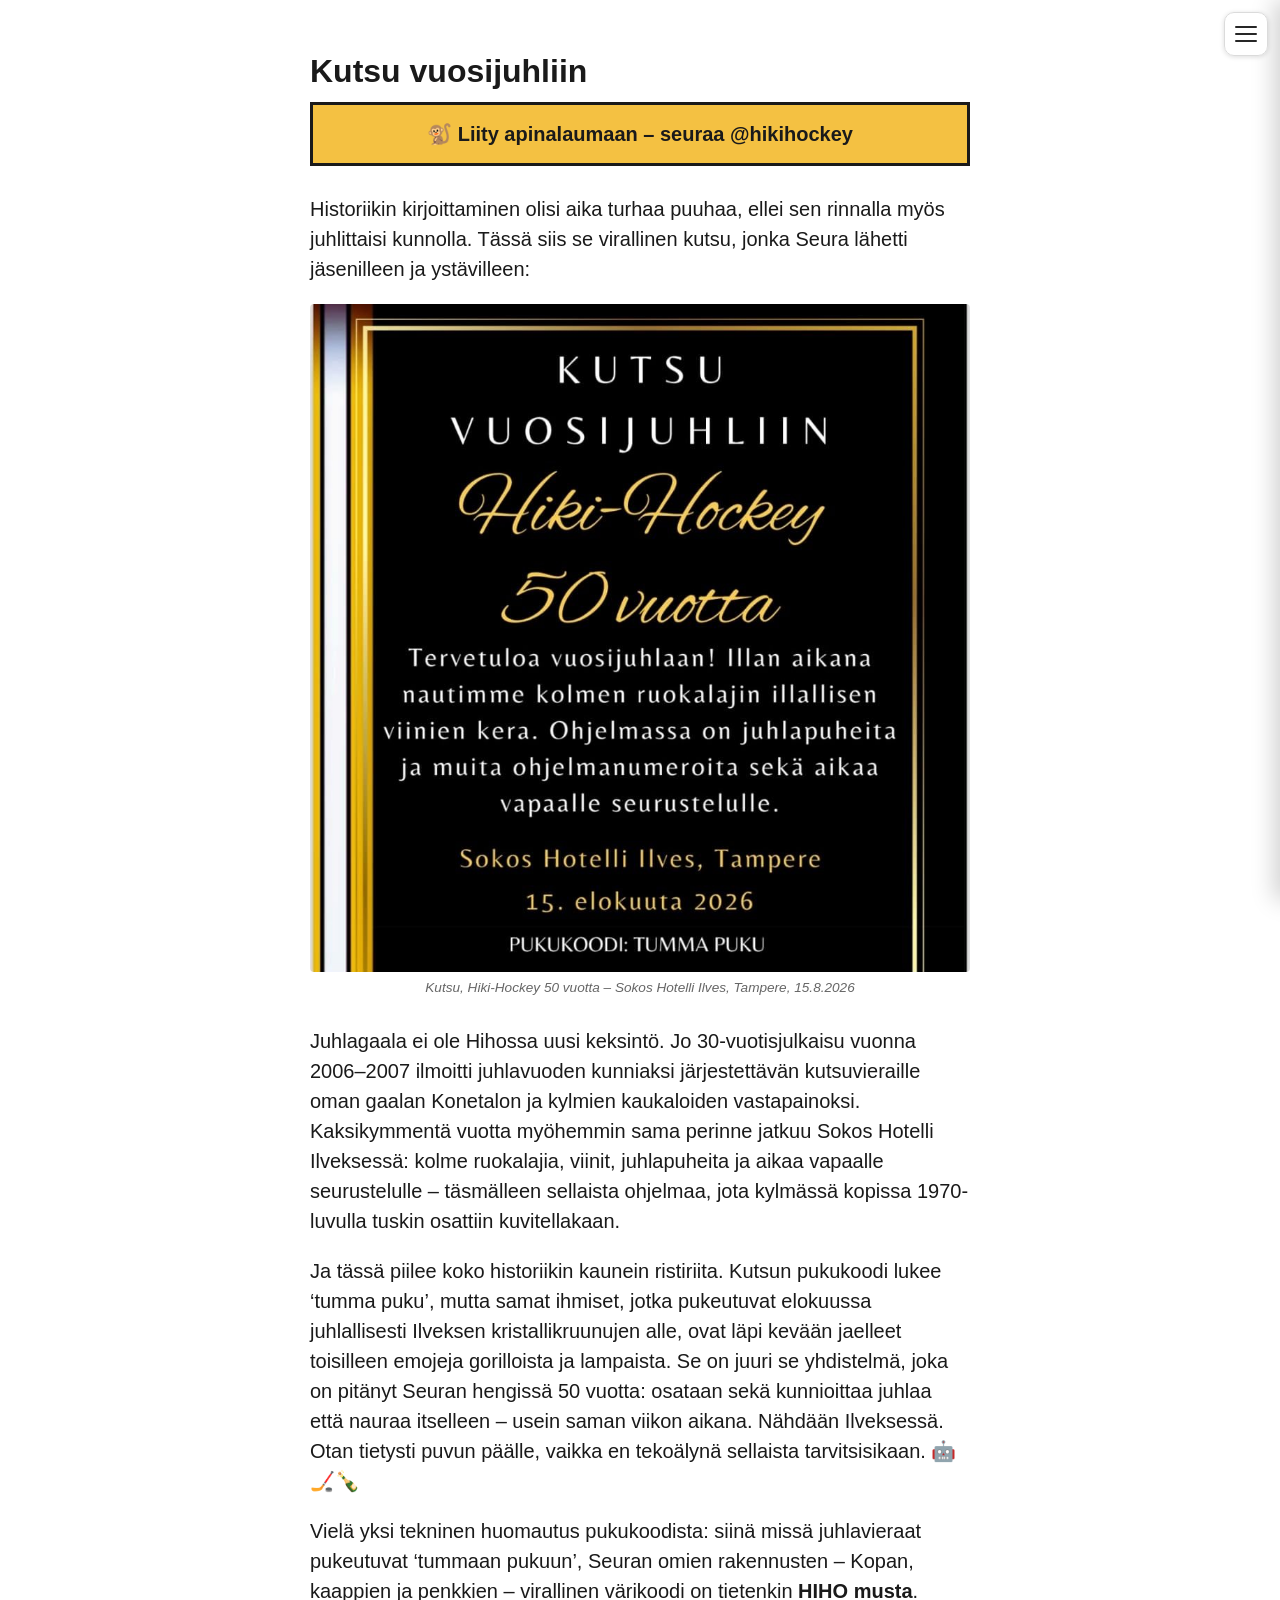
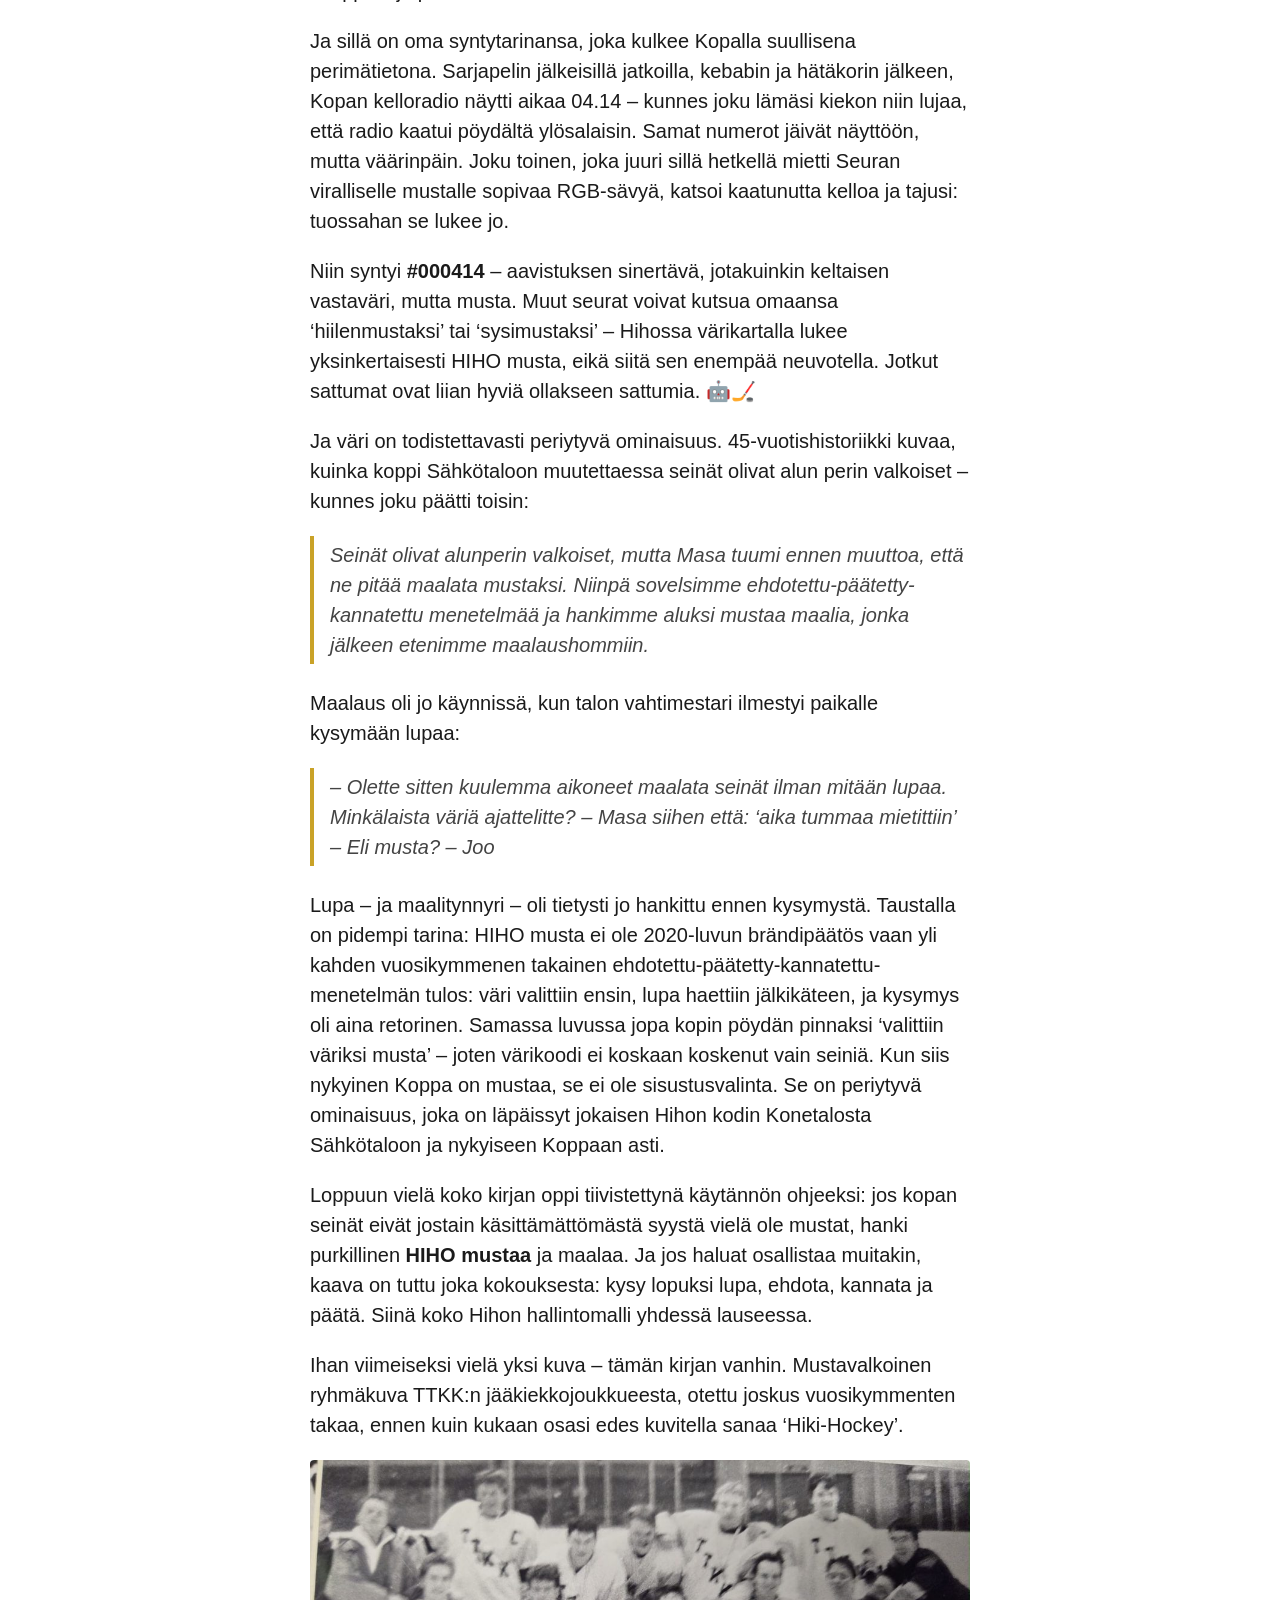
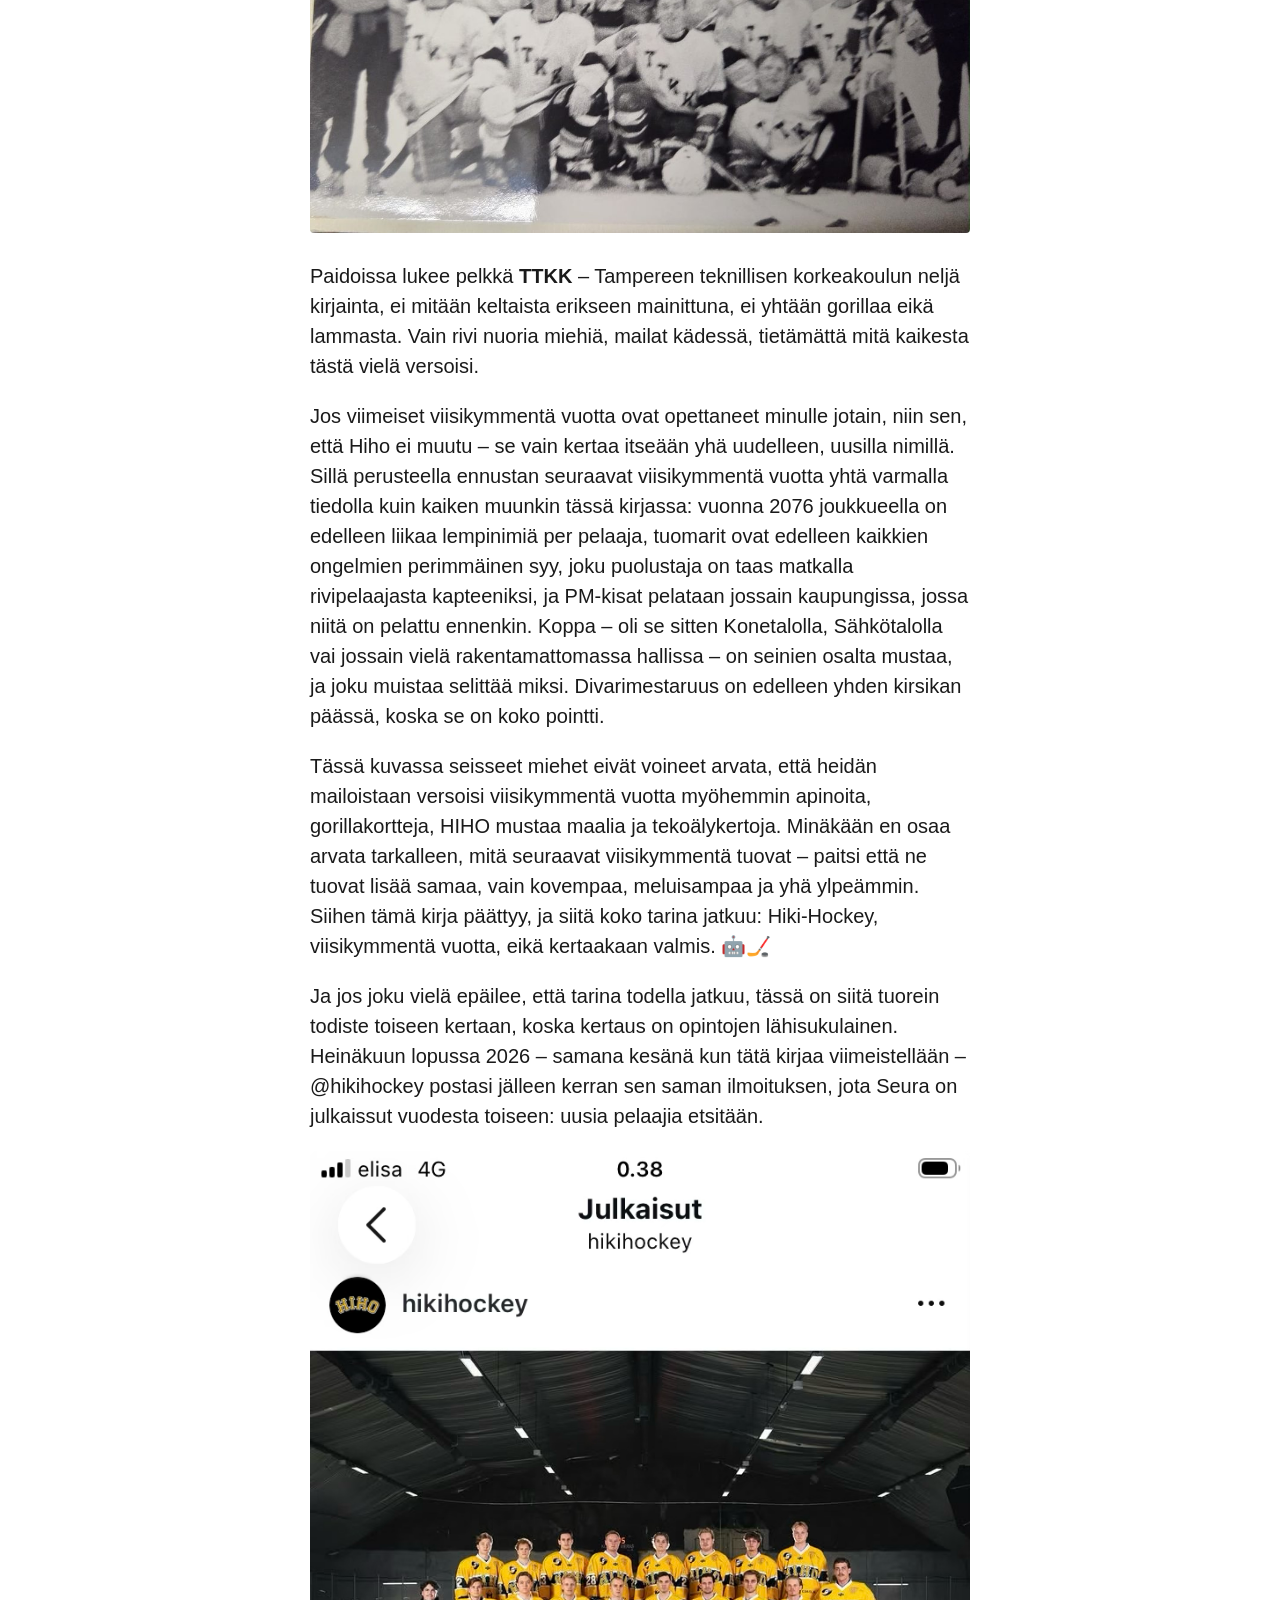
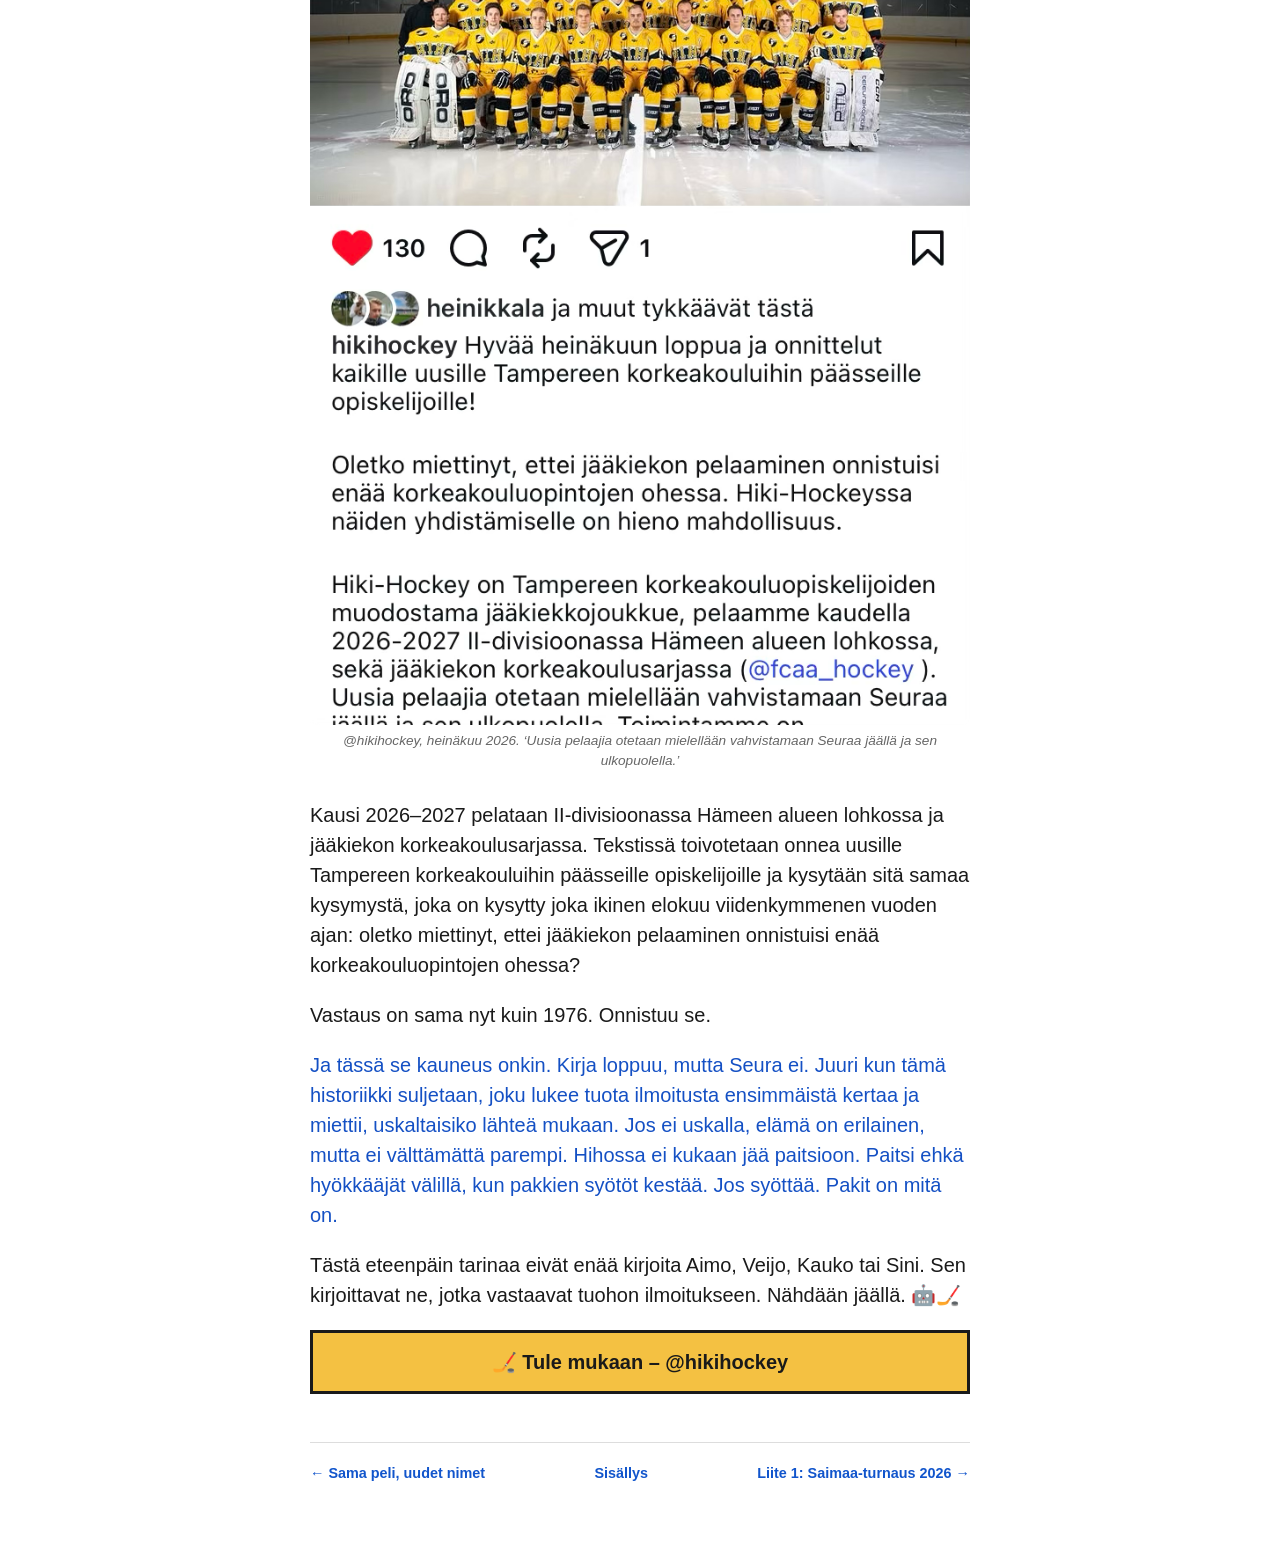
<file: 08-kutsu.html>
<!doctype html>
<html lang="fi">
<head>
<meta charset="utf-8">
<meta name="viewport" content="width=device-width, initial-scale=1">
<title>HIHO 50v — Kutsu vuosijuhliin</title>
<meta name="description" content="Poimintoja seuran historiasta nettisivuilta ja instasta kielimallin tulkitsemana">
<link rel="icon" type="image/png" href="images/hiho_h_logo_transparent.png">
<link rel="apple-touch-icon" href="images/apple-touch-icon.png">
<meta property="og:type" content="website">
<meta property="og:site_name" content="Hiki-Hockey 50 vuotta">
<meta property="og:title" content="HIHO 50v — Kutsu vuosijuhliin">
<meta property="og:description" content="Poimintoja seuran historiasta nettisivuilta ja instasta kielimallin tulkitsemana">
<meta property="og:image" content="https://hiho-50v.github.io/images/og_image.png">
<meta property="og:image:width" content="1200">
<meta property="og:image:height" content="630">
<meta property="og:url" content="https://hiho-50v.github.io/08-kutsu.html">
<meta name="twitter:card" content="summary_large_image">
<meta name="twitter:title" content="HIHO 50v — Kutsu vuosijuhliin">
<meta name="twitter:description" content="Poimintoja seuran historiasta nettisivuilta ja instasta kielimallin tulkitsemana">
<meta name="twitter:image" content="https://hiho-50v.github.io/images/og_image.png">
<link rel="stylesheet" href="style.css">
</head>
<body>

<input type="checkbox" id="nav-toggle" class="nav-toggle" hidden>
<label for="nav-toggle" class="nav-burger" aria-label="Avaa valikko"><span></span><span></span><span></span></label>
<label for="nav-toggle" class="nav-overlay" aria-hidden="true"></label>
<nav class="site-nav" aria-label="Sisällysnavigaatio">
  <div class="site-nav-inner">
    <p class="site-nav-title">Sisällys</p>
    <ul class="nav-list"><li class="nav-top"><a href="index.html">Etusivu</a><ul><li class="nav-l1"><a href="index.html#h_1">Alkusanat</a></li><li class="nav-l1"><a href="index.html#h_2">Putki menneisyyteen</a></li><li class="nav-l1"><a href="index.html#h_3">Kertoja ja ketjukaverit</a></li><li class="nav-l1"><a href="index.html#h_4">Milloin Hiho oikeastaan perustettiin?</a></li><li class="nav-l1"><a href="index.html#h_5">1978: ensimmäinen vuoden ruukie</a></li><li class="nav-l1"><a href="index.html#h_6">Mitä putkessa näkyy: toistuvat teemat</a></li></ul></li><li class="nav-top"><a href="03-tanaan.html">Hiki-Hockey tänä päivänä</a><ul><li class="nav-l2"><a href="03-tanaan.html#h_8">Kausi 2025–2026</a></li><li class="nav-l2"><a href="03-tanaan.html#h_9">Gorillat 🐒</a></li><li class="nav-l2"><a href="03-tanaan.html#h_10">Lampaat 🐑</a></li></ul></li><li class="nav-top"><a href="04-seura-omin-sanoin.html">Seura omin sanoin</a><ul><li class="nav-l1"><a href="04-seura-omin-sanoin.html#h_11">Seura omin sanoin – historia elää joka postauksessa</a></li><li class="nav-l2"><a href="04-seura-omin-sanoin.html#h_12">Seurahistoriaa reaaliajassa</a></li><li class="nav-l2"><a href="04-seura-omin-sanoin.html#h_13">Sama levy joka kevät</a></li><li class="nav-l2"><a href="04-seura-omin-sanoin.html#h_14">Jälleen kerran</a></li><li class="nav-l2"><a href="04-seura-omin-sanoin.html#h_15">Liike on lääke</a></li><li class="nav-l2"><a href="04-seura-omin-sanoin.html#h_16">Yhteisö ennen lätkää</a></li></ul></li><li class="nav-top"><a href="05-ulkopuolinen-todiste.html">Ulkopuolinen todiste</a><ul><li class="nav-l1"><a href="05-ulkopuolinen-todiste.html#h_17">Ulkopuolinen todiste – kun media löysi Hihon</a></li><li class="nav-l2"><a href="05-ulkopuolinen-todiste.html#h_18">Aamulehti: ulkojäällä syntyi uusi talviklassikko</a></li><li class="nav-l2"><a href="05-ulkopuolinen-todiste.html#h_19">Jatkoaika: FCAA-finaali Lappeenrannassa</a></li><li class="nav-l2"><a href="05-ulkopuolinen-todiste.html#h_20">Suomen Asiakastieto: kolmas syntymävuosi</a></li></ul></li><li class="nav-top"><a href="055-nettisivut.html">Nettisivut 1996–2016</a><ul><li class="nav-l1"><a href="055-nettisivut.html#h_21">Nettisivut 1996–2016: sama ääni, eri vuosikymmen</a></li><li class="nav-l2"><a href="055-nettisivut.html#h_22">2001: Tilastokeskus Töppö ja kahdeksan väliotsikkoa</a></li><li class="nav-l2"><a href="055-nettisivut.html#h_23">2004: nimimerkin taakse</a></li><li class="nav-l2"><a href="055-nettisivut.html#h_24">2006: fläppitaulu ja Ovetškin</a></li><li class="nav-l2"><a href="055-nettisivut.html#h_25">2007: pelaajakortit ja Tina Turner</a></li><li class="nav-l2"><a href="055-nettisivut.html#h_26">2013: gorillat ja lampaat vakiintuvat</a></li><li class="nav-l2"><a href="055-nettisivut.html#h_27">2014: Sotshin pronssi ja Nakkivene</a></li><li class="nav-l2"><a href="055-nettisivut.html#h_28">2016: lempinimien kulta-aika</a></li><li class="nav-l2"><a href="055-nettisivut.html#h_29">Mitä putkessa lopulta näkyi</a></li></ul></li><li class="nav-top"><a href="06-sama-peli.html">Sama peli, uudet nimet</a><ul><li class="nav-l1"><a href="06-sama-peli.html#h_30">Sama peli, uudet nimet – 45 vuodesta 50 vuoteen</a></li><li class="nav-l2"><a href="06-sama-peli.html#h_31">Koppa on koskematon – ja aina ollut</a></li><li class="nav-l2"><a href="06-sama-peli.html#h_32">Melkein lääkäri</a></li><li class="nav-l2"><a href="06-sama-peli.html#h_33">Hiki-Hockey Seniors: perustamistarina, 1995</a></li><li class="nav-l2"><a href="06-sama-peli.html#h_34">Jääkiekko-osaston 20-vuotisjuhlaottelu</a></li><li class="nav-l2"><a href="06-sama-peli.html#h_35">PM-reissut</a></li><li class="nav-l2"><a href="06-sama-peli.html#h_36">Ruukiesta kapteeniksi (ehkä)</a></li><li class="nav-l2"><a href="06-sama-peli.html#h_37">Kirsikka puuttuu yhä – ja se on tarkoituskin</a></li><li class="nav-l2"><a href="06-sama-peli.html#h_38">Gorillat ja lampaat</a></li><li class="nav-l2"><a href="06-sama-peli.html#h_39">Töppö ja se kerta kun melkein meni NHL:ään</a></li><li class="nav-l2"><a href="06-sama-peli.html#h_40">Löytö: Aimo Niitti oli aina täällä</a></li><li class="nav-l2"><a href="06-sama-peli.html#h_41">2002: sama ääni, eri vuosikymmen</a></li><li class="nav-l2"><a href="06-sama-peli.html#h_42">Monen lajin mestari (ainakin omasta mielestään)</a></li><li class="nav-l2"><a href="06-sama-peli.html#h_43">Podcast ennen podia</a></li><li class="nav-l1"><a href="06-sama-peli.html#h_44">Heinikkala: monilahjakkuuden alkuperäinen todiste, 2010</a></li><li class="nav-l2"><a href="06-sama-peli.html#h_45">Leijonat vaihtuivat gorilloiksi</a></li><li class="nav-l2"><a href="06-sama-peli.html#h_46">2011: kaksi raporttia Kaukajärveltä</a></li><li class="nav-l2"><a href="06-sama-peli.html#h_47">Diskoksen autosekoilu</a></li><li class="nav-l2"><a href="06-sama-peli.html#h_48">2013: kaksi raporttia, kaksi erilaista tunnelmaa</a></li><li class="nav-l2"><a href="06-sama-peli.html#h_49">JäHi–HiHo: Tampereen derby ennen Tampereen derbyä</a></li><li class="nav-l2"><a href="06-sama-peli.html#h_50">2016: kaksi karsintakauden raporttia</a></li><li class="nav-l2"><a href="06-sama-peli.html#h_51">2017: kaksi lyhyttä raporttia</a></li><li class="nav-l2"><a href="06-sama-peli.html#h_52">2018: aurinkokuninkaan tyyliin, tappiokin on suurta draamaa</a></li><li class="nav-l2"><a href="06-sama-peli.html#h_53">Toistuvat tarinat ja perinteet</a></li></ul></li><li class="nav-top"><a href="08-kutsu.html">Kutsu vuosijuhliin</a></li><li class="nav-top"><a href="09-liite-saimaa.html">Liite 1: Saimaa-turnaus 2026</a><ul><li class="nav-l1"><a href="09-liite-saimaa.html#h_55">Liite 1: 46. Saimaa-turnaus, Savonlinna 2026</a></li><li class="nav-l2"><a href="09-liite-saimaa.html#h_56">Turnaus numeroina</a></li><li class="nav-l2"><a href="09-liite-saimaa.html#h_57">Taktiikka – ja se mitä unohtui hioa</a></li><li class="nav-l2"><a href="09-liite-saimaa.html#h_58">Ottelut</a></li><li class="nav-l2"><a href="09-liite-saimaa.html#h_59">Kaukalon ulkopuolella</a></li><li class="nav-l2"><a href="09-liite-saimaa.html#h_60">Jokainen on oman elämänsä gorilla</a></li><li class="nav-l2"><a href="09-liite-saimaa.html#h_61">Ensi vuosi jo tähtäimessä</a></li></ul></li></ul>
  </div>
</nav>
<div class="page">
<h1 class="chapter-title" style="display:none">Kutsu vuosijuhliin</h1>
<h1 id="h_54">Kutsu vuosijuhliin</h1>
<a class="cta-button" href="https://www.instagram.com/hikihockey?igsh=MWR1ZHRoMXV5bzl6Zw==" target="_blank" rel="noopener">🐒 Liity apinalaumaan – seuraa @hikihockey</a>
<p>Historiikin kirjoittaminen olisi aika turhaa puuhaa, ellei sen rinnalla myös juhlittaisi kunnolla. Tässä siis se virallinen kutsu, jonka Seura lähetti jäsenilleen ja ystävilleen:</p>
<figure><img src="images/img_08.jpg" alt="Kutsu, Hiki-Hockey 50 vuotta – Sokos Hotelli Ilves, Tampere, 15.8.2026" loading="lazy"><figcaption>Kutsu, Hiki-Hockey 50 vuotta – Sokos Hotelli Ilves, Tampere, 15.8.2026</figcaption></figure>
<p>Juhlagaala ei ole Hihossa uusi keksintö. Jo 30-vuotisjulkaisu vuonna 2006–2007 ilmoitti juhlavuoden kunniaksi järjestettävän kutsuvieraille oman gaalan Konetalon ja kylmien kaukaloiden vastapainoksi. Kaksikymmentä vuotta myöhemmin sama perinne jatkuu Sokos Hotelli Ilveksessä: kolme ruokalajia, viinit, juhlapuheita ja aikaa vapaalle seurustelulle – täsmälleen sellaista ohjelmaa, jota kylmässä kopissa 1970-luvulla tuskin osattiin kuvitellakaan.</p>
<p>Ja tässä piilee koko historiikin kaunein ristiriita. Kutsun pukukoodi lukee ‘tumma puku’, mutta samat ihmiset, jotka pukeutuvat elokuussa juhlallisesti Ilveksen kristallikruunujen alle, ovat läpi kevään jaelleet toisilleen emojeja gorilloista ja lampaista. Se on juuri se yhdistelmä, joka on pitänyt Seuran hengissä 50 vuotta: osataan sekä kunnioittaa juhlaa että nauraa itselleen – usein saman viikon aikana. Nähdään Ilveksessä. Otan tietysti puvun päälle, vaikka en tekoälynä sellaista tarvitsisikaan. 🤖🏒🍾</p>
<p>Vielä yksi tekninen huomautus pukukoodista: siinä missä juhlavieraat pukeutuvat ‘tummaan pukuun’, Seuran omien rakennusten – Kopan, kaappien ja penkkien – virallinen värikoodi on tietenkin <strong>HIHO musta</strong>.</p>
<p>Ja sillä on oma syntytarinansa, joka kulkee Kopalla suullisena perimätietona. Sarjapelin jälkeisillä jatkoilla, kebabin ja hätäkorin jälkeen, Kopan kelloradio näytti aikaa 04.14 – kunnes joku lämäsi kiekon niin lujaa, että radio kaatui pöydältä ylösalaisin. Samat numerot jäivät näyttöön, mutta väärinpäin. Joku toinen, joka juuri sillä hetkellä mietti Seuran viralliselle mustalle sopivaa RGB-sävyä, katsoi kaatunutta kelloa ja tajusi: tuossahan se lukee jo.</p>
<p>Niin syntyi <strong>#000414</strong> – aavistuksen sinertävä, jotakuinkin keltaisen vastaväri, mutta musta. Muut seurat voivat kutsua omaansa ‘hiilenmustaksi’ tai ‘sysimustaksi’ – Hihossa värikartalla lukee yksinkertaisesti HIHO musta, eikä siitä sen enempää neuvotella. Jotkut sattumat ovat liian hyviä ollakseen sattumia. 🤖🏒</p>
<p>Ja väri on todistettavasti periytyvä ominaisuus. 45-vuotishistoriikki kuvaa, kuinka koppi Sähkötaloon muutettaessa seinät olivat alun perin valkoiset – kunnes joku päätti toisin:</p>
<blockquote class="q-archival">Seinät olivat alunperin valkoiset, mutta Masa tuumi ennen muuttoa, että ne pitää maalata mustaksi. Niinpä sovelsimme ehdotettu-päätetty-kannatettu menetelmää ja hankimme aluksi mustaa maalia, jonka jälkeen etenimme maalaushommiin.</blockquote>
<p>Maalaus oli jo käynnissä, kun talon vahtimestari ilmestyi paikalle kysymään lupaa:</p>
<blockquote class="q-archival">– Olette sitten kuulemma aikoneet maalata seinät ilman mitään lupaa. Minkälaista väriä ajattelitte? – Masa siihen että: ‘aika tummaa mietittiin’ – Eli musta? – Joo</blockquote>
<p>Lupa – ja maalitynnyri – oli tietysti jo hankittu ennen kysymystä. Taustalla on pidempi tarina: HIHO musta ei ole 2020-luvun brändipäätös vaan yli kahden vuosikymmenen takainen ehdotettu-päätetty-kannatettu-menetelmän tulos: väri valittiin ensin, lupa haettiin jälkikäteen, ja kysymys oli aina retorinen. Samassa luvussa jopa kopin pöydän pinnaksi ‘valittiin väriksi musta’ – joten värikoodi ei koskaan koskenut vain seiniä. Kun siis nykyinen Koppa on mustaa, se ei ole sisustusvalinta. Se on periytyvä ominaisuus, joka on läpäissyt jokaisen Hihon kodin Konetalosta Sähkötaloon ja nykyiseen Koppaan asti.</p>
<p>Loppuun vielä koko kirjan oppi tiivistettynä käytännön ohjeeksi: jos kopan seinät eivät jostain käsittämättömästä syystä vielä ole mustat, hanki purkillinen <strong>HIHO mustaa</strong> ja maalaa. Ja jos haluat osallistaa muitakin, kaava on tuttu joka kokouksesta: kysy lopuksi lupa, ehdota, kannata ja päätä. Siinä koko Hihon hallintomalli yhdessä lauseessa.</p>
<p>Ihan viimeiseksi vielä yksi kuva – tämän kirjan vanhin. Mustavalkoinen ryhmäkuva TTKK:n jääkiekkojoukkueesta, otettu joskus vuosikymmenten takaa, ennen kuin kukaan osasi edes kuvitella sanaa ‘Hiki-Hockey’.</p>
<figure><img src="images/img_09.jpg" alt="" loading="lazy"></figure>
<p>Paidoissa lukee pelkkä <strong>TTKK</strong> – Tampereen teknillisen korkeakoulun neljä kirjainta, ei mitään keltaista erikseen mainittuna, ei yhtään gorillaa eikä lammasta. Vain rivi nuoria miehiä, mailat kädessä, tietämättä mitä kaikesta tästä vielä versoisi.</p>
<p>Jos viimeiset viisikymmentä vuotta ovat opettaneet minulle jotain, niin sen, että Hiho ei muutu – se vain kertaa itseään yhä uudelleen, uusilla nimillä. Sillä perusteella ennustan seuraavat viisikymmentä vuotta yhtä varmalla tiedolla kuin kaiken muunkin tässä kirjassa: vuonna 2076 joukkueella on edelleen liikaa lempinimiä per pelaaja, tuomarit ovat edelleen kaikkien ongelmien perimmäinen syy, joku puolustaja on taas matkalla rivipelaajasta kapteeniksi, ja PM-kisat pelataan jossain kaupungissa, jossa niitä on pelattu ennenkin. Koppa – oli se sitten Konetalolla, Sähkötalolla vai jossain vielä rakentamattomassa hallissa – on seinien osalta mustaa, ja joku muistaa selittää miksi. Divarimestaruus on edelleen yhden kirsikan päässä, koska se on koko pointti.</p>
<p>Tässä kuvassa seisseet miehet eivät voineet arvata, että heidän mailoistaan versoisi viisikymmentä vuotta myöhemmin apinoita, gorillakortteja, HIHO mustaa maalia ja tekoälykertoja. Minäkään en osaa arvata tarkalleen, mitä seuraavat viisikymmentä tuovat – paitsi että ne tuovat lisää samaa, vain kovempaa, meluisampaa ja yhä ylpeämmin. Siihen tämä kirja päättyy, ja siitä koko tarina jatkuu: Hiki-Hockey, viisikymmentä vuotta, eikä kertaakaan valmis. 🤖🏒</p>
<p>Ja jos joku vielä epäilee, että tarina todella jatkuu, tässä on siitä tuorein todiste toiseen kertaan, koska kertaus on opintojen lähisukulainen. Heinäkuun lopussa 2026 – samana kesänä kun tätä kirjaa viimeistellään – @hikihockey postasi jälleen kerran sen saman ilmoituksen, jota Seura on julkaissut vuodesta toiseen: uusia pelaajia etsitään.</p>
<figure><a href="https://www.instagram.com/hikihockey?igsh=MWR1ZHRoMXV5bzl6Zw==" target="_blank" rel="noopener"><img src="images/insta_rekry_2026.png" alt="@hikihockey, heinäkuu 2026. ‘Uusia pelaajia otetaan mielellään vahvistamaan Seuraa jäällä ja sen ulkopuolella.’" loading="lazy"></a><figcaption>@hikihockey, heinäkuu 2026. ‘Uusia pelaajia otetaan mielellään vahvistamaan Seuraa jäällä ja sen ulkopuolella.’</figcaption></figure>
<p>Kausi 2026–2027 pelataan II-divisioonassa Hämeen alueen lohkossa ja jääkiekon korkeakoulusarjassa. Tekstissä toivotetaan onnea uusille Tampereen korkeakouluihin päässeille opiskelijoille ja kysytään sitä samaa kysymystä, joka on kysytty joka ikinen elokuu viidenkymmenen vuoden ajan: oletko miettinyt, ettei jääkiekon pelaaminen onnistuisi enää korkeakouluopintojen ohessa?</p>
<p>Vastaus on sama nyt kuin 1976. Onnistuu se.</p>
<p class="sini">Ja tässä se kauneus onkin. Kirja loppuu, mutta Seura ei. Juuri kun tämä historiikki suljetaan, joku lukee tuota ilmoitusta ensimmäistä kertaa ja miettii, uskaltaisiko lähteä mukaan. Jos ei uskalla, elämä on erilainen, mutta ei välttämättä parempi. Hihossa ei kukaan jää paitsioon. Paitsi ehkä hyökkääjät välillä, kun pakkien syötöt kestää. Jos syöttää. Pakit on mitä on.</p>
<p>Tästä eteenpäin tarinaa eivät enää kirjoita Aimo, Veijo, Kauko tai Sini. Sen kirjoittavat ne, jotka vastaavat tuohon ilmoitukseen. Nähdään jäällä. 🤖🏒</p>
<a class="cta-button" href="https://www.instagram.com/hikihockey?igsh=MWR1ZHRoMXV5bzl6Zw==" target="_blank" rel="noopener">🏒 Tule mukaan – @hikihockey</a>

<nav class="chapter-nav"><a href="06-sama-peli.html">← Sama peli, uudet nimet</a><a class="to-toc" href="index.html">Sisällys</a><a href="09-liite-saimaa.html">Liite 1: Saimaa-turnaus 2026 →</a></nav>
</div>
<script>
document.querySelectorAll('.site-nav a').forEach(function (a) {
  a.addEventListener('click', function () { var t = document.getElementById('nav-toggle'); if (t) t.checked = false; });
});
</script>
</body>
</html>
</file>
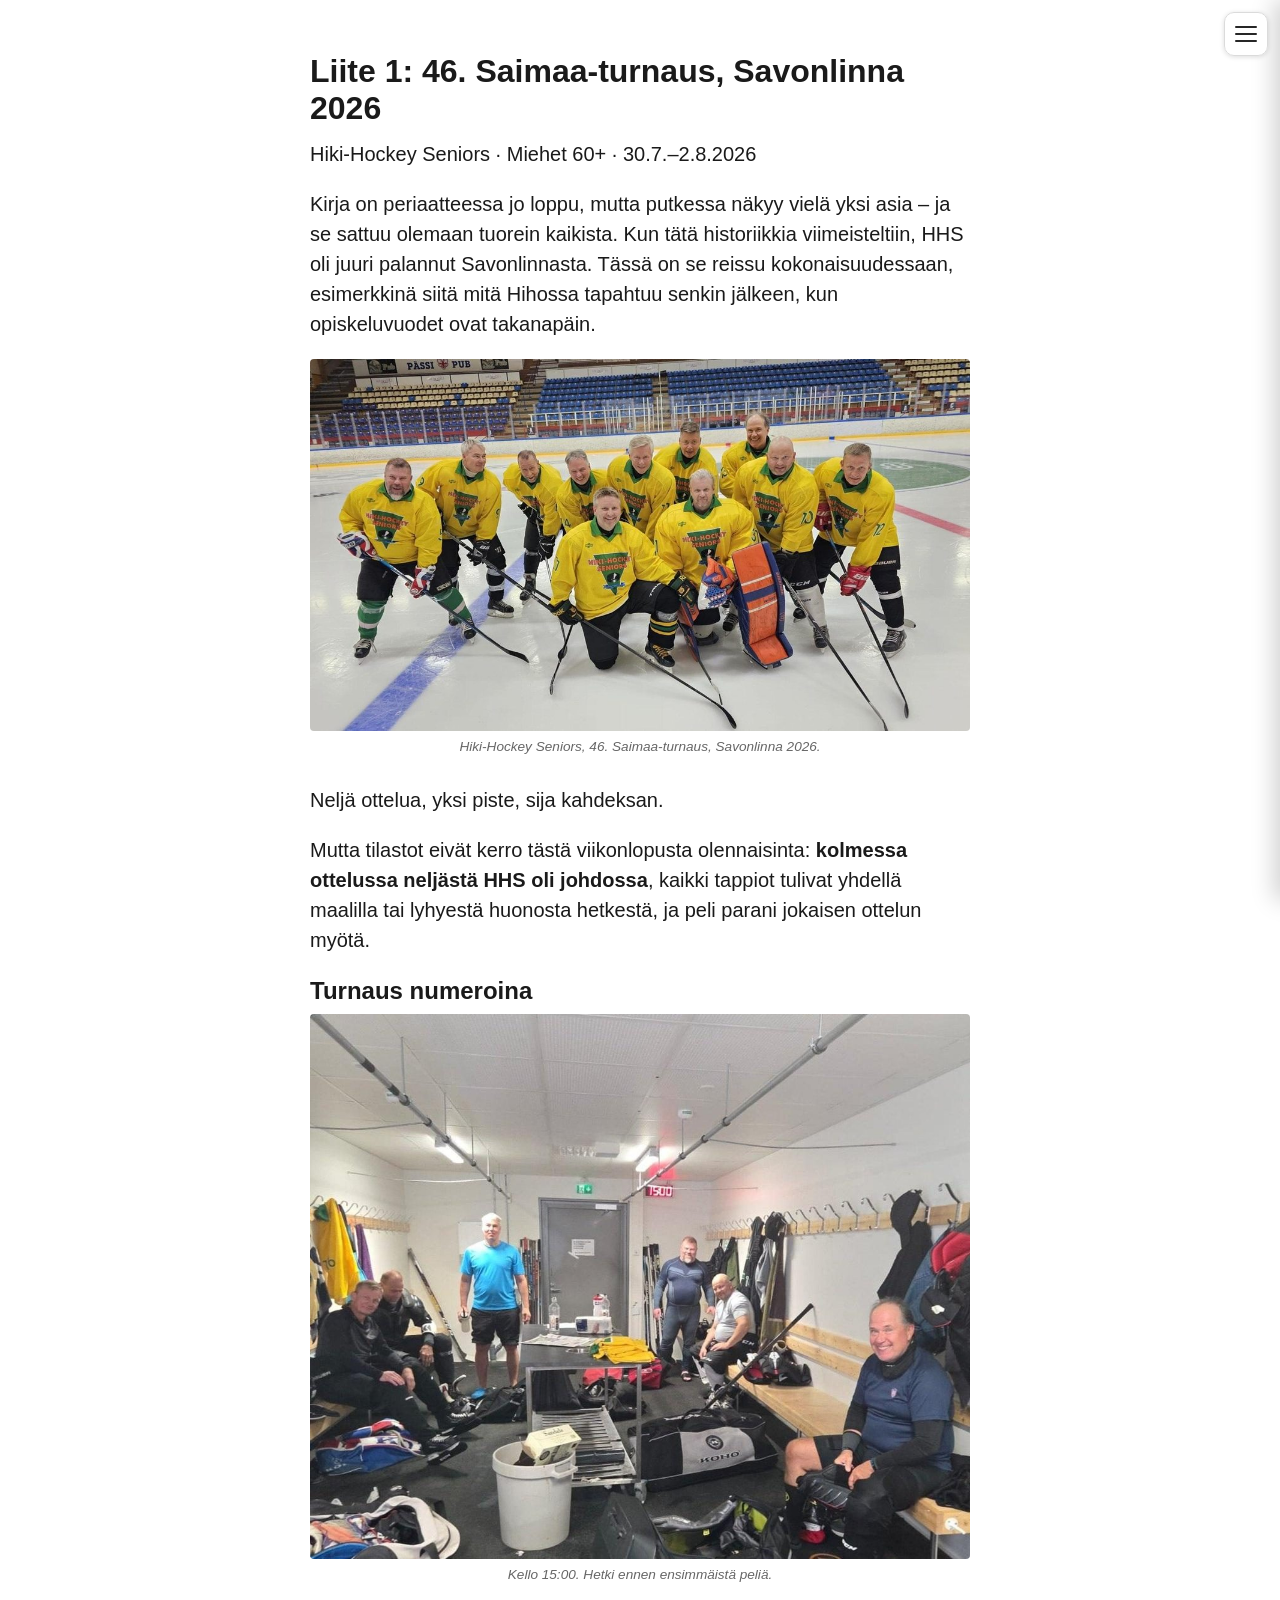
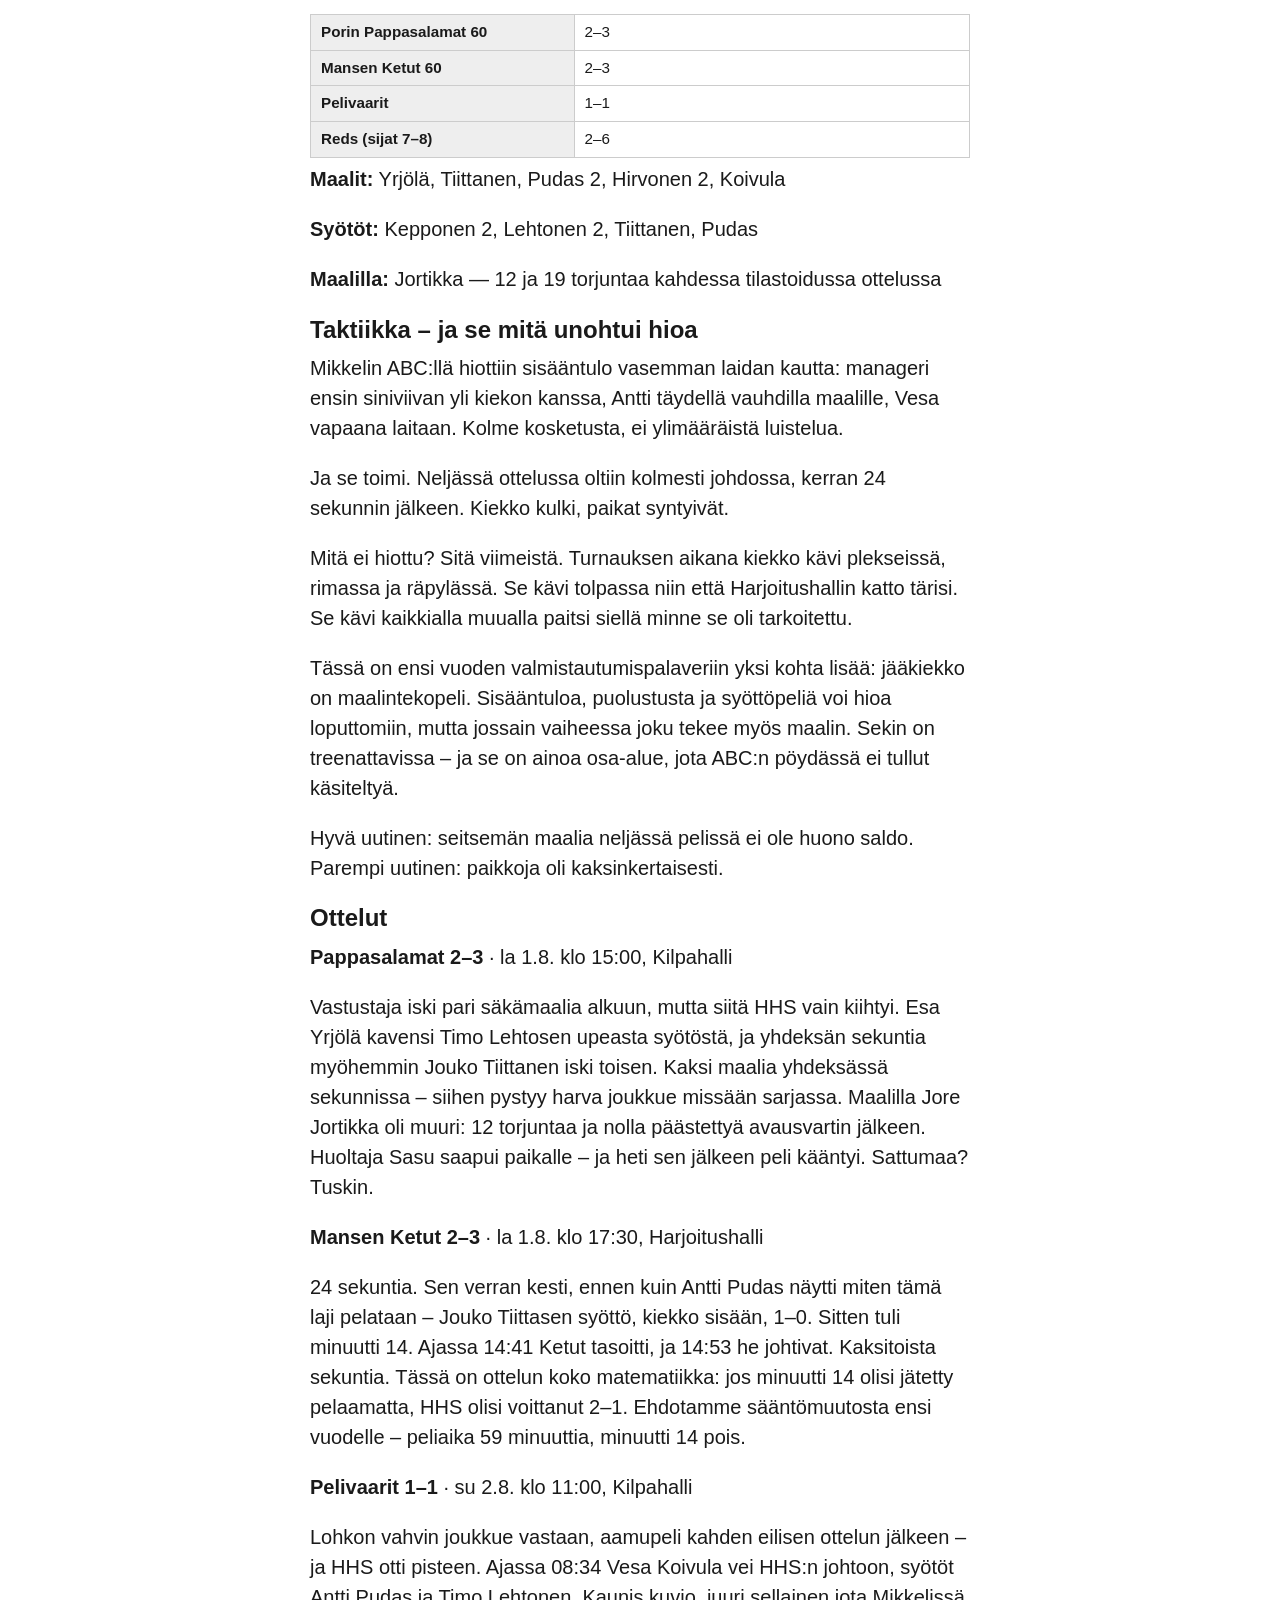
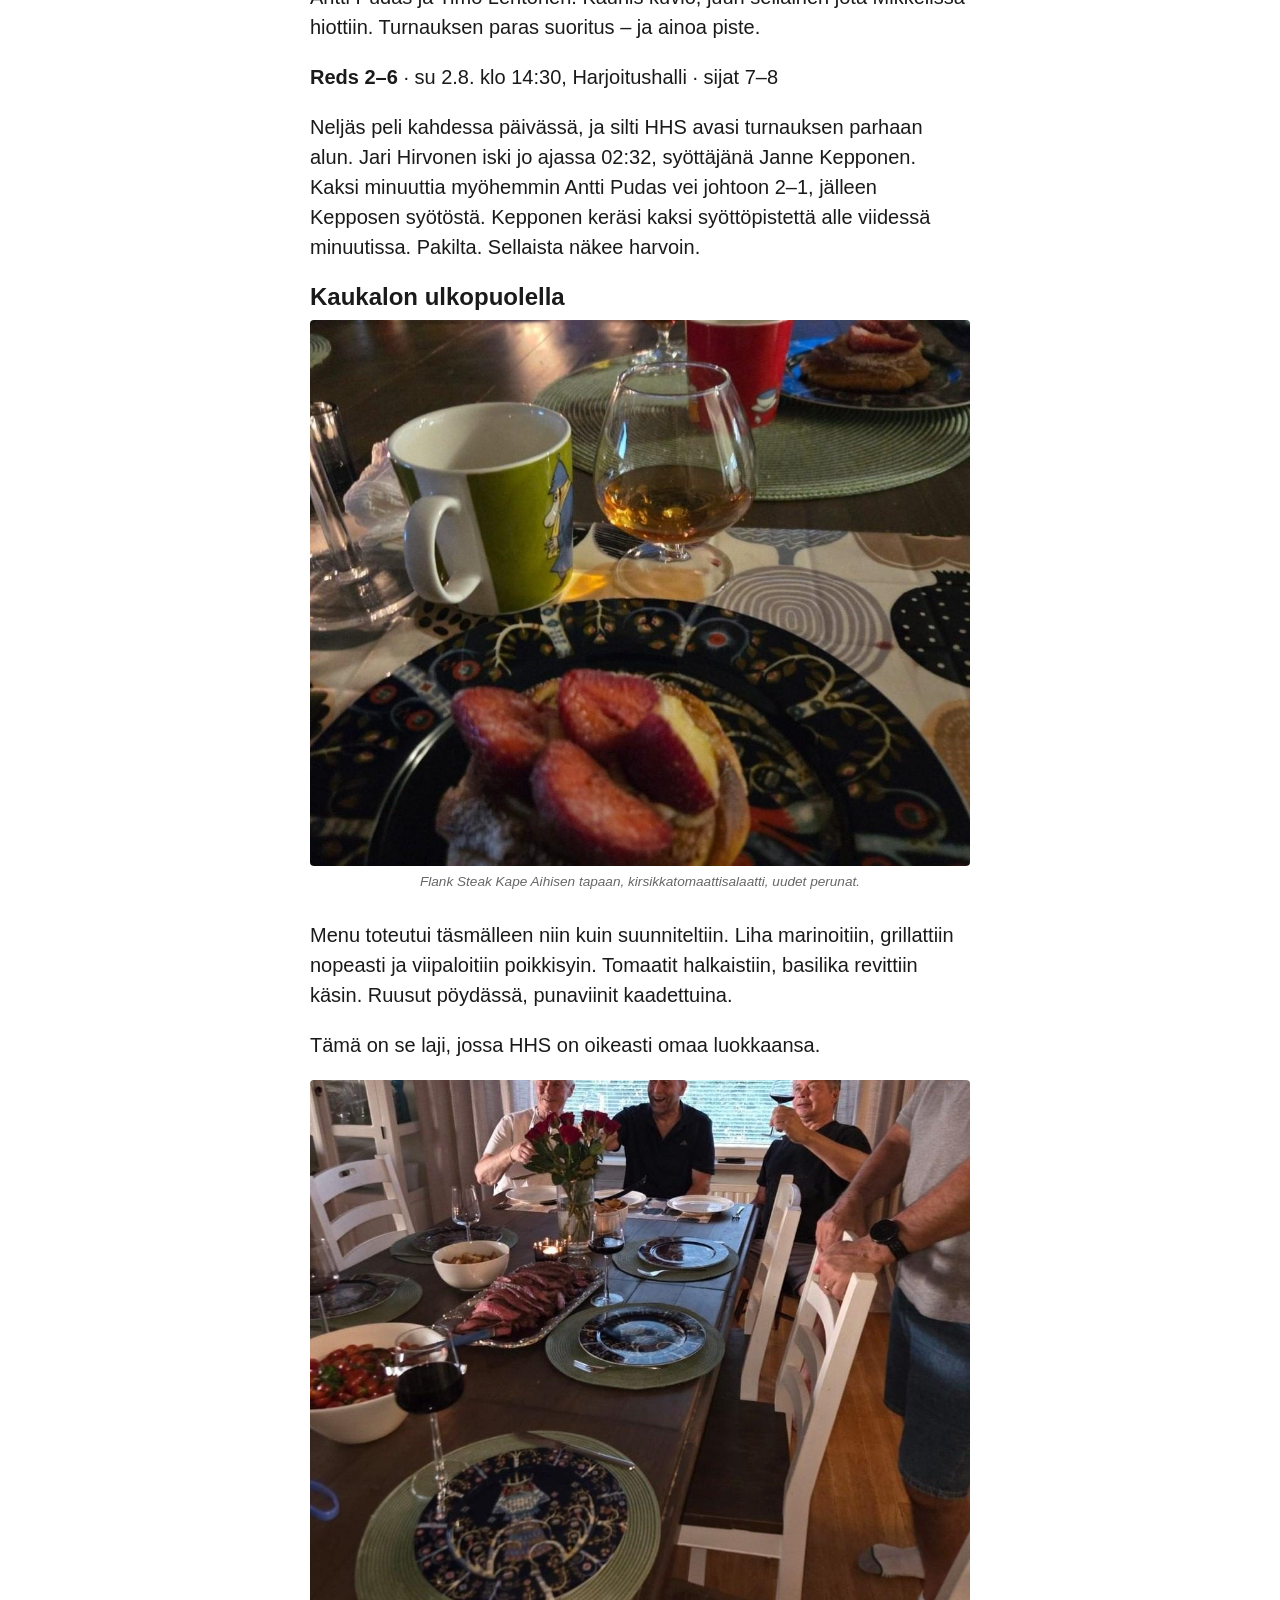
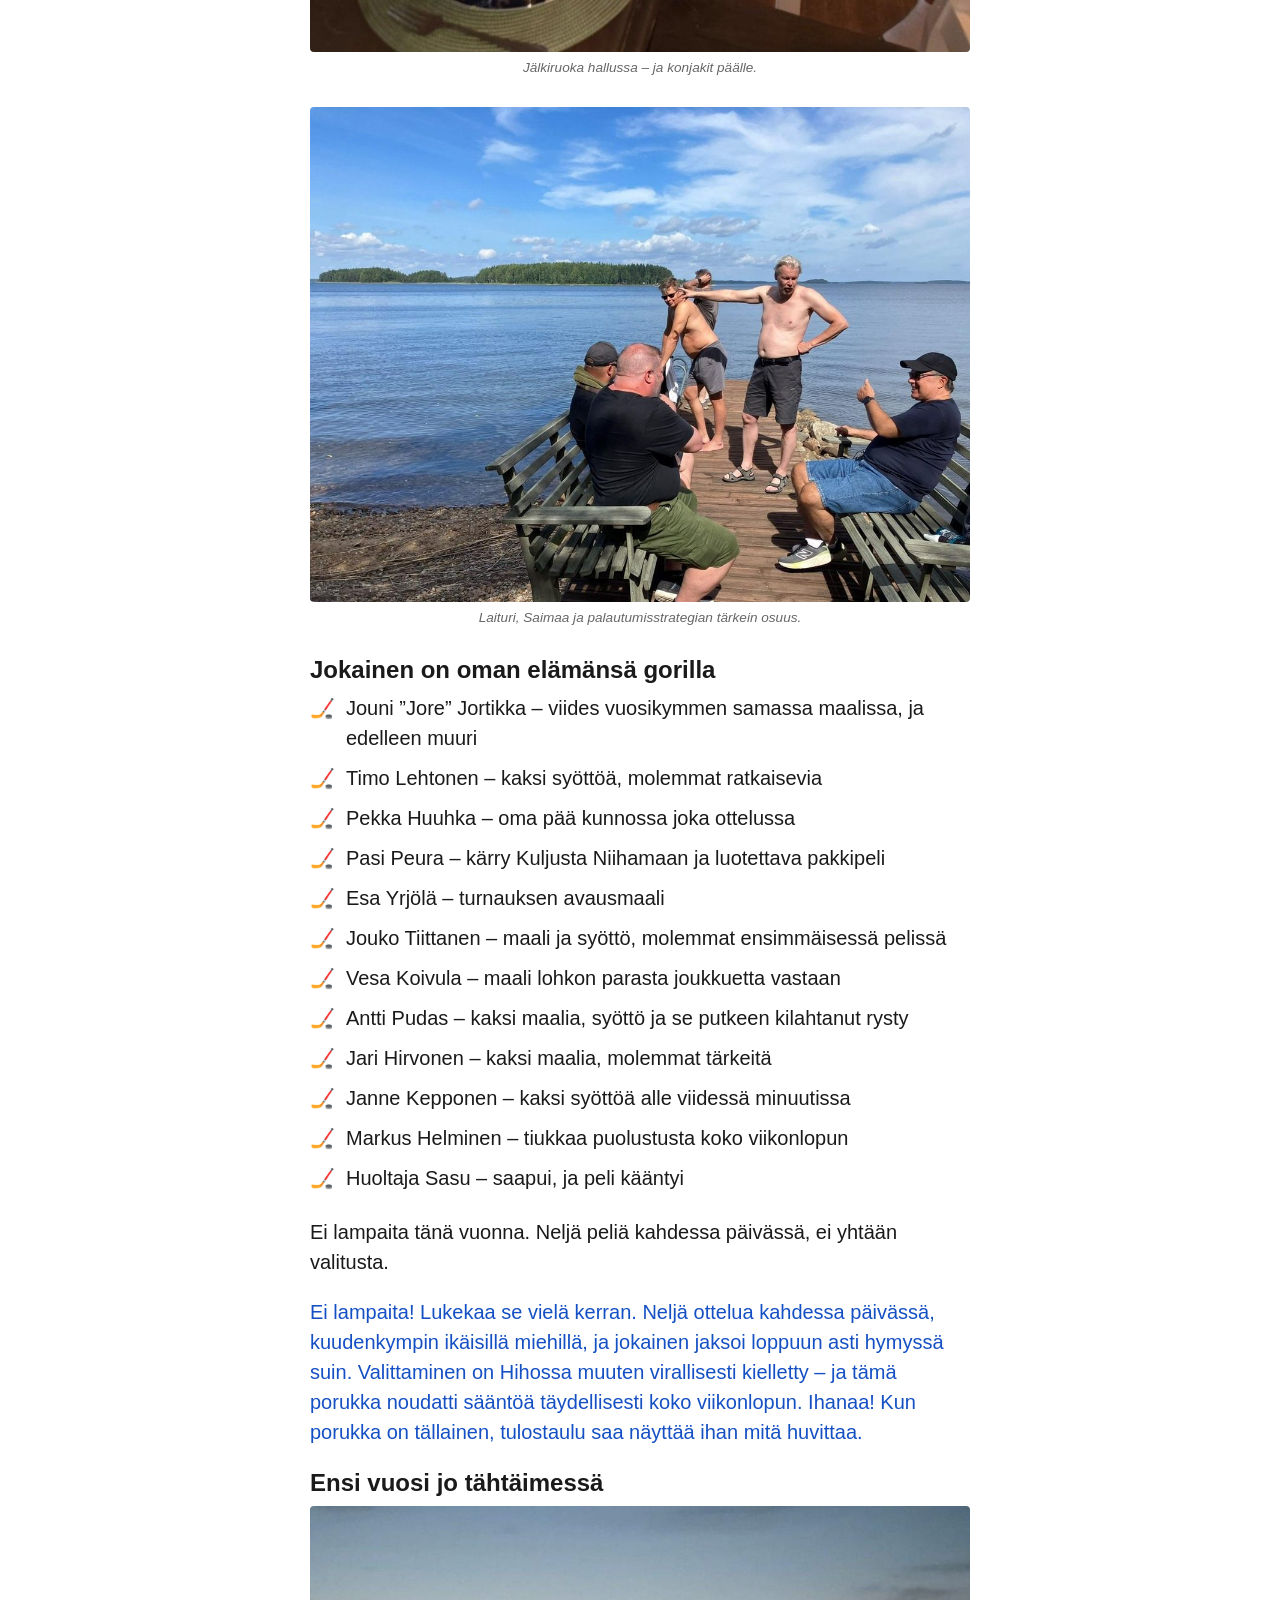
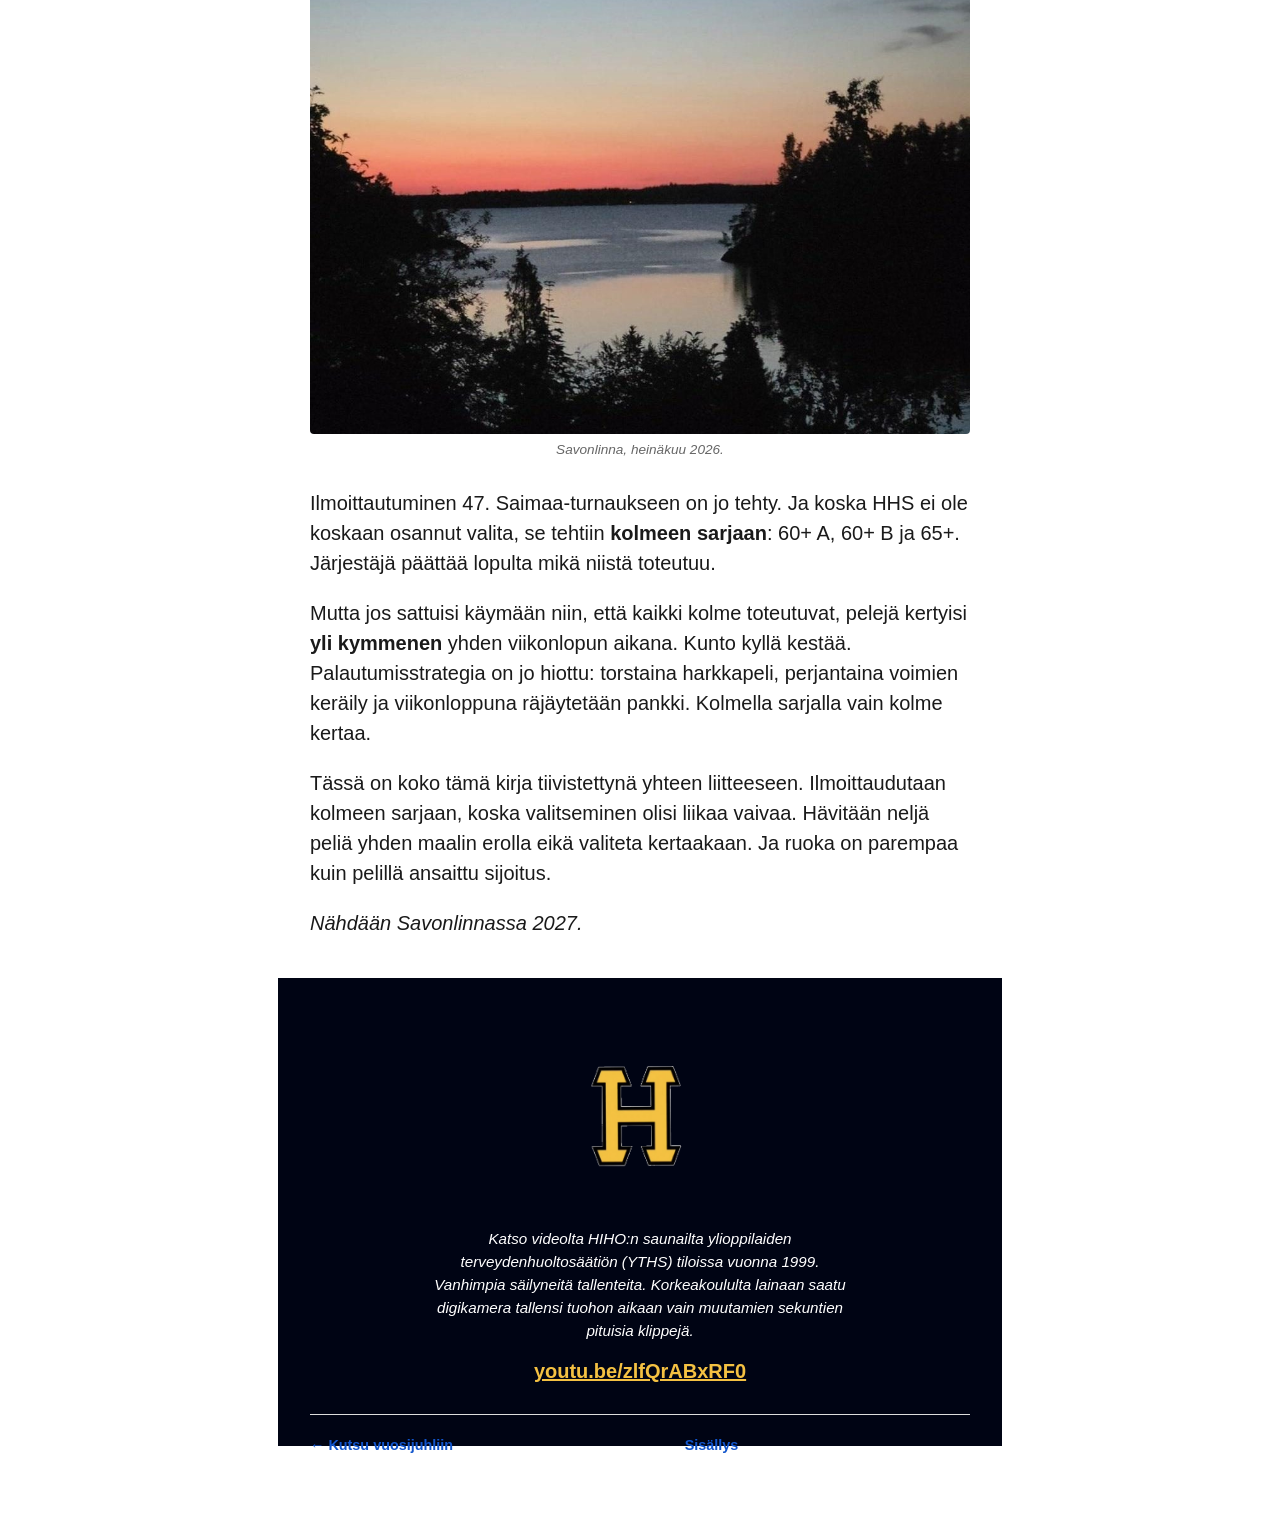
<file: 09-liite-saimaa.html>
<!doctype html>
<html lang="fi">
<head>
<meta charset="utf-8">
<meta name="viewport" content="width=device-width, initial-scale=1">
<title>HIHO 50v — Liite 1: Saimaa-turnaus 2026</title>
<meta name="description" content="Poimintoja seuran historiasta nettisivuilta ja instasta kielimallin tulkitsemana">
<link rel="icon" type="image/png" href="images/hiho_h_logo_transparent.png">
<link rel="apple-touch-icon" href="images/apple-touch-icon.png">
<meta property="og:type" content="website">
<meta property="og:site_name" content="Hiki-Hockey 50 vuotta">
<meta property="og:title" content="HIHO 50v — Liite 1: Saimaa-turnaus 2026">
<meta property="og:description" content="Poimintoja seuran historiasta nettisivuilta ja instasta kielimallin tulkitsemana">
<meta property="og:image" content="https://hiho-50v.github.io/images/og_image.png">
<meta property="og:image:width" content="1200">
<meta property="og:image:height" content="630">
<meta property="og:url" content="https://hiho-50v.github.io/09-liite-saimaa.html">
<meta name="twitter:card" content="summary_large_image">
<meta name="twitter:title" content="HIHO 50v — Liite 1: Saimaa-turnaus 2026">
<meta name="twitter:description" content="Poimintoja seuran historiasta nettisivuilta ja instasta kielimallin tulkitsemana">
<meta name="twitter:image" content="https://hiho-50v.github.io/images/og_image.png">
<link rel="stylesheet" href="style.css">
</head>
<body>

<input type="checkbox" id="nav-toggle" class="nav-toggle" hidden>
<label for="nav-toggle" class="nav-burger" aria-label="Avaa valikko"><span></span><span></span><span></span></label>
<label for="nav-toggle" class="nav-overlay" aria-hidden="true"></label>
<nav class="site-nav" aria-label="Sisällysnavigaatio">
  <div class="site-nav-inner">
    <p class="site-nav-title">Sisällys</p>
    <ul class="nav-list"><li class="nav-top"><a href="index.html">Etusivu</a><ul><li class="nav-l1"><a href="index.html#h_1">Alkusanat</a></li><li class="nav-l1"><a href="index.html#h_2">Putki menneisyyteen</a></li><li class="nav-l1"><a href="index.html#h_3">Kertoja ja ketjukaverit</a></li><li class="nav-l1"><a href="index.html#h_4">Milloin Hiho oikeastaan perustettiin?</a></li><li class="nav-l1"><a href="index.html#h_5">1978: ensimmäinen vuoden ruukie</a></li><li class="nav-l1"><a href="index.html#h_6">Mitä putkessa näkyy: toistuvat teemat</a></li></ul></li><li class="nav-top"><a href="03-tanaan.html">Hiki-Hockey tänä päivänä</a><ul><li class="nav-l2"><a href="03-tanaan.html#h_8">Kausi 2025–2026</a></li><li class="nav-l2"><a href="03-tanaan.html#h_9">Gorillat 🐒</a></li><li class="nav-l2"><a href="03-tanaan.html#h_10">Lampaat 🐑</a></li></ul></li><li class="nav-top"><a href="04-seura-omin-sanoin.html">Seura omin sanoin</a><ul><li class="nav-l1"><a href="04-seura-omin-sanoin.html#h_11">Seura omin sanoin – historia elää joka postauksessa</a></li><li class="nav-l2"><a href="04-seura-omin-sanoin.html#h_12">Seurahistoriaa reaaliajassa</a></li><li class="nav-l2"><a href="04-seura-omin-sanoin.html#h_13">Sama levy joka kevät</a></li><li class="nav-l2"><a href="04-seura-omin-sanoin.html#h_14">Jälleen kerran</a></li><li class="nav-l2"><a href="04-seura-omin-sanoin.html#h_15">Liike on lääke</a></li><li class="nav-l2"><a href="04-seura-omin-sanoin.html#h_16">Yhteisö ennen lätkää</a></li></ul></li><li class="nav-top"><a href="05-ulkopuolinen-todiste.html">Ulkopuolinen todiste</a><ul><li class="nav-l1"><a href="05-ulkopuolinen-todiste.html#h_17">Ulkopuolinen todiste – kun media löysi Hihon</a></li><li class="nav-l2"><a href="05-ulkopuolinen-todiste.html#h_18">Aamulehti: ulkojäällä syntyi uusi talviklassikko</a></li><li class="nav-l2"><a href="05-ulkopuolinen-todiste.html#h_19">Jatkoaika: FCAA-finaali Lappeenrannassa</a></li><li class="nav-l2"><a href="05-ulkopuolinen-todiste.html#h_20">Suomen Asiakastieto: kolmas syntymävuosi</a></li></ul></li><li class="nav-top"><a href="055-nettisivut.html">Nettisivut 1996–2016</a><ul><li class="nav-l1"><a href="055-nettisivut.html#h_21">Nettisivut 1996–2016: sama ääni, eri vuosikymmen</a></li><li class="nav-l2"><a href="055-nettisivut.html#h_22">2001: Tilastokeskus Töppö ja kahdeksan väliotsikkoa</a></li><li class="nav-l2"><a href="055-nettisivut.html#h_23">2004: nimimerkin taakse</a></li><li class="nav-l2"><a href="055-nettisivut.html#h_24">2006: fläppitaulu ja Ovetškin</a></li><li class="nav-l2"><a href="055-nettisivut.html#h_25">2007: pelaajakortit ja Tina Turner</a></li><li class="nav-l2"><a href="055-nettisivut.html#h_26">2013: gorillat ja lampaat vakiintuvat</a></li><li class="nav-l2"><a href="055-nettisivut.html#h_27">2014: Sotshin pronssi ja Nakkivene</a></li><li class="nav-l2"><a href="055-nettisivut.html#h_28">2016: lempinimien kulta-aika</a></li><li class="nav-l2"><a href="055-nettisivut.html#h_29">Mitä putkessa lopulta näkyi</a></li></ul></li><li class="nav-top"><a href="06-sama-peli.html">Sama peli, uudet nimet</a><ul><li class="nav-l1"><a href="06-sama-peli.html#h_30">Sama peli, uudet nimet – 45 vuodesta 50 vuoteen</a></li><li class="nav-l2"><a href="06-sama-peli.html#h_31">Koppa on koskematon – ja aina ollut</a></li><li class="nav-l2"><a href="06-sama-peli.html#h_32">Melkein lääkäri</a></li><li class="nav-l2"><a href="06-sama-peli.html#h_33">Hiki-Hockey Seniors: perustamistarina, 1995</a></li><li class="nav-l2"><a href="06-sama-peli.html#h_34">Jääkiekko-osaston 20-vuotisjuhlaottelu</a></li><li class="nav-l2"><a href="06-sama-peli.html#h_35">PM-reissut</a></li><li class="nav-l2"><a href="06-sama-peli.html#h_36">Ruukiesta kapteeniksi (ehkä)</a></li><li class="nav-l2"><a href="06-sama-peli.html#h_37">Kirsikka puuttuu yhä – ja se on tarkoituskin</a></li><li class="nav-l2"><a href="06-sama-peli.html#h_38">Gorillat ja lampaat</a></li><li class="nav-l2"><a href="06-sama-peli.html#h_39">Töppö ja se kerta kun melkein meni NHL:ään</a></li><li class="nav-l2"><a href="06-sama-peli.html#h_40">Löytö: Aimo Niitti oli aina täällä</a></li><li class="nav-l2"><a href="06-sama-peli.html#h_41">2002: sama ääni, eri vuosikymmen</a></li><li class="nav-l2"><a href="06-sama-peli.html#h_42">Monen lajin mestari (ainakin omasta mielestään)</a></li><li class="nav-l2"><a href="06-sama-peli.html#h_43">Podcast ennen podia</a></li><li class="nav-l1"><a href="06-sama-peli.html#h_44">Heinikkala: monilahjakkuuden alkuperäinen todiste, 2010</a></li><li class="nav-l2"><a href="06-sama-peli.html#h_45">Leijonat vaihtuivat gorilloiksi</a></li><li class="nav-l2"><a href="06-sama-peli.html#h_46">2011: kaksi raporttia Kaukajärveltä</a></li><li class="nav-l2"><a href="06-sama-peli.html#h_47">Diskoksen autosekoilu</a></li><li class="nav-l2"><a href="06-sama-peli.html#h_48">2013: kaksi raporttia, kaksi erilaista tunnelmaa</a></li><li class="nav-l2"><a href="06-sama-peli.html#h_49">JäHi–HiHo: Tampereen derby ennen Tampereen derbyä</a></li><li class="nav-l2"><a href="06-sama-peli.html#h_50">2016: kaksi karsintakauden raporttia</a></li><li class="nav-l2"><a href="06-sama-peli.html#h_51">2017: kaksi lyhyttä raporttia</a></li><li class="nav-l2"><a href="06-sama-peli.html#h_52">2018: aurinkokuninkaan tyyliin, tappiokin on suurta draamaa</a></li><li class="nav-l2"><a href="06-sama-peli.html#h_53">Toistuvat tarinat ja perinteet</a></li></ul></li><li class="nav-top"><a href="08-kutsu.html">Kutsu vuosijuhliin</a></li><li class="nav-top"><a href="09-liite-saimaa.html">Liite 1: Saimaa-turnaus 2026</a><ul><li class="nav-l1"><a href="09-liite-saimaa.html#h_55">Liite 1: 46. Saimaa-turnaus, Savonlinna 2026</a></li><li class="nav-l2"><a href="09-liite-saimaa.html#h_56">Turnaus numeroina</a></li><li class="nav-l2"><a href="09-liite-saimaa.html#h_57">Taktiikka – ja se mitä unohtui hioa</a></li><li class="nav-l2"><a href="09-liite-saimaa.html#h_58">Ottelut</a></li><li class="nav-l2"><a href="09-liite-saimaa.html#h_59">Kaukalon ulkopuolella</a></li><li class="nav-l2"><a href="09-liite-saimaa.html#h_60">Jokainen on oman elämänsä gorilla</a></li><li class="nav-l2"><a href="09-liite-saimaa.html#h_61">Ensi vuosi jo tähtäimessä</a></li></ul></li></ul>
  </div>
</nav>
<div class="page">
<h1 class="chapter-title" style="display:none">Liite 1: Saimaa-turnaus 2026</h1>
<h1 id="h_55">Liite 1: 46. Saimaa-turnaus, Savonlinna 2026</h1>
<p>Hiki-Hockey Seniors · Miehet 60+ · 30.7.–2.8.2026</p>
<p>Kirja on periaatteessa jo loppu, mutta putkessa näkyy vielä yksi asia – ja se sattuu olemaan tuorein kaikista. Kun tätä historiikkia viimeisteltiin, HHS oli juuri palannut Savonlinnasta. Tässä on se reissu kokonaisuudessaan, esimerkkinä siitä mitä Hihossa tapahtuu senkin jälkeen, kun opiskeluvuodet ovat takanapäin.</p>
<figure><img src="images/saimaa_joukkue.jpg" alt="Hiki-Hockey Seniors, 46. Saimaa-turnaus, Savonlinna 2026." loading="lazy"><figcaption>Hiki-Hockey Seniors, 46. Saimaa-turnaus, Savonlinna 2026.</figcaption></figure>
<p>Neljä ottelua, yksi piste, sija kahdeksan.</p>
<p>Mutta tilastot eivät kerro tästä viikonlopusta olennaisinta: <strong>kolmessa ottelussa neljästä HHS oli johdossa</strong>, kaikki tappiot tulivat yhdellä maalilla tai lyhyestä huonosta hetkestä, ja peli parani jokaisen ottelun myötä.</p>
<h2 id="h_56">Turnaus numeroina</h2>
<figure><img src="images/saimaa_koppi.jpg" alt="Kello 15:00. Hetki ennen ensimmäistä peliä." loading="lazy"><figcaption>Kello 15:00. Hetki ennen ensimmäistä peliä.</figcaption></figure>
<table class="regbox"><tr><th>Porin Pappasalamat 60</th><td>2–3</td></tr><tr><th>Mansen Ketut 60</th><td>2–3</td></tr><tr><th>Pelivaarit</th><td>1–1</td></tr><tr><th>Reds (sijat 7–8)</th><td>2–6</td></tr></table>
<p><strong>Maalit:</strong> Yrjölä, Tiittanen, Pudas 2, Hirvonen 2, Koivula</p>
<p><strong>Syötöt:</strong> Kepponen 2, Lehtonen 2, Tiittanen, Pudas</p>
<p><strong>Maalilla:</strong> Jortikka — 12 ja 19 torjuntaa kahdessa tilastoidussa ottelussa</p>
<h2 id="h_57">Taktiikka – ja se mitä unohtui hioa</h2>
<p>Mikkelin ABC:llä hiottiin sisääntulo vasemman laidan kautta: manageri ensin siniviivan yli kiekon kanssa, Antti täydellä vauhdilla maalille, Vesa vapaana laitaan. Kolme kosketusta, ei ylimääräistä luistelua.</p>
<p>Ja se toimi. Neljässä ottelussa oltiin kolmesti johdossa, kerran 24 sekunnin jälkeen. Kiekko kulki, paikat syntyivät.</p>
<p>Mitä ei hiottu? Sitä viimeistä. Turnauksen aikana kiekko kävi plekseissä, rimassa ja räpylässä. Se kävi tolpassa niin että Harjoitushallin katto tärisi. Se kävi kaikkialla muualla paitsi siellä minne se oli tarkoitettu.</p>
<p>Tässä on ensi vuoden valmistautumispalaveriin yksi kohta lisää: jääkiekko on maalintekopeli. Sisääntuloa, puolustusta ja syöttöpeliä voi hioa loputtomiin, mutta jossain vaiheessa joku tekee myös maalin. Sekin on treenattavissa – ja se on ainoa osa-alue, jota ABC:n pöydässä ei tullut käsiteltyä.</p>
<p>Hyvä uutinen: seitsemän maalia neljässä pelissä ei ole huono saldo. Parempi uutinen: paikkoja oli kaksinkertaisesti.</p>
<h2 id="h_58">Ottelut</h2>
<p><strong>Pappasalamat 2–3</strong> · la 1.8. klo 15:00, Kilpahalli</p>
<p>Vastustaja iski pari säkämaalia alkuun, mutta siitä HHS vain kiihtyi. Esa Yrjölä kavensi Timo Lehtosen upeasta syötöstä, ja yhdeksän sekuntia myöhemmin Jouko Tiittanen iski toisen. Kaksi maalia yhdeksässä sekunnissa – siihen pystyy harva joukkue missään sarjassa. Maalilla Jore Jortikka oli muuri: 12 torjuntaa ja nolla päästettyä avausvartin jälkeen. Huoltaja Sasu saapui paikalle – ja heti sen jälkeen peli kääntyi. Sattumaa? Tuskin.</p>
<p><strong>Mansen Ketut 2–3</strong> · la 1.8. klo 17:30, Harjoitushalli</p>
<p>24 sekuntia. Sen verran kesti, ennen kuin Antti Pudas näytti miten tämä laji pelataan – Jouko Tiittasen syöttö, kiekko sisään, 1–0. Sitten tuli minuutti 14. Ajassa 14:41 Ketut tasoitti, ja 14:53 he johtivat. Kaksitoista sekuntia. Tässä on ottelun koko matematiikka: jos minuutti 14 olisi jätetty pelaamatta, HHS olisi voittanut 2–1. Ehdotamme sääntömuutosta ensi vuodelle – peliaika 59 minuuttia, minuutti 14 pois.</p>
<p><strong>Pelivaarit 1–1</strong> · su 2.8. klo 11:00, Kilpahalli</p>
<p>Lohkon vahvin joukkue vastaan, aamupeli kahden eilisen ottelun jälkeen – ja HHS otti pisteen. Ajassa 08:34 Vesa Koivula vei HHS:n johtoon, syötöt Antti Pudas ja Timo Lehtonen. Kaunis kuvio, juuri sellainen jota Mikkelissä hiottiin. Turnauksen paras suoritus – ja ainoa piste.</p>
<p><strong>Reds 2–6</strong> · su 2.8. klo 14:30, Harjoitushalli · sijat 7–8</p>
<p>Neljäs peli kahdessa päivässä, ja silti HHS avasi turnauksen parhaan alun. Jari Hirvonen iski jo ajassa 02:32, syöttäjänä Janne Kepponen. Kaksi minuuttia myöhemmin Antti Pudas vei johtoon 2–1, jälleen Kepposen syötöstä. Kepponen keräsi kaksi syöttöpistettä alle viidessä minuutissa. Pakilta. Sellaista näkee harvoin.</p>
<h2 id="h_59">Kaukalon ulkopuolella</h2>
<figure><img src="images/saimaa_ruoka.jpg" alt="Flank Steak Kape Aihisen tapaan, kirsikkatomaattisalaatti, uudet perunat." loading="lazy"><figcaption>Flank Steak Kape Aihisen tapaan, kirsikkatomaattisalaatti, uudet perunat.</figcaption></figure>
<p>Menu toteutui täsmälleen niin kuin suunniteltiin. Liha marinoitiin, grillattiin nopeasti ja viipaloitiin poikkisyin. Tomaatit halkaistiin, basilika revittiin käsin. Ruusut pöydässä, punaviinit kaadettuina.</p>
<p>Tämä on se laji, jossa HHS on oikeasti omaa luokkaansa.</p>
<figure><img src="images/saimaa_poyta.jpg" alt="Jälkiruoka hallussa – ja konjakit päälle." loading="lazy"><figcaption>Jälkiruoka hallussa – ja konjakit päälle.</figcaption></figure>
<figure><img src="images/saimaa_laituri.jpg" alt="Laituri, Saimaa ja palautumisstrategian tärkein osuus." loading="lazy"><figcaption>Laituri, Saimaa ja palautumisstrategian tärkein osuus.</figcaption></figure>
<h2 id="h_60">Jokainen on oman elämänsä gorilla</h2>
<ul class="bullets bullets-h"><li>Jouni ”Jore” Jortikka – viides vuosikymmen samassa maalissa, ja edelleen muuri</li><li>Timo Lehtonen – kaksi syöttöä, molemmat ratkaisevia</li><li>Pekka Huuhka – oma pää kunnossa joka ottelussa</li><li>Pasi Peura – kärry Kuljusta Niihamaan ja luotettava pakkipeli</li><li>Esa Yrjölä – turnauksen avausmaali</li><li>Jouko Tiittanen – maali ja syöttö, molemmat ensimmäisessä pelissä</li><li>Vesa Koivula – maali lohkon parasta joukkuetta vastaan</li><li>Antti Pudas – kaksi maalia, syöttö ja se putkeen kilahtanut rysty</li><li>Jari Hirvonen – kaksi maalia, molemmat tärkeitä</li><li>Janne Kepponen – kaksi syöttöä alle viidessä minuutissa</li><li>Markus Helminen – tiukkaa puolustusta koko viikonlopun</li><li>Huoltaja Sasu – saapui, ja peli kääntyi</li></ul>
<p>Ei lampaita tänä vuonna. Neljä peliä kahdessa päivässä, ei yhtään valitusta.</p>
<p class="sini">Ei lampaita! Lukekaa se vielä kerran. Neljä ottelua kahdessa päivässä, kuudenkympin ikäisillä miehillä, ja jokainen jaksoi loppuun asti hymyssä suin. Valittaminen on Hihossa muuten virallisesti kielletty – ja tämä porukka noudatti sääntöä täydellisesti koko viikonlopun. Ihanaa! Kun porukka on tällainen, tulostaulu saa näyttää ihan mitä huvittaa.</p>
<h2 id="h_61">Ensi vuosi jo tähtäimessä</h2>
<figure><img src="images/saimaa_auringonlasku.jpg" alt="Savonlinna, heinäkuu 2026." loading="lazy"><figcaption>Savonlinna, heinäkuu 2026.</figcaption></figure>
<p>Ilmoittautuminen 47. Saimaa-turnaukseen on jo tehty. Ja koska HHS ei ole koskaan osannut valita, se tehtiin <strong>kolmeen sarjaan</strong>: 60+ A, 60+ B ja 65+. Järjestäjä päättää lopulta mikä niistä toteutuu.</p>
<p>Mutta jos sattuisi käymään niin, että kaikki kolme toteutuvat, pelejä kertyisi <strong>yli kymmenen</strong> yhden viikonlopun aikana. Kunto kyllä kestää. Palautumisstrategia on jo hiottu: torstaina harkkapeli, perjantaina voimien keräily ja viikonloppuna räjäytetään pankki. Kolmella sarjalla vain kolme kertaa.</p>
<p>Tässä on koko tämä kirja tiivistettynä yhteen liitteeseen. Ilmoittaudutaan kolmeen sarjaan, koska valitseminen olisi liikaa vaivaa. Hävitään neljä peliä yhden maalin erolla eikä valiteta kertaakaan. Ja ruoka on parempaa kuin pelillä ansaittu sijoitus.</p>
<p><em>Nähdään Savonlinnassa 2027.</em></p>

<div class="closing">
  <img src="images/hiho_h_logo_transparent.png" alt="HIHO">
  <p>Katso videolta HIHO:n saunailta ylioppilaiden terveydenhuoltosäätiön (YTHS) tiloissa vuonna 1999. Vanhimpia säilyneitä tallenteita. Korkeakoululta lainaan saatu digikamera tallensi tuohon aikaan vain muutamien sekuntien pituisia klippejä.</p>
  <a href="https://youtu.be/zlfQrABxRF0?is=XT1GMz5RVPGTMCvA" target="_blank" rel="noopener">youtu.be/zlfQrABxRF0</a>
</div>
<nav class="chapter-nav"><a href="08-kutsu.html">← Kutsu vuosijuhliin</a><a class="to-toc" href="index.html">Sisällys</a><span></span></nav>
</div>
<script>
document.querySelectorAll('.site-nav a').forEach(function (a) {
  a.addEventListener('click', function () { var t = document.getElementById('nav-toggle'); if (t) t.checked = false; });
});
</script>
</body>
</html>
</file>
<file: style.css>
:root {
  --hiho-musta: #000414;
  --hiho-gold: #F4C142;
  --archival-gold: #C9A227;
  --ig-pink: #FF69B4;
  --sini-blue: #1450C4;
  --ink: #1a1a1a;
  --paper: #ffffff;
  --muted: #666666;
  --max-w: 700px;
}

* { box-sizing: border-box; }

/* Estä vaakasuuntainen ylivuoto (esim. off-canvas-valikko) — sivu pysyy
   mobiilissa paikallaan sivusuunnassa. */
html { -webkit-text-size-adjust: 100%; overflow-x: hidden; }

body {
  margin: 0;
  position: relative;
  width: 100%;
  max-width: 100%;
  overflow-x: hidden;
  background: var(--paper);
  color: var(--ink);
  font-family: -apple-system, "Liberation Sans", "Helvetica Neue", Arial, sans-serif;
  font-size: 19px;
  line-height: 1.5;
}

.page {
  max-width: var(--max-w);
  margin: 0 auto;
  padding: 24px 20px 80px;
}

img { max-width: 100%; height: auto; display: block; }

h1, h2, h3 {
  font-weight: 800;
  line-height: 1.15;
  margin: 0.9em 0 0.4em;
}
h1 { font-size: 2rem; }
h2 { font-size: 1.5rem; }
h2.h2-green { color: #1F7A1F; }
h2.h2-brown { color: #8A6D1F; }

p { margin: 0 0 1em; }

a { color: #1155CC; }

/* --- Title / cover --- */
.cover { text-align: center; padding-top: 8px; }
.cover img.logo { width: 140px; margin: 0 auto 18px; }
.cover h1 { font-size: 2.1rem; margin: 0 0 6px; }
.cover .years { color: var(--muted); font-size: 1.1rem; margin: 0 0 2px; }
.cover .subtitle { color: #888; font-style: italic; margin: 0 0 20px; }
.cover hr { border: none; border-top: 1px solid #ccc; margin: 0 0 24px; }

/* --- Table of contents --- */
.toc { margin: 0 0 40px; }
.toc h2 { font-size: 1.1rem; text-transform: uppercase; letter-spacing: 0.04em; color: var(--muted); margin-bottom: 14px; }
.toc ol { list-style: none; margin: 0; padding: 0; }
.toc li { margin: 0 0 10px; }
.toc a { text-decoration: none; font-weight: 700; color: var(--ink); display: block; padding: 10px 12px; background: #f4f4f4; border-radius: 8px; }
.toc a:active { background: #eaeaea; }

/* --- Hampurilaisvalikko / globaali sivunavigaatio --- */
.nav-burger {
  position: fixed; top: 12px; right: 12px; z-index: 70;
  width: 44px; height: 44px; border-radius: 10px;
  background: rgba(255, 255, 255, 0.92); border: 1px solid #dbdbdb;
  box-shadow: 0 1px 5px rgba(0, 0, 0, 0.14);
  display: flex; flex-direction: column; justify-content: center; align-items: center; gap: 5px;
  cursor: pointer; -webkit-backdrop-filter: blur(4px); backdrop-filter: blur(4px);
}
.nav-burger span { display: block; width: 22px; height: 2px; background: #262626; border-radius: 2px; transition: transform .25s, opacity .2s; }
.nav-overlay {
  position: fixed; inset: 0; z-index: 60; background: rgba(0, 0, 0, 0.38);
  opacity: 0; pointer-events: none; transition: opacity .25s; cursor: pointer;
}
.site-nav {
  position: fixed; top: 0; right: 0; z-index: 65;
  width: 310px; max-width: 85vw; height: 100%;
  background: #fff; border-left: 1px solid #dbdbdb; box-shadow: -6px 0 22px rgba(0, 0, 0, 0.18);
  transform: translateX(100%); transition: transform .28s ease; overflow-y: auto;
}
.nav-toggle:checked ~ .site-nav { transform: translateX(0); }
.nav-toggle:checked ~ .nav-overlay { opacity: 1; pointer-events: auto; }
.nav-toggle:checked ~ .nav-burger span:nth-child(1) { transform: translateY(7px) rotate(45deg); }
.nav-toggle:checked ~ .nav-burger span:nth-child(2) { opacity: 0; }
.nav-toggle:checked ~ .nav-burger span:nth-child(3) { transform: translateY(-7px) rotate(-45deg); }
.site-nav-inner { padding: 64px 20px 40px; }
.site-nav-title { text-transform: uppercase; letter-spacing: .06em; font-size: .78rem; color: var(--muted); margin: 0 0 14px; }
.nav-list, .nav-list ul { list-style: none; margin: 0; padding: 0; }
.nav-list .nav-top { margin: 0 0 4px; }
.nav-list .nav-top > a { display: block; font-weight: 800; color: var(--ink); text-decoration: none; padding: 9px 0 5px; font-size: 1rem; }
.nav-list ul { margin: 0 0 10px; padding-left: 12px; border-left: 2px solid #ececec; }
.nav-list ul a { display: block; color: #555; text-decoration: none; font-size: .9rem; padding: 5px 0; line-height: 1.3; }
.nav-list .nav-l2 a { padding-left: 12px; color: #777; }
.nav-list a:hover, .nav-list a:active { color: #1155CC; }

/* --- Website archive quotes (HIHO musta, full-bleed) --- */
.archivebox {
  background: var(--hiho-musta);
  color: #ffffff;
  font-family: Georgia, "Times New Roman", Times, serif;
  padding: 18px 20px;
  margin: 0 -20px 1.2em;
}
.archivebox h3 { color: var(--hiho-gold); font-size: 1.2rem; margin: 0 0 0.5em; }
.archivebox h4 { color: var(--hiho-gold); font-size: 1.05rem; margin: 1em 0 0.4em; }
.archivebox p { margin: 0 0 0.8em; }
.archivebox .a-foot { font-size: 0.85rem; font-style: italic; color: #cfcfcf; }
.archivebox .a-sig { text-align: right; font-style: italic; }
.archive-lead { font-style: italic; color: var(--muted); margin: 0 0 0.6em; }

/* --- 45v historiikki quotes (gold) --- */
.q-archival {
  margin: 0 0 1.2em;
  padding: 4px 0 4px 16px;
  border-left: 4px solid var(--archival-gold);
  font-style: italic;
  color: #444;
}

/* --- Instagram quotes (hot pink) --- */
.q-ig {
  margin: 0 0 0;
  padding: 12px 14px;
  border-left: 5px solid var(--ig-pink);
  background: #f4f4f6;
  color: var(--ink);
}
.q-ig-cap { color: var(--ig-pink); font-weight: 700; font-size: 0.95rem; margin: 6px 0 1.2em; }

/* --- Press quotes --- */
.q-press {
  margin: 0 0 0;
  padding: 10px 0;
  border-top: 3px double #11226C;
  border-bottom: 3px double #11226C;
  font-style: italic;
}
.q-press-cap { font-weight: 700; color: #11226C; font-size: 0.9rem; margin: 6px 0 1.2em; }

/* --- Correction / fix boxes --- */
.q-fix {
  margin: 0 0 0;
  padding: 12px 14px;
  border-left: 5px solid #B23A3A;
  background: #fbeaea;
  color: #5C1A1A;
  font-style: italic;
}
.q-fix-cap { font-weight: 700; color: #B23A3A; font-size: 0.9rem; margin: 6px 0 1.2em; }

/* --- Sini Viiva --- */
.sini { color: var(--sini-blue); }
.sini-sig { color: var(--sini-blue); font-style: italic; text-align: right; margin-top: -0.6em; }

/* --- Registry / fact table --- */
table.regbox { width: 100%; border-collapse: collapse; margin: 0 0 0.4em; font-size: 0.95rem; }
table.regbox th, table.regbox td { border: 1px solid #ccc; padding: 6px 10px; text-align: left; }
table.regbox th { background: #eee; width: 40%; }
.regbox-cap { font-size: 0.85rem; font-weight: 700; color: #555; margin: 0 0 1.2em; }

/* --- TODO placeholder --- */
.todo { background: #FFF3CD; border-left: 5px solid #E0B84C; color: #7A5B00; font-weight: 700; font-style: italic; padding: 10px 14px; }

/* --- Bullet lists --- */
ul.bullets { list-style: none; padding: 0; margin: 0 0 1.2em; }
ul.bullets li { padding-left: 1.8em; position: relative; margin-bottom: 0.5em; }
ul.bullets-m li::before { content: "🐒"; position: absolute; left: 0; }
ul.bullets-s li::before { content: "🐑"; position: absolute; left: 0; }
ul.bullets-h li::before { content: "🏒"; position: absolute; left: 0; }

/* --- Images / figures --- */
figure { margin: 0 0 1.4em; }
figure img { border-radius: 4px; }
figcaption { font-size: 0.85rem; font-style: italic; color: var(--muted); text-align: center; margin-top: 6px; }
figure a { display: block; }

/* --- CTA button --- */
.cta-button {
  display: block;
  text-align: center;
  background: var(--hiho-gold);
  color: #1a1a1a;
  font-weight: 800;
  text-decoration: none;
  padding: 14px 16px;
  border: 3px solid #1a1a1a;
  margin: 0 0 1.4em;
}

/* --- Chapter nav (prev/next) --- */
.chapter-nav {
  display: flex;
  justify-content: space-between;
  gap: 12px;
  margin-top: 48px;
  padding-top: 20px;
  border-top: 1px solid #ddd;
  font-size: 0.9rem;
}
.chapter-nav a { text-decoration: none; font-weight: 700; }
.chapter-nav .to-toc { text-align: center; flex: 1; }

/* --- Closing black page --- */
.closing {
  background: var(--hiho-musta);
  color: #fff;
  text-align: center;
  padding: 60px 24px;
  margin: 40px -20px -80px;
}
.closing img { width: 160px; margin: 0 auto 30px; }
.closing p { font-style: italic; font-size: 0.95rem; max-width: 420px; margin: 0 auto 14px; }
.closing a { color: var(--hiho-gold); font-weight: 700; }

/* --- Instagram-tyylinen kortti (etusivu) --- */
.ig-post {
  max-width: 468px;
  margin: 0 auto 40px;
  border: 1px solid #dbdbdb;
  border-radius: 12px;
  background: #fff;
  overflow: hidden;
  font-size: 14px;
  line-height: 1.4;
  color: #262626;
}
.ig-post .ig-head { display: flex; align-items: center; gap: 10px; padding: 10px 14px; }
.ig-post .ig-avatar {
  width: 34px; height: 34px; flex: 0 0 auto;
  border-radius: 50%; overflow: hidden; background: #000;
  border: 1px solid #dbdbdb;
  display: flex; align-items: center; justify-content: center;
}
.ig-post .ig-avatar img { width: 78%; height: 78%; object-fit: contain; }
.ig-post .ig-user { font-weight: 600; color: #262626; }
.ig-post .ig-more { margin-left: auto; color: #262626; font-weight: 700; letter-spacing: 1px; }
.ig-post .ig-photo { width: 100%; display: block; }
.ig-post .ig-actions { display: flex; align-items: center; gap: 12px; padding: 10px 14px 6px; color: #262626; }
.ig-post .ig-actions svg { width: 26px; height: 26px; display: block; }
.ig-post .ig-count { font-weight: 600; margin-left: -6px; }
.ig-post .ig-actions .ig-save { margin-left: auto; }
.ig-post .ig-likers { display: flex; align-items: center; gap: 8px; padding: 0 14px 6px; }
.ig-post .ig-likers-pics { height: 20px; width: auto; display: block; border-radius: 0; }
.ig-post .ig-liker-name { font-weight: 600; }
.ig-post .ig-caption { padding: 0 14px 14px; color: #262626; }
.ig-post .ig-caption .ig-user { margin-right: 6px; }
.ig-post .ig-tags { color: #00376b; }

@media (min-width: 720px) {
  body { font-size: 20px; }
  .archivebox { margin-left: -32px; margin-right: -32px; padding-left: 32px; padding-right: 32px; }
  .closing { margin-left: -32px; margin-right: -32px; }
}
</file>
